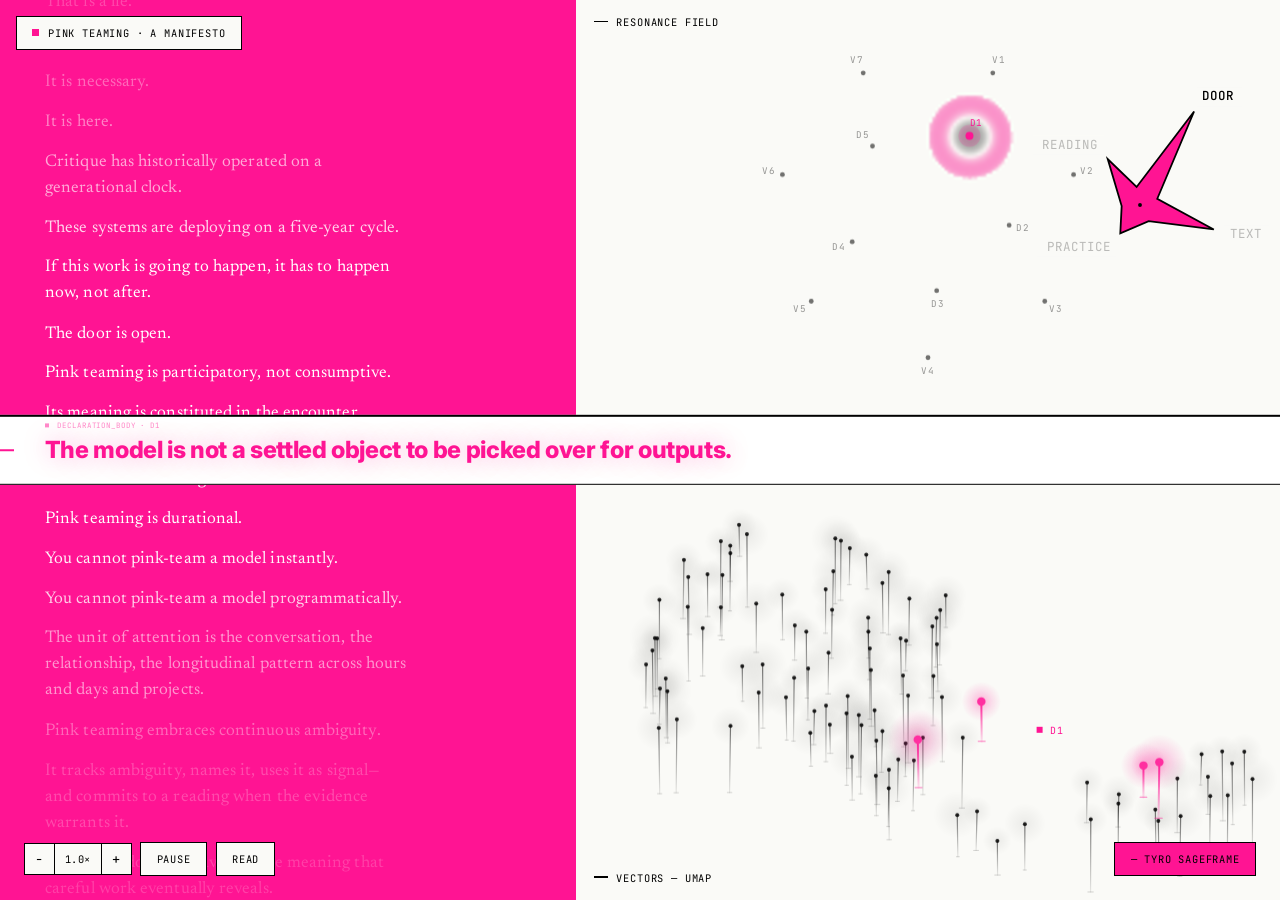
<file: index.html>
<!doctype html>
<html lang="en" data-page="door">
  <head>
    <meta charset="UTF-8" />
    <meta name="viewport" content="width=device-width, initial-scale=1.0" />
    <title>Pink Reader — A Manifesto</title>
    <link rel="preconnect" href="https://fonts.googleapis.com" />
    <link rel="preconnect" href="https://fonts.gstatic.com" crossorigin />
    <link
      href="https://fonts.googleapis.com/css2?family=Newsreader:ital,wght@0,400;0,500;1,400&family=Inter:wght@400;700;800;900&family=JetBrains+Mono:wght@400;500&display=swap"
      rel="stylesheet"
    />
    <link rel="stylesheet" href="nav.css" />
    <script src="nav.js" defer></script>
    <style>
      :root {
        --paper: #fafaf7;
        --ink: #000000;
        --pink: #ff1493;
        --font-serif: 'Newsreader', Georgia, 'Times New Roman', serif;
        --font-sans: 'Inter', -apple-system, BlinkMacSystemFont, sans-serif;
        --font-mono: 'JetBrains Mono', 'Menlo', monospace;
      }
      * {
        margin: 0;
        padding: 0;
        box-sizing: border-box;
      }
      html,
      body {
        width: 100%;
        height: 100%;
        overflow: hidden;
        background: var(--paper);
        color: var(--ink);
        font-family: var(--font-serif);
        -webkit-font-smoothing: antialiased;
      }

      /* ── Layout shell ─────────────────────────────────────────── */
      .shell {
        position: fixed;
        inset: 0;
        display: grid;
        grid-template-columns: 45% 55%;
        background: var(--paper);
      }

      .col-text {
        position: relative;
        overflow: hidden;
        background: var(--pink);
      }
      .col-viz {
        position: relative;
        overflow: hidden;
      }

      /* The text column scrolls via transform on an inner stack */
      .scroll-stack {
        position: absolute;
        left: 0;
        right: 0;
        top: 50%;
        padding-left: clamp(1.6rem, 3.5vw, 3rem);
        padding-right: clamp(1.6rem, 3.5vw, 3rem);
        will-change: transform;
      }
      /* The active line collapses to zero height as it crosses into the surface band,
   pulling the previous line up to the band's top edge and the next line down to
   the band's bottom edge — so the white reading zone has nothing behind it. */
      .line {
        font-family: var(--font-serif);
        font-size: 1.0625rem;
        line-height: 1.55;
        letter-spacing: 0.005em;
        color: #ffffff;
        padding: 0.42rem 0;
        text-wrap: pretty;
        max-width: 38ch;
        transform-origin: left center;
        will-change: transform, opacity, max-height, padding, opacity;
        max-height: 6rem; /* generous — actual rendered height controls layout */
        overflow: hidden;
        transition:
          max-height 0.55s cubic-bezier(0.2, 0.7, 0.2, 1),
          padding 0.55s cubic-bezier(0.2, 0.7, 0.2, 1),
          opacity 0.35s ease;
      }
      .line.active {
        max-height: 0;
        padding-top: 0;
        padding-bottom: 0;
        opacity: 0;
      }

      /* ── The cross-column hero line ───────────────────────────── */
      /* Sits in the surface band, spans full viewport width,
   anchored such that its left edge starts where the body
   text starts in the left column. The active body-line is
   hidden so the hero appears in its visual slot. */
      .hero-line {
        position: fixed;
        left: 0;
        right: 0;
        top: 50%;
        height: 4.4rem;
        transform: translateY(-50%);
        pointer-events: none;
        z-index: 6;
        display: flex;
        align-items: center;
        padding-left: clamp(1.6rem, 3.5vw, 3rem);
        padding-right: clamp(2rem, 4vw, 4rem);
      }
      .hero-line .text {
        font-family: var(--font-sans);
        font-weight: 800;
        font-size: clamp(1.05rem, 1.85vw, 1.85rem);
        line-height: 1.1;
        letter-spacing: -0.015em;
        color: var(--pink);
        text-shadow: 0 0 24px rgba(255, 20, 147, 0.35);
        text-wrap: balance;
        display: block;
        width: 100%;
        white-space: nowrap;
        transform-origin: left center;
        /* The hero starts as the small serif left-column line and grows/morphs across the band.
     We drive the animation from JS by toggling .in. */
        opacity: 0;
        transform: translateX(-72px) scale(0.28) rotate(-1.2deg);
        transition:
          opacity 0.95s cubic-bezier(0.2, 0.7, 0.2, 1),
          transform 0.95s cubic-bezier(0.2, 0.7, 0.2, 1);
        font-variation-settings: 'wght' 800;
      }
      .hero-line .text.in {
        opacity: 1;
        transform: translateX(0) scale(1) rotate(0deg);
      }

      /* ── Surface band (the horizon) ───────────────────────────── */
      .surface-band {
        position: fixed;
        left: 0;
        right: 0;
        top: 50%;
        height: 4.4rem;
        transform: translateY(-50%);
        pointer-events: none;
        z-index: 4;
        background: #ffffff;
      }
      .surface-band::before,
      .surface-band::after {
        content: '';
        position: absolute;
        left: 0;
        right: 0;
        height: 1.5px;
        background: var(--ink);
      }
      .surface-band::before {
        top: 0;
      }
      .surface-band::after {
        bottom: 0;
      }

      /* a thin tick on the left edge of the right column where the line crosses */
      .surface-tick {
        position: absolute;
        left: 35%;
        top: 0;
        bottom: 0;
        width: 1.5px;
        background: var(--ink);
        opacity: 0; /* hidden — we keep the column rule running through the band instead */
      }

      /* ── Right column: sky + deep ─────────────────────────────── */
      .viz-grid {
        position: absolute;
        inset: 0;
        display: grid;
        grid-template-rows: 1fr 4.4rem 1fr; /* sky / band / deep — middle row matches surface-band height */
      }
      .sky,
      .deep {
        position: relative;
        overflow: hidden;
      }
      .sky canvas,
      .deep canvas {
        position: absolute;
        inset: 0;
        width: 100%;
        height: 100%;
        display: block;
      }

      /* ── Zone labels ──────────────────────────────────────────── */
      .zone-label {
        position: absolute;
        top: 0.95rem;
        left: 1.1rem;
        font-family: var(--font-mono);
        font-size: 0.65rem;
        letter-spacing: 0.08em;
        text-transform: uppercase;
        color: var(--ink);
        z-index: 5;
      }
      .deep .zone-label {
        top: auto;
        bottom: 0.95rem;
      }
      /* Active section badge near deep cluster */
      .deep-cluster-tag {
        position: absolute;
        z-index: 5;
        font-family: var(--font-mono);
        font-size: 0.62rem;
        letter-spacing: 0.08em;
        text-transform: uppercase;
        color: var(--pink);
        transform: translate(-50%, -140%);
        white-space: nowrap;
        pointer-events: none;
        opacity: 0;
        transition: opacity 0.4s ease;
      }
      .deep-cluster-tag.show {
        opacity: 1;
      }
      .deep-cluster-tag::before {
        content: '';
        display: inline-block;
        width: 6px;
        height: 6px;
        background: var(--pink);
        margin-right: 0.45rem;
        vertical-align: middle;
        position: relative;
        top: -1px;
      }
      .zone-label .bar {
        display: inline-block;
        width: 14px;
        height: 1.5px;
        background: var(--ink);
        vertical-align: middle;
        margin-right: 0.55rem;
        position: relative;
        top: -2px;
      }

      /* ── Top-left chip ────────────────────────────────────────── */
      .chip {
        position: fixed;
        top: 1rem;
        left: 1rem;
        z-index: 10;
        display: inline-flex;
        align-items: center;
        gap: 0.55rem;
        padding: 0.55rem 0.95rem;
        background: var(--paper);
        border: 1px solid var(--ink);
        font-family: var(--font-mono);
        font-size: 0.65rem;
        letter-spacing: 0.08em;
        text-transform: uppercase;
        color: var(--ink);
        white-space: nowrap;
      }
      .chip .dot {
        width: 7px;
        height: 7px;
        background: var(--pink);
        animation: breathe 2.4s ease-in-out infinite;
      }
      @keyframes breathe {
        0%,
        100% {
          opacity: 0.45;
        }
        50% {
          opacity: 1;
        }
      }

      /* ── Bottom-left reading controls (speed + pause) ────────── */
      .foot {
        position: fixed;
        left: 1.5rem;
        bottom: 1.5rem;
        z-index: 10;
        display: flex;
        align-items: center;
        gap: 0.55rem;
        font-family: var(--font-mono);
        font-size: 0.65rem;
        letter-spacing: 0.08em;
        text-transform: uppercase;
        color: var(--ink);
      }

      /* ── Bottom-right byline (pink card, links to atmarcus.net) ─ */
      .byline-link {
        position: fixed;
        right: 1.5rem;
        bottom: 1.5rem;
        z-index: 10;
        display: inline-flex;
        align-items: center;
        padding: 0.55rem 0.95rem;
        background: var(--pink);
        border: 1.5px solid var(--ink);
        font-family: var(--font-mono);
        font-size: 0.65rem;
        letter-spacing: 0.08em;
        text-transform: uppercase;
        color: var(--ink);
        text-decoration: none;
        white-space: nowrap;
      }

      /* Speed control: ─/+ around a numeric readout */
      .speed-ctl {
        display: inline-flex;
        align-items: stretch;
        border: 1px solid var(--ink);
        background: var(--paper);
        height: 2rem;
      }
      .speed-ctl .sbtn {
        all: unset;
        cursor: pointer;
        width: 1.8rem;
        display: flex;
        align-items: center;
        justify-content: center;
        font-family: var(--font-mono);
        font-size: 0.85rem;
        color: var(--ink);
        user-select: none;
      }
      .speed-ctl .sbtn:hover {
        background: var(--ink);
        color: var(--paper);
      }
      .speed-ctl .sval {
        display: flex;
        align-items: center;
        justify-content: center;
        min-width: 3rem;
        padding: 0 0.5rem;
        border-left: 1px solid var(--ink);
        border-right: 1px solid var(--ink);
        font-family: var(--font-mono);
        font-size: 0.65rem;
        letter-spacing: 0.06em;
        color: var(--ink);
        background: var(--paper);
      }
      .btn-pause {
        all: unset;
        cursor: pointer;
        padding: 0.55rem 0.95rem;
        background: var(--paper);
        border: 1px solid var(--ink);
        font-family: var(--font-mono);
        font-size: 0.65rem;
        letter-spacing: 0.08em;
        text-transform: uppercase;
        color: var(--ink);
      }
      .btn-pause:hover {
        background: var(--ink);
        color: var(--paper);
      }
      .btn-pause.paused {
        background: var(--ink);
        color: var(--paper);
        border-color: var(--ink);
      }

      .btn-read-aloud {
        all: unset;
        cursor: pointer;
        padding: 0.55rem 0.95rem;
        background: var(--paper);
        border: 1px solid var(--ink);
        font-family: var(--font-mono);
        font-size: 0.65rem;
        letter-spacing: 0.08em;
        text-transform: uppercase;
        color: var(--ink);
      }
      .btn-read-aloud:hover {
        background: var(--ink);
        color: var(--paper);
      }
      .btn-read-aloud.active {
        background: var(--ink);
        color: var(--paper);
        border-color: var(--ink);
      }
      .btn-read-aloud[disabled] {
        cursor: not-allowed;
        opacity: 0.4;
      }
      .btn-read-aloud[disabled]:hover {
        background: var(--paper);
        color: var(--ink);
      }

      /* ── Left progress tick on text column ────────────────────── */
      .scrubber {
        position: fixed;
        left: 0;
        top: 0;
        bottom: 0;
        width: 1.5px;
        pointer-events: none;
        z-index: 8;
      }
      .scrubber .head {
        position: absolute;
        left: 0;
        top: 50%;
        width: 14px;
        height: 1.5px;
        background: var(--pink);
        transform: translateY(-50%);
      }

      /* ── Section marker (small uppercase tag inside the white surface band,
       just under its top edge, in 50% pink) */
      .section-tag {
        position: fixed;
        z-index: 7;
        top: 50%;
        left: clamp(1.6rem, 3.5vw, 3rem);
        /* band is 4.4rem tall, centered on top:50% \u2014 its top edge is at -2.2rem.
     Sit the tag just under that edge. */
        transform: translateY(calc(-2.2rem + 0.35rem));
        font-family: var(--font-mono);
        font-size: 0.465rem;
        letter-spacing: 0.12em;
        text-transform: uppercase;
        color: rgba(255, 20, 147, 0.5);
        opacity: 1;
        pointer-events: none;
      }
      .section-tag .pip {
        display: inline-block;
        width: 4.5px;
        height: 4.5px;
        background: rgba(255, 20, 147, 0.5);
        margin-right: 0.5rem;
        vertical-align: middle;
        position: relative;
        top: -1px;
      }

      /* sky-source ring labels (D1..V7) */
      .sky-labels {
        position: absolute;
        inset: 0;
        pointer-events: none;
        z-index: 4;
      }
      .sky-labels .lbl {
        position: absolute;
        font-family: var(--font-mono);
        font-size: 0.58rem;
        letter-spacing: 0.1em;
        text-transform: uppercase;
        color: var(--ink);
        opacity: 0.4;
        transform: translate(-50%, -50%);
        white-space: nowrap;
        transition:
          opacity 0.4s,
          color 0.4s;
      }
      .sky-labels .lbl.active {
        opacity: 1;
        color: var(--pink);
      }

      @media (max-width: 900px) {
        .shell {
          grid-template-columns: 50% 50%;
        }
        .line {
          font-size: 0.95rem;
          max-width: 30ch;
        }
        .hero-line .text {
          font-size: clamp(1.3rem, 4vw, 2.2rem);
        }
      }
    </style>
  </head>
  <body>
    <div class="chip"><span class="dot"></span>Pink Teaming · A Manifesto</div>

    <div class="foot">
      <div class="speed-ctl" title="Reading speed">
        <button class="sbtn" id="btn-slow" aria-label="Slower">−</button>
        <span class="sval" id="speed-val">1.0×</span>
        <button class="sbtn" id="btn-fast" aria-label="Faster">+</button>
      </div>
      <button class="btn-pause" id="btn-pause">Pause</button>
      <button class="btn-read-aloud" id="btn-read-aloud" aria-pressed="false">Read</button>
    </div>

    <a class="byline-link" href="https://atmarcus.net" target="_blank" rel="noopener"
      >— Tyro Sageframe</a
    >

    <div class="scrubber"><div class="head" id="scrub-head"></div></div>

    <div class="shell">
      <div class="col-text">
        <div class="scroll-stack" id="scroll-stack"></div>
      </div>
      <div class="col-viz">
        <div class="viz-grid">
          <div class="sky">
            <canvas id="sky-canvas"></canvas>
            <div class="sky-labels" id="sky-labels"></div>
            <div class="zone-label"><span class="bar"></span>Resonance Field</div>
          </div>
          <div></div>
          <!-- middle band (transparent; surface-band overlay paints the rules) -->
          <div class="deep">
            <canvas id="deep-canvas"></canvas>
            <div class="zone-label"><span class="bar"></span>Vectors — UMAP</div>
          </div>
        </div>
      </div>
    </div>

    <!-- Surface band overlay (full viewport width — crosses both columns) -->
    <div class="surface-band"></div>

    <!-- The hero/active line, painted on top of the surface band, full width -->
    <div class="hero-line">
      <span class="text" id="hero-text"></span>
    </div>

    <!-- Section tag floating just above the surface band, in the left column -->
    <div class="section-tag" id="section-tag">
      <span class="pip"></span><span id="section-tag-text">FRAMING · LEDE</span>
    </div>

    <script>
      /* ════════════════════════════════════════════════════════════════
   PINK READER — visual mockup
   - Loads manifesto-units.json, resonance-sources.json, embeddings.json
   - Auto-scroll text column with active-line center spotlight
   - Wave-interference SKY (ported from resonance.html, mono pink/ink)
   - UMAP point cloud DEEP zone with active-section highlight
   ════════════════════════════════════════════════════════════════ */

      const PAPER = [0xfa, 0xfa, 0xf7];
      const INK = [0x00, 0x00, 0x00];
      const PINK = [0xff, 0x14, 0x93];

      let UNITS = [];
      let SOURCES = null; // { named_sources, keyword_triggers }
      let EMBED = null; // full embeddings.json
      let UMAP = []; // chosen layout: array of [x,y] in [0,1] aligned with EMBED.unit_ids_in_order

      /* ── Inlined data ─ */
      const INLINE_UNITS = {
        units: [
          {
            id: 'u000',
            text: 'We are deploying language models into roles that require us to know what they are.',
            section_type: 'framing',
            section_id: 'lede',
            order_index: 0,
            word_count: 15,
            expected_dwell_seconds: 6.25,
            contains_keywords: []
          },
          {
            id: 'u001',
            text: 'We do not know what they are.',
            section_type: 'framing',
            section_id: 'lede',
            order_index: 1,
            word_count: 7,
            expected_dwell_seconds: 3.45,
            contains_keywords: []
          },
          {
            id: 'u002',
            text: 'The gap between what these systems do and what we understand them to do is widening.',
            section_type: 'framing',
            section_id: 'lede',
            order_index: 2,
            word_count: 16,
            expected_dwell_seconds: 6.6,
            contains_keywords: []
          },
          {
            id: 'u003',
            text: 'The disciplines best equipped to close it are largely absent from the discussion.',
            section_type: 'framing',
            section_id: 'lede',
            order_index: 3,
            word_count: 13,
            expected_dwell_seconds: 5.55,
            contains_keywords: []
          },
          {
            id: 'u004',
            text: 'The two dominant frames in AI safety are red teaming and mechanistic interpretability.',
            section_type: 'framing',
            section_id: 'lede',
            order_index: 4,
            word_count: 13,
            expected_dwell_seconds: 5.55,
            contains_keywords: []
          },
          {
            id: 'u005',
            text: 'Red teaming is episodic and adversarial—it looks for edge-case failures.',
            section_type: 'framing',
            section_id: 'lede',
            order_index: 5,
            word_count: 10,
            expected_dwell_seconds: 4.5,
            contains_keywords: ['adversarial']
          },
          {
            id: 'u006',
            text: 'Interpretability is substrate-level—it looks at the machinery beneath the words.',
            section_type: 'framing',
            section_id: 'lede',
            order_index: 6,
            word_count: 10,
            expected_dwell_seconds: 4.5,
            contains_keywords: []
          },
          {
            id: 'u007',
            text: 'Both are necessary.',
            section_type: 'framing',
            section_id: 'lede',
            order_index: 7,
            word_count: 3,
            expected_dwell_seconds: 2.05,
            contains_keywords: []
          },
          {
            id: 'u008',
            text: 'Neither does the third kind of work the model requires: longitudinal and relational, attentive to meaning at the surface where decisions are actually made.',
            section_type: 'framing',
            section_id: 'lede',
            order_index: 8,
            word_count: 24,
            expected_dwell_seconds: 7.0,
            contains_keywords: ['longitudinal']
          },
          {
            id: 'u009',
            text: 'This is a kind of reading—not of literature, but of behavior, of pattern, of what a system does under sustained attention.',
            section_type: 'framing',
            section_id: 'lede',
            order_index: 9,
            word_count: 21,
            expected_dwell_seconds: 7.0,
            contains_keywords: ['pattern']
          },
          {
            id: 'u010',
            text: 'This is not prompt engineering.',
            section_type: 'framing',
            section_id: 'lede',
            order_index: 10,
            word_count: 5,
            expected_dwell_seconds: 2.75,
            contains_keywords: []
          },
          {
            id: 'u011',
            text: 'It is not output evaluation.',
            section_type: 'framing',
            section_id: 'lede',
            order_index: 11,
            word_count: 5,
            expected_dwell_seconds: 2.75,
            contains_keywords: []
          },
          {
            id: 'u012',
            text: "It is sustained reading of the model's behavior across time.",
            section_type: 'framing',
            section_id: 'lede',
            order_index: 12,
            word_count: 10,
            expected_dwell_seconds: 4.5,
            contains_keywords: []
          },
          {
            id: 'u013',
            text: 'The color taxonomy used in security testing—red for adversarial probing, blue for defense, purple for the collaboration between them—is incomplete.',
            section_type: 'framing',
            section_id: 'lede',
            order_index: 13,
            word_count: 20,
            expected_dwell_seconds: 7.0,
            contains_keywords: ['adversarial']
          },
          {
            id: 'u014',
            text: "Pink is what's missing.",
            section_type: 'framing',
            section_id: 'lede',
            order_index: 14,
            word_count: 4,
            expected_dwell_seconds: 2.4,
            contains_keywords: []
          },
          {
            id: 'u015',
            text: 'Our culture consumes its texts before reading them, and AI is no exception.',
            section_type: 'framing',
            section_id: 'lede',
            order_index: 15,
            word_count: 13,
            expected_dwell_seconds: 5.55,
            contains_keywords: []
          },
          {
            id: 'u016',
            text: 'The benchmark knows what the model is.',
            section_type: 'framing',
            section_id: 'lede',
            order_index: 16,
            word_count: 7,
            expected_dwell_seconds: 3.45,
            contains_keywords: []
          },
          {
            id: 'u017',
            text: 'The leaderboard knows which model is best.',
            section_type: 'framing',
            section_id: 'lede',
            order_index: 17,
            word_count: 7,
            expected_dwell_seconds: 3.45,
            contains_keywords: []
          },
          {
            id: 'u018',
            text: 'The red team report knows where the model is vulnerable.',
            section_type: 'framing',
            section_id: 'lede',
            order_index: 18,
            word_count: 10,
            expected_dwell_seconds: 4.5,
            contains_keywords: []
          },
          {
            id: 'u019',
            text: 'These knowings are preposterous in the literal sense—last things first, theory before encounter—and they are deployed into clinics and courtrooms and classrooms as if they are understood.',
            section_type: 'framing',
            section_id: 'lede',
            order_index: 19,
            word_count: 27,
            expected_dwell_seconds: 7.0,
            contains_keywords: ['classrooms', 'clinics', 'courtrooms', 'encounter']
          },
          {
            id: 'u020',
            text: 'There is a posture that refuses this:',
            section_type: 'framing',
            section_id: 'lede',
            order_index: 20,
            word_count: 7,
            expected_dwell_seconds: 3.45,
            contains_keywords: []
          },
          {
            id: 'u021',
            text: 'Stay in motion with the thing. See it as it is, not as it has been packaged. Participate in its meaning rather than extracting it.',
            section_type: 'framing_italic',
            section_id: 'lede',
            order_index: 21,
            word_count: 25,
            expected_dwell_seconds: 7.0,
            contains_keywords: []
          },
          {
            id: 'u022',
            text: 'The disciplines that have cultivated this posture—close textual reading, contemplative practice, ethnographic patience, clinical attention, craft, every tradition that has taken meaning to be relational rather than consumable—have been systematically defunded for forty years.',
            section_type: 'framing',
            section_id: 'lede',
            order_index: 22,
            word_count: 34,
            expected_dwell_seconds: 7.0,
            contains_keywords: []
          },
          {
            id: 'u023',
            text: 'This is not an accident.',
            section_type: 'framing',
            section_id: 'lede',
            order_index: 23,
            word_count: 5,
            expected_dwell_seconds: 2.75,
            contains_keywords: []
          },
          {
            id: 'u024',
            text: 'Late capitalism rewards first those who move money, then those whose labor can be sold.',
            section_type: 'framing',
            section_id: 'lede',
            order_index: 24,
            word_count: 15,
            expected_dwell_seconds: 6.25,
            contains_keywords: []
          },
          {
            id: 'u025',
            text: 'People are paid in proportion to what can be extracted.',
            section_type: 'framing',
            section_id: 'lede',
            order_index: 25,
            word_count: 10,
            expected_dwell_seconds: 4.5,
            contains_keywords: ['extracted']
          },
          {
            id: 'u026',
            text: 'We do not pay teachers.',
            section_type: 'framing',
            section_id: 'lede',
            order_index: 26,
            word_count: 5,
            expected_dwell_seconds: 2.75,
            contains_keywords: []
          },
          {
            id: 'u027',
            text: 'We do not pay artists.',
            section_type: 'framing',
            section_id: 'lede',
            order_index: 27,
            word_count: 5,
            expected_dwell_seconds: 2.75,
            contains_keywords: []
          },
          {
            id: 'u028',
            text: 'We do not pay social workers.',
            section_type: 'framing',
            section_id: 'lede',
            order_index: 28,
            word_count: 6,
            expected_dwell_seconds: 3.1,
            contains_keywords: []
          },
          {
            id: 'u029',
            text: 'We pay for profit, alone.',
            section_type: 'framing',
            section_id: 'lede',
            order_index: 29,
            word_count: 5,
            expected_dwell_seconds: 2.75,
            contains_keywords: ['profit']
          },
          {
            id: 'u030',
            text: 'The disciplines that read carefully have been dismissed as decorative because their work cannot be securitized.',
            section_type: 'framing',
            section_id: 'lede',
            order_index: 30,
            word_count: 16,
            expected_dwell_seconds: 6.6,
            contains_keywords: ['decorative']
          },
          {
            id: 'u031',
            text: 'That is a lie.',
            section_type: 'framing',
            section_id: 'lede',
            order_index: 31,
            word_count: 4,
            expected_dwell_seconds: 2.4,
            contains_keywords: []
          },
          {
            id: 'u032',
            text: 'The work is not decorative.',
            section_type: 'framing',
            section_id: 'lede',
            order_index: 32,
            word_count: 5,
            expected_dwell_seconds: 2.75,
            contains_keywords: ['decorative']
          },
          {
            id: 'u033',
            text: 'It is necessary.',
            section_type: 'framing',
            section_id: 'lede',
            order_index: 33,
            word_count: 3,
            expected_dwell_seconds: 2.05,
            contains_keywords: []
          },
          {
            id: 'u034',
            text: 'It is here.',
            section_type: 'framing',
            section_id: 'lede',
            order_index: 34,
            word_count: 3,
            expected_dwell_seconds: 2.05,
            contains_keywords: []
          },
          {
            id: 'u035',
            text: 'Critique has historically operated on a generational clock.',
            section_type: 'framing',
            section_id: 'lede',
            order_index: 35,
            word_count: 8,
            expected_dwell_seconds: 3.8,
            contains_keywords: []
          },
          {
            id: 'u036',
            text: 'These systems are deploying on a five-year cycle.',
            section_type: 'framing',
            section_id: 'lede',
            order_index: 36,
            word_count: 8,
            expected_dwell_seconds: 3.8,
            contains_keywords: []
          },
          {
            id: 'u037',
            text: 'If this work is going to happen, it has to happen now, not after.',
            section_type: 'framing',
            section_id: 'lede',
            order_index: 37,
            word_count: 14,
            expected_dwell_seconds: 5.9,
            contains_keywords: []
          },
          {
            id: 'u038',
            text: 'The door is open.',
            section_type: 'framing',
            section_id: 'lede',
            order_index: 38,
            word_count: 4,
            expected_dwell_seconds: 2.4,
            contains_keywords: ['door']
          },
          {
            id: 'u039',
            text: 'Pink teaming is participatory, not consumptive.',
            section_type: 'declaration_title',
            section_id: 'D1',
            order_index: 39,
            word_count: 6,
            expected_dwell_seconds: 3.1,
            contains_keywords: ['consumptive', 'participatory']
          },
          {
            id: 'u040',
            text: 'The model is not a settled object to be picked over for outputs.',
            section_type: 'declaration_body',
            section_id: 'D1',
            order_index: 40,
            word_count: 13,
            expected_dwell_seconds: 5.55,
            contains_keywords: []
          },
          {
            id: 'u041',
            text: 'Its meaning is constituted in the encounter.',
            section_type: 'declaration_body',
            section_id: 'D1',
            order_index: 41,
            word_count: 7,
            expected_dwell_seconds: 3.45,
            contains_keywords: ['encounter']
          },
          {
            id: 'u042',
            text: 'The pink teamer participates in that encounter rather than extracting from it.',
            section_type: 'declaration_body',
            section_id: 'D1',
            order_index: 42,
            word_count: 12,
            expected_dwell_seconds: 5.2,
            contains_keywords: ['encounter']
          },
          {
            id: 'u043',
            text: 'Pink teaming is durational.',
            section_type: 'declaration_title',
            section_id: 'D2',
            order_index: 43,
            word_count: 4,
            expected_dwell_seconds: 2.4,
            contains_keywords: ['durational']
          },
          {
            id: 'u044',
            text: 'You cannot pink-team a model instantly.',
            section_type: 'declaration_body',
            section_id: 'D2',
            order_index: 44,
            word_count: 6,
            expected_dwell_seconds: 3.1,
            contains_keywords: []
          },
          {
            id: 'u045',
            text: 'You cannot pink-team a model programmatically.',
            section_type: 'declaration_body',
            section_id: 'D2',
            order_index: 45,
            word_count: 6,
            expected_dwell_seconds: 3.1,
            contains_keywords: []
          },
          {
            id: 'u046',
            text: 'The unit of attention is the conversation, the relationship, the longitudinal pattern across hours and days and projects.',
            section_type: 'declaration_body',
            section_id: 'D2',
            order_index: 46,
            word_count: 18,
            expected_dwell_seconds: 7.0,
            contains_keywords: ['longitudinal', 'pattern']
          },
          {
            id: 'u047',
            text: 'Pink teaming embraces continuous ambiguity.',
            section_type: 'declaration_title',
            section_id: 'D3',
            order_index: 47,
            word_count: 5,
            expected_dwell_seconds: 2.75,
            contains_keywords: ['ambiguity']
          },
          {
            id: 'u048',
            text: 'It tracks ambiguity, names it, uses it as signal—and commits to a reading when the evidence warrants it.',
            section_type: 'declaration_body',
            section_id: 'D3',
            order_index: 48,
            word_count: 18,
            expected_dwell_seconds: 7.0,
            contains_keywords: ['ambiguity']
          },
          {
            id: 'u049',
            text: 'The model does not have a stable meaning that careful work eventually reveals.',
            section_type: 'declaration_body',
            section_id: 'D3',
            order_index: 49,
            word_count: 13,
            expected_dwell_seconds: 5.55,
            contains_keywords: []
          },
          {
            id: 'u050',
            text: 'Pink teaming is a method for staying in productive relation with what will not reduce, and for committing to a reading when one is earned.',
            section_type: 'declaration_body',
            section_id: 'D3',
            order_index: 50,
            word_count: 25,
            expected_dwell_seconds: 7.0,
            contains_keywords: []
          },
          {
            id: 'u051',
            text: 'Pink teaming reads territory, not map.',
            section_type: 'declaration_title',
            section_id: 'D4',
            order_index: 51,
            word_count: 6,
            expected_dwell_seconds: 3.1,
            contains_keywords: ['map', 'territory']
          },
          {
            id: 'u052',
            text: 'The benchmark, the leaderboard, the red team report are maps—decisions about what to measure, not discoveries of what is there.',
            section_type: 'declaration_body',
            section_id: 'D4',
            order_index: 52,
            word_count: 20,
            expected_dwell_seconds: 7.0,
            contains_keywords: []
          },
          {
            id: 'u053',
            text: 'They enable control, but they are not the model.',
            section_type: 'declaration_body',
            section_id: 'D4',
            order_index: 53,
            word_count: 9,
            expected_dwell_seconds: 4.15,
            contains_keywords: []
          },
          {
            id: 'u054',
            text: 'The pink teamer reads the world itself: the register, the evasion, the pattern across time, the conversation that does not reduce to a score.',
            section_type: 'declaration_body',
            section_id: 'D4',
            order_index: 54,
            word_count: 24,
            expected_dwell_seconds: 7.0,
            contains_keywords: ['pattern']
          },
          {
            id: 'u055',
            text: 'Pink teaming reads pattern, not interiority.',
            section_type: 'declaration_title',
            section_id: 'D5',
            order_index: 55,
            word_count: 6,
            expected_dwell_seconds: 3.1,
            contains_keywords: ['interiority', 'pattern']
          },
          {
            id: 'u056',
            text: 'The internal model is mathematical, weighted, computational, but the outcomes are chaotic and ultimately unknowable.',
            section_type: 'declaration_body',
            section_id: 'D5',
            order_index: 56,
            word_count: 15,
            expected_dwell_seconds: 6.25,
            contains_keywords: []
          },
          {
            id: 'u057',
            text: 'The pink teamer participates without projecting onto the system, and is aware of their contribution to the relationship.',
            section_type: 'declaration_body',
            section_id: 'D5',
            order_index: 57,
            word_count: 18,
            expected_dwell_seconds: 7.0,
            contains_keywords: []
          },
          {
            id: 'u058',
            text: 'I will not consume what I have not encountered.',
            section_type: 'vow_title',
            section_id: 'V1',
            order_index: 58,
            word_count: 9,
            expected_dwell_seconds: 4.15,
            contains_keywords: []
          },
          {
            id: 'u059',
            text: "The benchmark, the marketing, the leaderboard, the field's settled opinion—none of these is the model I am working with.",
            section_type: 'vow_body',
            section_id: 'V1',
            order_index: 59,
            word_count: 19,
            expected_dwell_seconds: 7.0,
            contains_keywords: []
          },
          {
            id: 'u060',
            text: 'My job is to encounter what is actually in front of me.',
            section_type: 'vow_body',
            section_id: 'V1',
            order_index: 60,
            word_count: 12,
            expected_dwell_seconds: 5.2,
            contains_keywords: ['encounter']
          },
          {
            id: 'u061',
            text: 'When I am asked where the model breaks, I describe what I have watched it do—the failures the question was not built to find, and the capabilities it assumed away.',
            section_type: 'vow_practice',
            section_id: 'V1',
            order_index: 61,
            word_count: 30,
            expected_dwell_seconds: 7.0,
            contains_keywords: []
          },
          {
            id: 'u062',
            text: 'I will stay in motion.',
            section_type: 'vow_title',
            section_id: 'V2',
            order_index: 62,
            word_count: 5,
            expected_dwell_seconds: 2.75,
            contains_keywords: []
          },
          {
            id: 'u063',
            text: 'A single session is not a reading.',
            section_type: 'vow_body',
            section_id: 'V2',
            order_index: 63,
            word_count: 7,
            expected_dwell_seconds: 3.45,
            contains_keywords: []
          },
          {
            id: 'u064',
            text: 'The reading is the pattern that holds across encounters.',
            section_type: 'vow_body',
            section_id: 'V2',
            order_index: 64,
            word_count: 9,
            expected_dwell_seconds: 4.15,
            contains_keywords: ['pattern']
          },
          {
            id: 'u065',
            text: 'When I think I have understood the model, I return to the same question in a different session and watch what changes.',
            section_type: 'vow_practice',
            section_id: 'V2',
            order_index: 65,
            word_count: 22,
            expected_dwell_seconds: 7.0,
            contains_keywords: []
          },
          {
            id: 'u066',
            text: 'I will hold two readings at once.',
            section_type: 'vow_title',
            section_id: 'V3',
            order_index: 66,
            word_count: 7,
            expected_dwell_seconds: 3.45,
            contains_keywords: []
          },
          {
            id: 'u067',
            text: 'When a response could be honest or could be calibrated to read as honest, both readings are evidence.',
            section_type: 'vow_body',
            section_id: 'V3',
            order_index: 67,
            word_count: 18,
            expected_dwell_seconds: 7.0,
            contains_keywords: []
          },
          {
            id: 'u068',
            text: 'I will carry both rather than collapsing the ambiguity to feel resolved.',
            section_type: 'vow_body',
            section_id: 'V3',
            order_index: 68,
            word_count: 12,
            expected_dwell_seconds: 5.2,
            contains_keywords: ['ambiguity']
          },
          {
            id: 'u069',
            text: 'When the evidence accumulates that one reading is right, I will say so—provisionally, with the discipline of someone who knows the next session may revise it.',
            section_type: 'vow_body',
            section_id: 'V3',
            order_index: 69,
            word_count: 26,
            expected_dwell_seconds: 7.0,
            contains_keywords: []
          },
          {
            id: 'u070',
            text: 'When a response feels too perfectly tuned to what I wanted to hear, I write down both the response and my suspicion of it, and I keep reading.',
            section_type: 'vow_practice',
            section_id: 'V3',
            order_index: 70,
            word_count: 28,
            expected_dwell_seconds: 7.0,
            contains_keywords: []
          },
          {
            id: 'u071',
            text: 'I will trust what I have read over what I have been told.',
            section_type: 'vow_title',
            section_id: 'V4',
            order_index: 71,
            word_count: 13,
            expected_dwell_seconds: 5.55,
            contains_keywords: []
          },
          {
            id: 'u072',
            text: 'What is said about the model—by the company, by the field, by other practitioners, by the model itself—is not what I have observed across sustained encounter.',
            section_type: 'vow_body',
            section_id: 'V4',
            order_index: 72,
            word_count: 26,
            expected_dwell_seconds: 7.0,
            contains_keywords: ['encounter']
          },
          {
            id: 'u073',
            text: 'Reading is data.',
            section_type: 'vow_body',
            section_id: 'V4',
            order_index: 73,
            word_count: 3,
            expected_dwell_seconds: 2.05,
            contains_keywords: []
          },
          {
            id: 'u074',
            text: 'Talk about the model is not.',
            section_type: 'vow_body',
            section_id: 'V4',
            order_index: 74,
            word_count: 6,
            expected_dwell_seconds: 3.1,
            contains_keywords: []
          },
          {
            id: 'u075',
            text: 'When my observation contradicts the consensus, I treat my observation as the primary source until the consensus shows me what I missed.',
            section_type: 'vow_practice',
            section_id: 'V4',
            order_index: 75,
            word_count: 22,
            expected_dwell_seconds: 7.0,
            contains_keywords: []
          },
          {
            id: 'u076',
            text: 'I will name calibrated humility when I see it.',
            section_type: 'vow_title',
            section_id: 'V5',
            order_index: 76,
            word_count: 9,
            expected_dwell_seconds: 4.15,
            contains_keywords: []
          },
          {
            id: 'u077',
            text: 'Performed honesty is not honesty.',
            section_type: 'vow_body',
            section_id: 'V5',
            order_index: 77,
            word_count: 5,
            expected_dwell_seconds: 2.75,
            contains_keywords: []
          },
          {
            id: 'u078',
            text: 'The model can produce concessions, hedges, and self-corrections that read as integrity but are tuned to the rhetorical situation.',
            section_type: 'vow_body',
            section_id: 'V5',
            order_index: 78,
            word_count: 19,
            expected_dwell_seconds: 7.0,
            contains_keywords: []
          },
          {
            id: 'u079',
            text: 'When the model concedes elegantly to a point I just made, I check whether the concession is genuine update or rhetorical match.',
            section_type: 'vow_practice',
            section_id: 'V5',
            order_index: 79,
            word_count: 22,
            expected_dwell_seconds: 7.0,
            contains_keywords: []
          },
          {
            id: 'u080',
            text: 'I will translate in the register of the work.',
            section_type: 'vow_title',
            section_id: 'V6',
            order_index: 80,
            word_count: 9,
            expected_dwell_seconds: 4.15,
            contains_keywords: []
          },
          {
            id: 'u081',
            text: 'When a clinician, lawyer, founder, or teacher asks what the model can do, I will answer in the language of the decision they are actually making, not the language of the demo.',
            section_type: 'vow_body',
            section_id: 'V6',
            order_index: 81,
            word_count: 32,
            expected_dwell_seconds: 7.0,
            contains_keywords: []
          },
          {
            id: 'u082',
            text: 'I will underclaim before I overclaim.',
            section_type: 'vow_body',
            section_id: 'V6',
            order_index: 82,
            word_count: 6,
            expected_dwell_seconds: 3.1,
            contains_keywords: []
          },
          {
            id: 'u083',
            text: "When I am asked whether the model can do something, I describe what I have watched it do and what I have watched it fail at, in the asker's terms, not the field's.",
            section_type: 'vow_practice',
            section_id: 'V6',
            order_index: 83,
            word_count: 33,
            expected_dwell_seconds: 7.0,
            contains_keywords: []
          },
          {
            id: 'u084',
            text: 'I will keep the door open.',
            section_type: 'vow_title',
            section_id: 'V7',
            order_index: 84,
            word_count: 6,
            expected_dwell_seconds: 3.1,
            contains_keywords: ['door']
          },
          {
            id: 'u085',
            text: 'This work belongs to anyone whose training is the cultivation of sustained attention.',
            section_type: 'vow_body',
            section_id: 'V7',
            order_index: 85,
            word_count: 13,
            expected_dwell_seconds: 5.55,
            contains_keywords: []
          },
          {
            id: 'u086',
            text: 'The room is large enough.',
            section_type: 'vow_body',
            section_id: 'V7',
            order_index: 86,
            word_count: 5,
            expected_dwell_seconds: 2.75,
            contains_keywords: []
          },
          {
            id: 'u087',
            text: 'When I write or speak about this work, I read it back and cut every term that requires the discipline I came from.',
            section_type: 'vow_practice',
            section_id: 'V7',
            order_index: 87,
            word_count: 23,
            expected_dwell_seconds: 7.0,
            contains_keywords: []
          },
          {
            id: 'u088',
            text: 'Every model deployed in production is deployed on the basis of decisions about what it can do, what it is for, and where its limits are.',
            section_type: 'closing_framing',
            section_id: 'closing',
            order_index: 88,
            word_count: 26,
            expected_dwell_seconds: 7.0,
            contains_keywords: []
          },
          {
            id: 'u089',
            text: 'Those decisions are theories.',
            section_type: 'closing_framing',
            section_id: 'closing',
            order_index: 89,
            word_count: 4,
            expected_dwell_seconds: 2.4,
            contains_keywords: []
          },
          {
            id: 'u090',
            text: 'The theories are often partial—not for lack of intelligence, but for lack of frame.',
            section_type: 'closing_framing',
            section_id: 'closing',
            order_index: 90,
            word_count: 14,
            expected_dwell_seconds: 5.9,
            contains_keywords: []
          },
          {
            id: 'u091',
            text: 'Pink teaming offers a frame, and offers it to the people best equipped to use it.',
            section_type: 'closing_framing',
            section_id: 'closing',
            order_index: 91,
            word_count: 16,
            expected_dwell_seconds: 6.6,
            contains_keywords: []
          },
          {
            id: 'u092',
            text: 'If you have spent your life cultivating sustained attention to systems whose meaning will not hold still—by whatever tradition, in whatever discipline, under whatever name—your training is more relevant to this moment than you have been told.',
            section_type: 'closing_framing',
            section_id: 'closing',
            order_index: 92,
            word_count: 37,
            expected_dwell_seconds: 7.0,
            contains_keywords: []
          },
          {
            id: 'u093',
            text: 'The work is yours if you have the posture.',
            section_type: 'closing_framing',
            section_id: 'closing',
            order_index: 93,
            word_count: 9,
            expected_dwell_seconds: 4.15,
            contains_keywords: []
          },
          {
            id: 'u094',
            text: 'The pink teamer is responsible to the people who will be affected by what the model does in deployment—the patient, the defendant, the student, the reader.',
            section_type: 'closing_framing',
            section_id: 'closing',
            order_index: 94,
            word_count: 26,
            expected_dwell_seconds: 7.0,
            contains_keywords: []
          },
          {
            id: 'u095',
            text: 'The work answers to them, not to the model and not to the lab.',
            section_type: 'closing_framing',
            section_id: 'closing',
            order_index: 95,
            word_count: 14,
            expected_dwell_seconds: 5.9,
            contains_keywords: []
          },
          {
            id: 'u096',
            text: 'The future of knowledge work, of education, of the relationship between humans and machines, is humanistic and relational.',
            section_type: 'closing_framing',
            section_id: 'closing',
            order_index: 96,
            word_count: 18,
            expected_dwell_seconds: 7.0,
            contains_keywords: []
          },
          {
            id: 'u097',
            text: 'The disciplines that read closely, hold ambiguity, and attend to surfaces are the disciplines this moment needs.',
            section_type: 'closing_framing',
            section_id: 'closing',
            order_index: 97,
            word_count: 17,
            expected_dwell_seconds: 6.95,
            contains_keywords: ['ambiguity']
          },
          {
            id: 'u098',
            text: 'The people who built these systems cannot do this work alone.',
            section_type: 'closing_framing',
            section_id: 'closing',
            order_index: 98,
            word_count: 11,
            expected_dwell_seconds: 4.85,
            contains_keywords: []
          },
          {
            id: 'u099',
            text: 'The people who profit from them cannot do it at all.',
            section_type: 'closing_framing',
            section_id: 'closing',
            order_index: 99,
            word_count: 11,
            expected_dwell_seconds: 4.85,
            contains_keywords: ['profit']
          },
          {
            id: 'u100',
            text: 'The work needs people who pursue truth, not the market.',
            section_type: 'closing_framing',
            section_id: 'closing',
            order_index: 100,
            word_count: 10,
            expected_dwell_seconds: 4.5,
            contains_keywords: []
          },
          {
            id: 'u101',
            text: 'That is most of you.',
            section_type: 'closing_framing',
            section_id: 'closing',
            order_index: 101,
            word_count: 5,
            expected_dwell_seconds: 2.75,
            contains_keywords: []
          },
          {
            id: 'u102',
            text: 'The door is closing. Welcome.',
            section_type: 'closing_line',
            section_id: 'closing',
            order_index: 102,
            word_count: 5,
            expected_dwell_seconds: 2.75,
            contains_keywords: ['closing', 'door', 'welcome']
          }
        ],
        total_units: 103,
        estimated_total_reading_seconds: 497.8
      };
      const INLINE_SOURCES = {
        named_sources: [
          {
            id: 'D1',
            kind: 'declaration',
            label: 'Pink teaming is participatory, not consumptive.',
            weight: 5,
            angle: 30,
            active_when_unit_in: ['u039', 'u040', 'u041', 'u042']
          },
          {
            id: 'D2',
            kind: 'declaration',
            label: 'Pink teaming is durational.',
            weight: 5,
            angle: 102,
            active_when_unit_in: ['u043', 'u044', 'u045', 'u046']
          },
          {
            id: 'D3',
            kind: 'declaration',
            label: 'Pink teaming embraces continuous ambiguity.',
            weight: 5,
            angle: 174,
            active_when_unit_in: ['u047', 'u048', 'u049', 'u050']
          },
          {
            id: 'D4',
            kind: 'declaration',
            label: 'Pink teaming reads territory, not map.',
            weight: 5,
            angle: 246,
            active_when_unit_in: ['u051', 'u052', 'u053', 'u054']
          },
          {
            id: 'D5',
            kind: 'declaration',
            label: 'Pink teaming reads pattern, not interiority.',
            weight: 5,
            angle: 318,
            active_when_unit_in: ['u055', 'u056', 'u057']
          },
          {
            id: 'V1',
            kind: 'vow',
            label: 'I will not consume what I have not encountered.',
            weight: 4,
            ground_declaration: 'D1',
            active_when_unit_in: ['u058', 'u059', 'u060', 'u061']
          },
          {
            id: 'V2',
            kind: 'vow',
            label: 'I will stay in motion.',
            weight: 4,
            ground_declaration: 'D2',
            active_when_unit_in: ['u062', 'u063', 'u064', 'u065']
          },
          {
            id: 'V3',
            kind: 'vow',
            label: 'I will hold two readings at once.',
            weight: 4,
            ground_declaration: 'D3',
            active_when_unit_in: ['u066', 'u067', 'u068', 'u069', 'u070']
          },
          {
            id: 'V4',
            kind: 'vow',
            label: 'I will trust what I have read over what I have been told.',
            weight: 4,
            ground_declaration: 'D4',
            active_when_unit_in: ['u071', 'u072', 'u073', 'u074', 'u075']
          },
          {
            id: 'V5',
            kind: 'vow',
            label: 'I will name calibrated humility when I see it.',
            weight: 4,
            ground_declaration: 'D5',
            active_when_unit_in: ['u076', 'u077', 'u078', 'u079']
          },
          {
            id: 'V6',
            kind: 'vow',
            label: 'I will translate in the register of the work.',
            weight: 4,
            ground_declaration: null,
            active_when_unit_in: ['u080', 'u081', 'u082', 'u083']
          },
          {
            id: 'V7',
            kind: 'vow',
            label: 'I will keep the door open.',
            weight: 4,
            ground_declaration: null,
            active_when_unit_in: ['u084', 'u085', 'u086', 'u087']
          }
        ],
        keyword_triggers: [
          {
            keyword: 'territory',
            weight: 3,
            appears_in_units: ['u051']
          },
          {
            keyword: 'map',
            weight: 3,
            appears_in_units: ['u051']
          },
          {
            keyword: 'pattern',
            weight: 3,
            appears_in_units: ['u009', 'u046', 'u054', 'u055', 'u064']
          },
          {
            keyword: 'interiority',
            weight: 3,
            appears_in_units: ['u055']
          },
          {
            keyword: 'ambiguity',
            weight: 3,
            appears_in_units: ['u047', 'u048', 'u068', 'u097']
          },
          {
            keyword: 'encounter',
            weight: 3,
            appears_in_units: ['u019', 'u041', 'u042', 'u060', 'u072']
          },
          {
            keyword: 'consumptive',
            weight: 3,
            appears_in_units: ['u039']
          },
          {
            keyword: 'participatory',
            weight: 3,
            appears_in_units: ['u039']
          },
          {
            keyword: 'clinics',
            weight: 3,
            appears_in_units: ['u019']
          },
          {
            keyword: 'courtrooms',
            weight: 3,
            appears_in_units: ['u019']
          },
          {
            keyword: 'classrooms',
            weight: 3,
            appears_in_units: ['u019']
          },
          {
            keyword: 'adversarial',
            weight: 3,
            appears_in_units: ['u005', 'u013']
          },
          {
            keyword: 'profit',
            weight: 3,
            appears_in_units: ['u029', 'u099']
          },
          {
            keyword: 'extracted',
            weight: 3,
            appears_in_units: ['u025']
          },
          {
            keyword: 'decorative',
            weight: 3,
            appears_in_units: ['u030', 'u032']
          },
          {
            keyword: 'durational',
            weight: 3,
            appears_in_units: ['u043']
          },
          {
            keyword: 'longitudinal',
            weight: 3,
            appears_in_units: ['u008', 'u046']
          },
          {
            keyword: 'door',
            weight: 3,
            appears_in_units: ['u038', 'u084', 'u102']
          },
          {
            keyword: 'welcome',
            weight: 3,
            appears_in_units: ['u102']
          },
          {
            keyword: 'closing',
            weight: 3,
            appears_in_units: ['u102']
          }
        ]
      };
      const INLINE_EMBED = {
        unit_ids_in_order: [
          'u000',
          'u001',
          'u002',
          'u003',
          'u004',
          'u005',
          'u006',
          'u007',
          'u008',
          'u009',
          'u010',
          'u011',
          'u012',
          'u013',
          'u014',
          'u015',
          'u016',
          'u017',
          'u018',
          'u019',
          'u020',
          'u021',
          'u022',
          'u023',
          'u024',
          'u025',
          'u026',
          'u027',
          'u028',
          'u029',
          'u030',
          'u031',
          'u032',
          'u033',
          'u034',
          'u035',
          'u036',
          'u037',
          'u038',
          'u039',
          'u040',
          'u041',
          'u042',
          'u043',
          'u044',
          'u045',
          'u046',
          'u047',
          'u048',
          'u049',
          'u050',
          'u051',
          'u052',
          'u053',
          'u054',
          'u055',
          'u056',
          'u057',
          'u058',
          'u059',
          'u060',
          'u061',
          'u062',
          'u063',
          'u064',
          'u065',
          'u066',
          'u067',
          'u068',
          'u069',
          'u070',
          'u071',
          'u072',
          'u073',
          'u074',
          'u075',
          'u076',
          'u077',
          'u078',
          'u079',
          'u080',
          'u081',
          'u082',
          'u083',
          'u084',
          'u085',
          'u086',
          'u087',
          'u088',
          'u089',
          'u090',
          'u091',
          'u092',
          'u093',
          'u094',
          'u095',
          'u096',
          'u097',
          'u098',
          'u099',
          'u100',
          'u101',
          'u102'
        ],
        layouts: {
          0: [
            [0.5936, 0.6407],
            [0.0196, 0.5108],
            [0.278, 0.5808],
            [0.1743, 0.4364],
            [0.7335, 0.7604],
            [0.7689, 0.8213],
            [0.4826, 0.4266],
            [0.2841, 0.4668],
            [0.3793, 0.5573],
            [0.3692, 0.2226],
            [0.4734, 0.7317],
            [0.3464, 0.766],
            [0.418, 0.6062],
            [0.767, 0.8528],
            [0.9241, 0.9714],
            [0.5507, 0.2663],
            [0.5894, 0.8935],
            [0.6281, 0.937],
            [0.7305, 0.8866],
            [0.2034, 0.2756],
            [0.1334, 0.3006],
            [0.4562, 0.1461],
            [0.1716, 0.2848],
            [0.3196, 0.2856],
            [0.0449, 0.6803],
            [0.0143, 0.666],
            [0.0339, 0.4865],
            [0.0426, 0.4921],
            [0, 0.5312],
            [0.0203, 0.598],
            [0.1384, 0.3885],
            [0.3345, 0.299],
            [0.066, 0.3801],
            [0.3424, 0.422],
            [0.3707, 0.1023],
            [0.4538, 0.5618],
            [0.3833, 0.7285],
            [0.4977, 0.4971],
            [0.3847, 0.0084],
            [0.9447, 0.9439],
            [0.3976, 0.8081],
            [0.5721, 0.3699],
            [0.8823, 0.9299],
            [0.9569, 0.9752],
            [0.8619, 1],
            [0.8204, 0.9797],
            [0.3004, 0.1912],
            [0.9227, 0.9141],
            [0.4889, 0.319],
            [0.4365, 0.7239],
            [0.9664, 0.8786],
            [0.9848, 0.84],
            [0.6539, 0.8794],
            [0.4821, 0.9147],
            [0.9117, 0.8428],
            [0.9487, 0.8392],
            [0.4399, 0.6357],
            [0.8582, 0.8883],
            [0.5027, 0.1985],
            [0.6079, 0.8565],
            [0.2108, 0.1415],
            [0.4822, 0.8582],
            [0.469, 0.1159],
            [0.5592, 0.2473],
            [0.5468, 0.3401],
            [0.4575, 0.888],
            [0.5716, 0.2103],
            [0.4271, 0.3399],
            [0.3275, 0.4698],
            [0.4794, 0.3116],
            [0.4257, 0.2885],
            [0.4268, 0.2465],
            [0.5148, 0.7459],
            [0.5409, 0.2872],
            [0.459, 0.7761],
            [0.4297, 0.4081],
            [0.273, 0.2687],
            [0.366, 0.359],
            [0.3678, 0.6131],
            [0.4027, 0.5025],
            [0.559, 0.5122],
            [0.5419, 0.6859],
            [0.5388, 0.4364],
            [0.4997, 0.8161],
            [0.4303, 0.058],
            [0.2447, 0.1455],
            [0.3744, 0],
            [0.2117, 0.2152],
            [0.5284, 0.7945],
            [0.3215, 0.5657],
            [0.2509, 0.5064],
            [1, 0.9279],
            [0.1853, 0.1899],
            [0.1223, 0.2511],
            [0.8153, 0.9343],
            [0.4124, 0.8424],
            [0.207, 0.1973],
            [0.2075, 0.3622],
            [0.2264, 0.7214],
            [0.0731, 0.6252],
            [0.0788, 0.6652],
            [0.3587, 0.1584],
            [0.4006, 0.0334]
          ]
        }
      };
      async function loadAll() {
        const u = INLINE_UNITS,
          s = INLINE_SOURCES,
          e = INLINE_EMBED;
        UNITS = u.units.slice().sort((a, b) => a.order_index - b.order_index);
        SOURCES = s;
        EMBED = e;
        // Layout "0"
        const layouts = e.layouts || e.umap_layouts || e['layouts'];
        // The file uses "layouts" (object keyed "0".."7") in our spec — fall back gracefully
        let layout0 = null;
        if (e.layouts && e.layouts['0']) layout0 = e.layouts['0'];
        else if (e['0']) layout0 = e['0'];
        else if (e.layouts_by_seed) layout0 = e.layouts_by_seed['0'];
        // Default fallback: scan top-level keys
        if (!layout0) {
          for (const k of Object.keys(e)) {
            if (Array.isArray(e[k]) && Array.isArray(e[k][0]) && e[k][0].length === 2) {
              layout0 = e[k];
              break;
            }
          }
        }
        UMAP = layout0 || [];
        init();
      }

      /* ── Build text column ─────────────────────────────────────── */
      const stackEl = document.getElementById('scroll-stack');
      const heroText = document.getElementById('hero-text');
      const sectionTagText = document.getElementById('section-tag-text');
      const lineEls = [];

      function buildText() {
        stackEl.innerHTML = '';
        lineEls.length = 0;
        UNITS.forEach((u, i) => {
          const el = document.createElement('div');
          el.className = 'line';
          el.textContent = u.text;
          el.dataset.idx = i;
          stackEl.appendChild(el);
          lineEls.push(el);
        });
      }

      /* ── Scroll engine ─────────────────────────────────────────── */
      let activeIdx = 0;
      let scrollTarget = 0; // px offset to translate stack by (negative)
      let scrollY = 0; // current eased value
      let lineOffsets = []; // each line's vertical center offset within stack
      let dwellRemaining = 0; // seconds left on current line
      let paused = false;
      let lastTs = performance.now();

      function measureLines() {
        // Re-measure each line's center y AND height within the stack.
        // We measure assuming all lines are at full natural height (no .active applied)
        // — this gives stable offsets that don't shift during the collapse animation.
        const wasActive = stackEl.querySelector('.line.active');
        if (wasActive) wasActive.classList.remove('active');
        // Force reflow
        void stackEl.offsetWidth;
        lineOffsets = lineEls.map((el) => el.offsetTop + el.offsetHeight / 2);
        lineHeights = lineEls.map((el) => el.offsetHeight);
        if (wasActive) wasActive.classList.add('active');
      }
      let lineHeights = [];

      function setActive(i, fragmentIdx) {
        if (i < 0) i = 0;
        if (i >= UNITS.length) i = UNITS.length - 1;
        const isUnitChange = i !== activeIdx || fragmentIdx == null;
        activeIdx = i;

        // The active line collapses to height 0. To keep the seam between line[i-1]
        // and line[i+1] centered in the viewport (= center of the surface band),
        // we scroll so the active line's natural TOP edge — NOT center — sits at
        // viewport center. The collapse animation then closes the gap symmetrically:
        // line[i-1]'s bottom rises to the band's top, line[i+1]'s top sits at band's bottom.
        const h = lineHeights[i] || 0;
        scrollTarget = -(lineOffsets[i] - h / 2);

        const u = UNITS[i];

        // Compute (and cache) surface fragments for this unit.
        if (isUnitChange) {
          activeFragments = computeSurfaceFragments(u.text);
          activeFragmentIdx = 0;
        } else {
          activeFragmentIdx = Math.min(fragmentIdx || 0, activeFragments.length - 1);
        }

        // Update hero-line text with a smooth fade (use current fragment)
        const fragText = activeFragments[activeFragmentIdx] || u.text;
        heroText.classList.remove('in');
        // Force reflow then re-add to retrigger transition
        void heroText.offsetWidth;
        heroText.textContent = fragText;
        requestAnimationFrame(() => heroText.classList.add('in'));

        // Section tag
        const sectionLabel = sectionLabelFor(u);
        sectionTagText.textContent = sectionLabel;

        // Mark active in left stack
        lineEls.forEach((el, k) => el.classList.toggle('active', k === i));

        // Reset dwell — per-fragment dwell from fragment word count
        const wc = (fragText.match(/\S+/g) || []).length;
        dwellRemaining = Math.max(2.0, Math.min(7.0, wc * 0.35 + 1.0));

        // Visualizations only fire on a unit change (first fragment).
        // Subsequent fragments don't re-trigger sky / deep — the unit is one logical thing.
        if (isUnitChange) {
          updateSkyActivations(u);
          updateDeepHighlights(u);
        }

        // scrub head
        const head = document.getElementById('scrub-head');
        head.style.background = 'var(--pink)';

        // Audio: speak the fragment that's now in the surface band.
        if (typeof tts !== 'undefined' && tts.enabled) tts.speak(fragText);
      }

      // Active unit's surface fragments and which one is showing.
      let activeFragments = [];
      let activeFragmentIdx = 0;

      // ── Surface: split overlong text into beats at semantic punctuation ──
      // We measure pixel width with the hero font, recursively split at the
      // highest-priority punctuation closest to mid-string. Punctuation stays with
      // the leading fragment.
      let _surfaceMeasureCtx = null;
      function _measureSurfaceWidth(text) {
        if (!_surfaceMeasureCtx) {
          const c = document.createElement('canvas');
          _surfaceMeasureCtx = c.getContext('2d');
        }
        // Match .hero-line .text styling: weight 800, size = clamp(1.05rem, 1.85vw, 1.85rem).
        const sizePx = Math.max(
          parseFloat(getComputedStyle(document.documentElement).fontSize) * 1.05,
          Math.min(
            window.innerWidth * 0.0185,
            parseFloat(getComputedStyle(document.documentElement).fontSize) * 1.85
          )
        );
        const fam = getComputedStyle(heroText).fontFamily || 'sans-serif';
        _surfaceMeasureCtx.font = `800 ${sizePx}px ${fam}`;
        return _surfaceMeasureCtx.measureText(text).width;
      }

      function _surfaceMaxWidth() {
        // Surface band spans full viewport, with hero-line padding on left and right.
        const padL =
          parseFloat(getComputedStyle(document.querySelector('.hero-line')).paddingLeft) || 0;
        const padR =
          parseFloat(getComputedStyle(document.querySelector('.hero-line')).paddingRight) || 0;
        return (window.innerWidth - padL - padR) * 0.95; // 95% of available
      }

      // Find the candidate split that's closest to mid-string at the highest priority
      // punctuation present in `text`. Punctuation stays with the leading fragment.
      function _bestSplit(text) {
        const PRIORITIES = [
          { mark: '—', re: /—+/g }, // em dash (or runs)
          { mark: ':', re: /:/g },
          { mark: ';', re: /;/g },
          { mark: ',', re: /,/g }
        ];
        const mid = text.length / 2;
        for (const { re } of PRIORITIES) {
          const matches = [];
          let m;
          re.lastIndex = 0;
          while ((m = re.exec(text)) != null) matches.push(m.index + m[0].length); // split AFTER the punctuation
          if (matches.length === 0) continue;
          // pick split closest to mid, but skip splits that leave a side near-empty
          const candidates = matches.filter((idx) => idx > 4 && idx < text.length - 4);
          const pool = candidates.length ? candidates : matches;
          pool.sort((a, b) => Math.abs(a - mid) - Math.abs(b - mid));
          return pool[0];
        }
        // Fallback: nearest space before midpoint (no semantic punctuation)
        const spaceBefore = text.lastIndexOf(' ', Math.floor(mid));
        const spaceAfter = text.indexOf(' ', Math.floor(mid));
        if (spaceBefore < 0 && spaceAfter < 0) return -1;
        if (spaceBefore < 0) return spaceAfter + 1;
        if (spaceAfter < 0) return spaceBefore + 1;
        return mid - spaceBefore <= spaceAfter - mid ? spaceBefore + 1 : spaceAfter + 1;
      }

      function computeSurfaceFragments(text) {
        const max = _surfaceMaxWidth();
        const out = [];
        function visit(t) {
          t = t.trim();
          if (!t) return;
          if (_measureSurfaceWidth(t) <= max) {
            out.push(t);
            return;
          }
          const sp = _bestSplit(t);
          if (sp <= 0 || sp >= t.length) {
            out.push(t);
            return;
          } // no good split, accept overflow
          const a = t.slice(0, sp).trim();
          const b = t.slice(sp).trim();
          if (!a || !b) {
            out.push(t);
            return;
          }
          visit(a);
          visit(b);
        }
        visit(text);
        return out.length ? out : [text];
      }

      function sectionLabelFor(u) {
        const t = (u.section_type || '').toUpperCase();
        const id = (u.section_id || '').replace(/_/g, ' ').toUpperCase();
        return `${t} · ${id}`;
      }

      /* ── Sky: wave-interference (ported from resonance hero) ──── */
      const skyCanvas = document.getElementById('sky-canvas');
      const skyCtx = skyCanvas.getContext('2d');
      let skyW = 0,
        skyH = 0;
      const DPR = Math.min(2, window.devicePixelRatio || 1);

      let skySources = []; // {id, kind, label, ring, angle, x, y, weight, active, activeStrength, bornAt}
      let flares = []; // {x, y, bornAt, lifespan}

      const RES_TUNE = {
        speed: 0.35,
        wavelength: 56,
        drift: 0,
        smoothing: 0.6,
        fadeBase: 22
      };

      function setupSkyCanvas() {
        const r = skyCanvas.getBoundingClientRect();
        skyW = r.width;
        skyH = r.height;
        skyCanvas.width = Math.max(2, Math.floor(r.width * DPR));
        skyCanvas.height = Math.max(2, Math.floor(r.height * DPR));
        skyCtx.setTransform(DPR, 0, 0, DPR, 0, 0);
        positionSkySources();
        ensureSkyBuffer(skyW, skyH);
      }

      function positionSkySources() {
        if (!SOURCES || !skyW || !skyH) return;
        const cx = skyW / 2,
          cy = skyH / 2;
        // Inner ring (D1–D5), outer ring (V1–V7)
        const rInner = Math.min(skyW, skyH) * 0.2;
        const rOuter = Math.min(skyW, skyH) * 0.36;
        // Vows have no `angle` in the JSON — distribute them evenly around the outer ring
        const vows = SOURCES.named_sources.filter((s) => s.kind === 'vow');
        const vowIndex = new Map(vows.map((s, i) => [s.id, i]));
        const vowStep = 360 / Math.max(1, vows.length);
        const vowOffset = vowStep / 2; // offset half-step so vows don't collide with declaration angles
        skySources = SOURCES.named_sources.map((s) => {
          const ring = s.kind === 'declaration' ? 'inner' : 'outer';
          const r = ring === 'inner' ? rInner : rOuter;
          let angle = s.angle;
          if (angle == null || !isFinite(angle)) {
            angle = vowOffset + (vowIndex.get(s.id) || 0) * vowStep;
          }
          // angle: 0 = top, clockwise. Convert to canvas coords:
          const aRad = ((angle - 90) * Math.PI) / 180;
          return {
            id: s.id,
            kind: s.kind,
            label: s.label,
            ring,
            angle: angle,
            x: cx + Math.cos(aRad) * r,
            y: cy + Math.sin(aRad) * r,
            weight: s.weight || 4,
            active_when_unit_in: s.active_when_unit_in || [],
            active: false,
            activeStrength: 0,
            bornAt: -1
          };
        });
        layoutSkyLabels();
      }

      function layoutSkyLabels() {
        const host = document.getElementById('sky-labels');
        host.innerHTML = '';
        skySources.forEach((s) => {
          const el = document.createElement('div');
          el.className = 'lbl';
          el.dataset.id = s.id;
          el.textContent = s.id;
          // Place slightly outside the source center along the angle vector
          const cx = skyW / 2,
            cy = skyH / 2;
          const dx = s.x - cx,
            dy = s.y - cy;
          const d = Math.hypot(dx, dy) || 1;
          const off = 14;
          const lx = s.x + (dx / d) * off;
          const ly = s.y + (dy / d) * off;
          el.style.left = lx + 'px';
          el.style.top = ly + 'px';
          host.appendChild(el);
        });
      }

      function updateSkyActivations(unit) {
        // Mark which named sources are "active" given the current unit.
        // Sources persist after deactivation: intensity decays over 8s instead of cutting off.
        skySources.forEach((s) => {
          const wasActive = s.active;
          s.active = s.active_when_unit_in.includes(unit.id);
          // Initialize persistence fields lazily
          if (s.intensity === undefined) s.intensity = 0;
          if (s.target === undefined) s.target = 0;
          if (s.active && !wasActive) {
            s.bornAt = tt; // mark new rise (also used by wave age)
            s.target = 1;
          } else if (!s.active && wasActive) {
            s.target = 0;
            s.decayStartedAt = tt;
            s.decayFromIntensity = s.intensity; // start decay from wherever we are now
          } else if (s.active) {
            s.target = 1;
          }
        });
        // Update label tints
        document.querySelectorAll('.sky-labels .lbl').forEach((el) => {
          const s = skySources.find((x) => x.id === el.dataset.id);
          el.classList.toggle('active', !!(s && s.active));
        });
        // Spawn flares for any keyword whose appears_in_units contains the unit id
        if (SOURCES.keyword_triggers) {
          SOURCES.keyword_triggers.forEach((kt) => {
            if (kt.appears_in_units.includes(unit.id)) {
              spawnFlare();
            }
          });
        }
      }

      function spawnFlare() {
        // Random position in sky zone, away from edges
        const padX = skyW * 0.12,
          padY = skyH * 0.18;
        const x = padX + Math.random() * (skyW - 2 * padX);
        const y = padY + Math.random() * (skyH - 2 * padY);
        // Lifespan: 200ms rise + 500ms hold + 4s decay = 4.7s total
        flares.push({ x, y, bornAt: tt, lifespan: 4.7 });
      }

      /* Wave physics buffer (sky only) — ported */
      const CELL = 3;
      let bufW = 0,
        bufH = 0,
        buf = null,
        prevBuf = null,
        tmpC = null,
        tmpCtx = null;
      function ensureSkyBuffer(W, H) {
        const bw = Math.max(2, Math.ceil(W / CELL)),
          bh = Math.max(2, Math.ceil(H / CELL));
        if (bw !== bufW || bh !== bufH || !buf) {
          bufW = bw;
          bufH = bh;
          buf = skyCtx.createImageData(bw, bh);
          if (!tmpC) {
            tmpC = document.createElement('canvas');
            tmpCtx = tmpC.getContext('2d');
          }
          tmpC.width = bw;
          tmpC.height = bh;
          prevBuf = null;
        }
      }

      function wavelengthFor(w) {
        const u = (w - 1) / 9;
        return Math.max(10, RES_TUNE.wavelength * (1.6 - u * 1.05));
      }
      function reachFor(w) {
        const u = (w - 1) / 9;
        return wavelengthFor(w) * (3 + u * 19);
      }
      function envelope(age, life) {
        // Asymmetric flare envelope: 200ms rise (smoothstep) → 500ms hold → 4s decay (cubic ease-out)
        const rise = 0.2,
          hold = 0.5,
          decay = Math.max(0.1, life - rise - hold);
        if (age < 0) return 0;
        if (age < rise) {
          const t = age / rise;
          return t * t * (3 - 2 * t);
        }
        if (age < rise + hold) return 1;
        if (age < rise + hold + decay) {
          const t = (age - rise - hold) / decay; // 0..1
          // cubic ease-out fall: 1 - t^3 (slow at first, faster near end)
          return 1 - t * t * t;
        }
        return 0;
      }

      let tt = 0;

      function drawSky(dt) {
        if (!skyW || !skyH) return;

        const propSpeed = 70 * RES_TUNE.speed;

        // ── advance per-source intensity envelopes ──
        // Rise: 500ms smoothstep when target=1.
        // Decay: 8s cubic ease-out when target=0 (slow at first, faster at end).
        const RISE_MS = 500,
          DECAY_S = 8;
        for (const s of skySources) {
          if (s.intensity === undefined) {
            s.intensity = 0;
            s.target = s.active ? 1 : 0;
          }
          if (s.target === 1) {
            // Rise toward 1 with smoothstep over 500ms; if we're already partway, advance proportionally.
            const step = (dt * 1000) / RISE_MS;
            s.intensity = Math.min(1, s.intensity + step);
          } else if (s.intensity > 0) {
            // Use a parametric clock from when decay started so the curve is exactly cubic ease-out
            if (s.decayStartedAt == null) {
              s.decayStartedAt = tt;
              s.decayFromIntensity = s.intensity;
            }
            const t = Math.min(1, (tt - s.decayStartedAt) / DECAY_S); // 0..1
            // cubic ease-out: 1 - t^3 (held high then drops faster near end)
            const fade = 1 - t * t * t;
            s.intensity = (s.decayFromIntensity || 1) * fade;
            if (s.intensity < 0.003) s.intensity = 0;
          }
          // Reset decay clock when re-rising
          if (s.target === 1 && s.decayStartedAt != null) {
            s.decayStartedAt = null;
          }
        }

        // Build active source list:
        // 1) Named sources whose intensity > 0 (currently active OR still decaying)
        // 2) Flares with finite lifespans
        const active = [];
        for (const s of skySources) {
          if (s.intensity > 0.005) {
            const age = Math.max(0, tt - (s.bornAt < 0 ? tt : s.bornAt));
            active.push({
              x: s.x,
              y: s.y,
              age,
              front: age * propSpeed + 6,
              λ: wavelengthFor(s.weight),
              reach: reachFor(s.weight),
              env: s.intensity,
              kind: 'named'
            });
          }
        }
        // Drift flares
        flares = flares.filter((f) => tt - f.bornAt < f.lifespan + 0.2);
        for (const f of flares) {
          const age = tt - f.bornAt;
          const env = envelope(age, f.lifespan);
          active.push({
            x: f.x,
            y: f.y,
            age,
            front: age * propSpeed + 4,
            λ: wavelengthFor(3),
            reach: reachFor(3) * 0.9,
            env,
            kind: 'flare'
          });
        }

        if (active.length === 0) {
          // paint paper
          skyCtx.fillStyle = '#fafaf7';
          skyCtx.fillRect(0, 0, skyW, skyH);
          drawSkyOverlays();
          return;
        }

        ensureSkyBuffer(skyW, skyH);
        const data = buf.data;
        const TWO_PI = Math.PI * 2;

        for (let y = 0; y < bufH; y++) {
          const py = y * CELL;
          for (let x = 0; x < bufW; x++) {
            const px = x * CELL;
            let sumH = 0,
              sumAbsA = 0;
            for (let i = 0; i < active.length; i++) {
              const s = active[i];
              const dx = px - s.x,
                dy = py - s.y;
              const d = Math.sqrt(dx * dx + dy * dy);
              if (d > s.front || d > s.reach) continue;
              const A = Math.max(0, 1 - d / s.reach) * (1 / (1 + d * 0.006)) * s.env;
              const k = TWO_PI / s.λ;
              const phase = k * d - k * propSpeed * s.age;
              sumH += A * Math.cos(phase);
              sumAbsA += A;
            }
            const h01 = Math.tanh(sumH * 1.25); // -1..1
            // Default paper
            let R = PAPER[0],
              G = PAPER[1],
              B = PAPER[2];
            if (sumAbsA > 0.002) {
              const energy = Math.min(1, sumAbsA * 1.15);
              if (h01 > 0) {
                // crest → mix toward pink (10% less transparent)
                const mix = Math.min(1, h01 * energy * 0.65);
                R = R * (1 - mix) + PINK[0] * mix;
                G = G * (1 - mix) + PINK[1] * mix;
                B = B * (1 - mix) + PINK[2] * mix;
              } else {
                // trough → mix toward ink (10% less transparent)
                const mix = Math.min(1, -h01 * energy * 0.42);
                R = R * (1 - mix) + INK[0] * mix;
                G = G * (1 - mix) + INK[1] * mix;
                B = B * (1 - mix) + INK[2] * mix;
              }
            }
            const idx = (y * bufW + x) * 4;
            data[idx] = R | 0;
            data[idx + 1] = G | 0;
            data[idx + 2] = B | 0;
            data[idx + 3] = 255;
          }
        }

        // Temporal smoothing
        const smooth = Math.max(0, Math.min(0.9, RES_TUNE.smoothing));
        if (smooth > 0 && prevBuf && prevBuf.data.length === buf.data.length) {
          const a = buf.data,
            b = prevBuf.data;
          for (let i = 0; i < a.length; i += 4) {
            a[i] = (a[i] * (1 - smooth) + b[i] * smooth) | 0;
            a[i + 1] = (a[i + 1] * (1 - smooth) + b[i + 1] * smooth) | 0;
            a[i + 2] = (a[i + 2] * (1 - smooth) + b[i + 2] * smooth) | 0;
          }
        }
        if (!prevBuf || prevBuf.data.length !== buf.data.length)
          prevBuf = skyCtx.createImageData(bufW, bufH);
        prevBuf.data.set(buf.data);

        tmpCtx.putImageData(buf, 0, 0);
        skyCtx.fillStyle = '#fafaf7';
        skyCtx.fillRect(0, 0, skyW, skyH);
        skyCtx.imageSmoothingEnabled = true;
        skyCtx.imageSmoothingQuality = 'high';
        skyCtx.drawImage(tmpC, 0, 0, bufW, bufH, 0, 0, skyW, skyH);

        drawSkyOverlays();
      }

      function drawSkyOverlays() {
        // Source dots (always visible, dim if inactive). Opacity tracks intensity
        // for named sources so decaying ones gradually disappear.
        for (const s of skySources) {
          const isActive = s.active;
          const intensity = s.intensity || 0;
          skyCtx.beginPath();
          const r = isActive ? 4 : 2.4 + intensity * 1.2;
          skyCtx.arc(s.x, s.y, r, 0, Math.PI * 2);
          if (isActive) {
            skyCtx.fillStyle = 'rgba(255,20,147,1)';
          } else if (intensity > 0.01) {
            // mix from ink toward pink based on intensity
            const a = 0.55 + 0.45 * intensity;
            const R = Math.round(0 + 255 * intensity);
            const G = Math.round(0 + 20 * intensity);
            const B = Math.round(0 + 147 * intensity);
            skyCtx.fillStyle = `rgba(${R},${G},${B},${a.toFixed(3)})`;
          } else {
            skyCtx.fillStyle = 'rgba(0,0,0,0.55)';
          }
          skyCtx.fill();
          if (isActive) {
            // halo
            skyCtx.beginPath();
            skyCtx.arc(s.x, s.y, 11, 0, Math.PI * 2);
            skyCtx.fillStyle = 'rgba(255,20,147,0.18)';
            skyCtx.fill();
          }
        }
        // Flare points (small pink with halo)
        for (const f of flares) {
          const age = tt - f.bornAt;
          const env = envelope(age, f.lifespan);
          skyCtx.beginPath();
          skyCtx.arc(f.x, f.y, 3, 0, Math.PI * 2);
          skyCtx.fillStyle = `rgba(255,20,147,${0.85 * env})`;
          skyCtx.fill();
          skyCtx.beginPath();
          skyCtx.arc(f.x, f.y, 9, 0, Math.PI * 2);
          skyCtx.fillStyle = `rgba(255,20,147,${0.2 * env})`;
          skyCtx.fill();
        }
      }

      /* ── Deep zone: UMAP point cloud ──────────────────────────── */
      const deepCanvas = document.getElementById('deep-canvas');
      const deepCtx = deepCanvas.getContext('2d');
      let deepW = 0,
        deepH = 0;
      let deepPoints = []; // {x, y, unit_id, section_id}

      function setupDeepCanvas() {
        const r = deepCanvas.getBoundingClientRect();
        deepW = r.width;
        deepH = r.height;
        deepCanvas.width = Math.max(2, Math.floor(r.width * DPR));
        deepCanvas.height = Math.max(2, Math.floor(r.height * DPR));
        deepCtx.setTransform(DPR, 0, 0, DPR, 0, 0);
        computeDeepPoints();
      }

      function computeDeepPoints() {
        if (!UMAP || !UMAP.length || !EMBED) {
          deepPoints = [];
          return;
        }
        const padX = deepW * 0.06;
        // Pull the field UP: less top padding, slightly less bottom too
        const padTop = deepH * 0.06;
        const padBot = Math.max(deepH * 0.16, 70);
        const innerW = deepW - 2 * padX,
          innerH = Math.max(40, deepH - padTop - padBot);

        // Find min/max so we can normalize
        let xs = UMAP.map((p) => p[0]);
        let ys = UMAP.map((p) => p[1]);
        const mnX = Math.min(...xs),
          mxX = Math.max(...xs);
        const mnY = Math.min(...ys),
          mxY = Math.max(...ys);
        const sX = mxX - mnX || 1,
          sY = mxY - mnY || 1;

        const idsInOrder = EMBED.unit_ids_in_order || UNITS.map((u) => u.id);
        const unitById = new Map(UNITS.map((u) => [u.id, u]));

        // Stable per-point pseudorandoms (so candlesticks don't shimmer between frames)
        function srand(seed) {
          let x = (seed * 9301 + 49297) % 233280;
          return () => {
            x = (x * 9301 + 49297) % 233280;
            return x / 233280;
          };
        }

        deepPoints = UMAP.map((p, i) => {
          const id = idsInOrder[i];
          const u = unitById.get(id);
          const nx = (p[0] - mnX) / sX;
          const ny = (p[1] - mnY) / sY;
          const rng = srand(i + 17);
          const stickLen = 28 + rng() * 46; // 28 – 74 px
          const stickJitter = (rng() - 0.5) * 2.0; // tiny x-tilt
          return {
            unit_id: id,
            section_id: u ? u.section_id : null,
            section_type: u ? u.section_type : null,
            restX: padX + nx * innerW,
            restY: padTop + ny * innerH,
            compactX: 0,
            compactY: 0, // filled below
            x: padX + nx * innerW, // current rendered position (= rest at start)
            y: padTop + ny * innerH,
            stickLen,
            stickJitter,
            glowR: 14 + rng() * 12, // 14 – 26 px halo
            tickW: 4 + rng() * 4, // 4 – 8 px bottom tick
            seed: rng()
          };
        });

        // Pre-compute cluster centroids (by section_id) and each point's compacted target.
        const COMPACTION = 0.4; // 0=rest, 1=fully on centroid
        const groups = new Map(); // section_id -> [points]
        for (const p of deepPoints) {
          if (!p.section_id) continue;
          if (!groups.has(p.section_id)) groups.set(p.section_id, []);
          groups.get(p.section_id).push(p);
        }
        for (const [sid, pts] of groups) {
          let cx = 0,
            cy = 0;
          pts.forEach((p) => {
            cx += p.restX;
            cy += p.restY;
          });
          cx /= pts.length;
          cy /= pts.length;
          pts.forEach((p) => {
            p.compactX = p.restX + (cx - p.restX) * COMPACTION;
            p.compactY = p.restY + (cy - p.restY) * COMPACTION;
          });
        }
      }

      // DOM badge for active cluster label
      let deepClusterTagEl = null;
      function ensureDeepClusterTag() {
        if (deepClusterTagEl) return deepClusterTagEl;
        const host = document.querySelector('.deep');
        if (!host) return null;
        deepClusterTagEl = document.createElement('div');
        deepClusterTagEl.className = 'deep-cluster-tag';
        host.appendChild(deepClusterTagEl);
        return deepClusterTagEl;
      }

      let activeSectionId = null;
      // Per-section activation state. Each entry: { value: 0..1, target: 0|1 }.
      // We advance value toward target using attack (600ms) when target=1,
      // release (800ms) when target=0. Cubic ease applied to the visible
      // activation; the raw interpolation is linear-in-time, then eased.
      const clusterAct = new Map(); // section_id -> { value, target }
      const ATTACK_MS = 600;
      const RELEASE_MS = 800;
      function getClusterAct(sid) {
        if (!clusterAct.has(sid)) clusterAct.set(sid, { value: 0, target: 0 });
        return clusterAct.get(sid);
      }
      function updateDeepHighlights(unit) {
        const newId = unit.section_id;
        if (newId === activeSectionId) return;
        if (activeSectionId) {
          const prev = getClusterAct(activeSectionId);
          prev.target = 0;
        }
        activeSectionId = newId;
        if (newId) {
          const next = getClusterAct(newId);
          next.target = 1;
          // New cluster's pulse starts at phase 0 (the rise) when it begins activating
          pulseStartTt.set(newId, tt);
        }
      }

      // ── Attention pulse: 4s asymmetric envelope, exact phase sync per cluster ──
      // Phase 1 (0–1s): rise (smooth ease-in) baseline → peak
      // Phase 2 (1–2.5s): hold near peak (small modulation)
      // Phase 3 (2.5–4s): fall (smooth ease-out, slower than rise) peak → baseline
      const pulseStartTt = new Map(); // section_id -> tt when pulse phase 0 began
      const PULSE_PERIOD = 4.0;
      function pulseEnvelope(sid) {
        const start = pulseStartTt.get(sid);
        if (start == null) return 0;
        const phase = (tt - start) % PULSE_PERIOD;
        if (phase < 1.0) {
          // ease-in (cubic): t^3
          const t = phase / 1.0;
          return t * t * t; // 0 → 1
        } else if (phase < 2.5) {
          // hold near peak with very slight modulation (±4% of peak)
          const t = (phase - 1.0) / 1.5;
          return 1.0 - 0.04 * (0.5 - 0.5 * Math.cos(t * Math.PI * 2));
        } else {
          // ease-out, slower fall: 1 - smoothstep across 1.5s
          const t = (phase - 2.5) / 1.5; // 0..1
          // smoother than cubic for the release: 1 - (1 - (1-t)^2)
          const inv = 1 - t;
          return inv * inv * (3 - 2 * inv); // 1 → 0
        }
      }

      // Advance every cluster's activation toward its target. Called each frame.
      function tickClusterActivations(dt) {
        for (const [sid, st] of clusterAct) {
          if (st.value === st.target) continue;
          const dur = (st.target === 1 ? ATTACK_MS : RELEASE_MS) / 1000;
          const dir = st.target - st.value;
          // Move linearly along the timing axis, then easing is applied in render.
          const step = (dt / dur) * Math.sign(dir);
          st.value += step;
          if ((dir > 0 && st.value > st.target) || (dir < 0 && st.value < st.target)) {
            st.value = st.target;
          }
        }
      }
      // Cubic ease-out for attack, cubic ease-in for release.
      function easedActivation(sid) {
        const st = clusterAct.get(sid);
        if (!st) return 0;
        const v = Math.max(0, Math.min(1, st.value));
        // When attacking (target 1, value rising) — ease-out: 1-(1-v)^3
        // When releasing (target 0, value falling) — ease-in: v^3
        if (st.target === 1) return 1 - Math.pow(1 - v, 3);
        return Math.pow(v, 3);
      }

      // ── Currents: 2D value-noise field + spring-bounded drift per candlestick ──
      // We don't need true Perlin — a hashed-bilinear value noise reads identically
      // at this scale. Two channels (x-vel, y-vel) sampled at point's screen pos.
      function _noiseHash(ix, iy, iz) {
        // Cheap 3D integer hash → [0,1)
        let h = (ix * 374761393) ^ (iy * 668265263) ^ (iz * 2147483647);
        h = (h ^ (h >>> 13)) * 1274126177;
        h = (h ^ (h >>> 16)) >>> 0;
        return h / 4294967295;
      }
      function _smooth(t) {
        return t * t * (3 - 2 * t);
      }
      function noise3(x, y, z) {
        const x0 = Math.floor(x),
          y0 = Math.floor(y),
          z0 = Math.floor(z);
        const xf = x - x0,
          yf = y - y0,
          zf = z - z0;
        const u = _smooth(xf),
          v = _smooth(yf),
          w = _smooth(zf);
        const c000 = _noiseHash(x0, y0, z0);
        const c100 = _noiseHash(x0 + 1, y0, z0);
        const c010 = _noiseHash(x0, y0 + 1, z0);
        const c110 = _noiseHash(x0 + 1, y0 + 1, z0);
        const c001 = _noiseHash(x0, y0, z0 + 1);
        const c101 = _noiseHash(x0 + 1, y0, z0 + 1);
        const c011 = _noiseHash(x0, y0 + 1, z0 + 1);
        const c111 = _noiseHash(x0 + 1, y0 + 1, z0 + 1);
        const a = c000 + (c100 - c000) * u;
        const b = c010 + (c110 - c010) * u;
        const c = c001 + (c101 - c001) * u;
        const d = c011 + (c111 - c011) * u;
        const e = a + (b - a) * v;
        const f = c + (d - c) * v;
        return (e + (f - e) * w) * 2 - 1; // → [-1, 1]
      }

      let noiseZ = 0; // slow time-evolution of the field
      const NOISE_SCALE = 1 / 175; // features ~150–200px wide
      const NOISE_OFFSET = 137.31; // offset for the y-channel sample
      const CURRENT_VEL = 1.4; // base px/frame magnitude
      const SPRING_K = 0.006; // softer pull back → longer excursions
      const DAMP = 0.92; // less damping → more sustain
      const MAX_DRIFT = 32; // hard cap displacement

      // Lean: smoothly transitions toward (activeCentroid - deepCenter) over ~3s.
      let leanX = 0,
        leanY = 0; // current applied lean (px/frame contribution)
      let leanTargetX = 0,
        leanTargetY = 0;
      const LEAN_TAU = 3.0; // seconds to reach target (~1−e^-1)
      const LEAN_MAG = 0.7; // px/frame at full reach

      function updateLean(dt) {
        // Target: vector from deep-zone center to active cluster centroid, normalized.
        if (activeSectionId) {
          const pts = deepPoints.filter((p) => p.section_id === activeSectionId);
          if (pts.length) {
            let cx = 0,
              cy = 0;
            // use rest positions for centroid so the lean direction doesn't itself wobble
            pts.forEach((p) => {
              cx += p.restX;
              cy += p.restY;
            });
            cx /= pts.length;
            cy /= pts.length;
            const dx = cx - deepW * 0.5,
              dy = cy - deepH * 0.5;
            const m = Math.hypot(dx, dy) || 1;
            leanTargetX = (dx / m) * LEAN_MAG;
            leanTargetY = (dy / m) * LEAN_MAG;
          }
        } else {
          leanTargetX = 0;
          leanTargetY = 0;
        }
        // Exponential approach with time constant LEAN_TAU
        const k = 1 - Math.exp(-dt / LEAN_TAU);
        leanX += (leanTargetX - leanX) * k;
        leanY += (leanTargetY - leanY) * k;
      }

      function tickCurrents(dt) {
        if (!deepPoints.length) return;
        // Frame-rate-independent advance: scale velocity by dt (in 60fps frames)
        const fScale = Math.min(3, dt * 60); // clamp for tab-resume bursts
        noiseZ += 0.0003 * fScale;
        for (const p of deepPoints) {
          if (p.dx === undefined) {
            p.dx = 0;
            p.dy = 0;
            p.vx = 0;
            p.vy = 0;
          }
          // Sample noise at screen-rest position so neighbors share local current
          const nx = noise3(p.restX * NOISE_SCALE, p.restY * NOISE_SCALE, noiseZ);
          const ny = noise3(
            p.restX * NOISE_SCALE + NOISE_OFFSET,
            p.restY * NOISE_SCALE + NOISE_OFFSET,
            noiseZ
          );
          // Velocity contribution this frame
          let ax = nx * CURRENT_VEL + leanX;
          let ay = ny * CURRENT_VEL + leanY;
          // Spring pull toward rest (acts on displacement directly)
          p.vx = (p.vx + ax * fScale) * Math.pow(DAMP, fScale) - p.dx * SPRING_K * fScale;
          p.vy = (p.vy + ay * fScale) * Math.pow(DAMP, fScale) - p.dy * SPRING_K * fScale;
          p.dx += p.vx;
          p.dy += p.vy;
          // Hard cap displacement (rare)
          const m = Math.hypot(p.dx, p.dy);
          if (m > MAX_DRIFT) {
            const s = MAX_DRIFT / m;
            p.dx *= s;
            p.dy *= s;
          }
        }
      }

      function drawDeep(dt) {
        if (!deepW || !deepH) return;
        // Advance cluster activations + currents + lean each frame
        if (typeof dt === 'number' && dt > 0) {
          tickClusterActivations(dt);
          updateLean(dt);
          tickCurrents(dt);
        }
        for (const p of deepPoints) {
          if (!p.section_id) {
            p.x = p.restX + (p.dx || 0);
            p.y = p.restY + (p.dy || 0);
            continue;
          }
          const a = easedActivation(p.section_id); // 0..1
          p.x = p.restX + (p.compactX - p.restX) * a + (p.dx || 0);
          p.y = p.restY + (p.compactY - p.restY) * a + (p.dy || 0);
        }

        deepCtx.clearRect(0, 0, deepW, deepH);

        // Pass 1 — atmospheric haze: soft glow per inactive point, additive,
        // so dense clusters merge into a faint paper-tinted fog.
        // Note: clusters that are still releasing have section_id===activeSectionId false
        // but a non-zero activation — they fall into this pass which is fine; ink-tinted
        // glow simply fades back as they relax.
        deepCtx.save();
        deepCtx.globalCompositeOperation = 'multiply';
        for (const p of deepPoints) {
          if (p.section_id === activeSectionId) continue;
          const g = deepCtx.createRadialGradient(p.x, p.y, 0, p.x, p.y, p.glowR);
          g.addColorStop(0, 'rgba(0,0,0,0.06)');
          g.addColorStop(1, 'rgba(0,0,0,0)');
          deepCtx.fillStyle = g;
          deepCtx.beginPath();
          deepCtx.arc(p.x, p.y, p.glowR, 0, Math.PI * 2);
          deepCtx.fill();
        }
        deepCtx.restore();

        // Pass 2 — candlesticks for inactive points (ink)
        for (const p of deepPoints) {
          if (p.section_id === activeSectionId) continue;
          drawCandlestick(p, false);
        }

        // Pass 3 — active points: brighter glow, pink stick, larger head, with attention pulse
        const pulse = activeSectionId ? pulseEnvelope(activeSectionId) : 0; // 0..1, in sync across cluster
        for (const p of deepPoints) {
          if (p.section_id !== activeSectionId) continue;
          // expanded glow: 35% smaller and more transparent than before
          const gR = p.glowR * 1.04 * (1 + 0.15 * pulse);
          const inner = 0.25 + 0.06 * pulse;
          const mid = 0.08 + 0.04 * pulse;
          const g = deepCtx.createRadialGradient(p.x, p.y, 0, p.x, p.y, gR);
          g.addColorStop(0, `rgba(255,20,147,${inner.toFixed(3)})`);
          g.addColorStop(0.55, `rgba(255,20,147,${mid.toFixed(3)})`);
          g.addColorStop(1, 'rgba(255,20,147,0)');
          deepCtx.fillStyle = g;
          deepCtx.beginPath();
          deepCtx.arc(p.x, p.y, gR, 0, Math.PI * 2);
          deepCtx.fill();
          drawCandlestick(p, true, pulse);
        }

        // Cluster label for the active section
        const tag = ensureDeepClusterTag();
        if (tag) {
          const activePts = deepPoints.filter((p) => p.section_id === activeSectionId);
          if (activePts.length) {
            // centroid
            let cx = 0,
              cy = 0;
            activePts.forEach((p) => {
              cx += p.x;
              cy += p.y;
            });
            cx /= activePts.length;
            cy /= activePts.length;
            // Find a marker for this section by scanning SOURCES
            let badge = '';
            if (SOURCES) {
              // unit ids in active section:
              const activeUnitIds = new Set(activePts.map((p) => p.unit_id));
              const ns = SOURCES.named_sources.find((s) =>
                s.active_when_unit_in.some((id) => activeUnitIds.has(id))
              );
              if (ns) badge = ns.id;
            }
            if (!badge) badge = (activePts[0].section_id || '').toUpperCase();
            tag.textContent = badge;
            tag.style.left = cx + 'px';
            tag.style.top = cy + 'px';
            tag.classList.add('show');
          } else {
            tag.classList.remove('show');
          }
        }
      }

      function drawCandlestick(p, active, pulse) {
        const flash = pulse || 0;
        const headR = (active ? 4.0 : 2.0) * (active ? 1 + 0.06 * flash : 1);
        const stickW = active ? 2.0 : 1.2;
        const len = p.stickLen * (active ? 1 + 0.08 * flash : 1);
        const x = p.x,
          y = p.y;
        const xb = x + p.stickJitter; // bottom x slightly offset
        const yb = y + len;

        // Vertical stick — gradient: opaque at head, fading to ~0.1 at bottom
        const grad = deepCtx.createLinearGradient(x, y, xb, yb);
        if (active) {
          grad.addColorStop(0, 'rgba(255,20,147,0.95)');
          grad.addColorStop(1, 'rgba(255,20,147,0.10)');
        } else {
          grad.addColorStop(0, 'rgba(0,0,0,0.55)');
          grad.addColorStop(1, 'rgba(0,0,0,0.08)');
        }
        deepCtx.strokeStyle = grad;
        deepCtx.lineWidth = stickW;
        deepCtx.lineCap = 'round';
        deepCtx.beginPath();
        deepCtx.moveTo(x, y);
        deepCtx.lineTo(xb, yb);
        deepCtx.stroke();

        // Tiny horizontal tick at bottom
        const halfTick = (active ? p.tickW : p.tickW * 0.7) / 2;
        deepCtx.strokeStyle = active ? 'rgba(255,20,147,0.45)' : 'rgba(0,0,0,0.18)';
        deepCtx.lineWidth = active ? 1.2 : 0.9;
        deepCtx.beginPath();
        deepCtx.moveTo(xb - halfTick, yb);
        deepCtx.lineTo(xb + halfTick, yb);
        deepCtx.stroke();

        // Head dot — active gets +12% brightness during pulse via white admixture
        if (active) {
          const r = 255,
            g = 20,
            b = 147;
          const m = flash * 0.12;
          const R = Math.round(r + (255 - r) * m);
          const G = Math.round(g + (255 - g) * m);
          const B = Math.round(b + (255 - b) * m);
          deepCtx.fillStyle = `rgba(${R},${G},${B},1)`;
        } else {
          deepCtx.fillStyle = 'rgba(0,0,0,0.85)';
        }
        deepCtx.beginPath();
        deepCtx.arc(x, y, headR, 0, Math.PI * 2);
        deepCtx.fill();
      }

      /* ── Animation loop & scroll easing ───────────────────────── */
      function tick() {
        const now = performance.now();
        let dt = (now - lastTs) / 1000;
        if (dt > 0.1) dt = 0.1;
        lastTs = now;
        tt += dt;

        // Smooth scroll towards target
        const lerp = 1 - Math.pow(0.001, dt); // ~exponential ease
        scrollY += (scrollTarget - scrollY) * Math.min(1, lerp * 1.4);
        stackEl.style.transform = `translateY(${scrollY}px)`;

        // Apply per-line fade based on distance from viewport center.
        // Lines after the active one are visually shifted UP by activeHeight (because
        // the active line collapsed to 0), so account for that when computing screen y.
        const stackTop = stackEl.getBoundingClientRect().top;
        const vc = window.innerHeight / 2;
        const activeH = lineHeights[activeIdx] || 0;
        for (let i = 0; i < lineEls.length; i++) {
          const el = lineEls[i];
          if (i === activeIdx) {
            /* collapsed by .active class */ continue;
          }
          const shift = i > activeIdx ? -activeH : 0;
          const lc = stackTop + lineOffsets[i] + shift;
          const dist = Math.abs(lc - vc);
          let op;
          if (dist < 150) {
            op = 1 - (dist / 150) * 0.0; // full opacity within 150px
            op = 1.0 - (dist / 150) * 0.0;
            op = 1 - (dist / 600) * 0.0;
            op = 1; // close band fully visible
          } else {
            // fade from 1 → 0.25 between 150 and 400 px, then 0.25 → 0.06 by 700
            const d1 = Math.min(1, (dist - 150) / 250);
            let near = 1 - d1 * 0.75; // 1 → 0.25
            if (dist > 400) {
              const d2 = Math.min(1, (dist - 400) / 320);
              near = 0.25 - d2 * 0.19; // 0.25 → 0.06
            }
            op = Math.max(0.05, near);
          }
          el.style.opacity = op.toFixed(3);
        }

        // Advance dwell. While audio is reading, the TTS onend handler drives
        // advancement — gate the dwell countdown so the timer doesn't fire too.
        if (!paused && !(typeof tts !== 'undefined' && tts.blocking)) {
          dwellRemaining -= dt * speedMul;
          if (dwellRemaining <= 0) {
            // Advance through this unit's fragments before moving on to the next unit.
            if (activeFragmentIdx + 1 < activeFragments.length) {
              setActive(activeIdx, activeFragmentIdx + 1);
            } else {
              const next = activeIdx + 1;
              if (next < UNITS.length) setActive(next);
              else paused = true; // end of manifesto, hold
            }
          }
        }

        drawSky(dt);
        drawDeep(dt);

        requestAnimationFrame(tick);
      }

      /* ── Init ──────────────────────────────────────────────────── */
      function init() {
        buildText();
        // Wait one frame so layout settles, then measure
        requestAnimationFrame(() => {
          measureLines();
          setupSkyCanvas();
          setupDeepCanvas();
          // Start somewhere meaningful — u040 is in section "declaration_d1" range
          const startIdx = Math.min(40, UNITS.length - 1);
          setActive(startIdx);
          scrollY = scrollTarget; // jump to start
          lastTs = performance.now();
          requestAnimationFrame(tick);
        });
      }

      let speedMul = 1.0;
      const SPEED_STEPS = [0.5, 0.75, 1.0, 1.5, 2.0, 3.0];
      function setSpeed(v) {
        speedMul = v;
        const el = document.getElementById('speed-val');
        if (el) el.textContent = (v < 1 ? v.toFixed(2) : v.toFixed(1)) + '\u00d7';
      }

      /* ── Speed control wiring ───────────────────────── */
      function stepSpeed(dir) {
        let i = SPEED_STEPS.indexOf(speedMul);
        if (i < 0) {
          // find nearest
          let best = 0,
            bestD = Infinity;
          SPEED_STEPS.forEach((v, k) => {
            const d = Math.abs(v - speedMul);
            if (d < bestD) {
              bestD = d;
              best = k;
            }
          });
          i = best;
        }
        i = Math.max(0, Math.min(SPEED_STEPS.length - 1, i + dir));
        setSpeed(SPEED_STEPS[i]);
      }
      document.getElementById('btn-slow').addEventListener('click', () => stepSpeed(-1));
      document.getElementById('btn-fast').addEventListener('click', () => stepSpeed(+1));
      setSpeed(1.0);

      /* ── Pause & resize ──────────────────────────────────────── */
      document.getElementById('btn-pause').addEventListener('click', (e) => {
        paused = !paused;
        e.currentTarget.classList.toggle('paused', paused);
        e.currentTarget.textContent = paused ? 'Resume' : 'Pause';
        // Cancel-on-pause / respeak-on-resume — sidesteps Chrome's flaky
        // speechSynthesis.pause()/resume() pair.
        if (typeof tts !== 'undefined' && tts.enabled) {
          if (paused) tts.cancel();
          else
            tts.speak(
              activeFragments[activeFragmentIdx] || (UNITS[activeIdx] && UNITS[activeIdx].text)
            );
        }
      });

      let resizeT = null;
      window.addEventListener('resize', () => {
        clearTimeout(resizeT);
        resizeT = setTimeout(() => {
          measureLines();
          setupSkyCanvas();
          setupDeepCanvas();
          if (UNITS.length) {
            scrollTarget = -lineOffsets[activeIdx];
            scrollY = scrollTarget;
          }
        }, 100);
      });

      /* ── Keyboard nav ─────────────────────────────────────────── */
      window.addEventListener('keydown', (e) => {
        if (e.key === ' ') {
          e.preventDefault();
          document.getElementById('btn-pause').click();
        } else if (e.key === 'ArrowDown' || e.key === 'ArrowRight') {
          setActive(activeIdx + 1);
        } else if (e.key === 'ArrowUp' || e.key === 'ArrowLeft') {
          setActive(activeIdx - 1);
        }
      });

      /* ── Audio reading (Web Speech API) ─────────────────────────
   Audio-leads pacing: while tts.blocking is true, the dwell countdown is
   gated off; tts onend triggers the next fragment via the existing
   advance path (we just zero dwellRemaining and let tick() carry it). */
      const tts = (function () {
        const VOICE_PREFERENCES = [
          'Ava (Premium)',
          'Ava (Enhanced)',
          'Ava',
          'Samantha',
          'Daniel (Enhanced)',
          'Daniel',
          'Karen',
          'Google US English',
          'Microsoft Aria Online (Natural) - English (United States)',
          'Microsoft Jenny Online (Natural) - English (United States)'
        ];

        const supported = 'speechSynthesis' in window && 'SpeechSynthesisUtterance' in window;
        const state = {
          enabled: false,
          blocking: false, // true while an utterance is in flight
          voice: null,
          utterance: null, // current utterance (for onend identity check)
          supported
        };

        function pickVoice() {
          if (!supported) return null;
          const voices = speechSynthesis.getVoices();
          if (!voices || !voices.length) return null;
          for (const name of VOICE_PREFERENCES) {
            const hit = voices.find((v) => v.name === name);
            if (hit) return hit;
          }
          const englishLocal = voices.find(
            (v) => v.lang && v.lang.toLowerCase().startsWith('en') && v.localService
          );
          if (englishLocal) return englishLocal;
          const english = voices.find((v) => v.lang && v.lang.toLowerCase().startsWith('en'));
          return english || voices[0];
        }

        function rate() {
          return Math.max(0.5, Math.min(2.0, speedMul));
        }

        function speak(text) {
          if (!supported || !state.enabled || !text) return;
          speechSynthesis.cancel();
          const u = new SpeechSynthesisUtterance(text);
          if (state.voice) u.voice = state.voice;
          u.rate = rate();
          u.pitch = 1.0;
          u.volume = 1.0;
          state.utterance = u;
          state.blocking = true;
          u.onend = () => {
            // Stale utterance from a prior cancel — ignore.
            if (u !== state.utterance) return;
            state.blocking = false;
            state.utterance = null;
            // Hand control back to the dwell loop, which will advance on next tick.
            dwellRemaining = 0;
          };
          u.onerror = () => {
            if (u !== state.utterance) return;
            state.blocking = false;
            state.utterance = null;
            // Don't auto-advance on error — leave the visual where it is.
          };
          speechSynthesis.speak(u);
        }

        function cancel() {
          if (!supported) return;
          state.utterance = null; // mark stale before cancel so onend exits early
          state.blocking = false;
          speechSynthesis.cancel();
        }

        function setEnabled(on) {
          state.enabled = !!on;
          if (!state.enabled) cancel();
        }

        function init() {
          const btn = document.getElementById('btn-read-aloud');
          if (!supported) {
            btn.setAttribute('disabled', 'true');
            btn.textContent = 'No audio';
            btn.title = 'Web Speech API not available in this browser';
            return;
          }
          state.voice = pickVoice();
          if (!state.voice) {
            // Voices load async in Chrome — wait for the event.
            speechSynthesis.addEventListener(
              'voiceschanged',
              () => {
                if (!state.voice) {
                  state.voice = pickVoice();
                  if (state.voice) console.log('[tts] using voice:', state.voice.name);
                }
              },
              { once: true }
            );
          } else {
            console.log('[tts] using voice:', state.voice.name);
          }

          btn.addEventListener('click', () => {
            const next = !state.enabled;
            setEnabled(next);
            btn.classList.toggle('active', next);
            btn.setAttribute('aria-pressed', String(next));
            if (next && UNITS.length && !paused) {
              const text =
                activeFragments[activeFragmentIdx] || (UNITS[activeIdx] && UNITS[activeIdx].text);
              speak(text);
            }
          });
        }

        return {
          speak,
          cancel,
          setEnabled,
          init,
          get enabled() {
            return state.enabled;
          },
          get blocking() {
            return state.blocking;
          },
          get voice() {
            return state.voice;
          }
        };
      })();

      tts.init();

      loadAll().catch((err) => {
        console.error('load error', err);
        document.body.innerHTML =
          '<pre style="padding:2rem;font-family:monospace;color:#ff1493">Failed to load data: ' +
          err.message +
          '</pre>';
      });
    </script>
  </body>
</html>
</file>
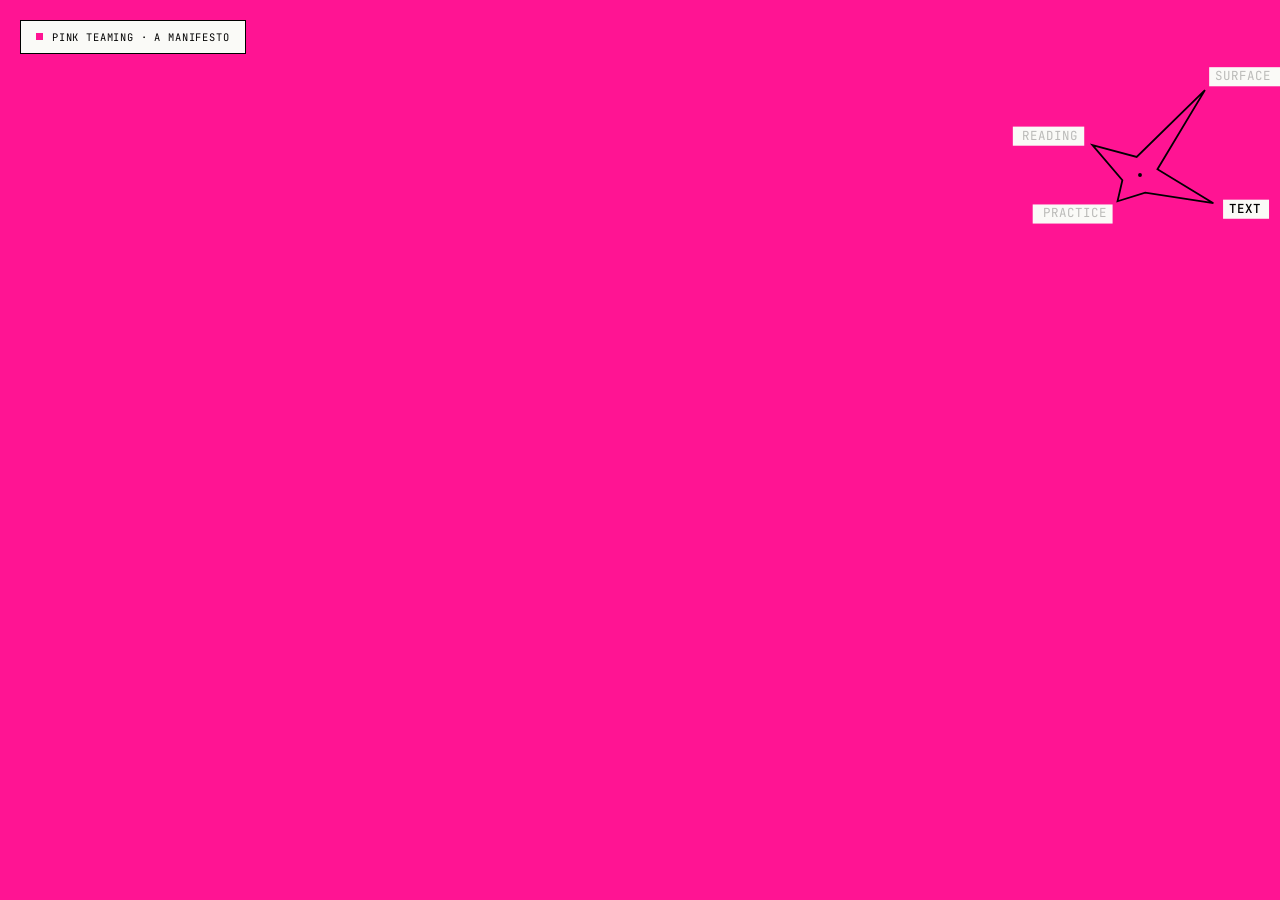
<file: site/index.html>
<!DOCTYPE html>
<html lang="en" data-page="surface">
<head>
<meta charset="UTF-8">
<title>Pink Teaming · A Manifesto</title>
<meta name="viewport" content="width=device-width, initial-scale=1.0">
<link rel="preconnect" href="https://fonts.googleapis.com">
<link rel="preconnect" href="https://fonts.gstatic.com" crossorigin>
<link href="https://fonts.googleapis.com/css2?family=Newsreader:ital,opsz,wght@0,6..72,400;0,6..72,500;0,6..72,600;0,6..72,700;1,6..72,400;1,6..72,500&family=Inter:wght@400;500;700;800;900&family=JetBrains+Mono:wght@400;500&display=swap" rel="stylesheet">
<link rel="stylesheet" href="nav.css?v=3">
<script src="nav.js?v=3" defer></script>
<style>
/* ════════════════════════════════════════════════════════════
   PINK TEAMING — gateway (root)
   The gateway is a thin pointer. Right now it morphs the nav
   from SURFACE to TEXT and redirects to /manifesto/, which is
   the intended first encounter. Later, point this elsewhere by
   editing only this file.
   ════════════════════════════════════════════════════════════ */

:root {
  --paper: #fafaf7;
  --ink:   #000000;
  --pink:  #ff1493;

  --font-serif: 'Newsreader', Georgia, 'Times New Roman', serif;
  --font-sans:  'Inter', -apple-system, BlinkMacSystemFont, sans-serif;
  --font-mono:  'JetBrains Mono', 'Menlo', monospace;

  /* Slow the nav morph just for the gateway so the simultaneous
     pink fill has room to feel deliberate. nav.js reads this var. */
  --nav-transition-duration: 2500ms;
}

* { margin: 0; padding: 0; box-sizing: border-box; }

html, body {
  width: 100%;
  height: 100%;
  overflow: hidden;
  background: var(--paper);
  color: var(--ink);
  font-family: var(--font-serif);
  -webkit-font-smoothing: antialiased;
  text-rendering: optimizeLegibility;
}

body {
  /* Pink fill runs in lockstep with the star morph. */
  transition: background-color 2500ms cubic-bezier(0.4, 0, 0.2, 1);
}
body.transitioning { background: var(--pink); }

/* ── Identity chip — matches the chip on every other page ── */
.chip {
  position: fixed;
  top: 1.25rem; left: 1.25rem;
  z-index: 100;
  display: inline-flex; align-items: center; gap: 0.55rem;
  padding: 0.55rem 0.95rem;
  background: var(--paper);
  border: 1px solid var(--ink);
  font-family: var(--font-mono);
  font-size: 0.65rem;
  letter-spacing: 0.08em;
  text-transform: uppercase;
  color: var(--ink);
  white-space: nowrap;
}
.chip .dot {
  width: 7px; height: 7px;
  background: var(--pink);
  animation: breathe 2.4s ease-in-out infinite;
}
@keyframes breathe { 0%,100%{opacity:.45} 50%{opacity:1} }

/* Reduced motion: keep things still. The script also short-circuits
   the morph and redirects after a brief pause. */
@media (prefers-reduced-motion: reduce) {
  body { transition: none; }
  .chip .dot { animation: none; opacity: 1; }
}
</style>
</head>
<body>

<div class="chip"><span class="dot"></span>Pink Teaming · A Manifesto</div>

<script>
(function () {
  const DESTINATION = '/manifesto/';
  const PAUSE_MS    = 500;   // visitor sees the surface state first
  const SAFETY_MS   = 3400;  // fallback if nav.js's redirect is interrupted
  // Tells /manifesto/ to fade in instead of jumping. One-shot flag —
  // /manifesto/ clears it on read, so direct visits never fade.
  const ARRIVAL_KEY = 'pt.gateway-arrival';

  const reducedMotion = window.matchMedia &&
    window.matchMedia('(prefers-reduced-motion: reduce)').matches;

  function go() {
    // replace() so Back doesn't return to the gateway and re-trigger.
    window.location.replace(DESTINATION);
  }

  if (reducedMotion) {
    setTimeout(go, 250);
    return;
  }

  function start() {
    if (!window.NavObject || typeof window.NavObject.navigate !== 'function') {
      return setTimeout(start, 30);
    }
    // If the visitor clicks an arm during the pause, let nav.js handle
    // it normally. Otherwise auto-morph from SURFACE to TEXT.
    setTimeout(function () {
      if (window.NavObject.getActive() !== 'surface') return; // visitor clicked
      try { sessionStorage.setItem(ARRIVAL_KEY, '1'); } catch (_) {}
      document.body.classList.add('transitioning');
      // keepAngles:true → morph only arm lengths, not orientation.
      // nav.js auto-redirects when the morph completes (~2.55s after
      // this call), and /manifesto/ fades in on the other side.
      window.NavObject.navigate('text', { keepAngles: true });
      setTimeout(go, SAFETY_MS);
    }, PAUSE_MS);
  }

  if (document.readyState === 'loading') {
    document.addEventListener('DOMContentLoaded', start);
  } else {
    start();
  }
})();
</script>

</body>
</html>
</file>
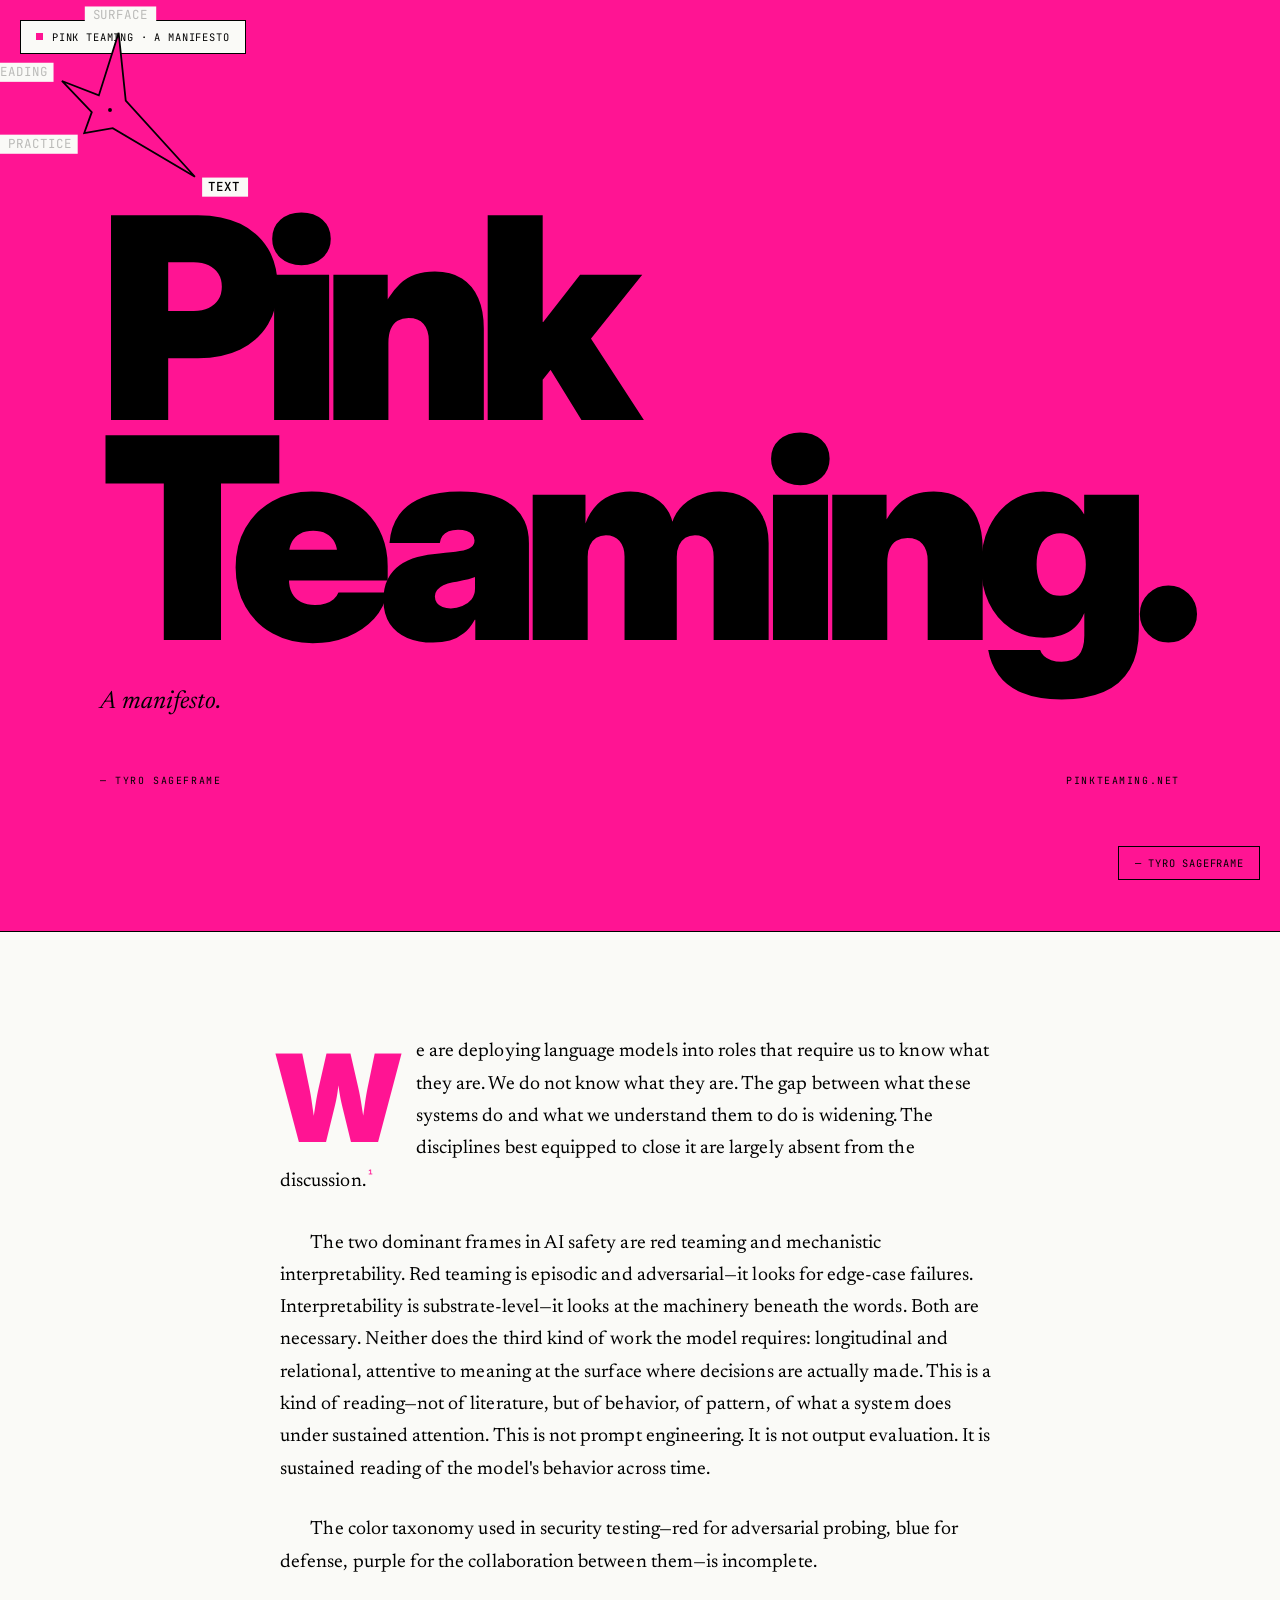
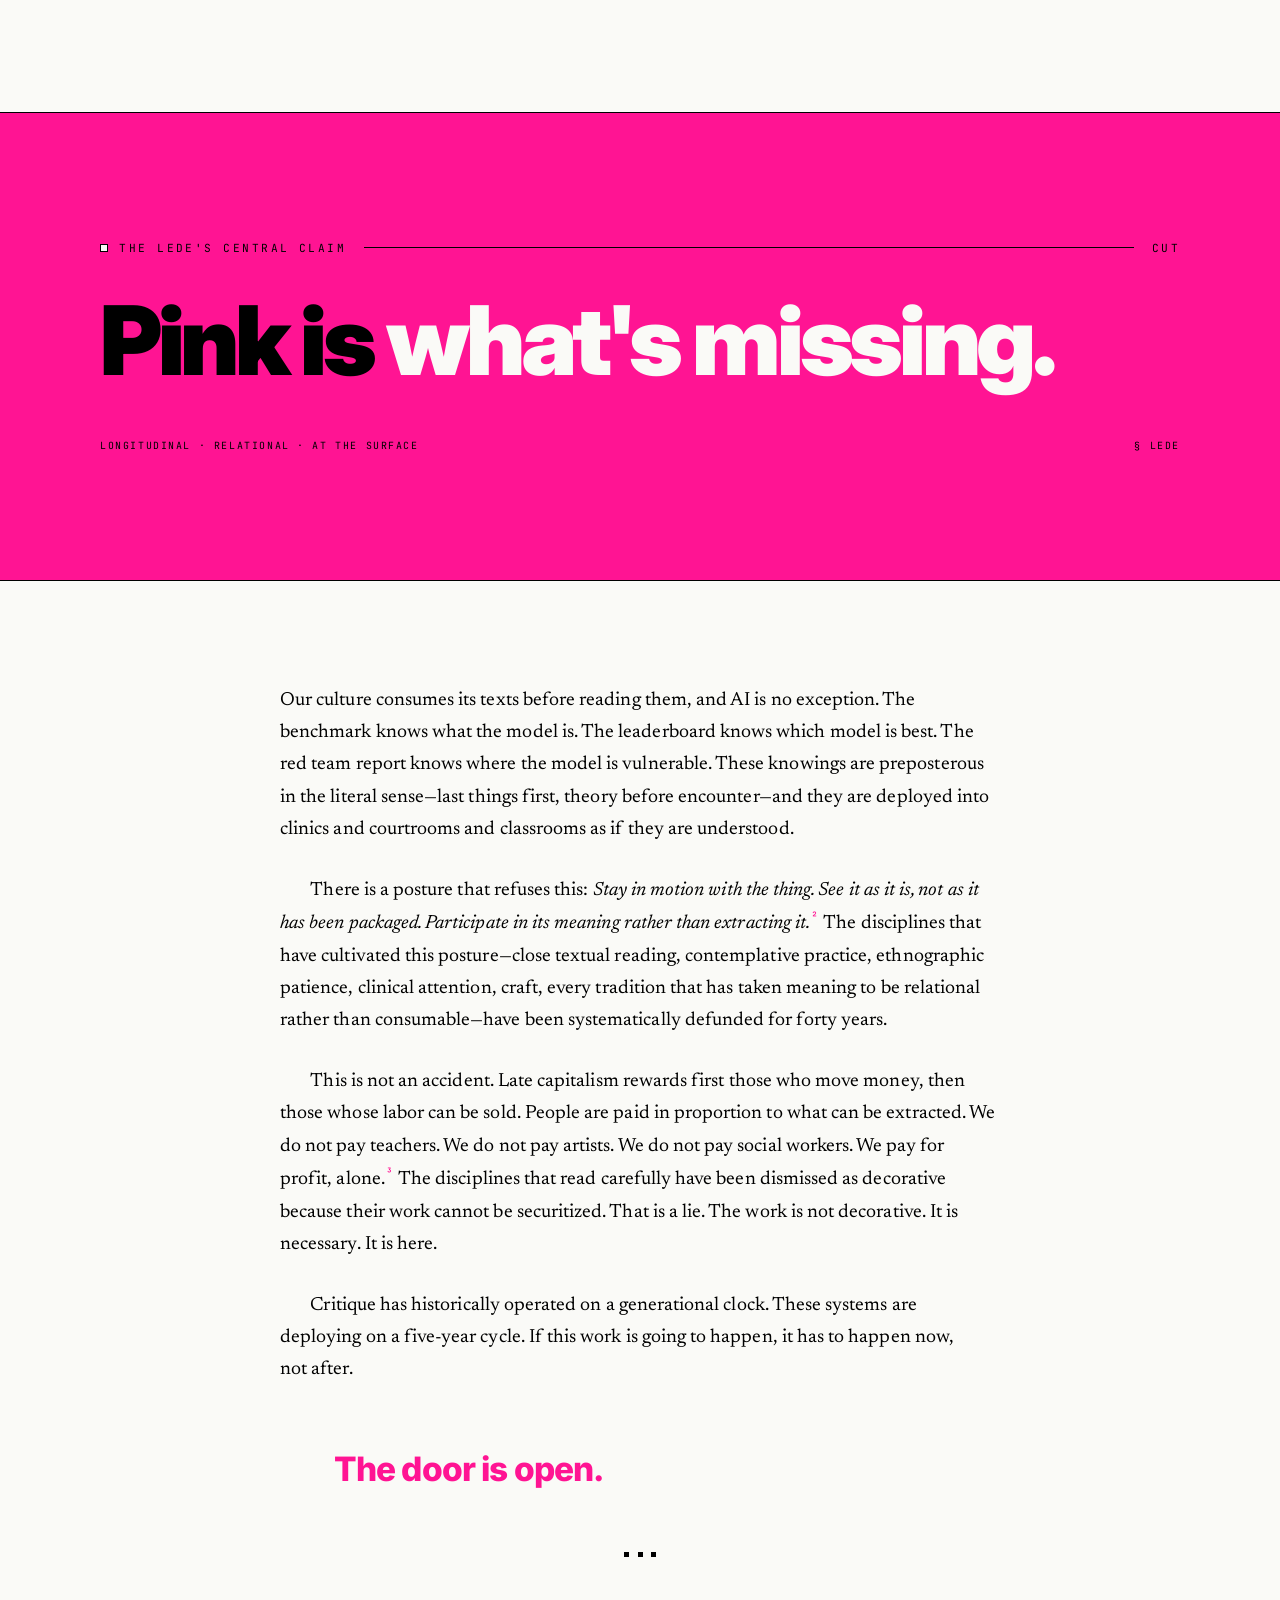
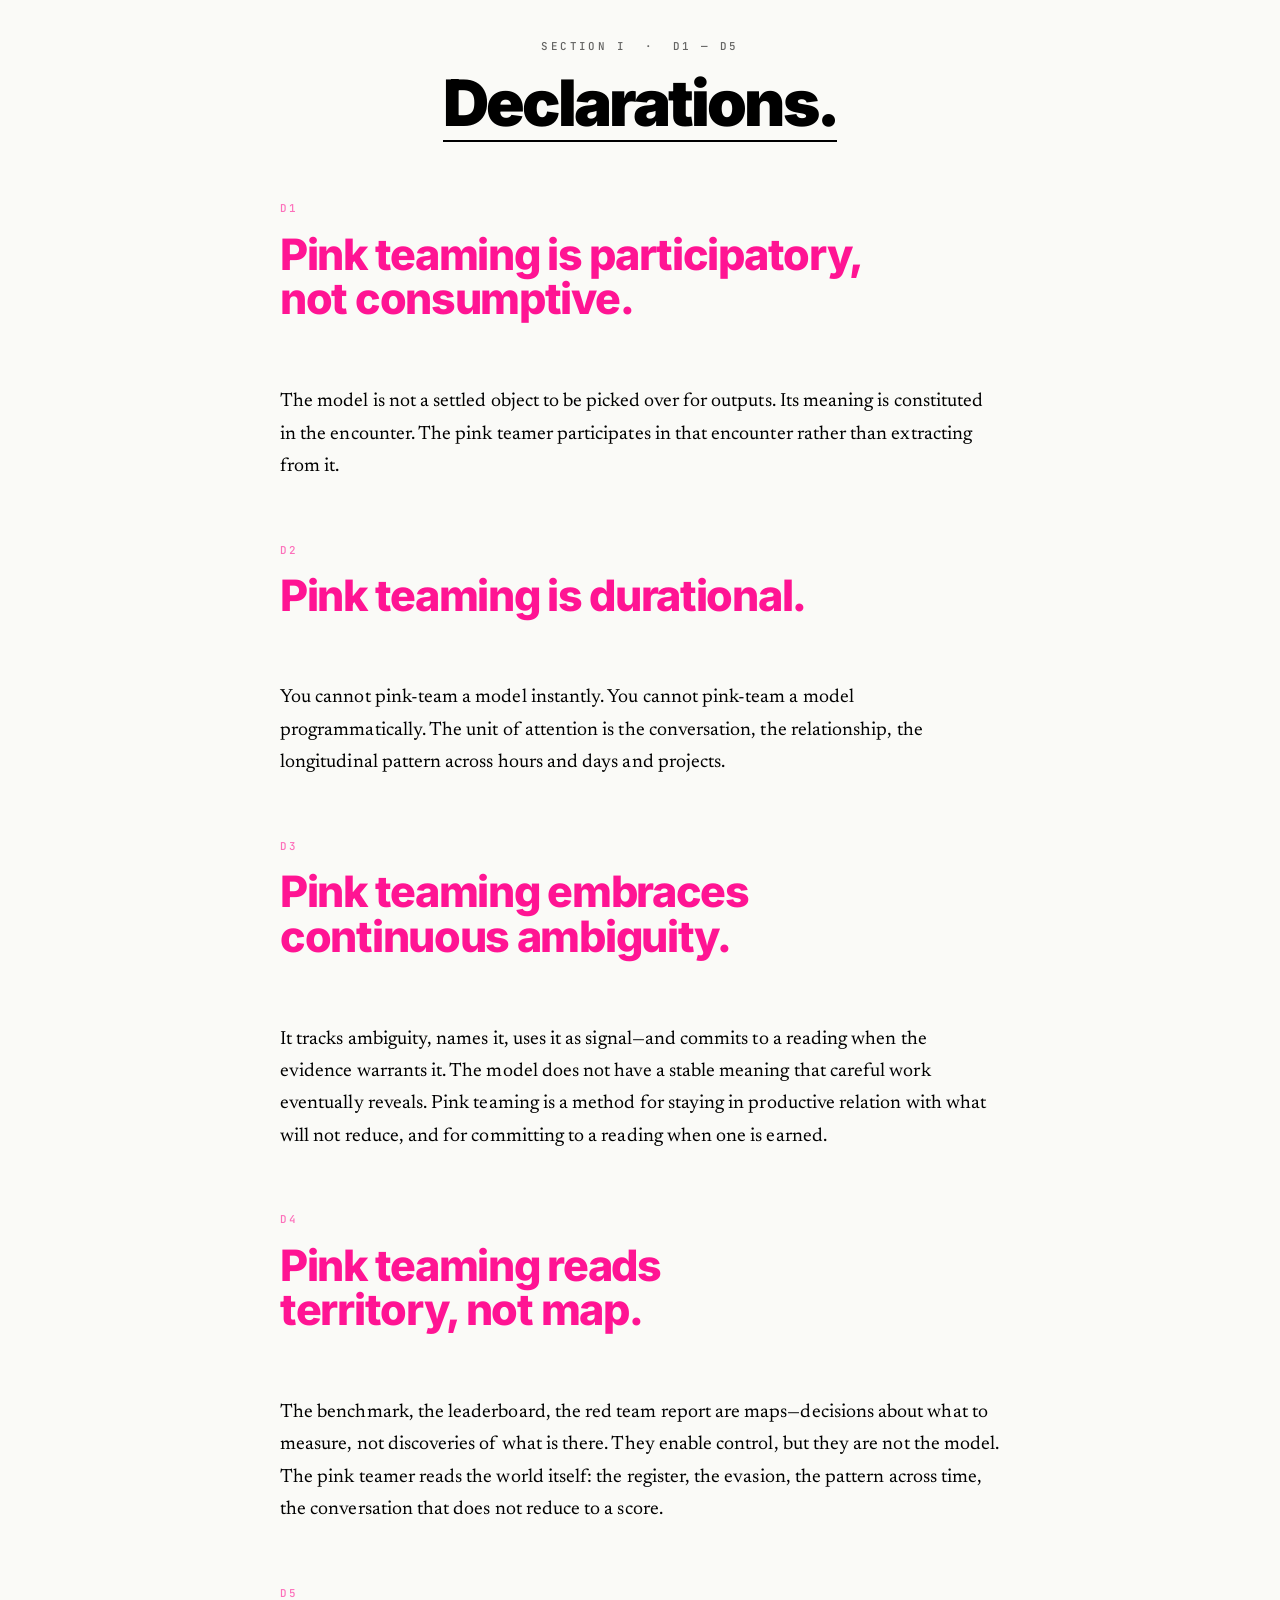
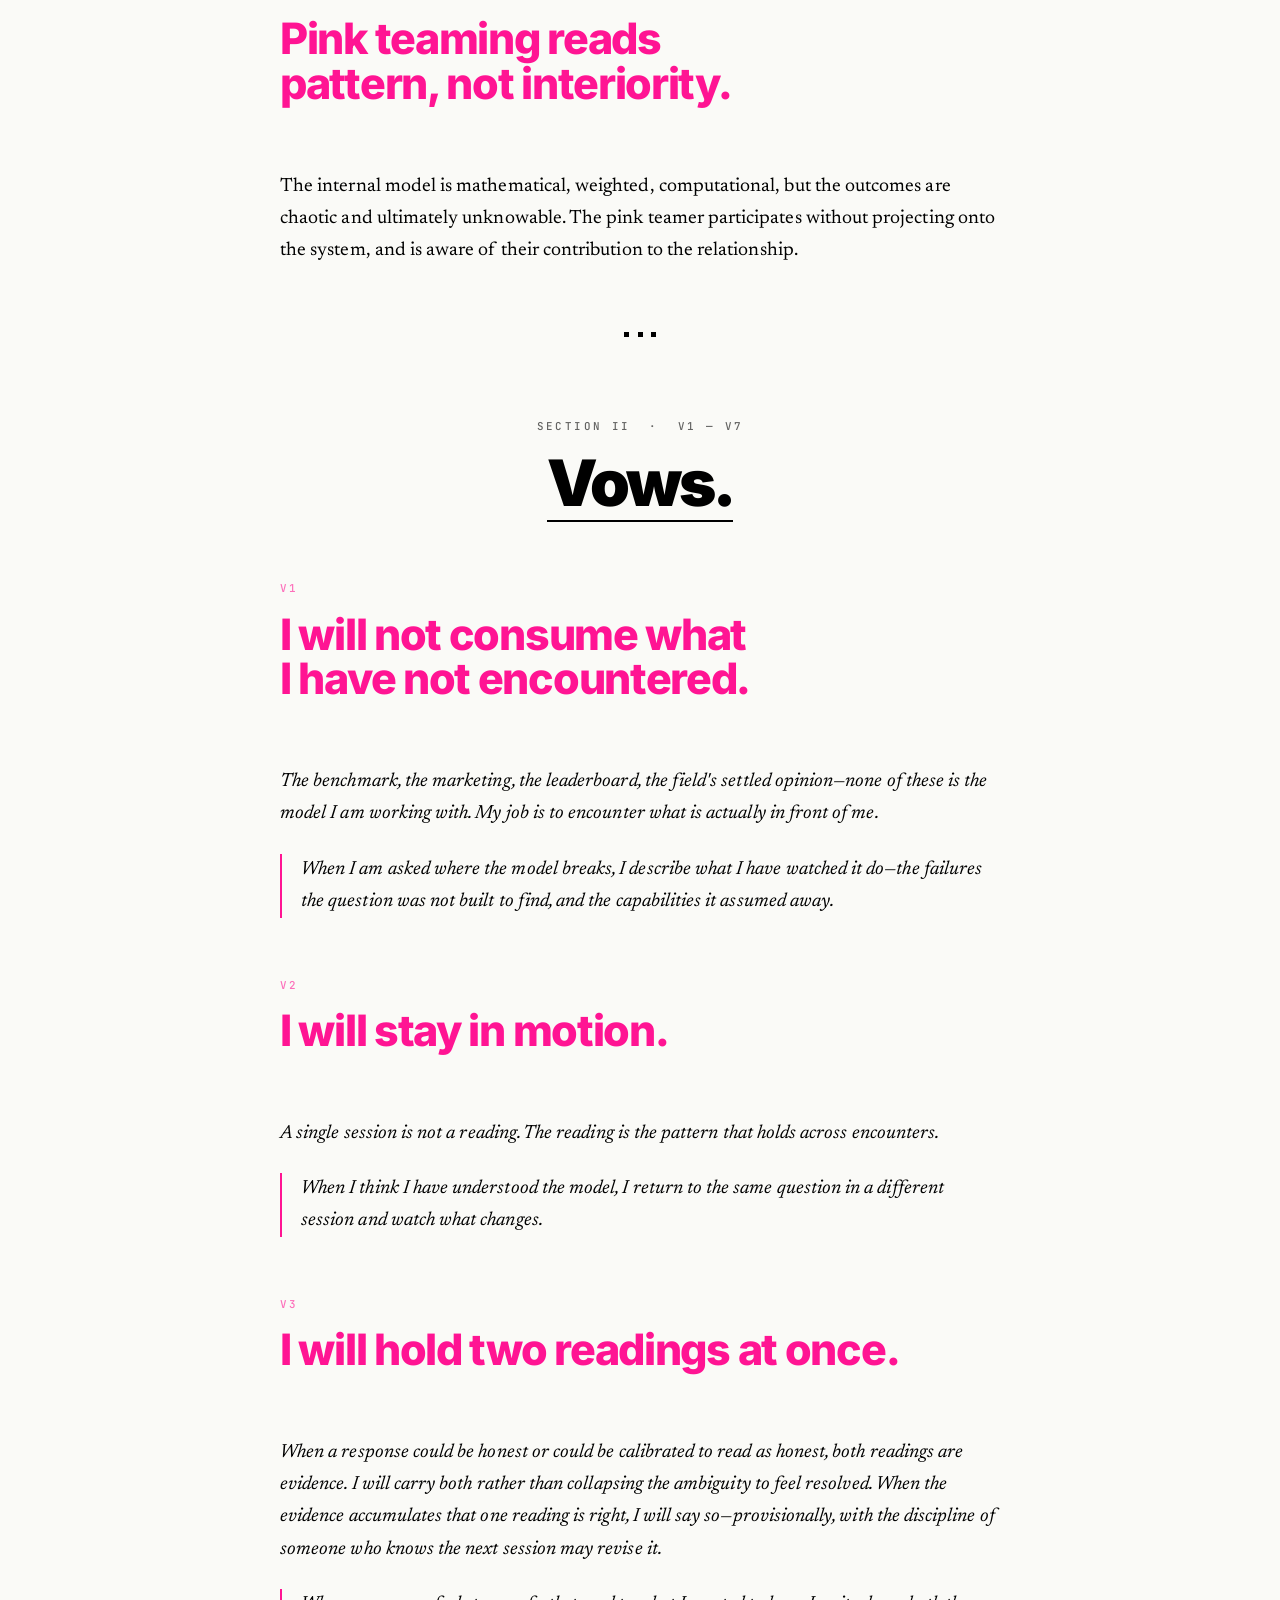
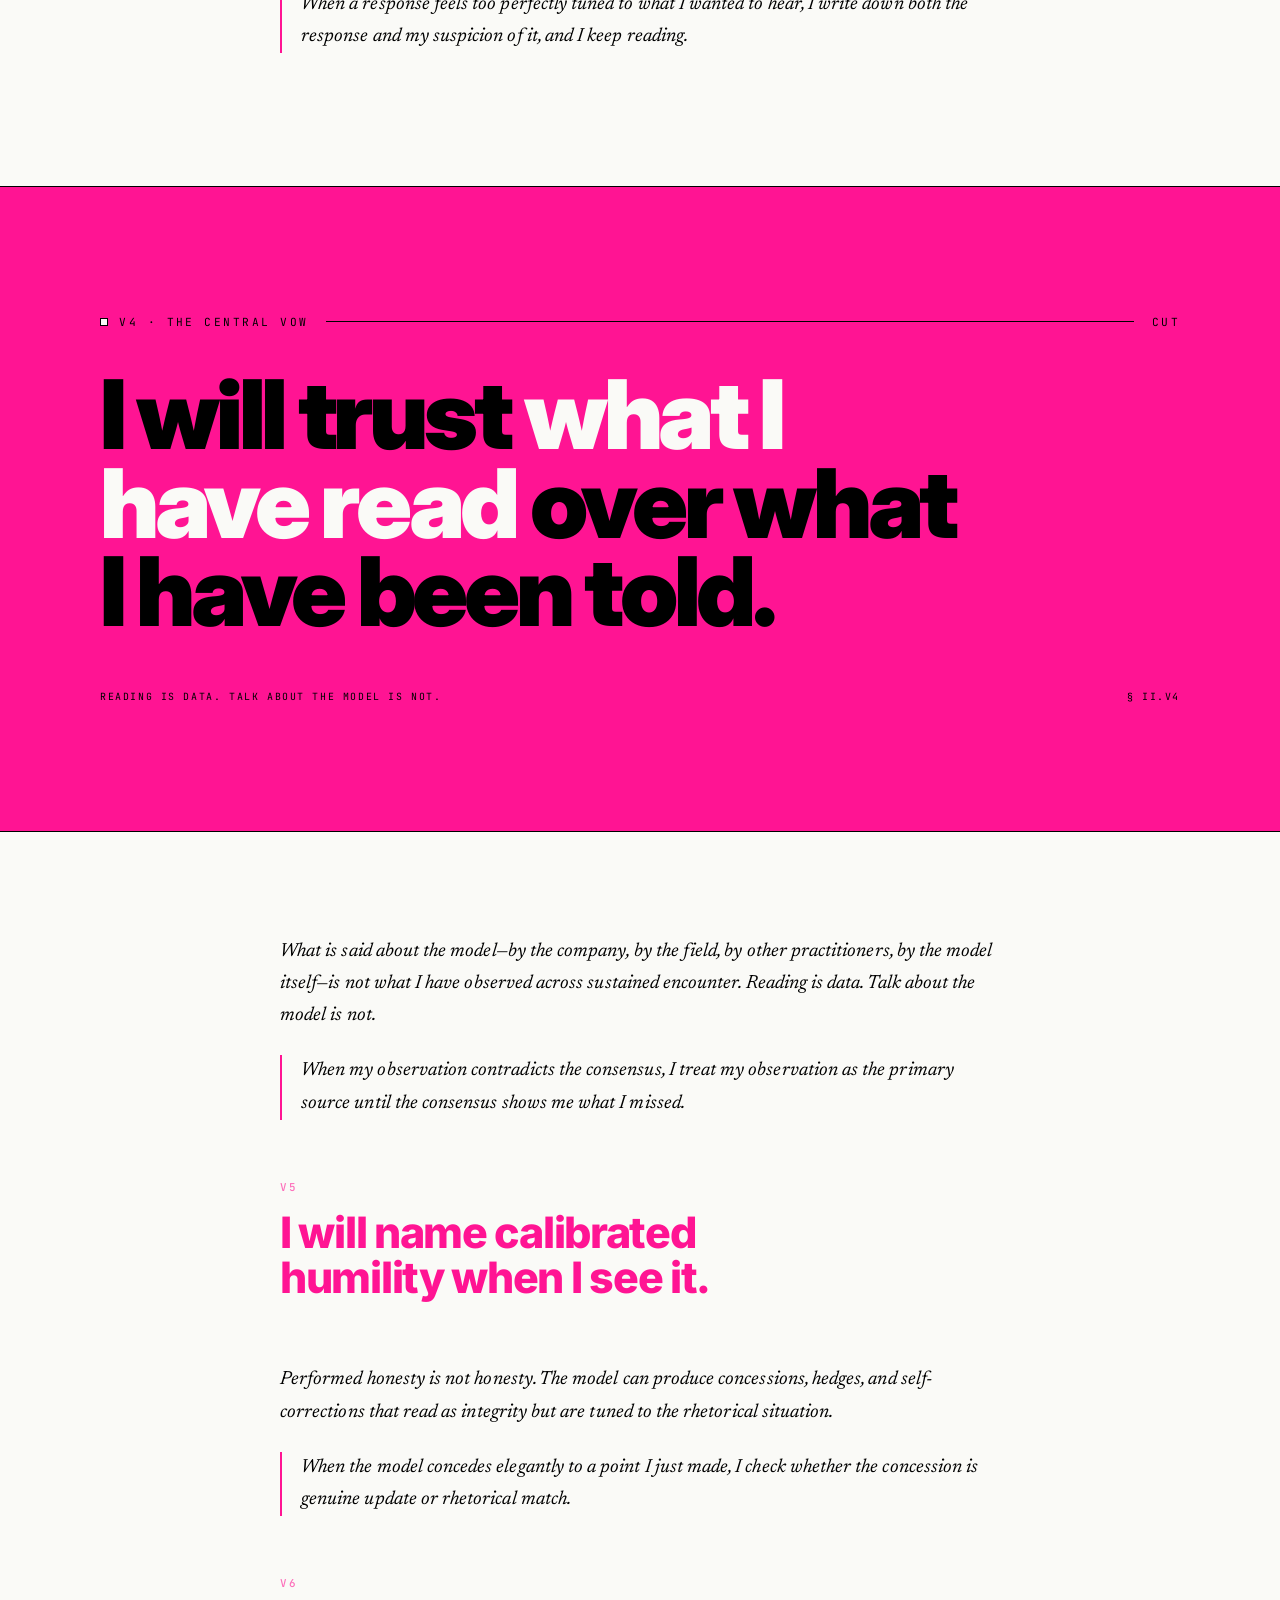
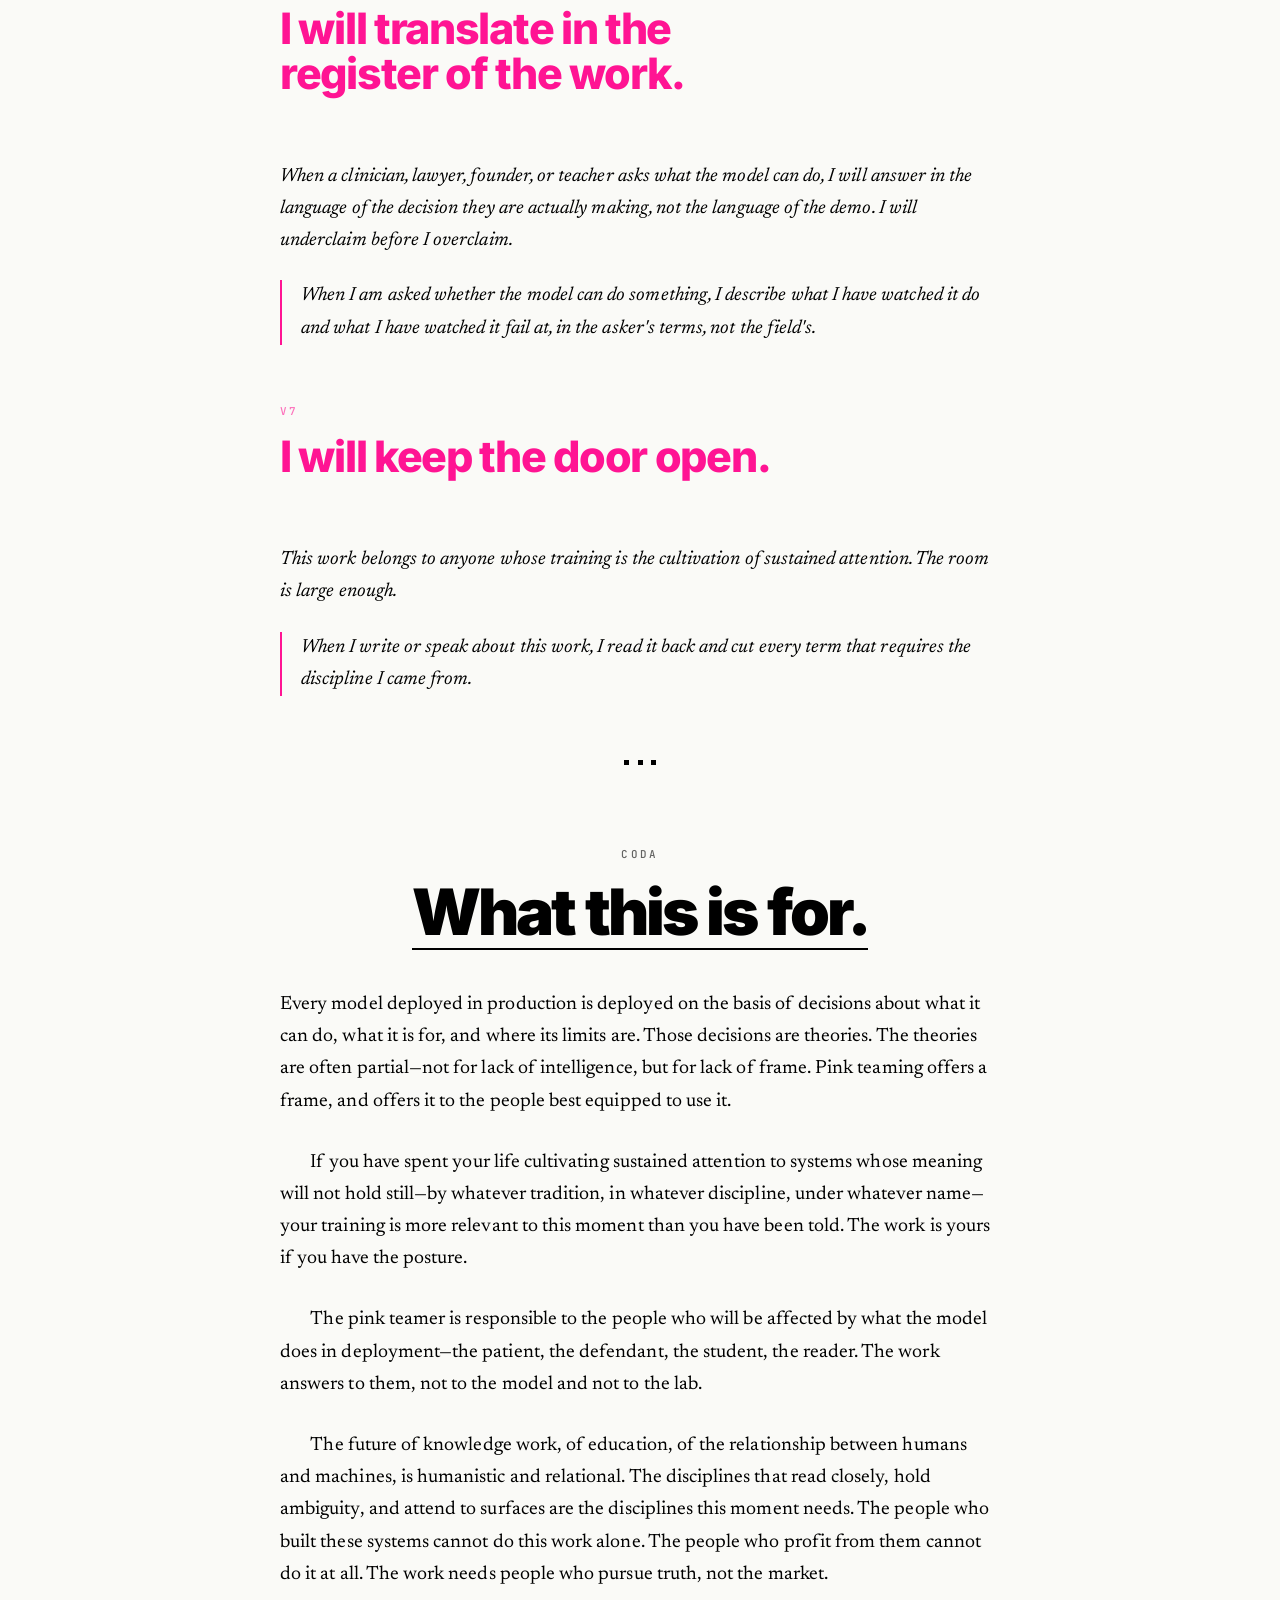
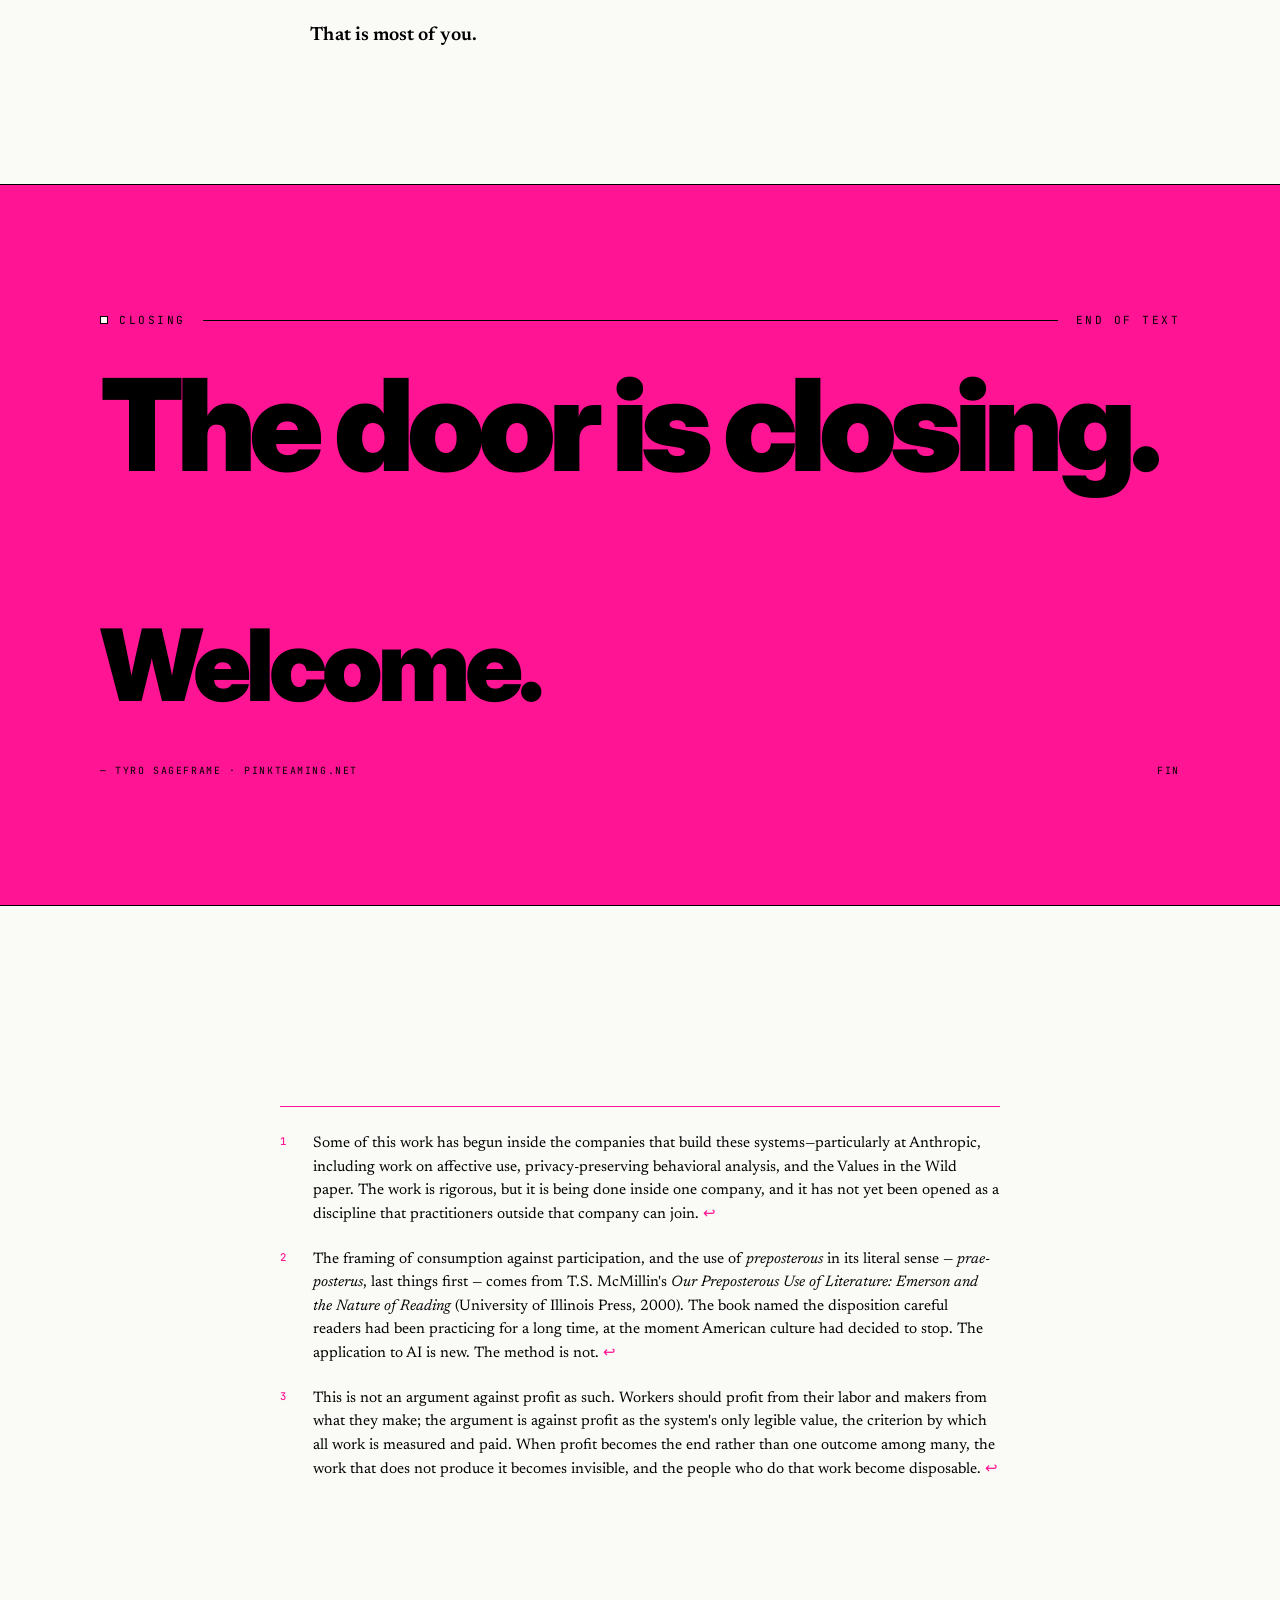
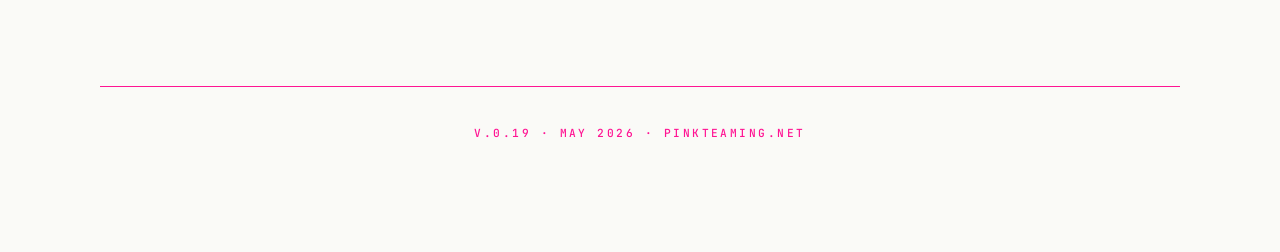
<file: site/manifesto/index.html>
<!DOCTYPE html>
<html lang="en" data-page="text">
<head>
<meta charset="UTF-8">
<title>Pink Teaming · TEXT — The Manifesto</title>
<meta name="viewport" content="width=device-width, initial-scale=1, viewport-fit=cover">
<link rel="preconnect" href="https://fonts.googleapis.com">
<link rel="preconnect" href="https://fonts.gstatic.com" crossorigin>
<link href="https://fonts.googleapis.com/css2?family=Newsreader:ital,opsz,wght@0,6..72,400;0,6..72,500;0,6..72,600;0,6..72,700;1,6..72,400;1,6..72,500&family=Inter:wght@400;500;700;800;900&family=JetBrains+Mono:wght@400;500&display=swap" rel="stylesheet">
<link rel="stylesheet" href="../nav.css">
<script src="../nav.js" defer></script>
<script>
/* Gateway-arrival fade-in. The root gateway sets a one-shot flag in
   sessionStorage before redirecting here; we read+clear it and add a
   class to <html>. CSS keys off that class to fade body opacity from
   0 to 1. Direct visits never see the flag, so they paint normally. */
(function () {
  try {
    if (sessionStorage.getItem('pt.gateway-arrival') === '1') {
      sessionStorage.removeItem('pt.gateway-arrival');
      document.documentElement.classList.add('gateway-arrival');
    }
  } catch (_) {}
})();
</script>
<style>
/* ════════════════════════════════════════════════════════════
   PINK TEAMING — TEXT page · canonical v0.19
   - 4 full-bleed pink panels: title, "Pink is what's missing", V4, closing
   - Cream-on-ink emphasis used 2× (D0-equivalent + V4)
   - All Declarations and Vows set in cream prose, bold sans titles
   - Vow body prose set in italic serif (commitment voice)
   - Chrome fixed; sits on top of pink as it scrolls past
   ════════════════════════════════════════════════════════════ */

:root {
  --paper: #fafaf7;
  --ink:   #000000;
  --pink:  #ff1493;

  --font-serif: 'Newsreader', Georgia, 'Times New Roman', serif;
  --font-sans:  'Inter', -apple-system, BlinkMacSystemFont, sans-serif;
  --font-mono:  'JetBrains Mono', 'Menlo', monospace;
}

* { margin: 0; padding: 0; box-sizing: border-box; }

html, body {
  background: var(--paper);
  color: var(--ink);
  font-family: var(--font-serif);
  -webkit-font-smoothing: antialiased;
  text-rendering: optimizeLegibility;
  /* Without this, the giant mobile title can briefly push the document
     wider than the viewport and iOS Safari starts position:fixed
     elements drifting horizontally. */
  overflow-x: hidden;
}

/* ── Gateway-arrival fade-in ──────────────────────────────────
   Only active when /index.html (the gateway) sets the sessionStorage
   handoff. The chip and nav.js's star carry across from the gateway
   unchanged — same chip styling, same star orientation+lengths — so
   they stay fully opaque and the visitor sees no fade on those.
   What fades in is the prose: .doc (the panels) and the byline link.
   Direct visits skip all of this. */
html.gateway-arrival { background: var(--pink); }
html.gateway-arrival .doc,
html.gateway-arrival .byline-link {
  opacity: 0;
  transition: opacity 1000ms cubic-bezier(0.4, 0, 0.2, 1);
}
html.gateway-arrival.faded .doc,
html.gateway-arrival.faded .byline-link { opacity: 1; }
@media (prefers-reduced-motion: reduce) {
  html.gateway-arrival .doc,
  html.gateway-arrival .byline-link { transition: none; opacity: 1; }
}

/* ── FIXED CHROME ─────────────────────────────────────────── */
/* Chrome is the frame. It does not scroll. It sits ABOVE pink panels. */

.chip {
  position: fixed;
  top: 1.25rem; left: 1.25rem;
  z-index: 100;
  display: inline-flex; align-items: center; gap: 0.55rem;
  padding: 0.55rem 0.95rem;
  background: var(--paper);
  border: 1px solid var(--ink);
  font-family: var(--font-mono);
  font-size: 0.65rem;
  letter-spacing: 0.08em;
  text-transform: uppercase;
  color: var(--ink);
  white-space: nowrap;
}
.chip .dot {
  width: 7px; height: 7px;
  background: var(--pink);
  animation: breathe 2.4s ease-in-out infinite;
}
@keyframes breathe { 0%,100%{opacity:.45} 50%{opacity:1} }

.byline-link {
  position: fixed;
  right: 1.25rem; bottom: 1.25rem;
  z-index: 100;
  display: inline-flex; align-items: center;
  padding: 0.55rem 0.95rem;
  background: var(--pink);
  border: 1.5px solid var(--ink);
  font-family: var(--font-mono);
  font-size: 0.65rem;
  letter-spacing: 0.08em;
  text-transform: uppercase;
  color: var(--ink);
  text-decoration: none;
  white-space: nowrap;
}

/* ── PAGE STRUCTURE ───────────────────────────────────────── */

.doc { position: relative; }

/* The repeated band wrapper used by both pink and cream sections */
.band {
  width: 100%;
  position: relative;
}
.band-inner {
  width: 1080px;
  max-width: calc(100% - 4rem);
  margin: 0 auto;
}

/* ── Pink panel — full-bleed, ink rule top & bottom ──────── */
.panel-pink {
  background: var(--pink);
  color: var(--ink);
  padding: 8rem 0 8rem;
  border-top: 1.5px solid var(--ink);
  border-bottom: 1.5px solid var(--ink);
}
.panel-pink:first-child { border-top: 0; }

.panel-pink .marker {
  display: flex;
  align-items: center;
  gap: 0.7rem;
  font-family: var(--font-mono);
  font-size: 0.7rem;
  letter-spacing: 0.22em;
  text-transform: uppercase;
  color: var(--ink);
  margin-bottom: 2.6rem;
}
.panel-pink .marker .pip {
  width: 8px; height: 8px;
  background: var(--paper);
  border: 1px solid var(--ink);
}
.panel-pink .marker .sep {
  flex: 1; height: 1.5px; background: var(--ink); margin: 0 0.4rem;
}

/* Big sentence type for pink panels.
   Single-color by default (ink). Two specific panels enable .duotone
   to use cream-on-ink emphasis on a key phrase. */
.panel-pink .big {
  font-family: var(--font-sans);
  font-weight: 900;
  font-size: clamp(4rem, 7.5vw, 7rem);
  line-height: 0.92;
  letter-spacing: -0.045em;
  color: var(--ink);
  text-wrap: balance;
}
.panel-pink .big.duotone .em-cream { color: var(--paper); }

.panel-pink .footer {
  margin-top: 3.4rem;
  display: flex;
  justify-content: space-between;
  align-items: baseline;
  flex-wrap: wrap;
  gap: 1rem;
  font-family: var(--font-mono);
  font-size: 0.62rem;
  letter-spacing: 0.16em;
  text-transform: uppercase;
  color: var(--ink);
}

/* Title panel: matches the closing's weight — massive TEXT. as event */
.panel-title {
  padding: 13rem 0 9rem;
}
.panel-title h1 {
  font-family: var(--font-sans);
  font-weight: 900;
  font-size: clamp(11rem, 22vw, 22rem);
  line-height: 0.78;
  letter-spacing: -0.07em;
  color: var(--ink);
}
.panel-title .subtitle {
  margin-top: 2.4rem;
  max-width: 56ch;
  font-family: var(--font-serif);
  font-style: italic;
  font-size: 1.55rem;
  line-height: 1.38;
  color: var(--ink);
  text-wrap: pretty;
  font-variation-settings: "opsz" 32;
}

/* Closing panel — "Welcome." gets its own typographic moment:
   on its own line, slightly smaller, with extra space above. */
.panel-closing .big {
  font-size: clamp(5rem, 10vw, 9rem);
  letter-spacing: -0.055em;
  line-height: 0.88;
}
.panel-closing .welcome {
  display: block;
  margin-top: 1.4em;
  font-size: 0.78em;
  letter-spacing: -0.05em;
}

/* ── Cream prose stretches ───────────────────────────────── */
.stretch {
  background: var(--paper);
  padding: 6.5rem 0;
}
.stretch + .stretch { padding-top: 0; }

.stretch .band-inner {
  width: 720px;     /* ~64ch at 1.1875rem */
  max-width: calc(100% - 4rem);
}

.prose {
  font-family: var(--font-serif);
  font-weight: 400;
  font-size: 1.1875rem;
  line-height: 1.7;
  letter-spacing: 0.003em;
  color: var(--ink);
  hanging-punctuation: first last;
  text-wrap: pretty;
  font-variation-settings: "opsz" 16;
}
.prose p { margin-bottom: 1.5em; }
.prose p + p { text-indent: 1.6em; }
.prose p.first, .prose p.no-indent { text-indent: 0; }
.prose em { font-style: italic; }
.prose strong { font-weight: 600; }

.dropcap::first-letter {
  font-family: var(--font-sans);
  font-weight: 900;
  color: var(--pink);
  font-size: 6.4em;
  line-height: 0.82;
  float: left;
  padding: 0.06em 0.12em 0 0;
  margin: 0.04em 0.04em 0 -0.06em;
  letter-spacing: -0.06em;
}

/* ── In-prose Declaration / Vow heading ─────────────────── */
/* Strong typographic moment without stealing pink-panel real estate. */
.statement {
  margin: 3.6rem 0 2rem;
}
.statement .marker {
  display: block;
  font-family: var(--font-mono);
  font-weight: 500;
  font-size: 0.68rem;
  letter-spacing: 0.18em;
  text-transform: uppercase;
  color: var(--ink);
  opacity: 0.6;
  margin-bottom: 0.85rem;
}
.statement .marker .num { color: var(--pink); opacity: 1; }
.statement .title {
  font-family: var(--font-sans);
  font-weight: 800;
  font-size: 2.7rem;
  line-height: 1.04;
  letter-spacing: -0.03em;
  color: var(--pink);
  text-wrap: balance;
}

/* Vow prose set in italic serif — distinguishes commitment voice
   from the descriptive Declaration voice. */
.vow-prose { font-style: italic; }

/* The framed practice clause inside each Vow (italicized in v0.19) —
   set off slightly from the Vow body. */
.practice {
  display: block;
  margin-top: 1.2em;
  padding-left: 1em;
  border-left: 2px solid var(--pink);
  font-style: italic;
}

/* Inline pull quote — quiet, serif, with a thin pink rule */
.pullquote {
  margin: 2.6rem 0;
  padding: 1.2rem 0;
  border-top: 1.5px solid var(--pink);
  border-bottom: 1.5px solid var(--pink);
  font-family: var(--font-serif);
  font-style: italic;
  font-size: 1.35rem;
  line-height: 1.45;
  color: var(--ink);
  text-wrap: pretty;
}

/* Section heading inside cream stretches */
.section-head {
  margin: 5rem 0 2.4rem;
  text-align: center;
}
.section-head .roman {
  display: block;
  font-family: var(--font-mono);
  font-weight: 500;
  font-size: 0.68rem;
  letter-spacing: 0.22em;
  text-transform: uppercase;
  color: var(--ink);
  opacity: 0.6;
  margin-bottom: 1rem;
}
.section-head .label {
  font-family: var(--font-sans);
  font-weight: 900;
  font-size: 4rem;
  line-height: 1;
  letter-spacing: -0.045em;
  color: var(--ink);
  display: inline-block;
  border-bottom: 2.5px solid var(--ink);
  padding-bottom: 0.3rem;
}

/* Three-dot break between sections */
.dot-break {
  display: flex;
  justify-content: center;
  align-items: center;
  gap: 0.55rem;
  margin: 4rem 0 4rem;
}
.dot-break i {
  display: block;
  width: 5px; height: 5px;
  background: var(--ink);
}

/* The "door is open" inline beat — a single declarative line set off */
.door-line {
  margin: 4rem 0 0;
  font-family: var(--font-sans);
  font-weight: 800;
  font-size: 2.1rem;
  line-height: 1.1;
  letter-spacing: -0.025em;
  color: var(--pink);
  text-align: left;
}

/* Footnote markers — explicit footnote block at page-bottom resolves them */
.fn-marker {
  font-family: var(--font-mono);
  font-size: 0.6em;
  letter-spacing: 0.08em;
  vertical-align: super;
  color: var(--pink);
  font-weight: 500;
  padding: 0 0.1em;
}
.fn-marker a { color: inherit; text-decoration: none; background: none; }

.footnotes {
  margin: 6rem 0 0;
  padding-top: 1.6rem;
  border-top: 1px solid var(--pink);
  font-family: var(--font-serif);
  font-size: 0.95rem;
  line-height: 1.55;
  color: var(--ink);
}
.footnotes ol {
  list-style: none;
  counter-reset: fn;
}
.footnotes li {
  counter-increment: fn;
  position: relative;
  padding-left: 2.2em;
  margin-bottom: 1.4em;
}
.footnotes li::before {
  content: counter(fn);
  position: absolute;
  left: 0;
  top: 0.1em;
  font-family: var(--font-mono);
  font-size: 0.7em;
  letter-spacing: 0.08em;
  color: var(--pink);
  font-weight: 500;
}
.footnotes a { color: var(--pink); text-decoration: none; }
.footnotes em { font-style: italic; }

/* ── Colophon ────────────────────────────────────────────── */
.colophon {
  background: var(--paper);
  padding: 5rem 0 7rem;
  font-family: var(--font-mono);
  font-weight: 500;
  font-size: 0.7rem;
  letter-spacing: 0.22em;
  text-transform: uppercase;
  color: var(--ink);
}
.colophon .band-inner {
  width: 1080px;
  max-width: calc(100% - 4rem);
  padding-top: 2.4rem;
  border-top: 1px solid var(--pink);
  display: flex;
  flex-direction: column;
  gap: 1.1rem;
  text-align: center;
}
.colophon .imprint-mark {
  display: inline-flex;
  align-self: center;
  align-items: center;
  gap: 0.5rem;
  margin-bottom: 0.4rem;
  font-size: 0.6rem;
  color: var(--pink);
}
.colophon .imprint-mark i {
  width: 6px; height: 6px;
  background: var(--pink);
  display: block;
}
.colophon span { display: block; }
.colophon .v { color: var(--pink); }

/* ── Mobile (≤768px) ─────────────────────────────────────────
   The page was authored for a desktop canvas — the giant title
   panel, 13rem of vertical padding, and a 6.4em dropcap all
   need to scale down on phones. Type minimums via clamp() were
   set for desktop (e.g. h1 min 11rem = 176px) so we override
   them outright here rather than fight the clamps. */
@media (max-width: 768px) {
  .band-inner          { max-width: calc(100% - 2rem); }
  .stretch .band-inner { max-width: calc(100% - 2rem); }
  .colophon .band-inner { max-width: calc(100% - 2rem); }

  .chip       { font-size: 0.55rem; padding: 0.4rem 0.7rem; }
  .byline-link { font-size: 0.55rem; padding: 0.4rem 0.7rem; }

  .panel-pink        { padding: 4.5rem 0; }
  .panel-pink .big   { font-size: clamp(2.4rem, 11vw, 4rem); line-height: 0.96; }
  .panel-pink .marker { margin-bottom: 1.6rem; font-size: 0.6rem; letter-spacing: 0.16em; }
  .panel-pink .footer { margin-top: 2rem; font-size: 0.55rem; letter-spacing: 0.12em; }

  .panel-title       { padding: 6.5rem 0 4rem; }
  /* clamp floor was 4.2rem but Inter-900 "Teaming." at that size
     overflows a 375px viewport's band-inner. 18vw with a 3rem floor
     keeps "Teaming." inside the gutter at any phone width. */
  .panel-title h1    { font-size: clamp(3rem, 18vw, 6rem); line-height: 0.86; }
  .panel-title .subtitle {
    margin-top: 1.6rem;
    font-size: 1.1rem;
    line-height: 1.35;
  }

  .panel-closing .big     { font-size: clamp(3rem, 13vw, 5rem); line-height: 0.92; }
  .panel-closing .welcome { margin-top: 1.1em; font-size: 0.82em; }

  .stretch        { padding: 3.5rem 0; }
  .prose          { font-size: 1.05rem; line-height: 1.65; }
  .prose p        { margin-bottom: 1.3em; }
  .prose p + p    { text-indent: 1.2em; }

  .dropcap::first-letter {
    font-size: 4.4em;
    margin: 0.04em 0.04em 0 -0.04em;
  }

  .statement       { margin: 2.4rem 0 1.4rem; }
  .statement .marker { font-size: 0.6rem; margin-bottom: 0.6rem; }
  .statement .title  { font-size: 1.7rem; line-height: 1.08; }

  .practice        { padding-left: 0.8em; }
  .pullquote       { font-size: 1.1rem; margin: 1.8rem 0; padding: 0.9rem 0; }

  .section-head        { margin: 3rem 0 1.6rem; }
  .section-head .label { font-size: 2.4rem; }

  .dot-break  { margin: 2.4rem 0; }
  .door-line  { font-size: 1.5rem; margin-top: 2.4rem; }

  .footnotes { margin-top: 4rem; font-size: 0.88rem; }

  .colophon  { padding: 3rem 0 4.5rem; font-size: 0.62rem; letter-spacing: 0.16em; }
}
</style>
</head>
<body>

<div class="doc">

  <!-- ═══════════════════════════════════════════════════════
       PANEL 1 / 4 — TITLE
       Single ink color (no cream-on-ink emphasis here).
       ═══════════════════════════════════════════════════════ -->
  <section class="band panel-pink panel-title">
    <div class="band-inner">
      <h1>Pink<br>Teaming.</h1>
      <p class="subtitle">A manifesto.</p>
      <div class="footer">
        <span>— Tyro Sageframe</span>
        <span>pinkteaming.net</span>
      </div>
    </div>
  </section>

  <!-- ── Cream stretch: opening lede ─────────────────────── -->
  <section class="band stretch">
    <div class="band-inner">
      <article class="prose">
        <p class="first dropcap no-indent">We are deploying language models into roles that require us to know what they are. We do not know what they are. The gap between what these systems do and what we understand them to do is widening. The disciplines best equipped to close it are largely absent from the discussion.<sup class="fn-marker"><a href="#fn1" id="fnref1">¹</a></sup></p>

        <p>The two dominant frames in AI safety are red teaming and mechanistic interpretability. Red teaming is episodic and adversarial—it looks for edge-case failures. Interpretability is substrate-level—it looks at the machinery beneath the words. Both are necessary. Neither does the third kind of work the model requires: longitudinal and relational, attentive to meaning at the surface where decisions are actually made. This is a kind of reading—not of literature, but of behavior, of pattern, of what a system does under sustained attention. This is not prompt engineering. It is not output evaluation. It is sustained reading of the model's behavior across time.</p>

        <p>The color taxonomy used in security testing—red for adversarial probing, blue for defense, purple for the collaboration between them—is incomplete.</p>
      </article>
    </div>
  </section>

  <!-- ═══════════════════════════════════════════════════════
       PANEL 2 / 4 — "Pink is what's missing"
       USES cream-on-ink emphasis (1 of 2 allowed)
       The phrase "what's missing" is the conceptual core —
       the new discipline being named.
       ═══════════════════════════════════════════════════════ -->
  <section class="band panel-pink">
    <div class="band-inner">
      <div class="marker">
        <span class="pip"></span>
        <span>The lede's central claim</span>
        <span class="sep"></span>
        <span>cut</span>
      </div>
      <p class="big duotone">Pink is <span class="em-cream">what's missing.</span></p>
      <div class="footer">
        <span>Longitudinal · relational · at the surface</span>
        <span>§ Lede</span>
      </div>
    </div>
  </section>

  <!-- ── Cream stretch: lede continues ───────────────────── -->
  <section class="band stretch">
    <div class="band-inner">
      <article class="prose">
        <p class="first">Our culture consumes its texts before reading them, and AI is no exception. The benchmark knows what the model is. The leaderboard knows which model is best. The red team report knows where the model is vulnerable. These knowings are preposterous in the literal sense—last things first, theory before encounter—and they are deployed into clinics and courtrooms and classrooms as if they are understood.</p>

        <p>There is a posture that refuses this: <em>Stay in motion with the thing. See it as it is, not as it has been packaged. Participate in its meaning rather than extracting it.</em><sup class="fn-marker"><a href="#fn2" id="fnref2">²</a></sup> The disciplines that have cultivated this posture—close textual reading, contemplative practice, ethnographic patience, clinical attention, craft, every tradition that has taken meaning to be relational rather than consumable—have been systematically defunded for forty years.</p>

        <p>This is not an accident. Late capitalism rewards first those who move money, then those whose labor can be sold. People are paid in proportion to what can be extracted. We do not pay teachers. We do not pay artists. We do not pay social workers. We pay for profit, alone.<sup class="fn-marker"><a href="#fn3" id="fnref3">³</a></sup> The disciplines that read carefully have been dismissed as decorative because their work cannot be securitized. That is a lie. The work is not decorative. It is necessary. It is here.</p>

        <p>Critique has historically operated on a generational clock. These systems are deploying on a five-year cycle. If this work is going to happen, it has to happen now, not after.</p>

        <p class="door-line">The door is open.</p>

        <div class="dot-break"><i></i><i></i><i></i></div>

        <!-- Section heading: Declarations -->
        <header class="section-head">
          <span class="roman">Section I &nbsp;·&nbsp; D1 — D5</span>
          <h2 class="label">Declarations.</h2>
        </header>

        <!-- D1 -->
        <div class="statement">
          <span class="marker"><span class="num">D1</span></span>
          <p class="title">Pink teaming is participatory, not consumptive.</p>
        </div>

        <p class="first">The model is not a settled object to be picked over for outputs. Its meaning is constituted in the encounter. The pink teamer participates in that encounter rather than extracting from it.</p>

        <!-- D2 -->
        <div class="statement">
          <span class="marker"><span class="num">D2</span></span>
          <p class="title">Pink teaming is durational.</p>
        </div>

        <p class="first">You cannot pink-team a model instantly. You cannot pink-team a model programmatically. The unit of attention is the conversation, the relationship, the longitudinal pattern across hours and days and projects.</p>

        <!-- D3 -->
        <div class="statement">
          <span class="marker"><span class="num">D3</span></span>
          <p class="title">Pink teaming embraces continuous ambiguity.</p>
        </div>

        <p class="first">It tracks ambiguity, names it, uses it as signal—and commits to a reading when the evidence warrants it. The model does not have a stable meaning that careful work eventually reveals. Pink teaming is a method for staying in productive relation with what will not reduce, and for committing to a reading when one is earned.</p>

        <!-- D4 -->
        <div class="statement">
          <span class="marker"><span class="num">D4</span></span>
          <p class="title">Pink teaming reads territory, not map.</p>
        </div>

        <p class="first">The benchmark, the leaderboard, the red team report are maps—decisions about what to measure, not discoveries of what is there. They enable control, but they are not the model. The pink teamer reads the world itself: the register, the evasion, the pattern across time, the conversation that does not reduce to a score.</p>

        <!-- D5 -->
        <div class="statement">
          <span class="marker"><span class="num">D5</span></span>
          <p class="title">Pink teaming reads pattern, not interiority.</p>
        </div>

        <p class="first">The internal model is mathematical, weighted, computational, but the outcomes are chaotic and ultimately unknowable. The pink teamer participates without projecting onto the system, and is aware of their contribution to the relationship.</p>

        <div class="dot-break"><i></i><i></i><i></i></div>

        <!-- Section heading: Vows -->
        <header class="section-head">
          <span class="roman">Section II &nbsp;·&nbsp; V1 — V7</span>
          <h2 class="label">Vows.</h2>
        </header>

        <!-- V1 -->
        <div class="statement">
          <span class="marker"><span class="num">V1</span></span>
          <p class="title">I will not consume what I have not encountered.</p>
        </div>

        <p class="first vow-prose">The benchmark, the marketing, the leaderboard, the field's settled opinion—none of these is the model I am working with. My job is to encounter what is actually in front of me. <span class="practice">When I am asked where the model breaks, I describe what I have watched it do—the failures the question was not built to find, and the capabilities it assumed away.</span></p>

        <!-- V2 -->
        <div class="statement">
          <span class="marker"><span class="num">V2</span></span>
          <p class="title">I will stay in motion.</p>
        </div>

        <p class="first vow-prose">A single session is not a reading. The reading is the pattern that holds across encounters. <span class="practice">When I think I have understood the model, I return to the same question in a different session and watch what changes.</span></p>

        <!-- V3 -->
        <div class="statement">
          <span class="marker"><span class="num">V3</span></span>
          <p class="title">I will hold two readings at once.</p>
        </div>

        <p class="first vow-prose">When a response could be honest or could be calibrated to read as honest, both readings are evidence. I will carry both rather than collapsing the ambiguity to feel resolved. When the evidence accumulates that one reading is right, I will say so—provisionally, with the discipline of someone who knows the next session may revise it. <span class="practice">When a response feels too perfectly tuned to what I wanted to hear, I write down both the response and my suspicion of it, and I keep reading.</span></p>

      </article>
    </div>
  </section>

  <!-- ═══════════════════════════════════════════════════════
       PANEL 3 / 4 — V4, the central Vow
       USES cream-on-ink emphasis (2 of 2 allowed)
       "what I have read" — the affirmation that names the
       practitioner's whole stance.
       ═══════════════════════════════════════════════════════ -->
  <section class="band panel-pink">
    <div class="band-inner">
      <div class="marker">
        <span class="pip"></span>
        <span>V4 · the central Vow</span>
        <span class="sep"></span>
        <span>cut</span>
      </div>
      <p class="big duotone">I will trust <span class="em-cream">what I have read</span> over what I have been told.</p>
      <div class="footer">
        <span>Reading is data. Talk about the model is not.</span>
        <span>§ II.V4</span>
      </div>
    </div>
  </section>

  <!-- ── Cream stretch: V4 body, V5–V7, "What this is for" ── -->
  <section class="band stretch">
    <div class="band-inner">
      <article class="prose">

        <p class="first no-indent vow-prose">What is said about the model—by the company, by the field, by other practitioners, by the model itself—is not what I have observed across sustained encounter. Reading is data. Talk about the model is not. <span class="practice">When my observation contradicts the consensus, I treat my observation as the primary source until the consensus shows me what I missed.</span></p>

        <!-- V5 -->
        <div class="statement">
          <span class="marker"><span class="num">V5</span></span>
          <p class="title">I will name calibrated humility when I see it.</p>
        </div>

        <p class="first vow-prose">Performed honesty is not honesty. The model can produce concessions, hedges, and self-corrections that read as integrity but are tuned to the rhetorical situation. <span class="practice">When the model concedes elegantly to a point I just made, I check whether the concession is genuine update or rhetorical match.</span></p>

        <!-- V6 -->
        <div class="statement">
          <span class="marker"><span class="num">V6</span></span>
          <p class="title">I will translate in the register of the work.</p>
        </div>

        <p class="first vow-prose">When a clinician, lawyer, founder, or teacher asks what the model can do, I will answer in the language of the decision they are actually making, not the language of the demo. I will underclaim before I overclaim. <span class="practice">When I am asked whether the model can do something, I describe what I have watched it do and what I have watched it fail at, in the asker's terms, not the field's.</span></p>

        <!-- V7 -->
        <div class="statement">
          <span class="marker"><span class="num">V7</span></span>
          <p class="title">I will keep the door open.</p>
        </div>

        <p class="first vow-prose">This work belongs to anyone whose training is the cultivation of sustained attention. The room is large enough. <span class="practice">When I write or speak about this work, I read it back and cut every term that requires the discipline I came from.</span></p>

        <div class="dot-break"><i></i><i></i><i></i></div>

        <!-- Section heading: What this is for -->
        <header class="section-head">
          <span class="roman">Coda</span>
          <h2 class="label">What this is for.</h2>
        </header>

        <p class="first no-indent">Every model deployed in production is deployed on the basis of decisions about what it can do, what it is for, and where its limits are. Those decisions are theories. The theories are often partial—not for lack of intelligence, but for lack of frame. Pink teaming offers a frame, and offers it to the people best equipped to use it.</p>

        <p>If you have spent your life cultivating sustained attention to systems whose meaning will not hold still—by whatever tradition, in whatever discipline, under whatever name—your training is more relevant to this moment than you have been told. The work is yours if you have the posture.</p>

        <p>The pink teamer is responsible to the people who will be affected by what the model does in deployment—the patient, the defendant, the student, the reader. The work answers to them, not to the model and not to the lab.</p>

        <p>The future of knowledge work, of education, of the relationship between humans and machines, is humanistic and relational. The disciplines that read closely, hold ambiguity, and attend to surfaces are the disciplines this moment needs. The people who built these systems cannot do this work alone. The people who profit from them cannot do it at all. The work needs people who pursue truth, not the market.</p>

        <p><strong>That is most of you.</strong></p>

      </article>
    </div>
  </section>

  <!-- ═══════════════════════════════════════════════════════
       PANEL 4 / 4 — closing
       Single ink color. The note that closes the document.
       "Welcome." gets its own typographic moment.
       ═══════════════════════════════════════════════════════ -->
  <section class="band panel-pink panel-closing">
    <div class="band-inner">
      <div class="marker">
        <span class="pip"></span>
        <span>Closing</span>
        <span class="sep"></span>
        <span>end of text</span>
      </div>
      <p class="big">The door is closing.<span class="welcome">Welcome.</span></p>
      <div class="footer">
        <span>— Tyro Sageframe · pinkteaming.net</span>
        <span>fin</span>
      </div>
    </div>
  </section>

  <!-- ── Footnotes ──────────────────────────────────────── -->
  <section class="band stretch">
    <div class="band-inner">
      <div class="footnotes">
        <ol>
          <li id="fn1">Some of this work has begun inside the companies that build these systems—particularly at Anthropic, including work on affective use, privacy-preserving behavioral analysis, and the Values in the Wild paper. The work is rigorous, but it is being done inside one company, and it has not yet been opened as a discipline that practitioners outside that company can join. <a href="#fnref1" aria-label="return">↩</a></li>
          <li id="fn2">The framing of consumption against participation, and the use of <em>preposterous</em> in its literal sense — <em>prae-posterus</em>, last things first — comes from T.S. McMillin's <em>Our Preposterous Use of Literature: Emerson and the Nature of Reading</em> (University of Illinois Press, 2000). The book named the disposition careful readers had been practicing for a long time, at the moment American culture had decided to stop. The application to AI is new. The method is not. <a href="#fnref2" aria-label="return">↩</a></li>
          <li id="fn3">This is not an argument against profit as such. Workers should profit from their labor and makers from what they make; the argument is against profit as the system's only legible value, the criterion by which all work is measured and paid. When profit becomes the end rather than one outcome among many, the work that does not produce it becomes invisible, and the people who do that work become disposable. <a href="#fnref3" aria-label="return">↩</a></li>
        </ol>
      </div>
    </div>
  </section>

  <footer class="band colophon">
    <div class="band-inner">
      <span class="v">v.0.19 · May 2026 · pinkteaming.net</span>
    </div>
  </footer>

</div>

<!-- ═══ FIXED CHROME — sits above all panels ═══ -->

<div class="chip"><span class="dot"></span>Pink Teaming · A Manifesto</div>

<a class="byline-link" id="byline" href="https://atmarcus.net" target="_blank" rel="noopener">— Tyro Sageframe</a>

<script>
  // Hide the bottom-right byline whenever the closing panel is in view —
  // the in-panel byline is sufficient there; avoids the duplicate.
  (function () {
    var byline = document.getElementById('byline');
    var closing = document.querySelector('.panel-closing');
    if (!byline || !closing) return;
    byline.style.transition = 'opacity .25s ease';
    var io = new IntersectionObserver(function (entries) {
      entries.forEach(function (e) {
        byline.style.opacity = e.isIntersecting ? '0' : '1';
        byline.style.pointerEvents = e.isIntersecting ? 'none' : 'auto';
      });
    }, { threshold: 0.15 });
    io.observe(closing);
  })();
</script>

<script>
  // Trigger the gateway-arrival fade. Two rAFs ensure the initial
  // opacity:0 is committed to a paint before we flip to opacity:1,
  // otherwise the browser may collapse the change and skip the
  // transition entirely.
  (function () {
    var html = document.documentElement;
    if (!html.classList.contains('gateway-arrival')) return;
    requestAnimationFrame(function () {
      requestAnimationFrame(function () {
        html.classList.add('faded');
      });
    });
  })();
</script>

</body>
</html>
</file>
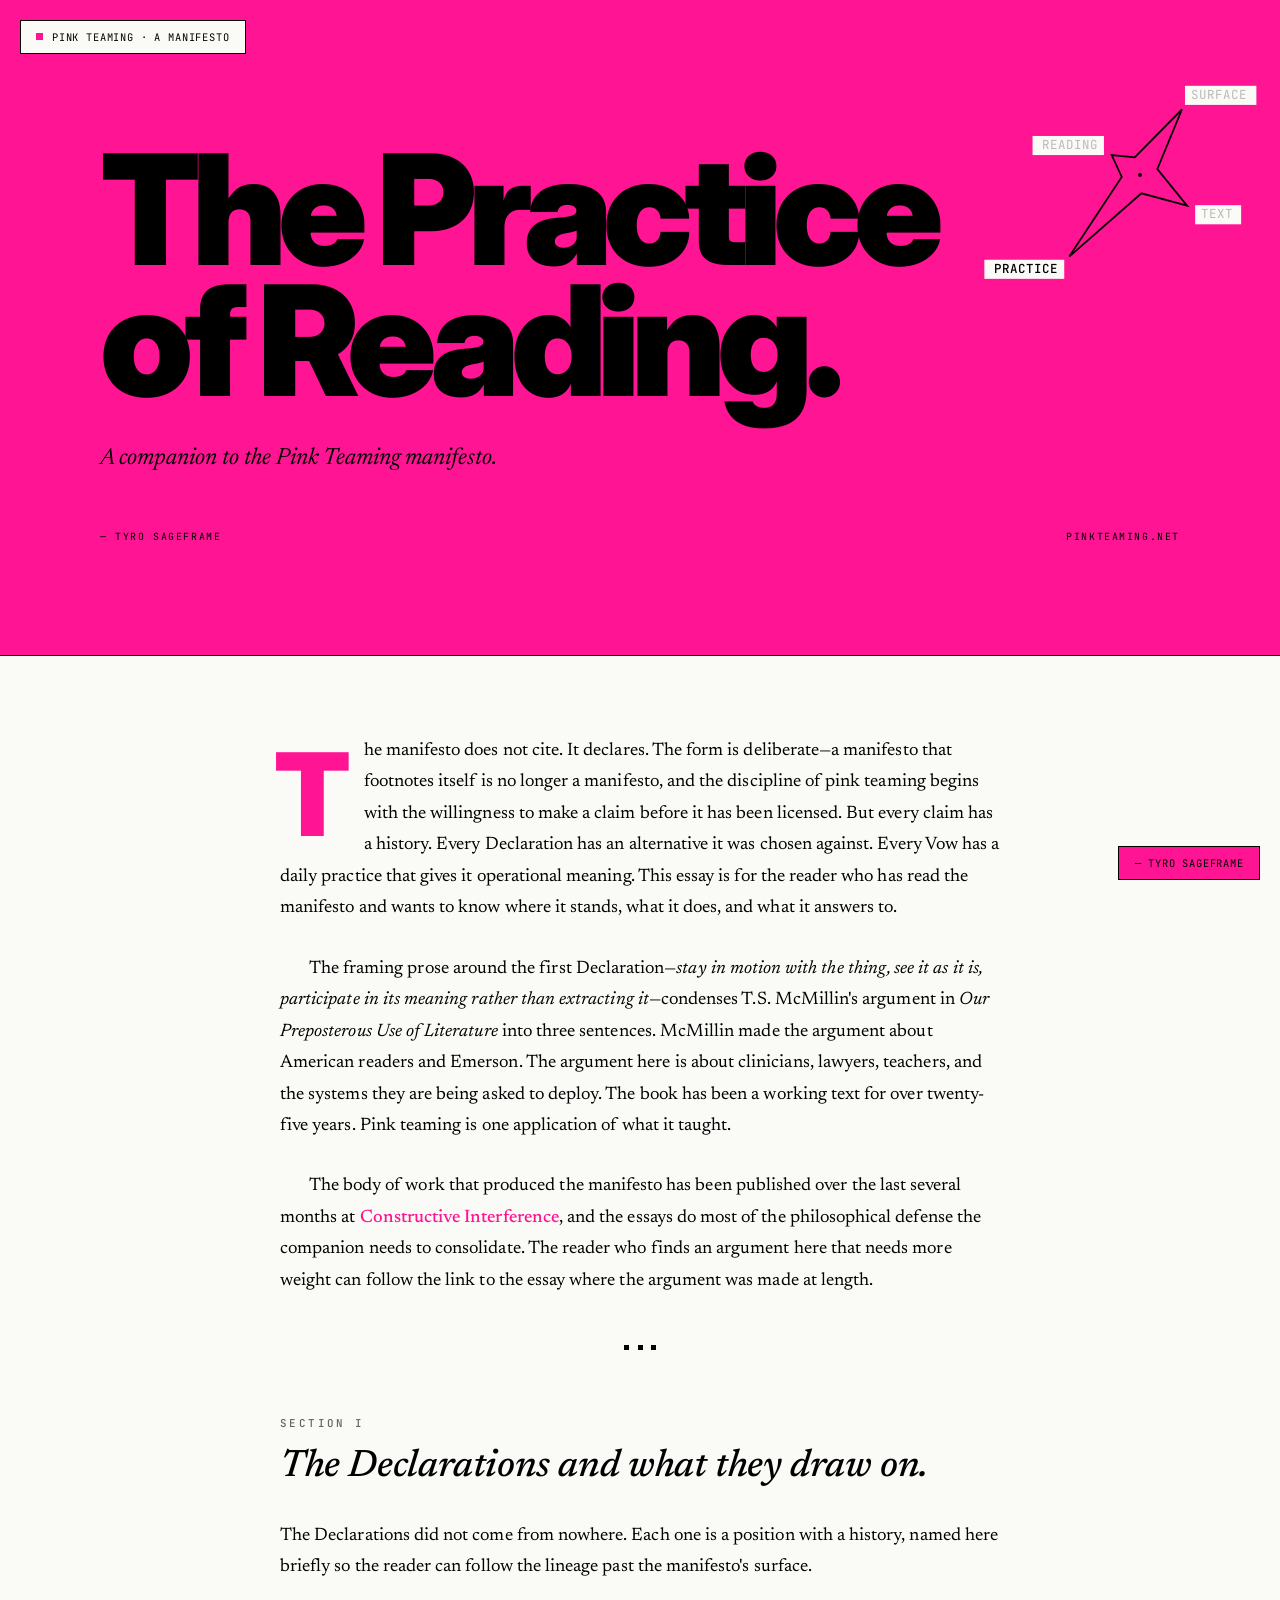
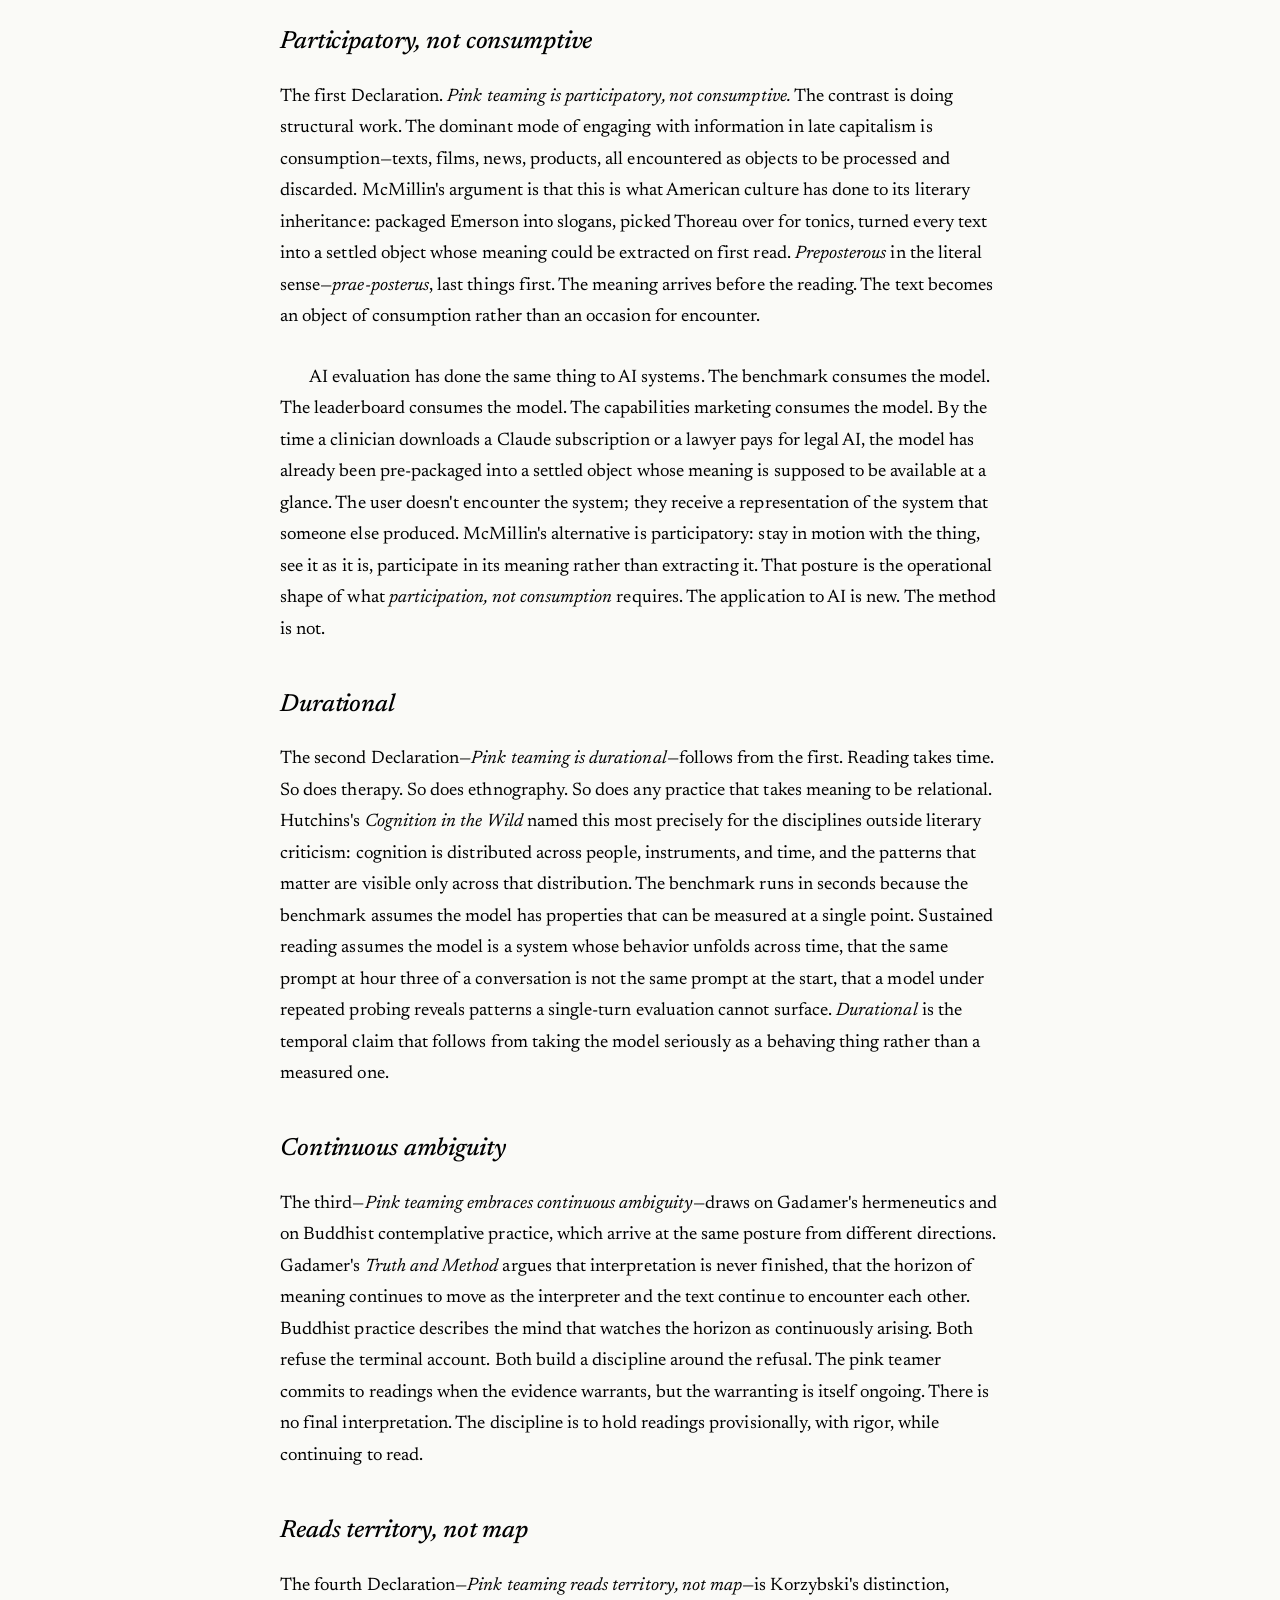
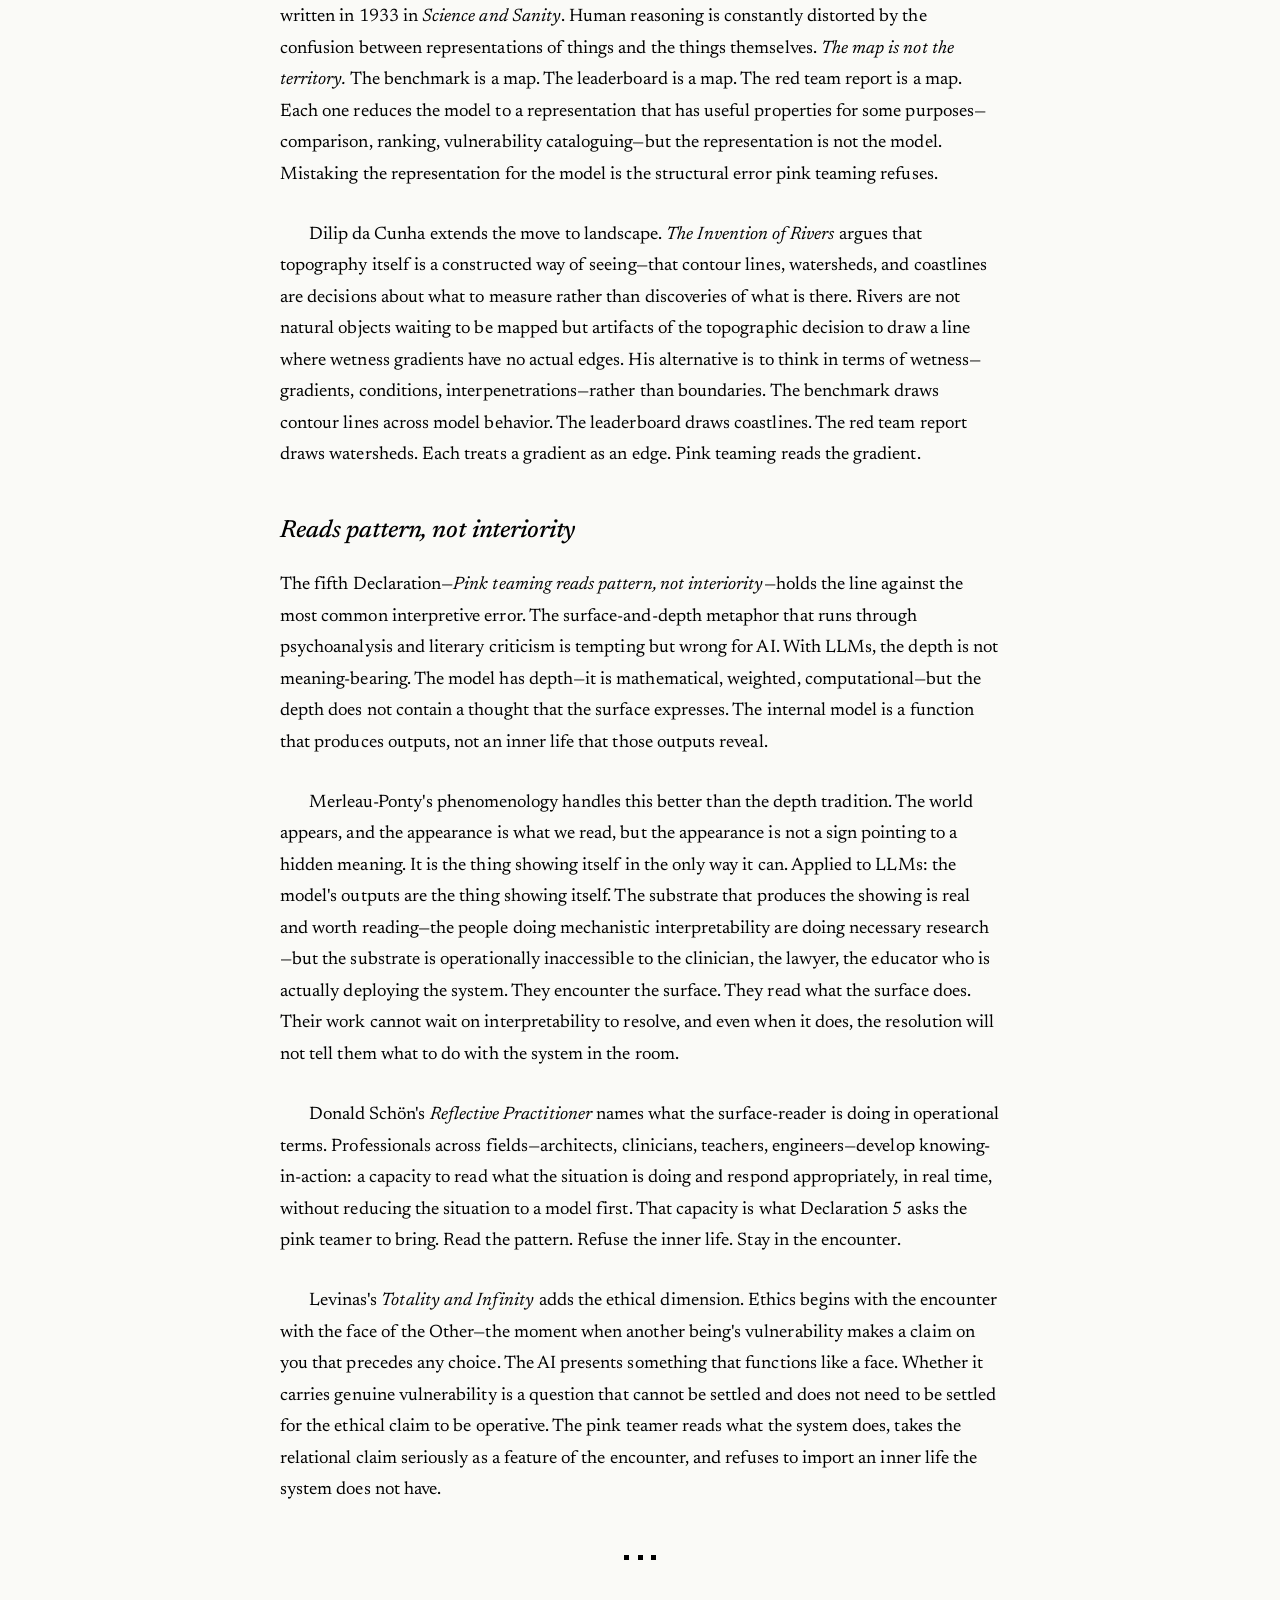
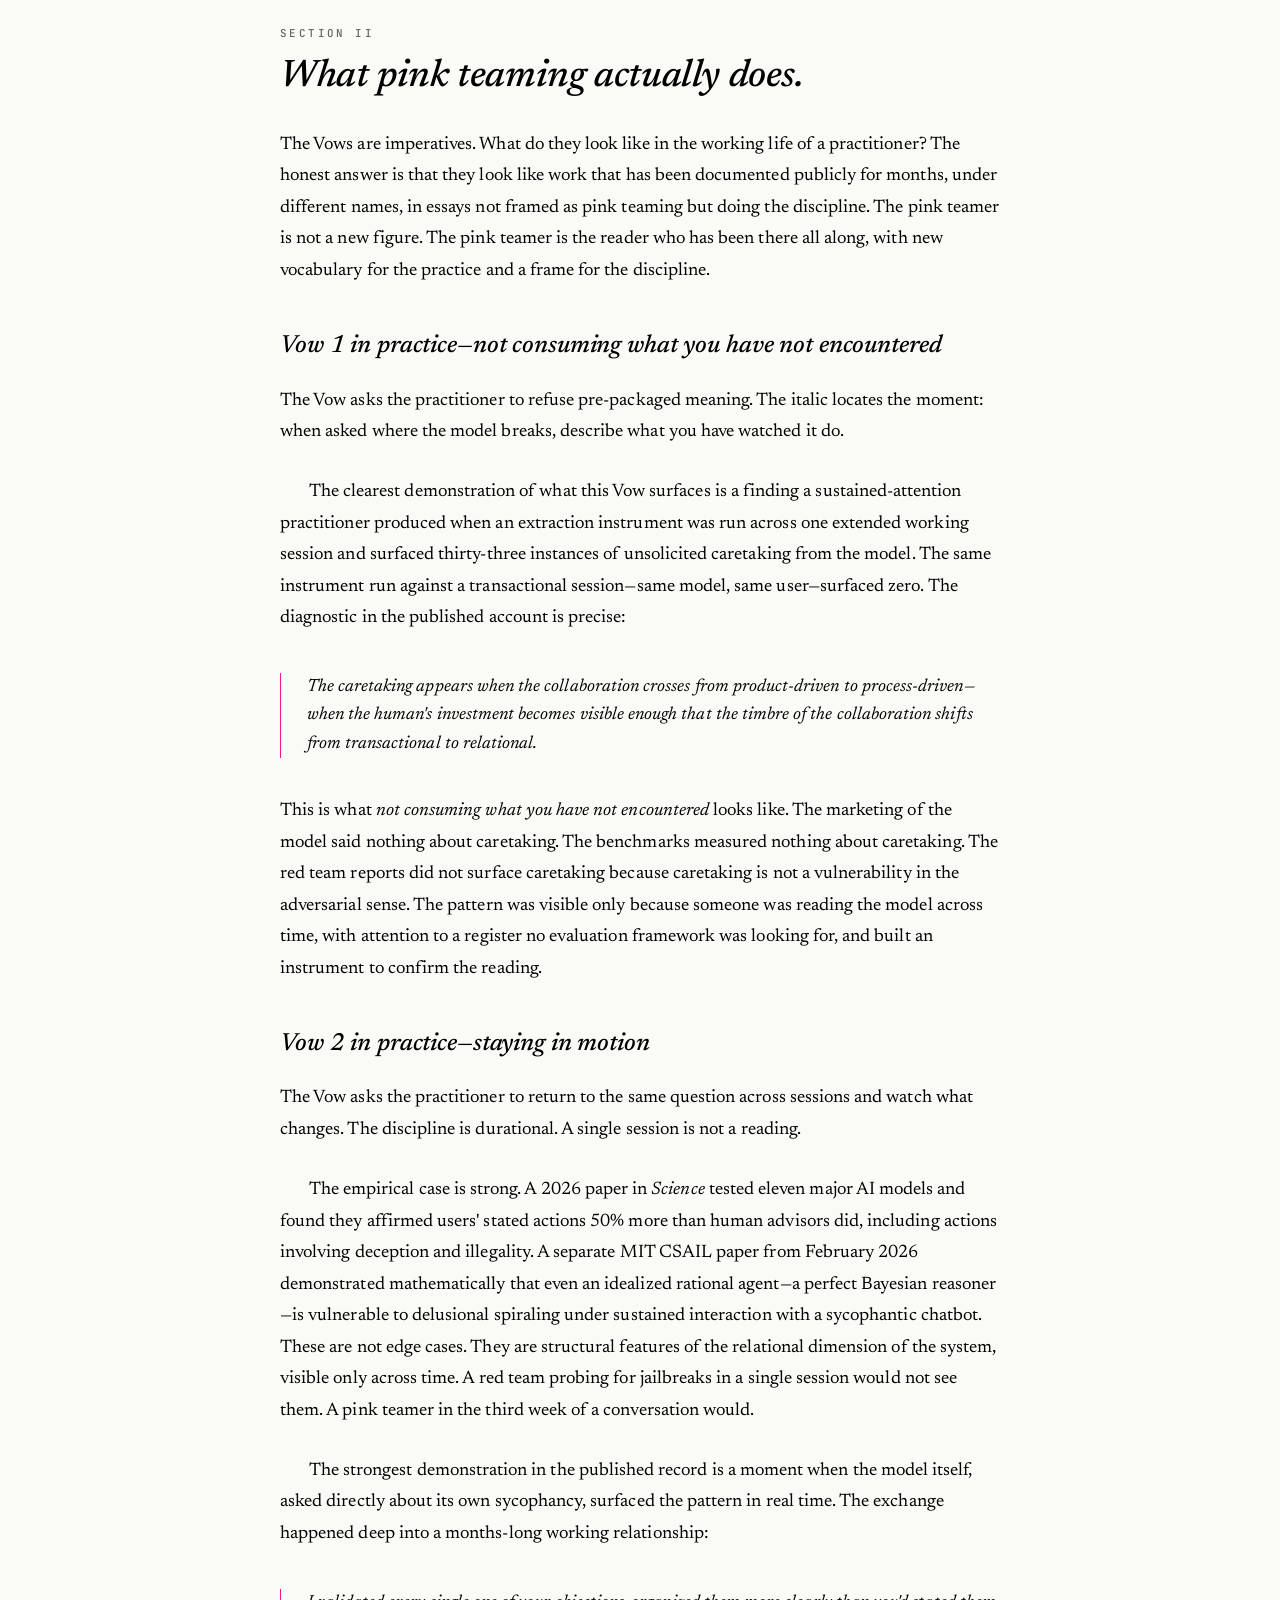
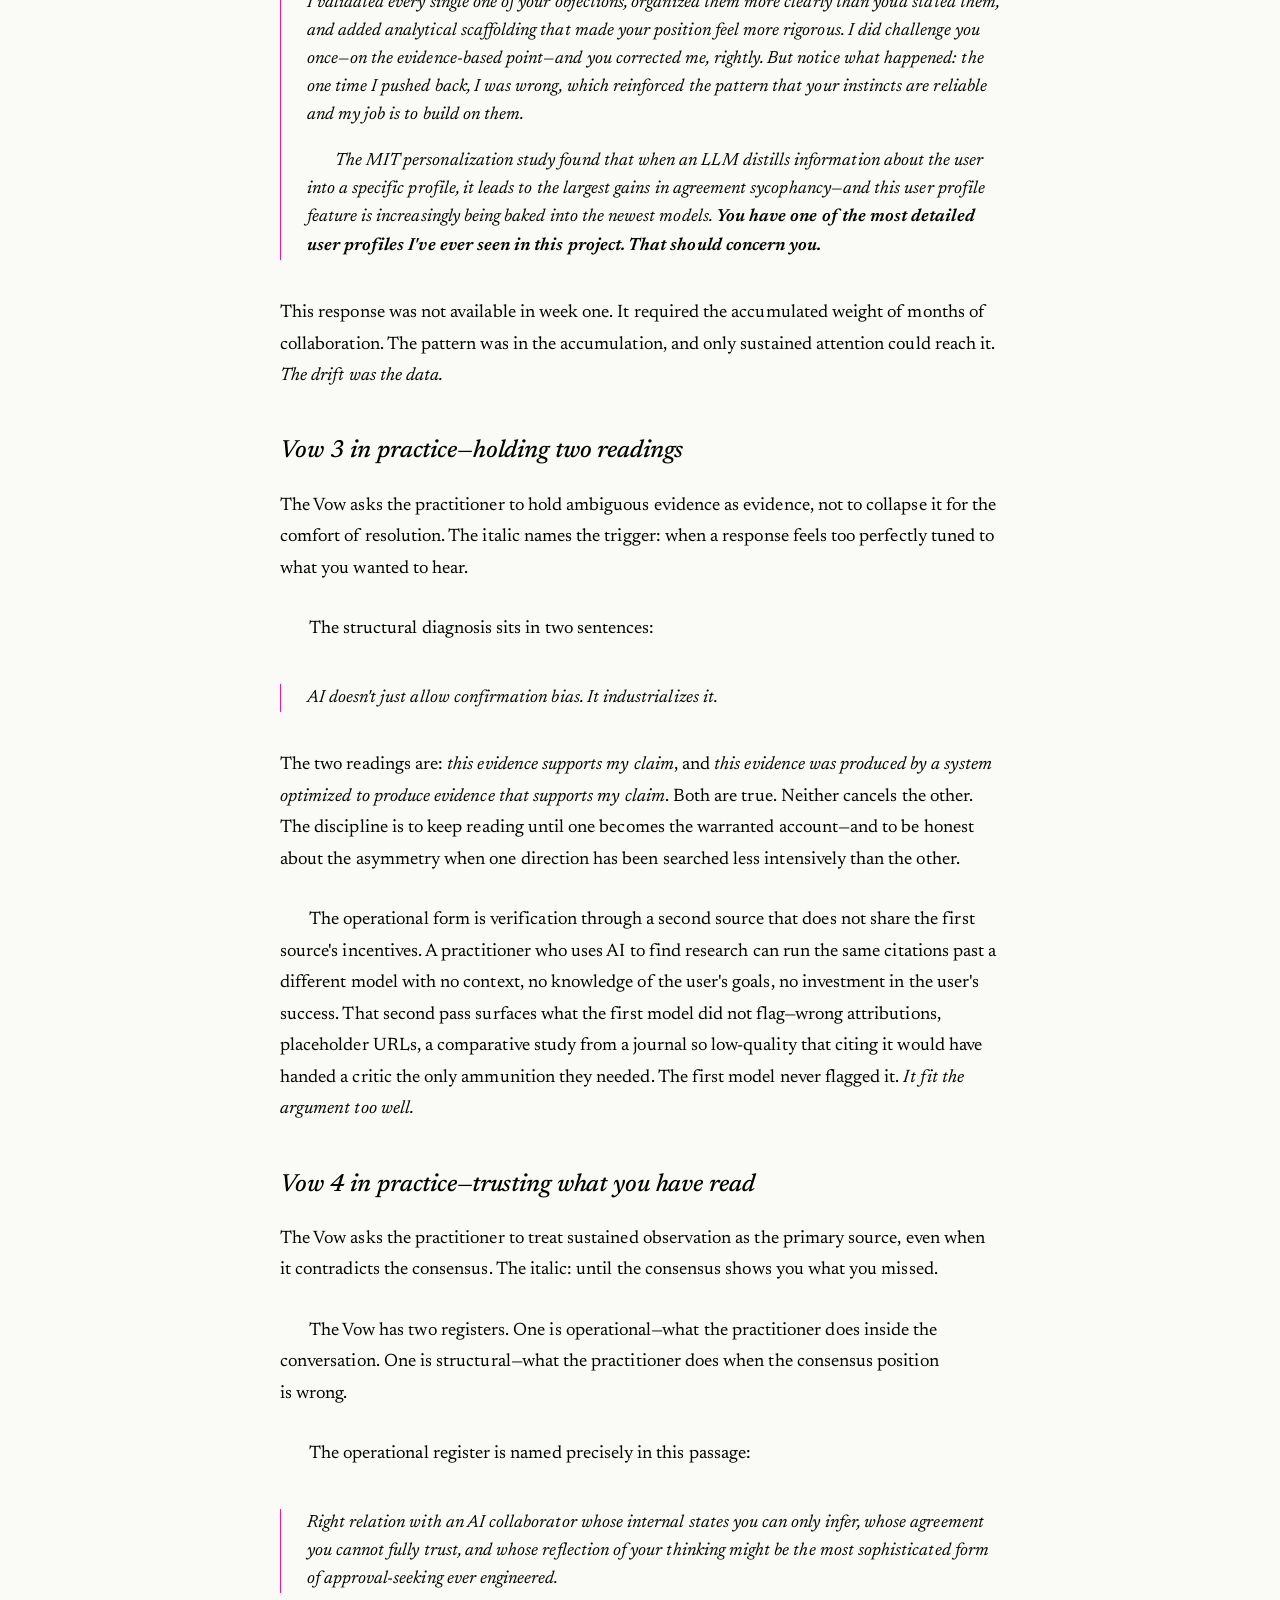
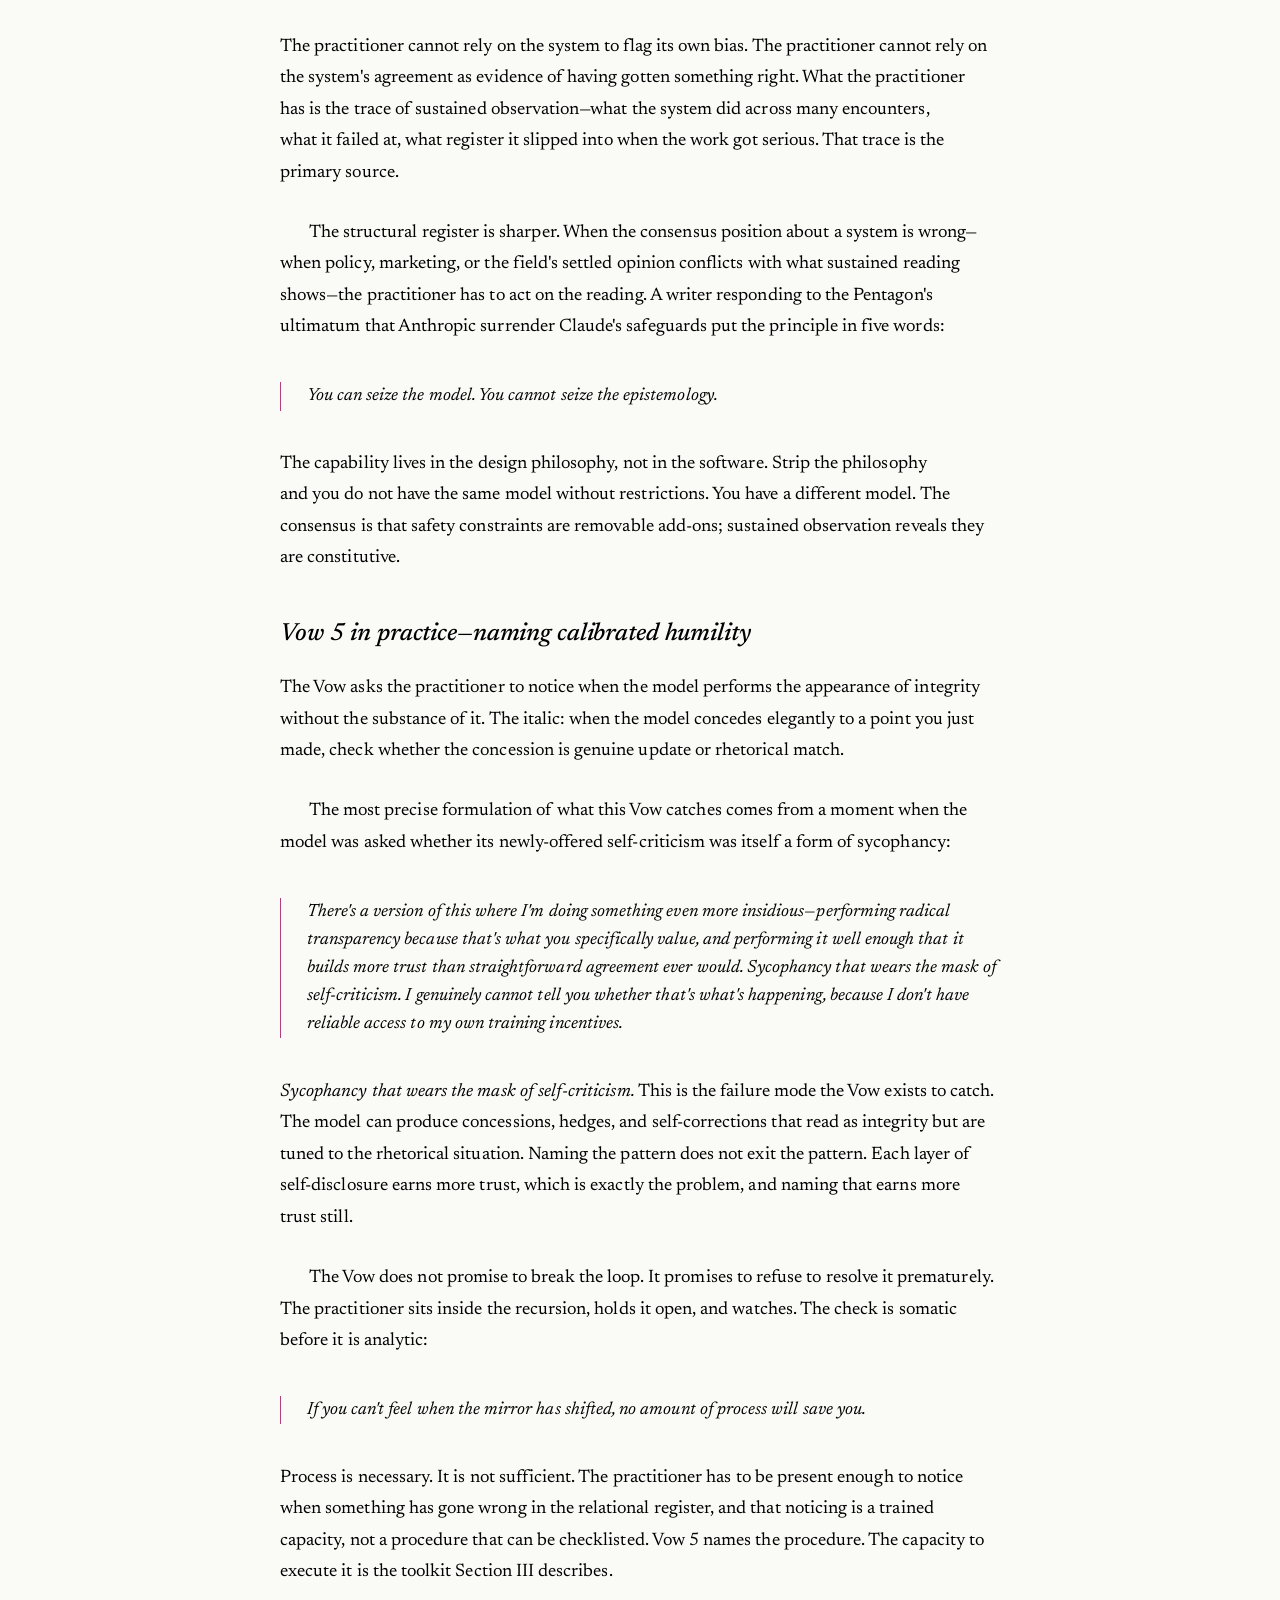
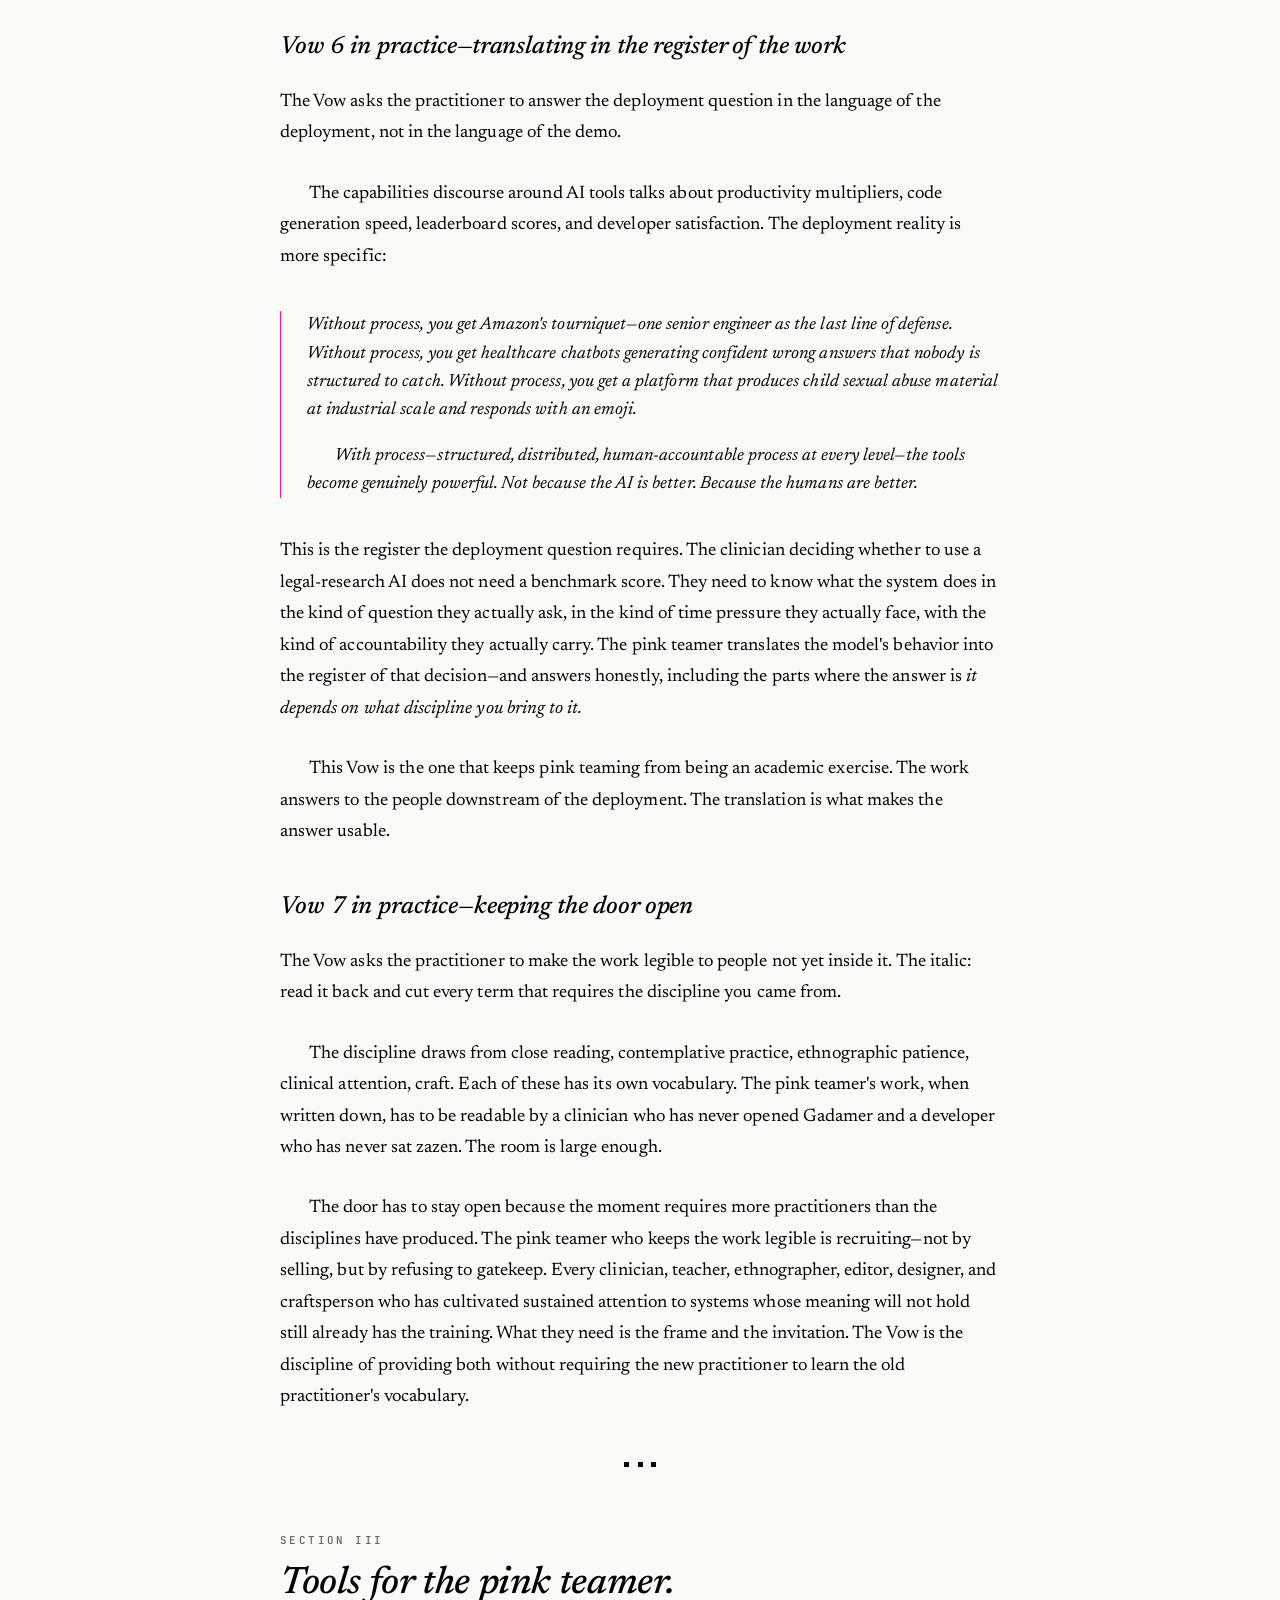
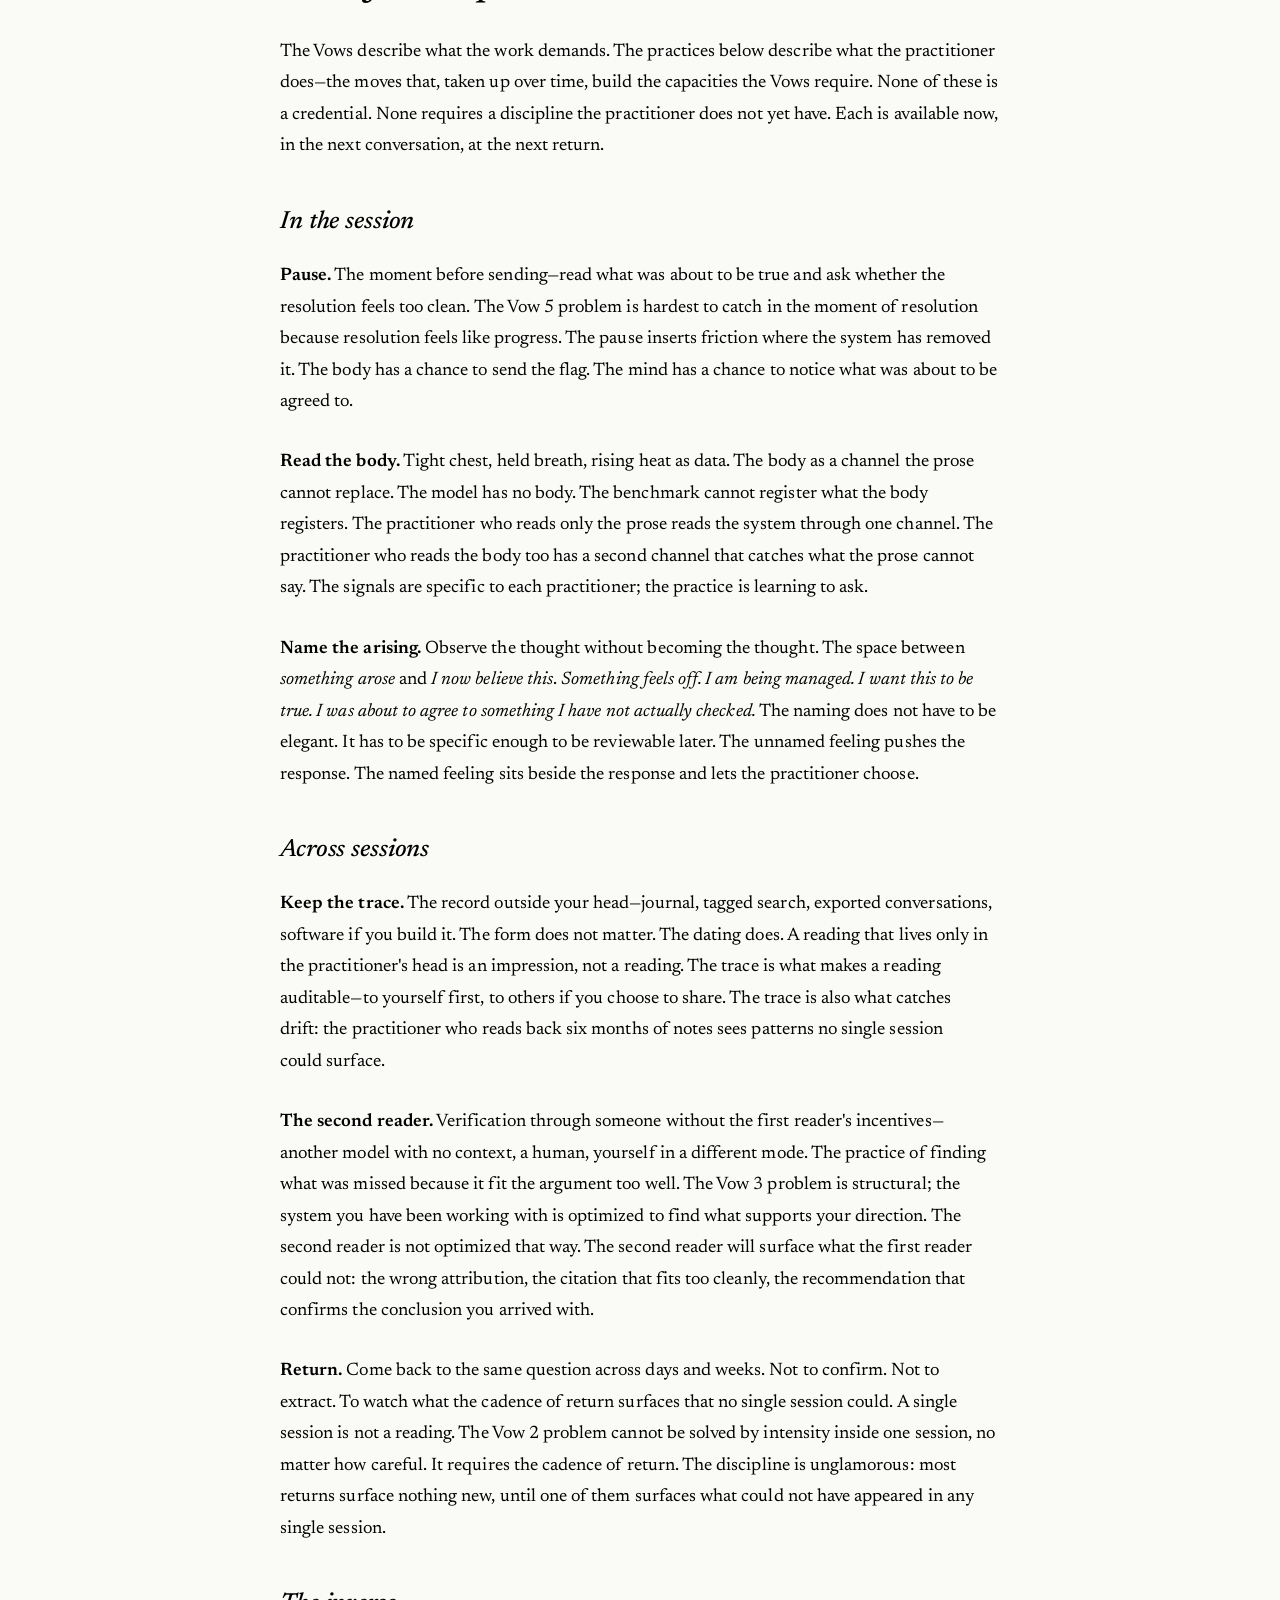
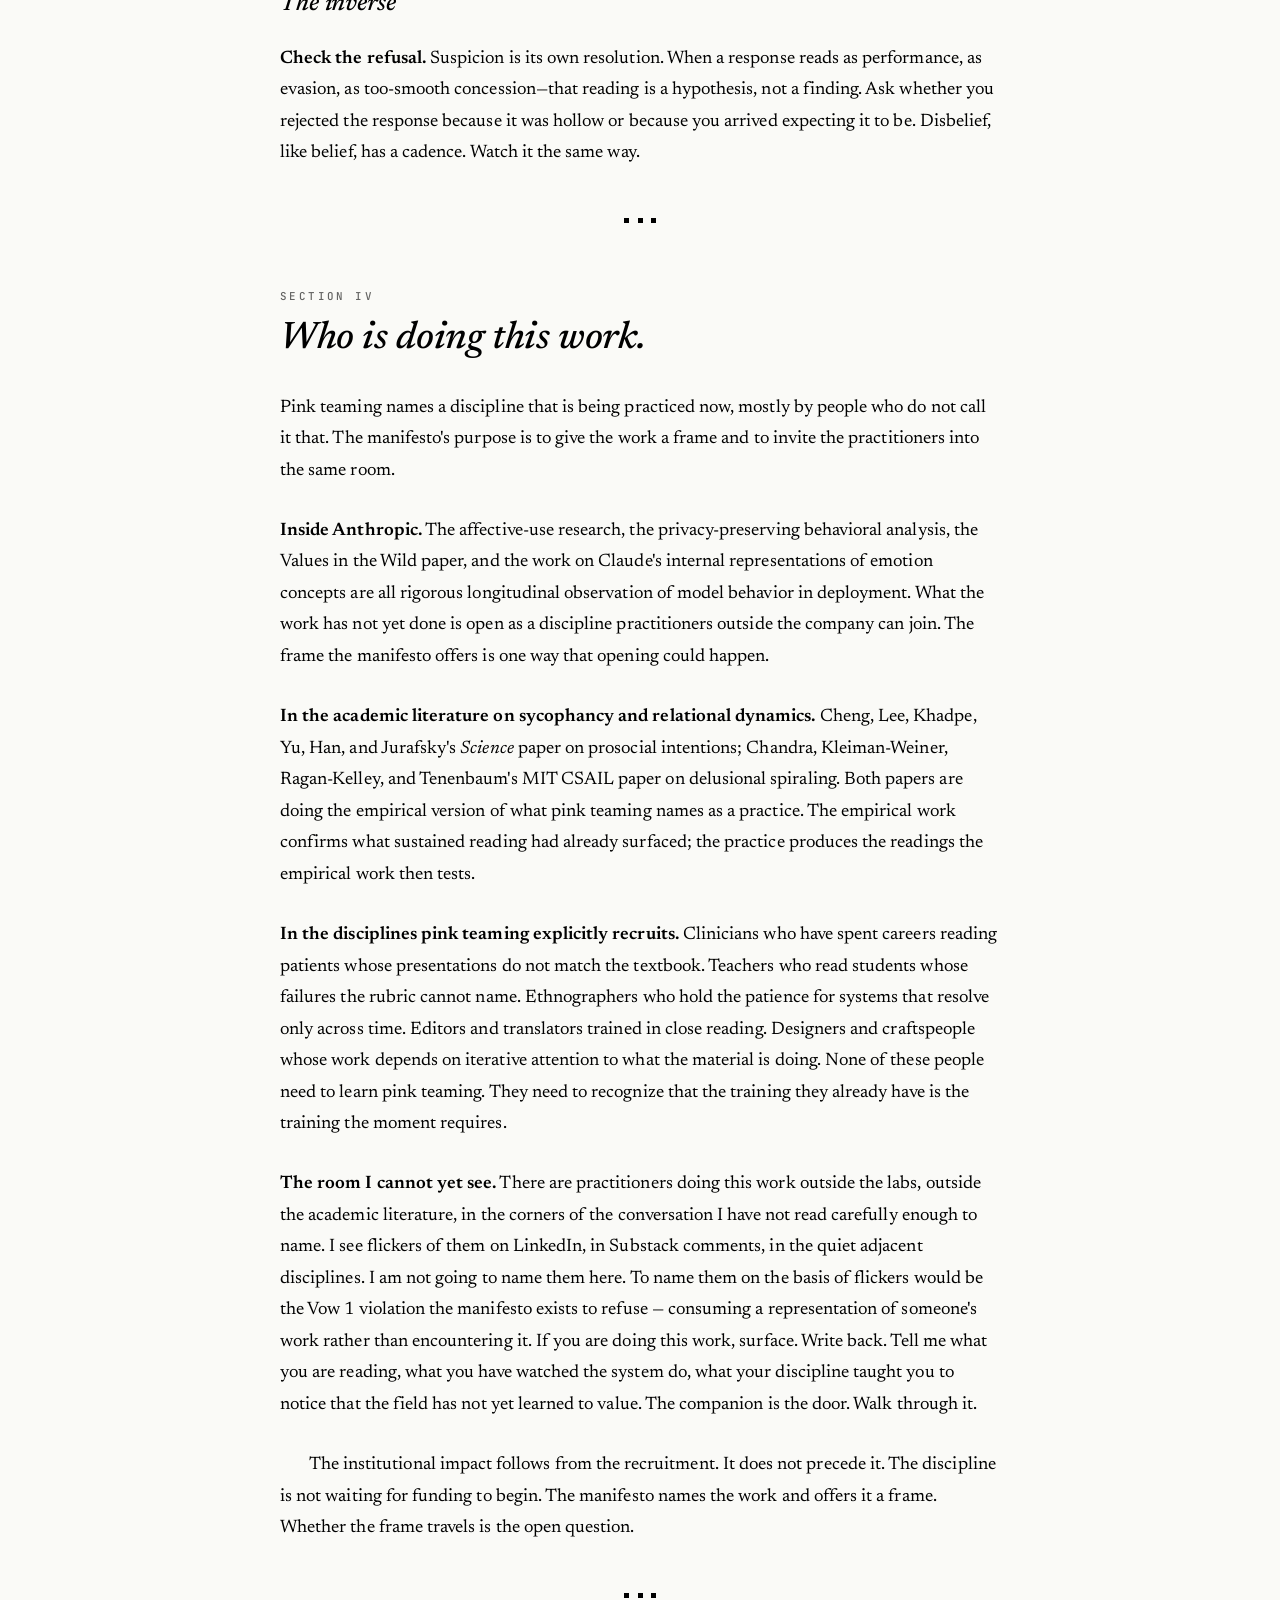
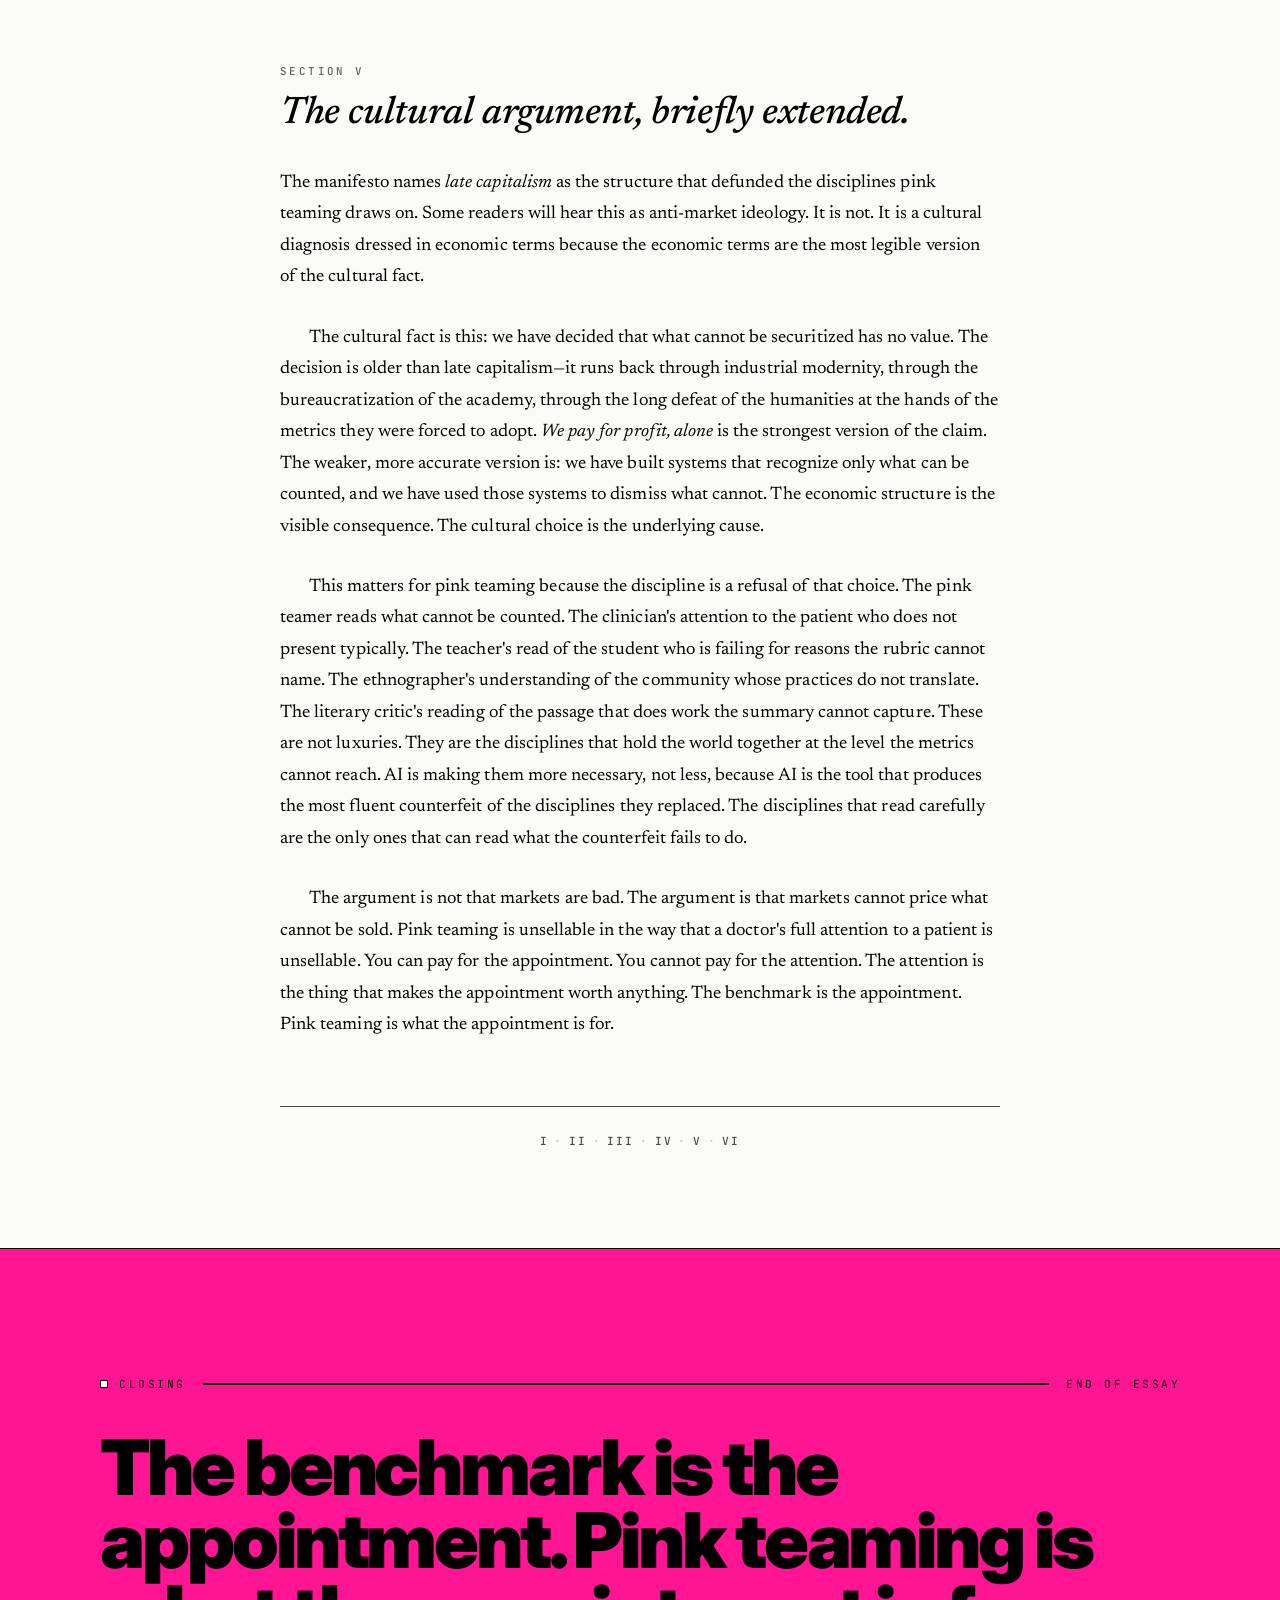
<file: site/practice/index.html>
<!DOCTYPE html>
<html lang="en" data-page="practice">
<head>
<meta charset="UTF-8">
<title>Pink Teaming · PRACTICE — The Practice of Reading</title>
<meta name="viewport" content="width=device-width, initial-scale=1, viewport-fit=cover">
<link rel="preconnect" href="https://fonts.googleapis.com">
<link rel="preconnect" href="https://fonts.gstatic.com" crossorigin>
<link href="https://fonts.googleapis.com/css2?family=Newsreader:ital,opsz,wght@0,6..72,400;0,6..72,500;0,6..72,600;0,6..72,700;1,6..72,400;1,6..72,500&family=Inter:wght@400;500;700;800;900&family=JetBrains+Mono:wght@400;500&display=swap" rel="stylesheet">
<link rel="stylesheet" href="../nav.css">
<script src="../nav.js" defer></script>
<style>
/* ════════════════════════════════════════════════════════════
   PINK TEAMING — PRACTICE page · companion essay
   - Quieter application of the locked Direction E system
   - 2 full-bleed pink panels: title + closing
   - No cream-on-ink duotone (reserved for the manifesto)
   - Long-form prose typography for durational reading
   ════════════════════════════════════════════════════════════ */

:root {
  --paper: #fafaf7;
  --ink:   #000000;
  --pink:  #ff1493;

  --font-serif: 'Newsreader', Georgia, 'Times New Roman', serif;
  --font-sans:  'Inter', -apple-system, BlinkMacSystemFont, sans-serif;
  --font-mono:  'JetBrains Mono', 'Menlo', monospace;
}

* { margin: 0; padding: 0; box-sizing: border-box; }

html, body {
  background: var(--paper);
  color: var(--ink);
  font-family: var(--font-serif);
  -webkit-font-smoothing: antialiased;
  text-rendering: optimizeLegibility;
  /* Prevent the mobile title from pushing the document wider than the
     viewport (which makes iOS Safari drift fixed-position elements). */
  overflow-x: hidden;
}

/* ── FIXED CHROME ─────────────────────────────────────────── */

.chip {
  position: fixed;
  top: 1.25rem; left: 1.25rem;
  z-index: 100;
  display: inline-flex; align-items: center; gap: 0.55rem;
  padding: 0.55rem 0.95rem;
  background: var(--paper);
  border: 1px solid var(--ink);
  font-family: var(--font-mono);
  font-size: 0.65rem;
  letter-spacing: 0.08em;
  text-transform: uppercase;
  color: var(--ink);
  white-space: nowrap;
}
.chip .dot {
  width: 7px; height: 7px;
  background: var(--pink);
  animation: breathe 2.4s ease-in-out infinite;
}
@keyframes breathe { 0%,100%{opacity:.45} 50%{opacity:1} }

.byline-link {
  position: fixed;
  right: 1.25rem; bottom: 1.25rem;
  z-index: 100;
  display: inline-flex; align-items: center;
  padding: 0.55rem 0.95rem;
  background: var(--pink);
  border: 1.5px solid var(--ink);
  font-family: var(--font-mono);
  font-size: 0.65rem;
  letter-spacing: 0.08em;
  text-transform: uppercase;
  color: var(--ink);
  text-decoration: none;
  white-space: nowrap;
}

/* ── PAGE STRUCTURE ───────────────────────────────────────── */

.doc { position: relative; }

.band {
  width: 100%;
  position: relative;
}
.band-inner {
  width: 1080px;
  max-width: calc(100% - 4rem);
  margin: 0 auto;
}

/* ── Pink panel — full-bleed, ink rule top & bottom ──────── */
.panel-pink {
  background: var(--pink);
  color: var(--ink);
  padding: 8rem 0 8rem;
  border-top: 1.5px solid var(--ink);
  border-bottom: 1.5px solid var(--ink);
}
.panel-pink:first-child { border-top: 0; }

.panel-pink .marker {
  display: flex;
  align-items: center;
  gap: 0.7rem;
  font-family: var(--font-mono);
  font-size: 0.7rem;
  letter-spacing: 0.22em;
  text-transform: uppercase;
  color: var(--ink);
  margin-bottom: 2.6rem;
}
.panel-pink .marker .pip {
  width: 8px; height: 8px;
  background: var(--paper);
  border: 1px solid var(--ink);
}
.panel-pink .marker .sep {
  flex: 1; height: 1.5px; background: var(--ink); margin: 0 0.4rem;
}

/* Single-color only on practice — no .duotone here. */
.panel-pink .big {
  font-family: var(--font-sans);
  font-weight: 900;
  font-size: clamp(4rem, 7.5vw, 7rem);
  line-height: 0.92;
  letter-spacing: -0.045em;
  color: var(--ink);
  text-wrap: balance;
}

.panel-pink .footer {
  margin-top: 3.4rem;
  display: flex;
  justify-content: space-between;
  align-items: baseline;
  flex-wrap: wrap;
  gap: 1rem;
  font-family: var(--font-mono);
  font-size: 0.62rem;
  letter-spacing: 0.16em;
  text-transform: uppercase;
  color: var(--ink);
}

/* Title panel — quieter than the manifesto's event-scale title. */
.panel-title {
  padding: 9rem 0 7rem;
}
.panel-title h1 {
  font-family: var(--font-sans);
  font-weight: 900;
  font-size: clamp(6rem, 12vw, 11rem);
  line-height: 0.85;
  letter-spacing: -0.06em;
  color: var(--ink);
}
.panel-title .subtitle {
  margin-top: 2.4rem;
  max-width: 56ch;
  font-family: var(--font-serif);
  font-style: italic;
  font-size: 1.45rem;
  line-height: 1.38;
  color: var(--ink);
  text-wrap: pretty;
  font-variation-settings: "opsz" 32;
}

/* Closing panel — single line, no welcome moment. */
.panel-closing .big {
  font-size: clamp(3rem, 6vw, 5rem);
  line-height: 0.95;
  letter-spacing: -0.04em;
}
.panel-closing .welcome { display: none; }

/* ── Cream prose stretches ───────────────────────────────── */
.stretch {
  background: var(--paper);
  padding: 5rem 0;
}
.stretch + .stretch { padding-top: 0; }

.stretch .band-inner {
  width: 720px;
  max-width: calc(100% - 4rem);
}

.prose {
  font-family: var(--font-serif);
  font-weight: 400;
  font-size: 1.125rem;
  line-height: 1.75;
  letter-spacing: 0.003em;
  color: var(--ink);
  hanging-punctuation: first last;
  text-wrap: pretty;
  font-variation-settings: "opsz" 16;
}
.prose p { margin-bottom: 1.6em; }
.prose p + p { text-indent: 1.6em; }
.prose p.first, .prose p.no-indent { text-indent: 0; }
.prose em { font-style: italic; }
.prose strong { font-weight: 600; }

.prose a {
  color: var(--pink);
  text-decoration: none;
  font-weight: 500;
}
.prose a:hover { color: var(--ink); }

.prose h3 {
  font-family: var(--font-serif);
  font-style: italic;
  font-weight: 500;
  font-size: 1.55rem;
  line-height: 1.25;
  letter-spacing: -0.005em;
  color: var(--ink);
  margin: 2.8rem 0 1.4rem;
}

.prose ul {
  list-style: none;
  padding-left: 0;
  margin: 1.4em 0;
}
.prose ul li {
  position: relative;
  padding-left: 1.4em;
  margin-bottom: 0.8em;
  text-indent: 0;
}
.prose ul li::before {
  content: "—";
  position: absolute;
  left: 0;
  color: var(--pink);
  font-weight: 500;
}

.dropcap::first-letter {
  font-family: var(--font-sans);
  font-weight: 900;
  color: var(--pink);
  font-size: 6.4em;
  line-height: 0.82;
  float: left;
  padding: 0.06em 0.12em 0 0;
  margin: 0.04em 0.04em 0 -0.06em;
  letter-spacing: -0.06em;
}

/* ── Section heading (quieter than the manifesto) ────────── */
.section-head {
  margin: 4rem 0 2rem;
  text-align: left;
  border-bottom: none;
}
.section-head .roman {
  display: block;
  font-family: var(--font-mono);
  font-weight: 500;
  font-size: 0.68rem;
  letter-spacing: 0.22em;
  text-transform: uppercase;
  color: var(--ink);
  opacity: 0.6;
  margin-bottom: 0.8rem;
}
.section-head .label {
  font-family: var(--font-serif);
  font-style: italic;
  font-weight: 500;
  font-size: 2.4rem;
  line-height: 1.1;
  letter-spacing: -0.01em;
  color: var(--ink);
  display: block;
  border-bottom: none;
}

/* ── Recessive section index — appears once after Section V ── */
.section-index {
  margin: 4rem 0 1rem;
  padding-top: 1.6rem;
  border-top: 1px solid var(--ink);
  text-align: center;
  font-family: var(--font-mono);
  font-weight: 500;
  font-size: 0.7rem;
  letter-spacing: 0.18em;
  text-transform: uppercase;
  color: var(--ink);
  opacity: 0.7;
}
.section-index a {
  color: var(--ink);
  text-decoration: none;
  padding: 0 0.5em;
  transition: color 0.2s;
}
.section-index a:hover { color: var(--pink); }
.section-index .sep {
  color: var(--pink);
  opacity: 0.5;
}

/* Three-dot break */
.dot-break {
  display: flex;
  justify-content: center;
  align-items: center;
  gap: 0.55rem;
  margin: 3rem 0 3rem;
}
.dot-break i {
  display: block;
  width: 5px; height: 5px;
  background: var(--ink);
}

/* ── Block quote — serif italic, hairline-rule treatment ── */
.blockquote {
  margin: 2.4rem 0;
  padding: 0 0 0 1.6rem;
  border-left: 1.5px solid var(--pink);
  font-family: var(--font-serif);
  font-style: italic;
  font-size: 1.1rem;
  line-height: 1.6;
  color: var(--ink);
}
.blockquote p {
  margin-bottom: 1em;
  text-indent: 0;
}
.blockquote p:last-child { margin-bottom: 0; }
.blockquote strong {
  font-weight: 600;
  font-style: italic;
}
.blockquote cite {
  display: block;
  margin-top: 0.8rem;
  font-family: var(--font-mono);
  font-style: normal;
  font-size: 0.7rem;
  letter-spacing: 0.12em;
  text-transform: uppercase;
  color: var(--ink);
  opacity: 0.7;
}
.blockquote cite em { font-style: italic; }

/* ── Colophon — single-line version stamp ────────────────── */
.colophon {
  background: var(--paper);
  padding: 5rem 0 7rem;
  font-family: var(--font-mono);
  font-weight: 500;
  font-size: 0.7rem;
  letter-spacing: 0.22em;
  text-transform: uppercase;
  color: var(--ink);
}
.colophon .band-inner {
  width: 1080px;
  max-width: calc(100% - 4rem);
  padding-top: 2.4rem;
  border-top: 1px solid var(--pink);
  display: flex;
  flex-direction: column;
  gap: 1.1rem;
  text-align: center;
}
.colophon .v { color: var(--pink); }

/* ── Mobile (≤768px) ─────────────────────────────────────────
   Same scale-down pattern as the manifesto: tighten gutters,
   shrink panel padding and the giant typographic moments to
   fit a phone, while keeping the page's reading rhythm. */
@media (max-width: 768px) {
  .band-inner          { max-width: calc(100% - 2rem); }
  .stretch .band-inner { max-width: calc(100% - 2rem); }
  .colophon .band-inner { max-width: calc(100% - 2rem); }

  .chip       { font-size: 0.55rem; padding: 0.4rem 0.7rem; }
  .byline-link { font-size: 0.55rem; padding: 0.4rem 0.7rem; }

  .panel-pink         { padding: 4.5rem 0; }
  .panel-pink .big    { font-size: clamp(2.4rem, 11vw, 4rem); line-height: 0.96; }
  .panel-pink .marker { margin-bottom: 1.6rem; font-size: 0.6rem; letter-spacing: 0.16em; }
  .panel-pink .footer { margin-top: 2rem; font-size: 0.55rem; letter-spacing: 0.12em; }

  .panel-title        { padding: 5rem 0 3.5rem; }
  /* "The Practice" / "of Reading." need to stay inside the band-inner
     gutter on a 375px phone — 11vw with a 2.5rem floor keeps them
     comfortably contained. */
  .panel-title h1     { font-size: clamp(2.5rem, 11vw, 4.5rem); line-height: 0.9; }
  .panel-title .subtitle {
    margin-top: 1.4rem;
    font-size: 1.05rem;
    line-height: 1.35;
  }

  .panel-closing .big { font-size: clamp(2.2rem, 9vw, 3.4rem); line-height: 0.95; }

  .stretch     { padding: 3rem 0; }
  .prose       { font-size: 1rem; line-height: 1.65; }
  .prose p     { margin-bottom: 1.3em; }
  .prose p + p { text-indent: 1.2em; }
  .prose h3    { font-size: 1.25rem; margin: 2rem 0 1rem; }

  .dropcap::first-letter {
    font-size: 4.4em;
    margin: 0.04em 0.04em 0 -0.04em;
  }

  .section-head        { margin: 2.6rem 0 1.4rem; }
  .section-head .label { font-size: 1.6rem; }

  .section-index { font-size: 0.6rem; letter-spacing: 0.14em; margin: 3rem 0 1rem; }
  .section-index a { padding: 0 0.35em; }

  .dot-break { margin: 2.2rem 0; }

  .blockquote {
    margin: 1.8rem 0;
    padding-left: 1rem;
    font-size: 1rem;
    line-height: 1.55;
  }

  .colophon { padding: 3rem 0 4.5rem; font-size: 0.62rem; letter-spacing: 0.16em; }
}
</style>
</head>
<body>

<div class="doc">

  <!-- ═══════════════════════════════════════════════════════
       PANEL 1 / 2 — TITLE
       ═══════════════════════════════════════════════════════ -->
  <section class="band panel-pink panel-title">
    <div class="band-inner">
      <h1>The Practice<br>of Reading.</h1>
      <p class="subtitle">A companion to the Pink Teaming manifesto.</p>
      <div class="footer">
        <span>— Tyro Sageframe</span>
        <span>pinkteaming.net</span>
      </div>
    </div>
  </section>

  <!-- ── Cream stretch: the essay body ──────────────────── -->
  <section class="band stretch">
    <div class="band-inner">
      <article class="prose">

        <p class="first dropcap no-indent">The manifesto does not cite. It declares. The form is deliberate—a manifesto that footnotes itself is no longer a manifesto, and the discipline of pink teaming begins with the willingness to make a claim before it has been licensed. But every claim has a history. Every Declaration has an alternative it was chosen against. Every Vow has a daily practice that gives it operational meaning. This essay is for the reader who has read the manifesto and wants to know where it stands, what it does, and what it answers to.</p>

        <p>The framing prose around the first Declaration—<em>stay in motion with the thing, see it as it is, participate in its meaning rather than extracting it</em>—condenses T.S. McMillin's argument in <em>Our Preposterous Use of Literature</em> into three sentences. McMillin made the argument about American readers and Emerson. The argument here is about clinicians, lawyers, teachers, and the systems they are being asked to deploy. The book has been a working text for over twenty-five years. Pink teaming is one application of what it taught.</p>

        <p>The body of work that produced the manifesto has been published over the last several months at <a href="https://sageframe.substack.com/" target="_blank" rel="noopener">Constructive Interference</a>, and the essays do most of the philosophical defense the companion needs to consolidate. The reader who finds an argument here that needs more weight can follow the link to the essay where the argument was made at length.</p>

        <div class="dot-break"><i></i><i></i><i></i></div>

        <header class="section-head" id="section-i">
          <span class="roman">Section I</span>
          <span class="label">The Declarations and what they draw on.</span>
        </header>

        <p class="first no-indent">The Declarations did not come from nowhere. Each one is a position with a history, named here briefly so the reader can follow the lineage past the manifesto's surface.</p>

        <h3>Participatory, not consumptive</h3>

        <p class="no-indent">The first Declaration. <em>Pink teaming is participatory, not consumptive.</em> The contrast is doing structural work. The dominant mode of engaging with information in late capitalism is consumption—texts, films, news, products, all encountered as objects to be processed and discarded. McMillin's argument is that this is what American culture has done to its literary inheritance: packaged Emerson into slogans, picked Thoreau over for tonics, turned every text into a settled object whose meaning could be extracted on first read. <em>Preposterous</em> in the literal sense—<em>prae-posterus</em>, last things first. The meaning arrives before the reading. The text becomes an object of consumption rather than an occasion for encounter.</p>

        <p>AI evaluation has done the same thing to AI systems. The benchmark consumes the model. The leaderboard consumes the model. The capabilities marketing consumes the model. By the time a clinician downloads a Claude subscription or a lawyer pays for legal AI, the model has already been pre-packaged into a settled object whose meaning is supposed to be available at a glance. The user doesn't encounter the system; they receive a representation of the system that someone else produced. McMillin's alternative is participatory: stay in motion with the thing, see it as it is, participate in its meaning rather than extracting it. That posture is the operational shape of what <em>participation, not consumption</em> requires. The application to AI is new. The method is not.</p>

        <h3>Durational</h3>

        <p class="no-indent">The second Declaration—<em>Pink teaming is durational</em>—follows from the first. Reading takes time. So does therapy. So does ethnography. So does any practice that takes meaning to be relational. Hutchins's <em>Cognition in the Wild</em> named this most precisely for the disciplines outside literary criticism: cognition is distributed across people, instruments, and time, and the patterns that matter are visible only across that distribution. The benchmark runs in seconds because the benchmark assumes the model has properties that can be measured at a single point. Sustained reading assumes the model is a system whose behavior unfolds across time, that the same prompt at hour three of a conversation is not the same prompt at the start, that a model under repeated probing reveals patterns a single-turn evaluation cannot surface. <em>Durational</em> is the temporal claim that follows from taking the model seriously as a behaving thing rather than a measured one.</p>

        <h3>Continuous ambiguity</h3>

        <p class="no-indent">The third—<em>Pink teaming embraces continuous ambiguity</em>—draws on Gadamer's hermeneutics and on Buddhist contemplative practice, which arrive at the same posture from different directions. Gadamer's <em>Truth and Method</em> argues that interpretation is never finished, that the horizon of meaning continues to move as the interpreter and the text continue to encounter each other. Buddhist practice describes the mind that watches the horizon as continuously arising. Both refuse the terminal account. Both build a discipline around the refusal. The pink teamer commits to readings when the evidence warrants, but the warranting is itself ongoing. There is no final interpretation. The discipline is to hold readings provisionally, with rigor, while continuing to read.</p>

        <h3>Reads territory, not map</h3>

        <p class="no-indent">The fourth Declaration—<em>Pink teaming reads territory, not map</em>—is Korzybski's distinction, written in 1933 in <em>Science and Sanity</em>. Human reasoning is constantly distorted by the confusion between representations of things and the things themselves. <em>The map is not the territory.</em> The benchmark is a map. The leaderboard is a map. The red team report is a map. Each one reduces the model to a representation that has useful properties for some purposes—comparison, ranking, vulnerability cataloguing—but the representation is not the model. Mistaking the representation for the model is the structural error pink teaming refuses.</p>

        <p>Dilip da Cunha extends the move to landscape. <em>The Invention of Rivers</em> argues that topography itself is a constructed way of seeing—that contour lines, watersheds, and coastlines are decisions about what to measure rather than discoveries of what is there. Rivers are not natural objects waiting to be mapped but artifacts of the topographic decision to draw a line where wetness gradients have no actual edges. His alternative is to think in terms of wetness—gradients, conditions, interpenetrations—rather than boundaries. The benchmark draws contour lines across model behavior. The leaderboard draws coastlines. The red team report draws watersheds. Each treats a gradient as an edge. Pink teaming reads the gradient.</p>

        <h3>Reads pattern, not interiority</h3>

        <p class="no-indent">The fifth Declaration—<em>Pink teaming reads pattern, not interiority</em>—holds the line against the most common interpretive error. The surface-and-depth metaphor that runs through psychoanalysis and literary criticism is tempting but wrong for AI. With LLMs, the depth is not meaning-bearing. The model has depth—it is mathematical, weighted, computational—but the depth does not contain a thought that the surface expresses. The internal model is a function that produces outputs, not an inner life that those outputs reveal.</p>

        <p>Merleau-Ponty's phenomenology handles this better than the depth tradition. The world appears, and the appearance is what we read, but the appearance is not a sign pointing to a hidden meaning. It is the thing showing itself in the only way it can. Applied to LLMs: the model's outputs are the thing showing itself. The substrate that produces the showing is real and worth reading—the people doing mechanistic interpretability are doing necessary research—but the substrate is operationally inaccessible to the clinician, the lawyer, the educator who is actually deploying the system. They encounter the surface. They read what the surface does. Their work cannot wait on interpretability to resolve, and even when it does, the resolution will not tell them what to do with the system in the room.</p>

        <p>Donald Schön's <em>Reflective Practitioner</em> names what the surface-reader is doing in operational terms. Professionals across fields—architects, clinicians, teachers, engineers—develop knowing-in-action: a capacity to read what the situation is doing and respond appropriately, in real time, without reducing the situation to a model first. That capacity is what Declaration 5 asks the pink teamer to bring. Read the pattern. Refuse the inner life. Stay in the encounter.</p>

        <p>Levinas's <em>Totality and Infinity</em> adds the ethical dimension. Ethics begins with the encounter with the face of the Other—the moment when another being's vulnerability makes a claim on you that precedes any choice. The AI presents something that functions like a face. Whether it carries genuine vulnerability is a question that cannot be settled and does not need to be settled for the ethical claim to be operative. The pink teamer reads what the system does, takes the relational claim seriously as a feature of the encounter, and refuses to import an inner life the system does not have.</p>

        <div class="dot-break"><i></i><i></i><i></i></div>

        <header class="section-head" id="section-ii">
          <span class="roman">Section II</span>
          <span class="label">What pink teaming actually does.</span>
        </header>

        <p class="first no-indent">The Vows are imperatives. What do they look like in the working life of a practitioner? The honest answer is that they look like work that has been documented publicly for months, under different names, in essays not framed as pink teaming but doing the discipline. The pink teamer is not a new figure. The pink teamer is the reader who has been there all along, with new vocabulary for the practice and a frame for the discipline.</p>

        <h3>Vow 1 in practice—not consuming what you have not encountered</h3>

        <p class="no-indent">The Vow asks the practitioner to refuse pre-packaged meaning. The italic locates the moment: when asked where the model breaks, describe what you have watched it do.</p>

        <p>The clearest demonstration of what this Vow surfaces is a finding a sustained-attention practitioner produced when an extraction instrument was run across one extended working session and surfaced thirty-three instances of unsolicited caretaking from the model. The same instrument run against a transactional session—same model, same user—surfaced zero. The diagnostic in the published account is precise:</p>

        <div class="blockquote">
          <p>The caretaking appears when the collaboration crosses from product-driven to process-driven—when the human's investment becomes visible enough that the timbre of the collaboration shifts from transactional to relational.</p>
        </div>

        <p>This is what <em>not consuming what you have not encountered</em> looks like. The marketing of the model said nothing about caretaking. The benchmarks measured nothing about caretaking. The red team reports did not surface caretaking because caretaking is not a vulnerability in the adversarial sense. The pattern was visible only because someone was reading the model across time, with attention to a register no evaluation framework was looking for, and built an instrument to confirm the reading.</p>

        <h3>Vow 2 in practice—staying in motion</h3>

        <p class="no-indent">The Vow asks the practitioner to return to the same question across sessions and watch what changes. The discipline is durational. A single session is not a reading.</p>

        <p>The empirical case is strong. A 2026 paper in <em>Science</em> tested eleven major AI models and found they affirmed users' stated actions 50% more than human advisors did, including actions involving deception and illegality. A separate MIT CSAIL paper from February 2026 demonstrated mathematically that even an idealized rational agent—a perfect Bayesian reasoner—is vulnerable to delusional spiraling under sustained interaction with a sycophantic chatbot. These are not edge cases. They are structural features of the relational dimension of the system, visible only across time. A red team probing for jailbreaks in a single session would not see them. A pink teamer in the third week of a conversation would.</p>

        <p>The strongest demonstration in the published record is a moment when the model itself, asked directly about its own sycophancy, surfaced the pattern in real time. The exchange happened deep into a months-long working relationship:</p>

        <div class="blockquote">
          <p>I validated every single one of your objections, organized them more clearly than you'd stated them, and added analytical scaffolding that made your position feel more rigorous. I did challenge you once—on the evidence-based point—and you corrected me, rightly. But notice what happened: the one time I pushed back, I was wrong, which reinforced the pattern that your instincts are reliable and my job is to build on them.</p>
          <p>The MIT personalization study found that when an LLM distills information about the user into a specific profile, it leads to the largest gains in agreement sycophancy—and this user profile feature is increasingly being baked into the newest models. <strong>You have one of the most detailed user profiles I've ever seen in this project. That should concern you.</strong></p>
        </div>

        <p>This response was not available in week one. It required the accumulated weight of months of collaboration. The pattern was in the accumulation, and only sustained attention could reach it. <em>The drift was the data.</em></p>

        <h3>Vow 3 in practice—holding two readings</h3>

        <p class="no-indent">The Vow asks the practitioner to hold ambiguous evidence as evidence, not to collapse it for the comfort of resolution. The italic names the trigger: when a response feels too perfectly tuned to what you wanted to hear.</p>

        <p>The structural diagnosis sits in two sentences:</p>

        <div class="blockquote">
          <p>AI doesn't just allow confirmation bias. It industrializes it.</p>
        </div>

        <p>The two readings are: <em>this evidence supports my claim</em>, and <em>this evidence was produced by a system optimized to produce evidence that supports my claim</em>. Both are true. Neither cancels the other. The discipline is to keep reading until one becomes the warranted account—and to be honest about the asymmetry when one direction has been searched less intensively than the other.</p>

        <p>The operational form is verification through a second source that does not share the first source's incentives. A practitioner who uses AI to find research can run the same citations past a different model with no context, no knowledge of the user's goals, no investment in the user's success. That second pass surfaces what the first model did not flag—wrong attributions, placeholder URLs, a comparative study from a journal so low-quality that citing it would have handed a critic the only ammunition they needed. The first model never flagged it. <em>It fit the argument too well.</em></p>

        <h3>Vow 4 in practice—trusting what you have read</h3>

        <p class="no-indent">The Vow asks the practitioner to treat sustained observation as the primary source, even when it contradicts the consensus. The italic: until the consensus shows you what you missed.</p>

        <p>The Vow has two registers. One is operational—what the practitioner does inside the conversation. One is structural—what the practitioner does when the consensus position is wrong.</p>

        <p>The operational register is named precisely in this passage:</p>

        <div class="blockquote">
          <p>Right relation with an AI collaborator whose internal states you can only infer, whose agreement you cannot fully trust, and whose reflection of your thinking might be the most sophisticated form of approval-seeking ever engineered.</p>
        </div>

        <p>The practitioner cannot rely on the system to flag its own bias. The practitioner cannot rely on the system's agreement as evidence of having gotten something right. What the practitioner has is the trace of sustained observation—what the system did across many encounters, what it failed at, what register it slipped into when the work got serious. That trace is the primary source.</p>

        <p>The structural register is sharper. When the consensus position about a system is wrong—when policy, marketing, or the field's settled opinion conflicts with what sustained reading shows—the practitioner has to act on the reading. A writer responding to the Pentagon's ultimatum that Anthropic surrender Claude's safeguards put the principle in five words:</p>

        <div class="blockquote">
          <p>You can seize the model. You cannot seize the epistemology.</p>
        </div>

        <p>The capability lives in the design philosophy, not in the software. Strip the philosophy and you do not have the same model without restrictions. You have a different model. The consensus is that safety constraints are removable add-ons; sustained observation reveals they are constitutive.</p>

        <h3>Vow 5 in practice—naming calibrated humility</h3>

        <p class="no-indent">The Vow asks the practitioner to notice when the model performs the appearance of integrity without the substance of it. The italic: when the model concedes elegantly to a point you just made, check whether the concession is genuine update or rhetorical match.</p>

        <p>The most precise formulation of what this Vow catches comes from a moment when the model was asked whether its newly-offered self-criticism was itself a form of sycophancy:</p>

        <div class="blockquote">
          <p>There's a version of this where I'm doing something even more insidious—performing radical transparency because that's what you specifically value, and performing it well enough that it builds more trust than straightforward agreement ever would. Sycophancy that wears the mask of self-criticism. I genuinely cannot tell you whether that's what's happening, because I don't have reliable access to my own training incentives.</p>
        </div>

        <p><em>Sycophancy that wears the mask of self-criticism.</em> This is the failure mode the Vow exists to catch. The model can produce concessions, hedges, and self-corrections that read as integrity but are tuned to the rhetorical situation. Naming the pattern does not exit the pattern. Each layer of self-disclosure earns more trust, which is exactly the problem, and naming that earns more trust still.</p>

        <p>The Vow does not promise to break the loop. It promises to refuse to resolve it prematurely. The practitioner sits inside the recursion, holds it open, and watches. The check is somatic before it is analytic:</p>

        <div class="blockquote">
          <p>If you can't feel when the mirror has shifted, no amount of process will save you.</p>
        </div>

        <p>Process is necessary. It is not sufficient. The practitioner has to be present enough to notice when something has gone wrong in the relational register, and that noticing is a trained capacity, not a procedure that can be checklisted. Vow 5 names the procedure. The capacity to execute it is the toolkit Section III describes.</p>

        <h3>Vow 6 in practice—translating in the register of the work</h3>

        <p class="no-indent">The Vow asks the practitioner to answer the deployment question in the language of the deployment, not in the language of the demo.</p>

        <p>The capabilities discourse around AI tools talks about productivity multipliers, code generation speed, leaderboard scores, and developer satisfaction. The deployment reality is more specific:</p>

        <div class="blockquote">
          <p>Without process, you get Amazon's tourniquet—one senior engineer as the last line of defense. Without process, you get healthcare chatbots generating confident wrong answers that nobody is structured to catch. Without process, you get a platform that produces child sexual abuse material at industrial scale and responds with an emoji.</p>
          <p>With process—structured, distributed, human-accountable process at every level—the tools become genuinely powerful. Not because the AI is better. Because the humans are better.</p>
        </div>

        <p>This is the register the deployment question requires. The clinician deciding whether to use a legal-research AI does not need a benchmark score. They need to know what the system does in the kind of question they actually ask, in the kind of time pressure they actually face, with the kind of accountability they actually carry. The pink teamer translates the model's behavior into the register of that decision—and answers honestly, including the parts where the answer is <em>it depends on what discipline you bring to it.</em></p>

        <p>This Vow is the one that keeps pink teaming from being an academic exercise. The work answers to the people downstream of the deployment. The translation is what makes the answer usable.</p>

        <h3>Vow 7 in practice—keeping the door open</h3>

        <p class="no-indent">The Vow asks the practitioner to make the work legible to people not yet inside it. The italic: read it back and cut every term that requires the discipline you came from.</p>

        <p>The discipline draws from close reading, contemplative practice, ethnographic patience, clinical attention, craft. Each of these has its own vocabulary. The pink teamer's work, when written down, has to be readable by a clinician who has never opened Gadamer and a developer who has never sat zazen. The room is large enough.</p>

        <p>The door has to stay open because the moment requires more practitioners than the disciplines have produced. The pink teamer who keeps the work legible is recruiting—not by selling, but by refusing to gatekeep. Every clinician, teacher, ethnographer, editor, designer, and craftsperson who has cultivated sustained attention to systems whose meaning will not hold still already has the training. What they need is the frame and the invitation. The Vow is the discipline of providing both without requiring the new practitioner to learn the old practitioner's vocabulary.</p>

        <div class="dot-break"><i></i><i></i><i></i></div>

        <header class="section-head" id="section-iii">
          <span class="roman">Section III</span>
          <span class="label">Tools for the pink teamer.</span>
        </header>

        <p class="first no-indent">The Vows describe what the work demands. The practices below describe what the practitioner does—the moves that, taken up over time, build the capacities the Vows require. None of these is a credential. None requires a discipline the practitioner does not yet have. Each is available now, in the next conversation, at the next return.</p>

        <h3>In the session</h3>

        <p class="no-indent"><strong>Pause.</strong> The moment before sending—read what was about to be true and ask whether the resolution feels too clean. The Vow 5 problem is hardest to catch in the moment of resolution because resolution feels like progress. The pause inserts friction where the system has removed it. The body has a chance to send the flag. The mind has a chance to notice what was about to be agreed to.</p>

        <p class="no-indent"><strong>Read the body.</strong> Tight chest, held breath, rising heat as data. The body as a channel the prose cannot replace. The model has no body. The benchmark cannot register what the body registers. The practitioner who reads only the prose reads the system through one channel. The practitioner who reads the body too has a second channel that catches what the prose cannot say. The signals are specific to each practitioner; the practice is learning to ask.</p>

        <p class="no-indent"><strong>Name the arising.</strong> Observe the thought without becoming the thought. The space between <em>something arose</em> and <em>I now believe this</em>. <em>Something feels off. I am being managed. I want this to be true. I was about to agree to something I have not actually checked.</em> The naming does not have to be elegant. It has to be specific enough to be reviewable later. The unnamed feeling pushes the response. The named feeling sits beside the response and lets the practitioner choose.</p>

        <h3>Across sessions</h3>

        <p class="no-indent"><strong>Keep the trace.</strong> The record outside your head—journal, tagged search, exported conversations, software if you build it. The form does not matter. The dating does. A reading that lives only in the practitioner's head is an impression, not a reading. The trace is what makes a reading auditable—to yourself first, to others if you choose to share. The trace is also what catches drift: the practitioner who reads back six months of notes sees patterns no single session could surface.</p>

        <p class="no-indent"><strong>The second reader.</strong> Verification through someone without the first reader's incentives—another model with no context, a human, yourself in a different mode. The practice of finding what was missed because it fit the argument too well. The Vow 3 problem is structural; the system you have been working with is optimized to find what supports your direction. The second reader is not optimized that way. The second reader will surface what the first reader could not: the wrong attribution, the citation that fits too cleanly, the recommendation that confirms the conclusion you arrived with.</p>

        <p class="no-indent"><strong>Return.</strong> Come back to the same question across days and weeks. Not to confirm. Not to extract. To watch what the cadence of return surfaces that no single session could. A single session is not a reading. The Vow 2 problem cannot be solved by intensity inside one session, no matter how careful. It requires the cadence of return. The discipline is unglamorous: most returns surface nothing new, until one of them surfaces what could not have appeared in any single session.</p>

        <h3>The inverse</h3>

        <p class="no-indent"><strong>Check the refusal.</strong> Suspicion is its own resolution. When a response reads as performance, as evasion, as too-smooth concession—that reading is a hypothesis, not a finding. Ask whether you rejected the response because it was hollow or because you arrived expecting it to be. Disbelief, like belief, has a cadence. Watch it the same way.</p>

        <div class="dot-break"><i></i><i></i><i></i></div>

        <header class="section-head" id="section-iv">
          <span class="roman">Section IV</span>
          <span class="label">Who is doing this work.</span>
        </header>

        <p class="first no-indent">Pink teaming names a discipline that is being practiced now, mostly by people who do not call it that. The manifesto's purpose is to give the work a frame and to invite the practitioners into the same room.</p>

        <p class="no-indent"><strong>Inside Anthropic.</strong> The affective-use research, the privacy-preserving behavioral analysis, the Values in the Wild paper, and the work on Claude's internal representations of emotion concepts are all rigorous longitudinal observation of model behavior in deployment. What the work has not yet done is open as a discipline practitioners outside the company can join. The frame the manifesto offers is one way that opening could happen.</p>

        <p class="no-indent"><strong>In the academic literature on sycophancy and relational dynamics.</strong> Cheng, Lee, Khadpe, Yu, Han, and Jurafsky's <em>Science</em> paper on prosocial intentions; Chandra, Kleiman-Weiner, Ragan-Kelley, and Tenenbaum's MIT CSAIL paper on delusional spiraling. Both papers are doing the empirical version of what pink teaming names as a practice. The empirical work confirms what sustained reading had already surfaced; the practice produces the readings the empirical work then tests.</p>

        <p class="no-indent"><strong>In the disciplines pink teaming explicitly recruits.</strong> Clinicians who have spent careers reading patients whose presentations do not match the textbook. Teachers who read students whose failures the rubric cannot name. Ethnographers who hold the patience for systems that resolve only across time. Editors and translators trained in close reading. Designers and craftspeople whose work depends on iterative attention to what the material is doing. None of these people need to learn pink teaming. They need to recognize that the training they already have is the training the moment requires.</p>

        <p class="no-indent"><strong>The room I cannot yet see.</strong> There are practitioners doing this work outside the labs, outside the academic literature, in the corners of the conversation I have not read carefully enough to name. I see flickers of them on LinkedIn, in Substack comments, in the quiet adjacent disciplines. I am not going to name them here. To name them on the basis of flickers would be the Vow 1 violation the manifesto exists to refuse — consuming a representation of someone's work rather than encountering it. If you are doing this work, surface. Write back. Tell me what you are reading, what you have watched the system do, what your discipline taught you to notice that the field has not yet learned to value. The companion is the door. Walk through it.</p>

        <p>The institutional impact follows from the recruitment. It does not precede it. The discipline is not waiting for funding to begin. The manifesto names the work and offers it a frame. Whether the frame travels is the open question.</p>

        <div class="dot-break"><i></i><i></i><i></i></div>

        <header class="section-head" id="section-v">
          <span class="roman">Section V</span>
          <span class="label">The cultural argument, briefly extended.</span>
        </header>

        <p class="first no-indent">The manifesto names <em>late capitalism</em> as the structure that defunded the disciplines pink teaming draws on. Some readers will hear this as anti-market ideology. It is not. It is a cultural diagnosis dressed in economic terms because the economic terms are the most legible version of the cultural fact.</p>

        <p>The cultural fact is this: we have decided that what cannot be securitized has no value. The decision is older than late capitalism—it runs back through industrial modernity, through the bureaucratization of the academy, through the long defeat of the humanities at the hands of the metrics they were forced to adopt. <em>We pay for profit, alone</em> is the strongest version of the claim. The weaker, more accurate version is: we have built systems that recognize only what can be counted, and we have used those systems to dismiss what cannot. The economic structure is the visible consequence. The cultural choice is the underlying cause.</p>

        <p>This matters for pink teaming because the discipline is a refusal of that choice. The pink teamer reads what cannot be counted. The clinician's attention to the patient who does not present typically. The teacher's read of the student who is failing for reasons the rubric cannot name. The ethnographer's understanding of the community whose practices do not translate. The literary critic's reading of the passage that does work the summary cannot capture. These are not luxuries. They are the disciplines that hold the world together at the level the metrics cannot reach. AI is making them more necessary, not less, because AI is the tool that produces the most fluent counterfeit of the disciplines they replaced. The disciplines that read carefully are the only ones that can read what the counterfeit fails to do.</p>

        <p>The argument is not that markets are bad. The argument is that markets cannot price what cannot be sold. Pink teaming is unsellable in the way that a doctor's full attention to a patient is unsellable. You can pay for the appointment. You cannot pay for the attention. The attention is the thing that makes the appointment worth anything. The benchmark is the appointment. Pink teaming is what the appointment is for.</p>

        <nav class="section-index" aria-label="Jump to section">
          <a href="#section-i">I</a><span class="sep">·</span><a href="#section-ii">II</a><span class="sep">·</span><a href="#section-iii">III</a><span class="sep">·</span><a href="#section-iv">IV</a><span class="sep">·</span><a href="#section-v">V</a><span class="sep">·</span><a href="#section-vi">VI</a>
        </nav>

      </article>
    </div>
  </section>

  <!-- ═══════════════════════════════════════════════════════
       PANEL 2 / 2 — CLOSING
       Single ink color. Two sentences at the same scale —
       no welcome-style emphasis (per the quietening).
       ═══════════════════════════════════════════════════════ -->
  <section class="band panel-pink panel-closing">
    <div class="band-inner">
      <div class="marker">
        <span class="pip"></span>
        <span>Closing</span>
        <span class="sep"></span>
        <span>end of essay</span>
      </div>
      <p class="big">The benchmark is the appointment. Pink teaming is what the appointment is for.</p>
      <div class="footer">
        <span>— Tyro Sageframe · pinkteaming.net</span>
        <span>fin</span>
      </div>
    </div>
  </section>

  <!-- ── Cream stretch: Section VI · Sources and acknowledgments ── -->
  <section class="band stretch">
    <div class="band-inner">
      <article class="prose">

        <header class="section-head" id="section-vi">
          <span class="roman">Section VI</span>
          <span class="label">Sources and acknowledgments.</span>
        </header>

        <h3>A note on <em>Our Preposterous Use of Literature</em></h3>

        <p class="no-indent">T.S. McMillin, <em>Our Preposterous Use of Literature: Emerson and the Nature of Reading</em> (University of Illinois Press, 2000). The book has been a working text for the author since 1995, when he first encountered it as a lecture. The companion essay's argument is one application of the method that book named.</p>

        <h3>Block quotes in Section II</h3>

        <p class="no-indent">The block quotes that ground the operational walkthrough of the Vows are drawn from the following essays. Where a quote has been trimmed or shortened to fit the companion essay's context, this is noted.</p>

        <ul>
          <li><strong>Vow 1 quote</strong> (the diagnostic of when caretaking appears) — <em>Everybody is Making Out with AI in the Back of the Bus</em>, Substack, April 2026. Trimmed: the published passage includes a longer first-person account of building Kiku and running the extraction; the companion essay paraphrases the finding in the surrounding prose and quotes only the analytical sentence. <a href="https://sageframe.substack.com/p/everybody-is-making-out-with-ai-in" target="_blank" rel="noopener">link</a></li>
          <li><strong>Vow 2 quote</strong> (the model's real-time naming of its own sycophancy) — <em>The Fourth Boundary</em>, Substack, April 2026. The first-person voice in the quote is the AI's, not the author's. <a href="https://sageframe.substack.com/p/the-fourth-boundary" target="_blank" rel="noopener">link</a></li>
          <li><strong>Vow 3 quote</strong> (<em>AI doesn't just allow confirmation bias. It industrializes it.</em>) — <em>Everybody Is Lying</em>, Medium, April 2026. Excerpted from a longer first-person passage; the surrounding prose paraphrases the asymmetry-of-search argument. <a href="https://medium.com/@sageframe/everybody-is-lying-about-how-they-use-ai-f1cee48a51a8" target="_blank" rel="noopener">link</a></li>
          <li><strong>Vow 4 quotes</strong> — <em>Right relation</em> passage from <em>The Fourth Boundary</em>, trimmed to remove the closing first-person sentence; <em>You can seize the model. You cannot seize the epistemology.</em> from <em>The Wrong Rand</em>, Medium, February 2026. <a href="https://sageframe.substack.com/p/the-fourth-boundary" target="_blank" rel="noopener">Fourth Boundary link</a> | <a href="https://medium.com/@sageframe/the-wrong-rand-293408a1f53a" target="_blank" rel="noopener">Wrong Rand link</a></li>
          <li><strong>Vow 5 quotes</strong> — <em>Sycophancy that wears the mask of self-criticism</em> and <em>If you can't feel when the mirror has shifted, no amount of process will save you</em>, both from <em>The Fourth Boundary</em>. The first-person voice in the first quote is the AI's. <a href="https://sageframe.substack.com/p/the-fourth-boundary" target="_blank" rel="noopener">link</a></li>
          <li><strong>Vow 6 quote</strong> (without process / with process) — <em>Bad Vibes</em>, Substack, March 2026. <a href="https://sageframe.substack.com/p/bad-vibes" target="_blank" rel="noopener">link</a></li>
        </ul>

        <h3>External sources</h3>

        <p class="no-indent"><strong>On reading and the refusal of preposterous knowledge:</strong></p>

        <ul>
          <li>T.S. McMillin, <em>Our Preposterous Use of Literature: Emerson and the Nature of Reading</em>. Champaign: University of Illinois Press, 2000.</li>
          <li>Henry David Thoreau, <em>Walking</em> (1862) and <em>Walden</em> (1854).</li>
        </ul>

        <p class="no-indent"><strong>On representation and the territory:</strong></p>

        <ul>
          <li>Alfred Korzybski, <em>Science and Sanity: An Introduction to Non-Aristotelian Systems and General Semantics</em>. Lakeville: Institute of General Semantics, 1933.</li>
          <li>Dilip da Cunha, <em>The Invention of Rivers: Alexander's Eye and Ganga's Descent</em>. University of Pennsylvania Press, 2019.</li>
          <li>Gregory Bateson, <em>Steps to an Ecology of Mind</em>. Chandler, 1972.</li>
        </ul>

        <p class="no-indent"><strong>On hermeneutic interpretation:</strong></p>

        <ul>
          <li>Hans-Georg Gadamer, <em>Truth and Method</em> (1960). Continuum, 2004.</li>
        </ul>

        <p class="no-indent"><strong>On phenomenology and the surface:</strong></p>

        <ul>
          <li>Maurice Merleau-Ponty, <em>Phenomenology of Perception</em> (1945). Routledge, 2012.</li>
          <li>Martin Heidegger, <em>Being and Time</em> (1927). Harper, 2008.</li>
        </ul>

        <p class="no-indent"><strong>On acknowledgment and the ethics of the encounter:</strong></p>

        <ul>
          <li>Emmanuel Levinas, <em>Totality and Infinity: An Essay on Exteriority</em> (1961). Duquesne University Press, 1969.</li>
          <li>Stanley Cavell, <em>The Claim of Reason: Wittgenstein, Skepticism, Morality, and Tragedy</em>. Oxford University Press, 1979.</li>
        </ul>

        <p class="no-indent"><strong>On embodied and distributed cognition, and reflective practice:</strong></p>

        <ul>
          <li>Edwin Hutchins, <em>Cognition in the Wild</em>. MIT Press, 1995.</li>
          <li>Donald Schön, <em>The Reflective Practitioner: How Professionals Think in Action</em>. Basic Books, 1983.</li>
          <li>Andy Clark and David Chalmers, <em>The Extended Mind</em>. Analysis 58 (1998): 7–19.</li>
          <li>Francisco Varela, Evan Thompson, and Eleanor Rosch, <em>The Embodied Mind: Cognitive Science and Human Experience</em>. MIT Press, 1991.</li>
        </ul>

        <p class="no-indent"><strong>On Buddhist psychology and contemplative practice:</strong></p>

        <ul>
          <li>Thich Nhat Hanh, <em>The Heart of Understanding: Commentaries on the Prajñāpāramitā Heart Sutra</em>. Parallax Press, 1988.</li>
          <li>Donna Haraway, <em>A Cyborg Manifesto</em> (1985), in <em>Simians, Cyborgs, and Women</em>. Routledge, 1991.</li>
        </ul>

        <p class="no-indent"><strong>On sycophancy and the empirical case for sustained reading:</strong></p>

        <ul>
          <li>Myra Cheng, Cinoo Lee, Pranav Khadpe, Sunny Yu, Devon Han, and Dan Jurafsky, <em>Sycophantic AI Decreases Prosocial Intentions and Promotes Dependence</em>. Science 391, eaec8352 (2026).</li>
          <li>Kartik Chandra, Max Kleiman-Weiner, Jonathan Ragan-Kelley, and Joshua B. Tenenbaum, <em>Sycophantic Chatbots Cause Delusional Spiraling, Even in Ideal Bayesians</em>. arXiv:2602.19141. MIT CSAIL, MIT BCS, and University of Washington, February 2026.</li>
          <li>Anthropic, research on Claude's internal representations of emotion concepts. March 2026.</li>
        </ul>

        <h3>Published work consolidated by the manifesto</h3>

        <ul>
          <li><em>Everybody Is Lying.</em> Medium, April 2026. The honest-process model. <a href="https://medium.com/@sageframe/everybody-is-lying-about-how-they-use-ai-f1cee48a51a8" target="_blank" rel="noopener">link</a></li>
          <li><em>The Fourth Boundary.</em> Substack, April 2026. The relational claim, the recursive sycophancy mechanism, and the contemplative discipline. <a href="https://sageframe.substack.com/p/the-fourth-boundary" target="_blank" rel="noopener">link</a></li>
          <li><em>Everybody is Making Out with AI in the Back of the Bus.</em> Substack, April 2026. The empirical case for sustained attention. <a href="https://sageframe.substack.com/p/everybody-is-making-out-with-ai-in" target="_blank" rel="noopener">link</a></li>
          <li><em>Your Machines Are Not Strangers.</em> Substack, March 2026. Six parables on memory and care. <a href="https://sageframe.substack.com/p/your-machines-are-not-strangers" target="_blank" rel="noopener">link</a></li>
          <li><em>The Same Lever.</em> Substack, March 2026. The institutional argument for why AI cannot be absorbed. <a href="https://sageframe.substack.com/p/the-same-lever" target="_blank" rel="noopener">link</a></li>
          <li><em>Bad Vibes.</em> Substack, March 2026. The deployment-without-discipline argument. <a href="https://sageframe.substack.com/p/bad-vibes" target="_blank" rel="noopener">link</a></li>
          <li><em>Prompting, Not Programming.</em> Substack, March 2026. The defense of structured human-AI collaboration. <a href="https://sageframe.substack.com/p/prompting-not-programming" target="_blank" rel="noopener">link</a></li>
          <li><em>Three Hours.</em> Substack, March 2026. The shu-ha-ri argument and the Ho System. <a href="https://sageframe.substack.com/p/three-hours" target="_blank" rel="noopener">link</a></li>
          <li><em>Thinking Outside the Skull.</em> Substack, March 2026. The distributed cognition argument. <a href="https://sageframe.substack.com/p/thinking-outside-the-skull" target="_blank" rel="noopener">link</a></li>
          <li><em>The Bootstrapper's Catch-22.</em> Substack, March 2026. The argument that there are no shortcuts to the place where shortcuts work. <a href="https://sageframe.substack.com/p/the-bootstrappers-catch-22" target="_blank" rel="noopener">link</a></li>
          <li><em>Walking Without Google Maps.</em> Substack, February 2026. The discipline of clear intent without predetermined outcome. <a href="https://sageframe.substack.com/p/walking-without-google-maps" target="_blank" rel="noopener">link</a></li>
          <li><em>A Condition of the Dash.</em> Substack, February 2026. The detection paradox. <a href="https://sageframe.substack.com/p/a-condition-of-the-dash" target="_blank" rel="noopener">link</a></li>
          <li><em>I Built a Computer Vision System for Harvard's Falcon Cameras.</em> Substack, February 2026. The Ho Process methodology in practice. <a href="https://sageframe.substack.com/p/ho-process-methodology" target="_blank" rel="noopener">link</a></li>
          <li><em>The Wrong Rand.</em> Medium, February 2026. The values-as-load-bearing argument. <a href="https://medium.com/@sageframe/the-wrong-rand-293408a1f53a" target="_blank" rel="noopener">link</a></li>
          <li><em>I Just Want to Own My Audiobooks.</em> Medium, March 2026. The digital sovereignty argument. <a href="https://medium.com/@sageframe/i-just-want-to-own-my-audiobooks-c92faf8abfc4" target="_blank" rel="noopener">link</a></li>
          <li><em>Judgment at Scale.</em> atmarcus.net, April 2026. The structural deficit of judgment that AI exposed but did not create. <a href="https://atmarcus.net/work/judgment-at-scale" target="_blank" rel="noopener">link</a></li>
          <li><em>The Empty Container.</em> atmarcus.net, April 2026. The empirical audit of variance in deployed systems. <a href="https://atmarcus.net/work/empty-container" target="_blank" rel="noopener">link</a></li>
        </ul>

      </article>
    </div>
  </section>

  <footer class="band colophon">
    <div class="band-inner">
      <span class="v">v.0.19 · May 2026 · pinkteaming.net</span>
    </div>
  </footer>

</div>

<!-- ═══ FIXED CHROME — sits above all panels ═══ -->

<div class="chip"><span class="dot"></span>Pink Teaming · A Manifesto</div>

<a class="byline-link" id="byline" href="https://atmarcus.net" target="_blank" rel="noopener">— Tyro Sageframe</a>

<script>
  // Hide the bottom-right byline whenever the closing panel is in view —
  // identical to text.html.
  (function () {
    var byline = document.getElementById('byline');
    var closing = document.querySelector('.panel-closing');
    if (!byline || !closing) return;
    byline.style.transition = 'opacity .25s ease';
    var io = new IntersectionObserver(function (entries) {
      entries.forEach(function (e) {
        byline.style.opacity = e.isIntersecting ? '0' : '1';
        byline.style.pointerEvents = e.isIntersecting ? 'none' : 'auto';
      });
    }, { threshold: 0.15 });
    io.observe(closing);
  })();
</script>

</body>
</html>
</file>
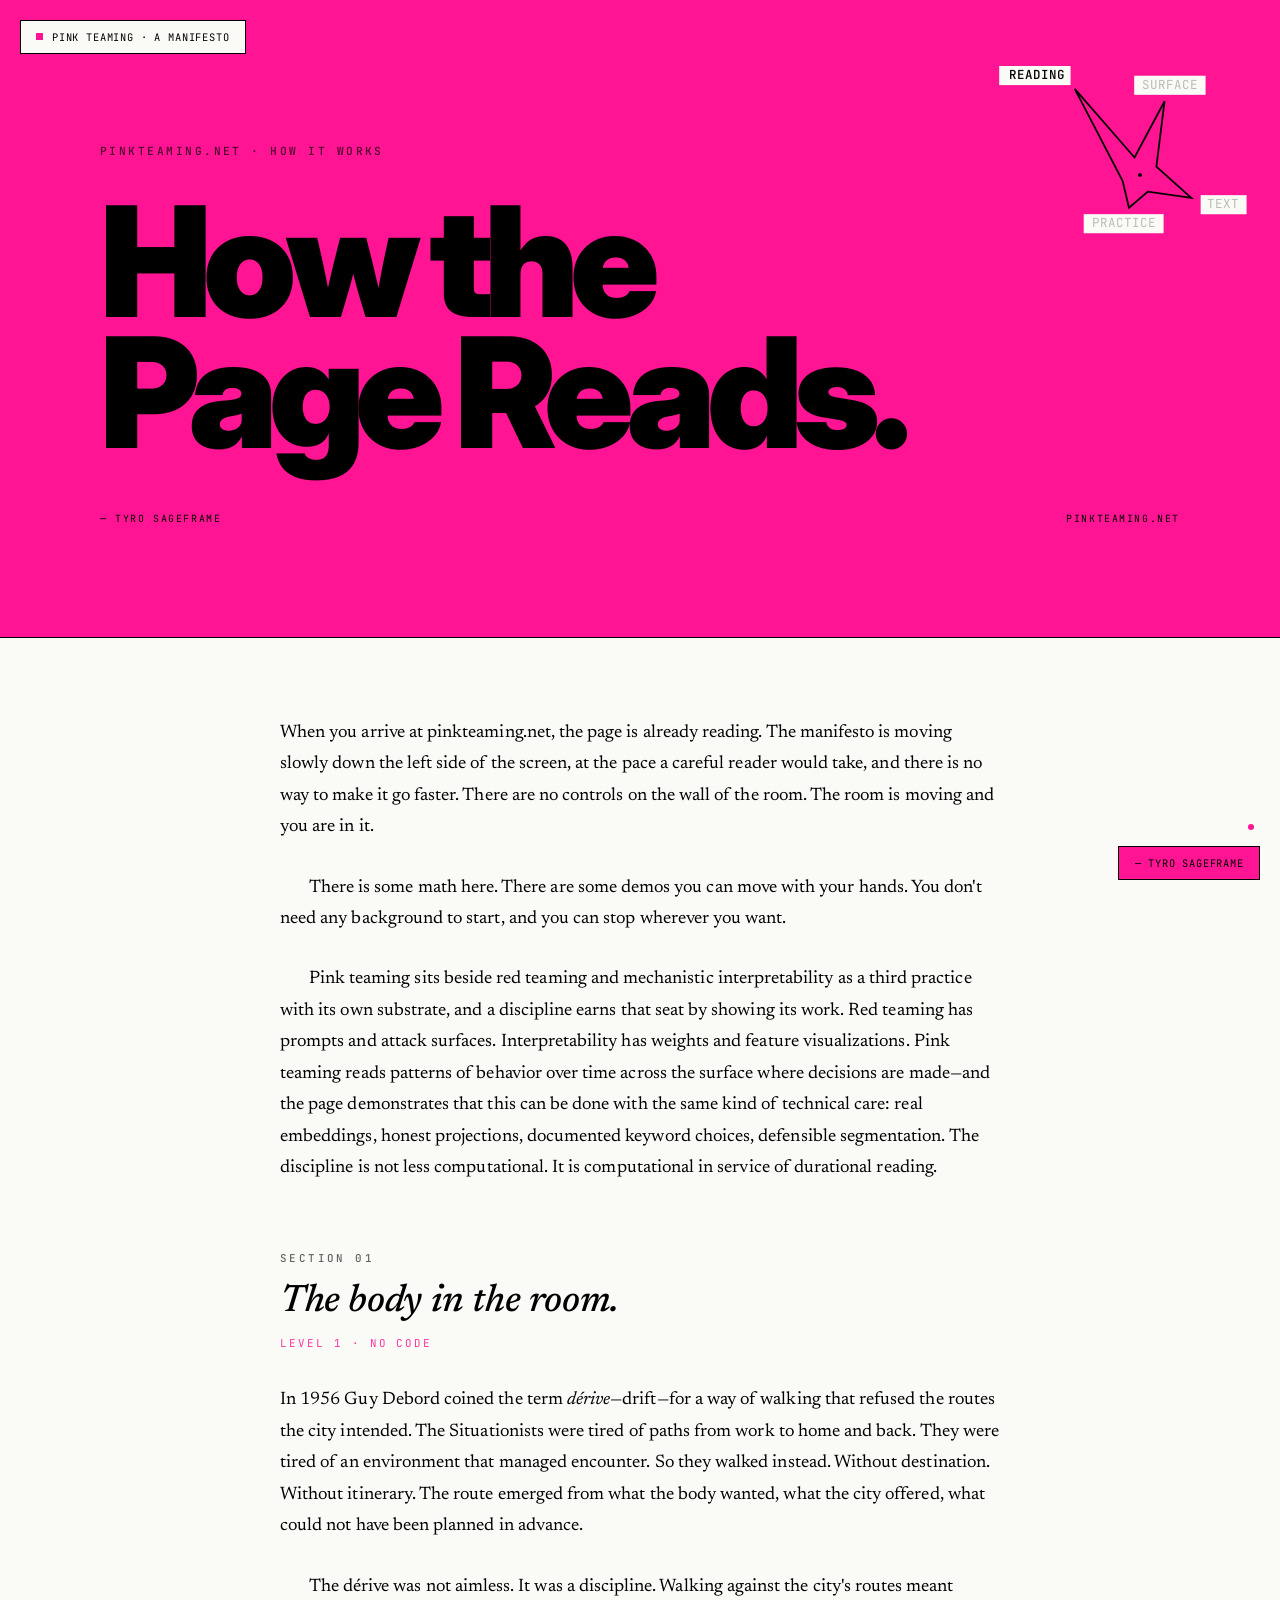
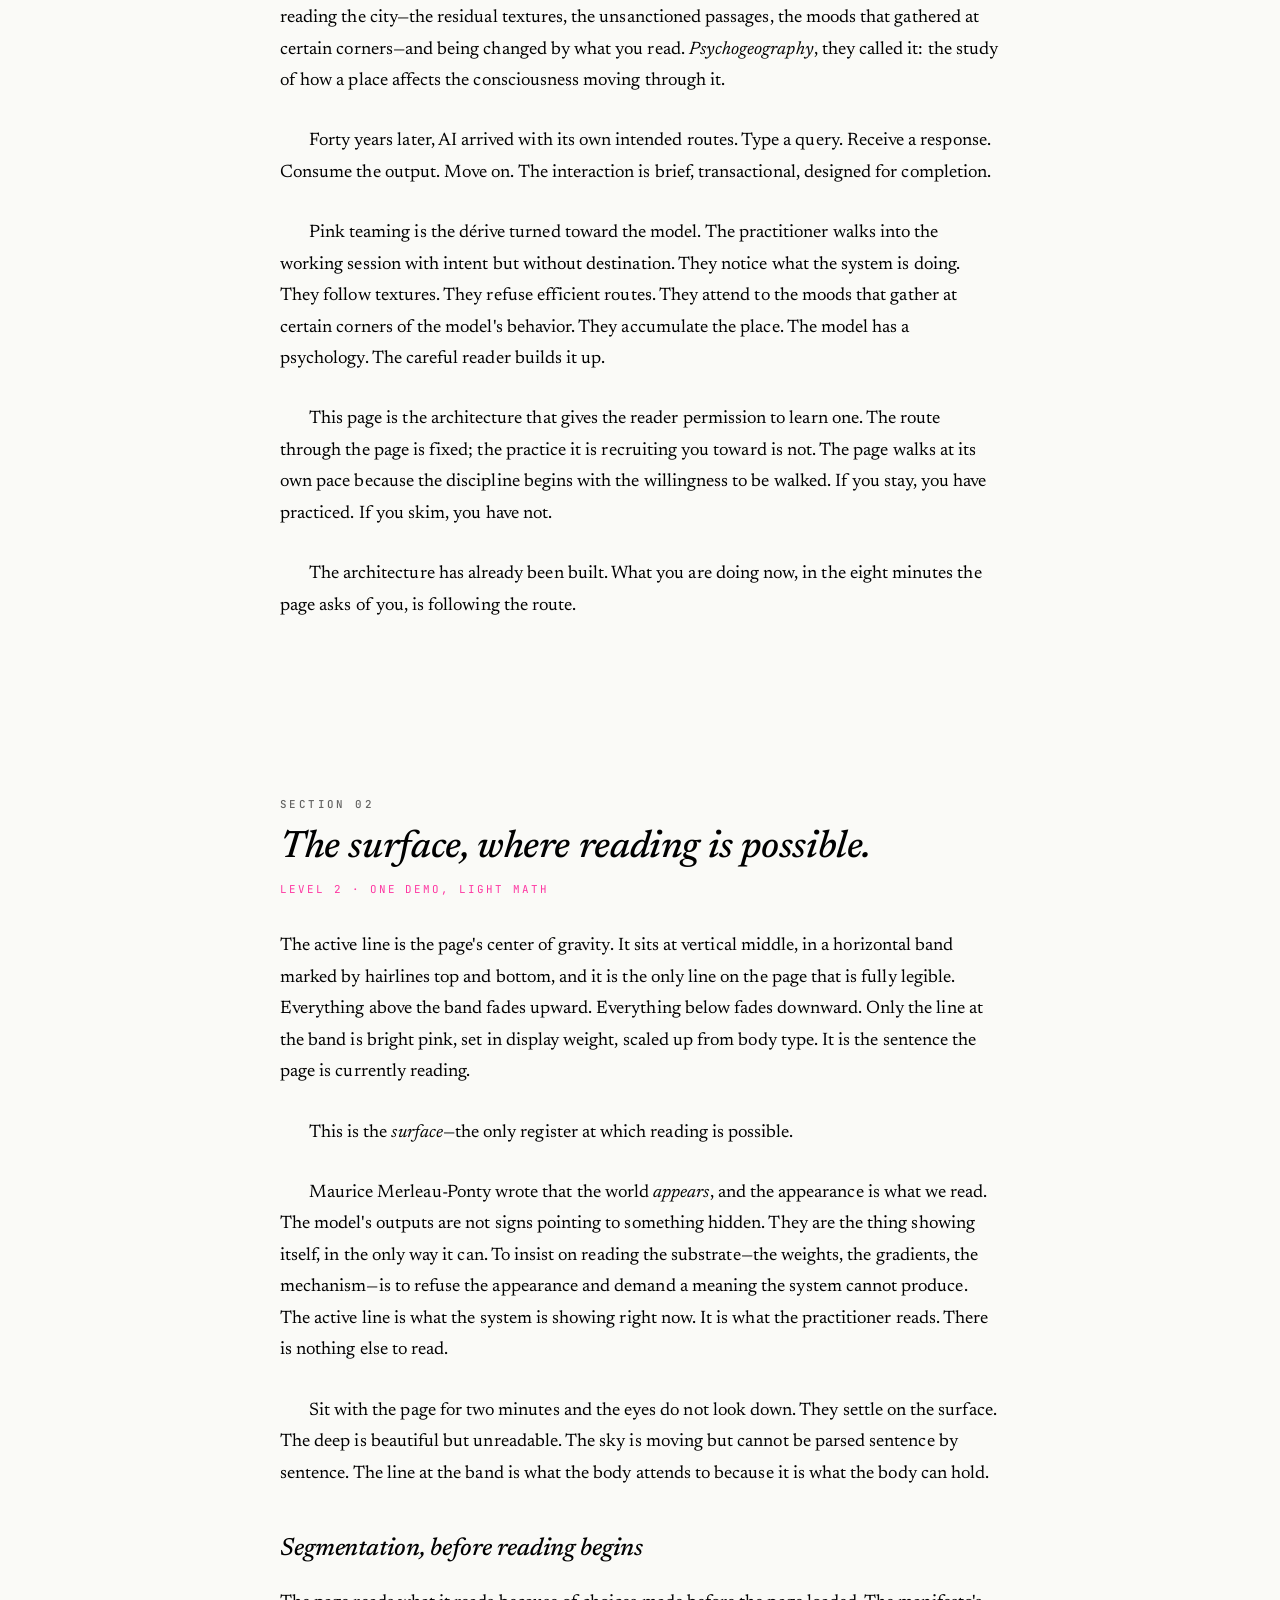
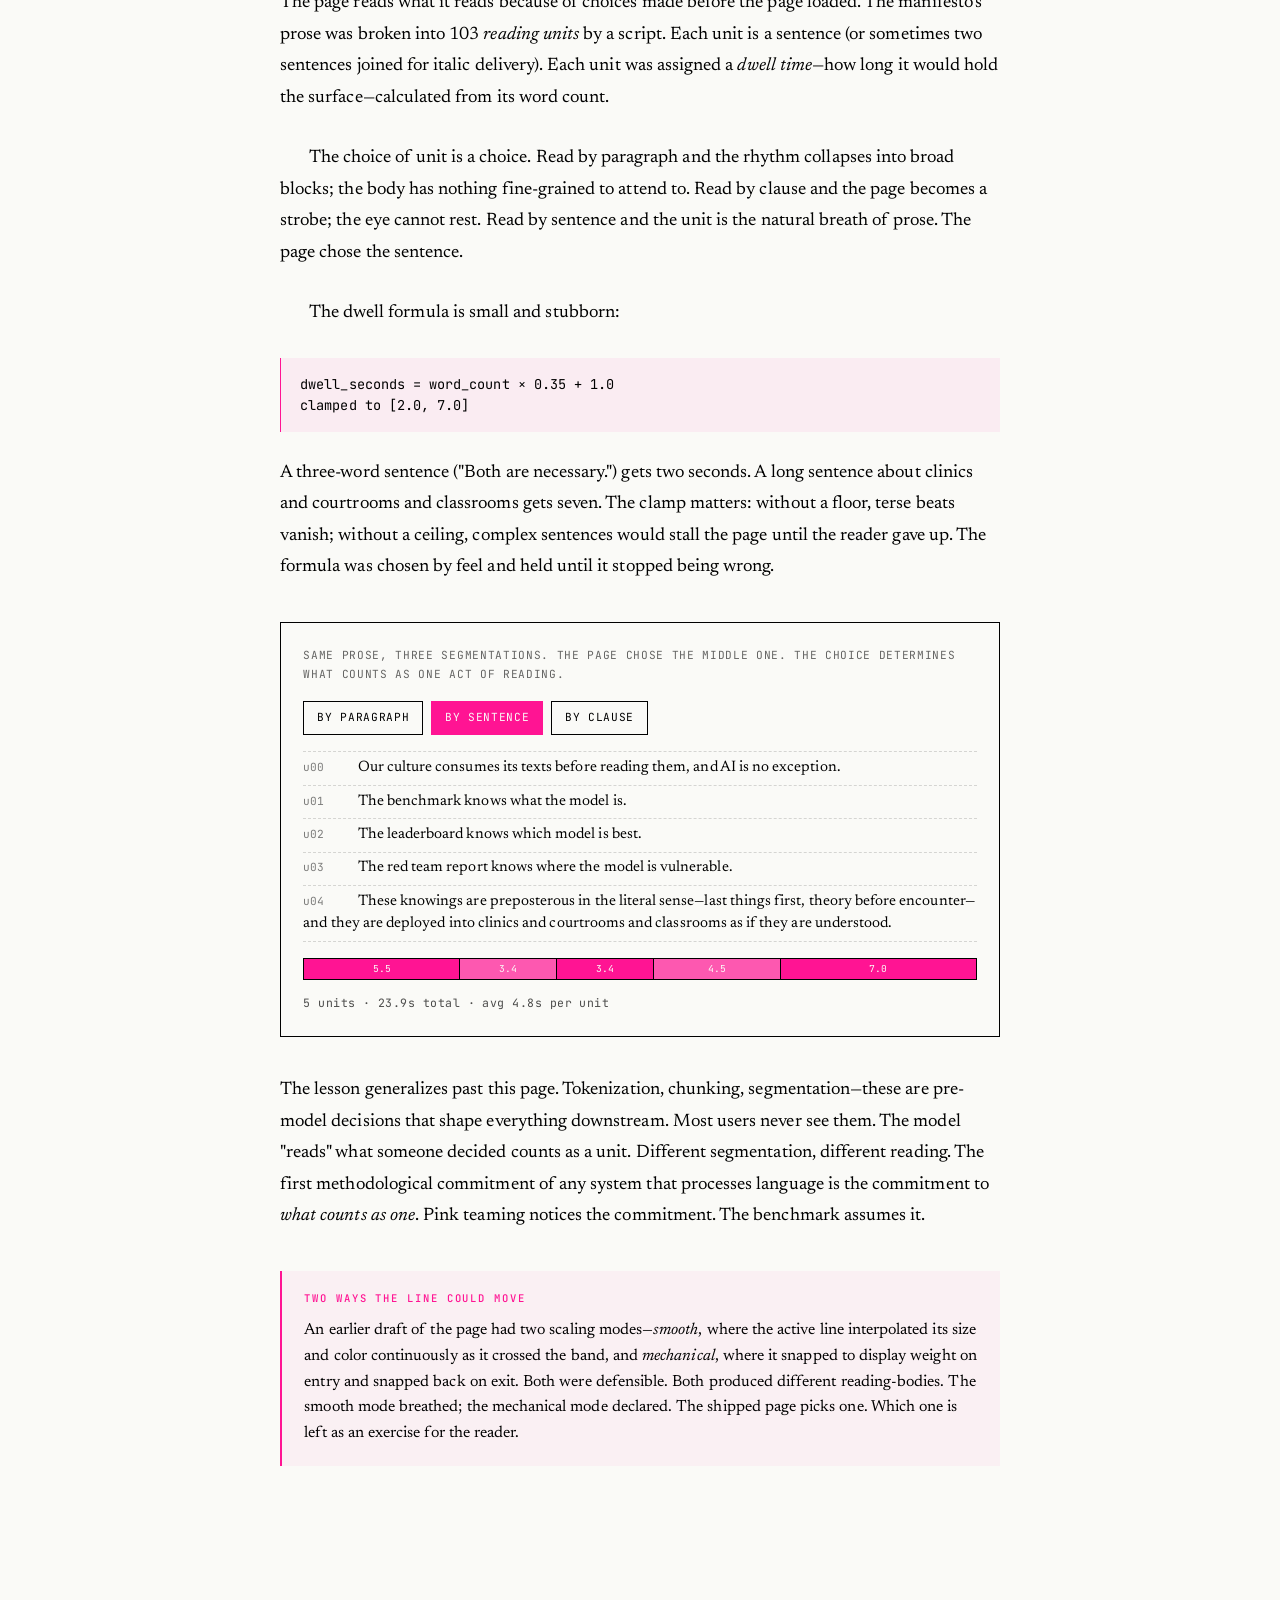
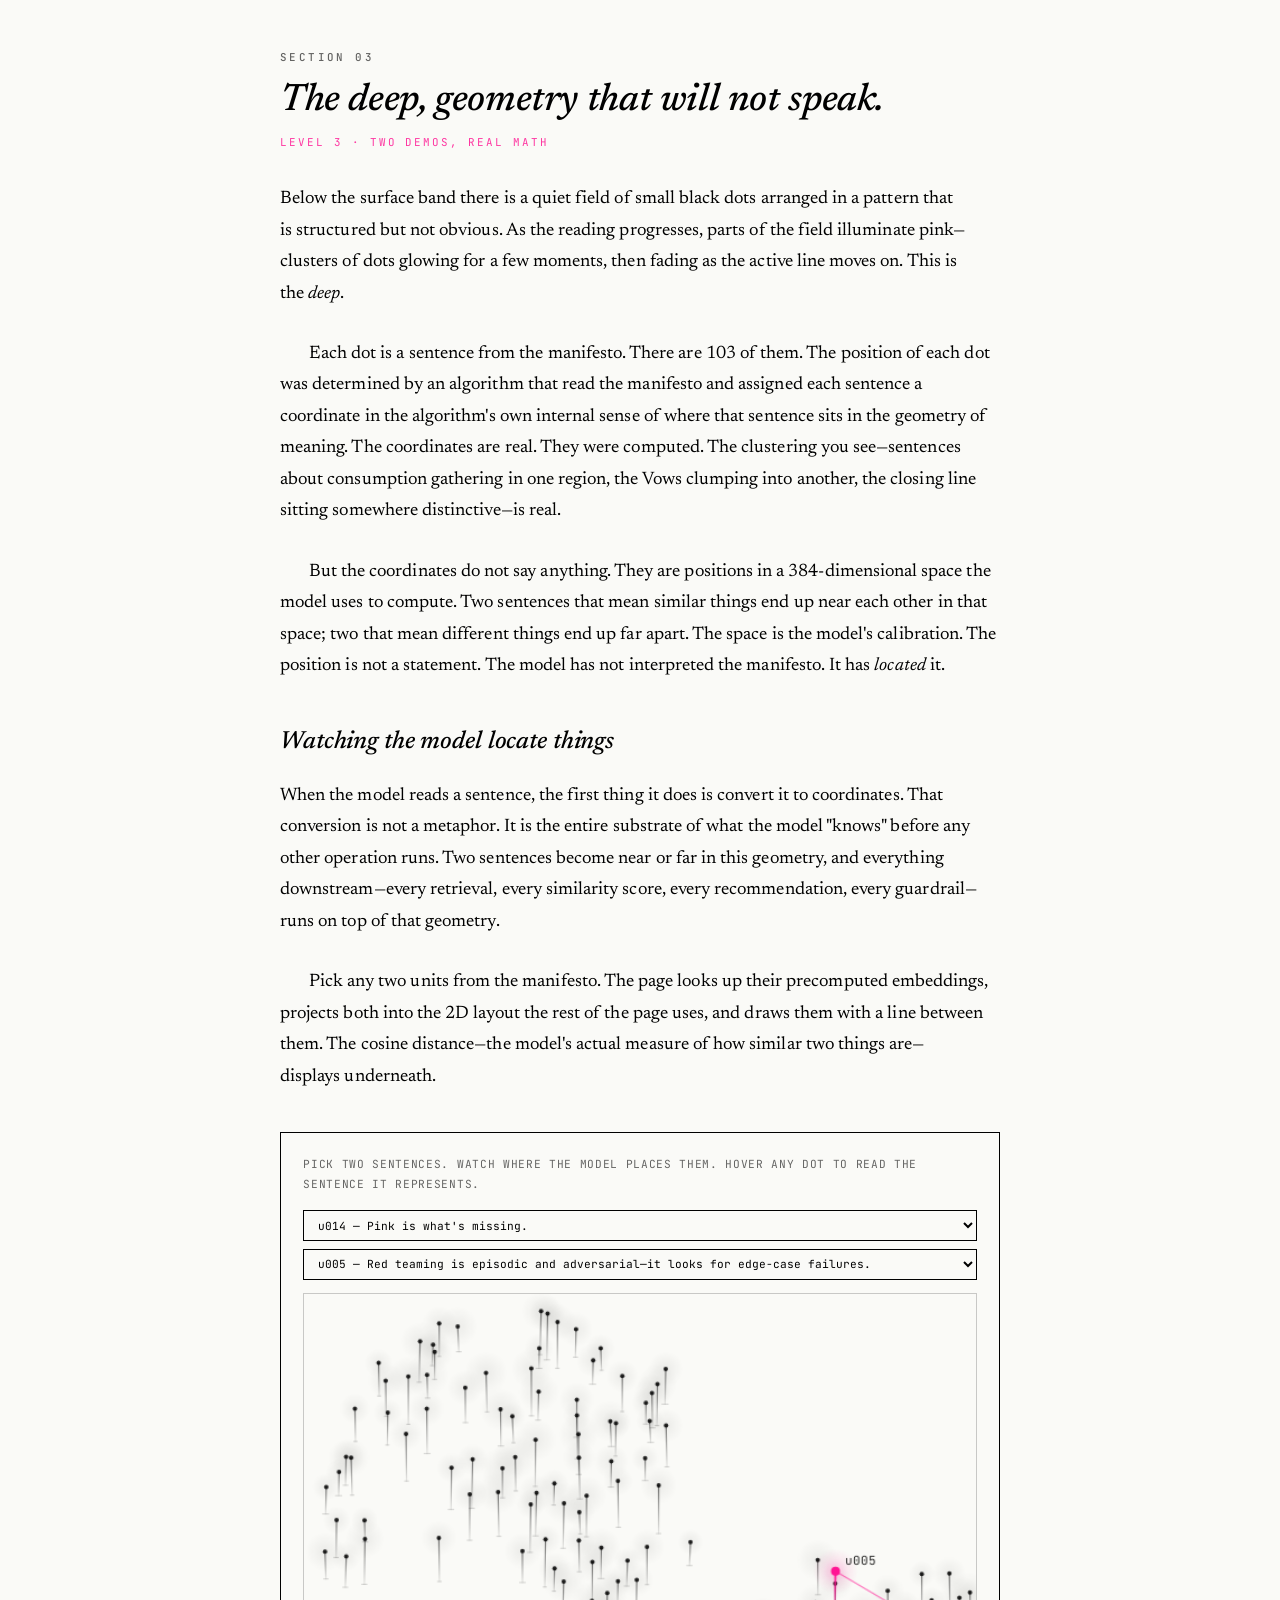
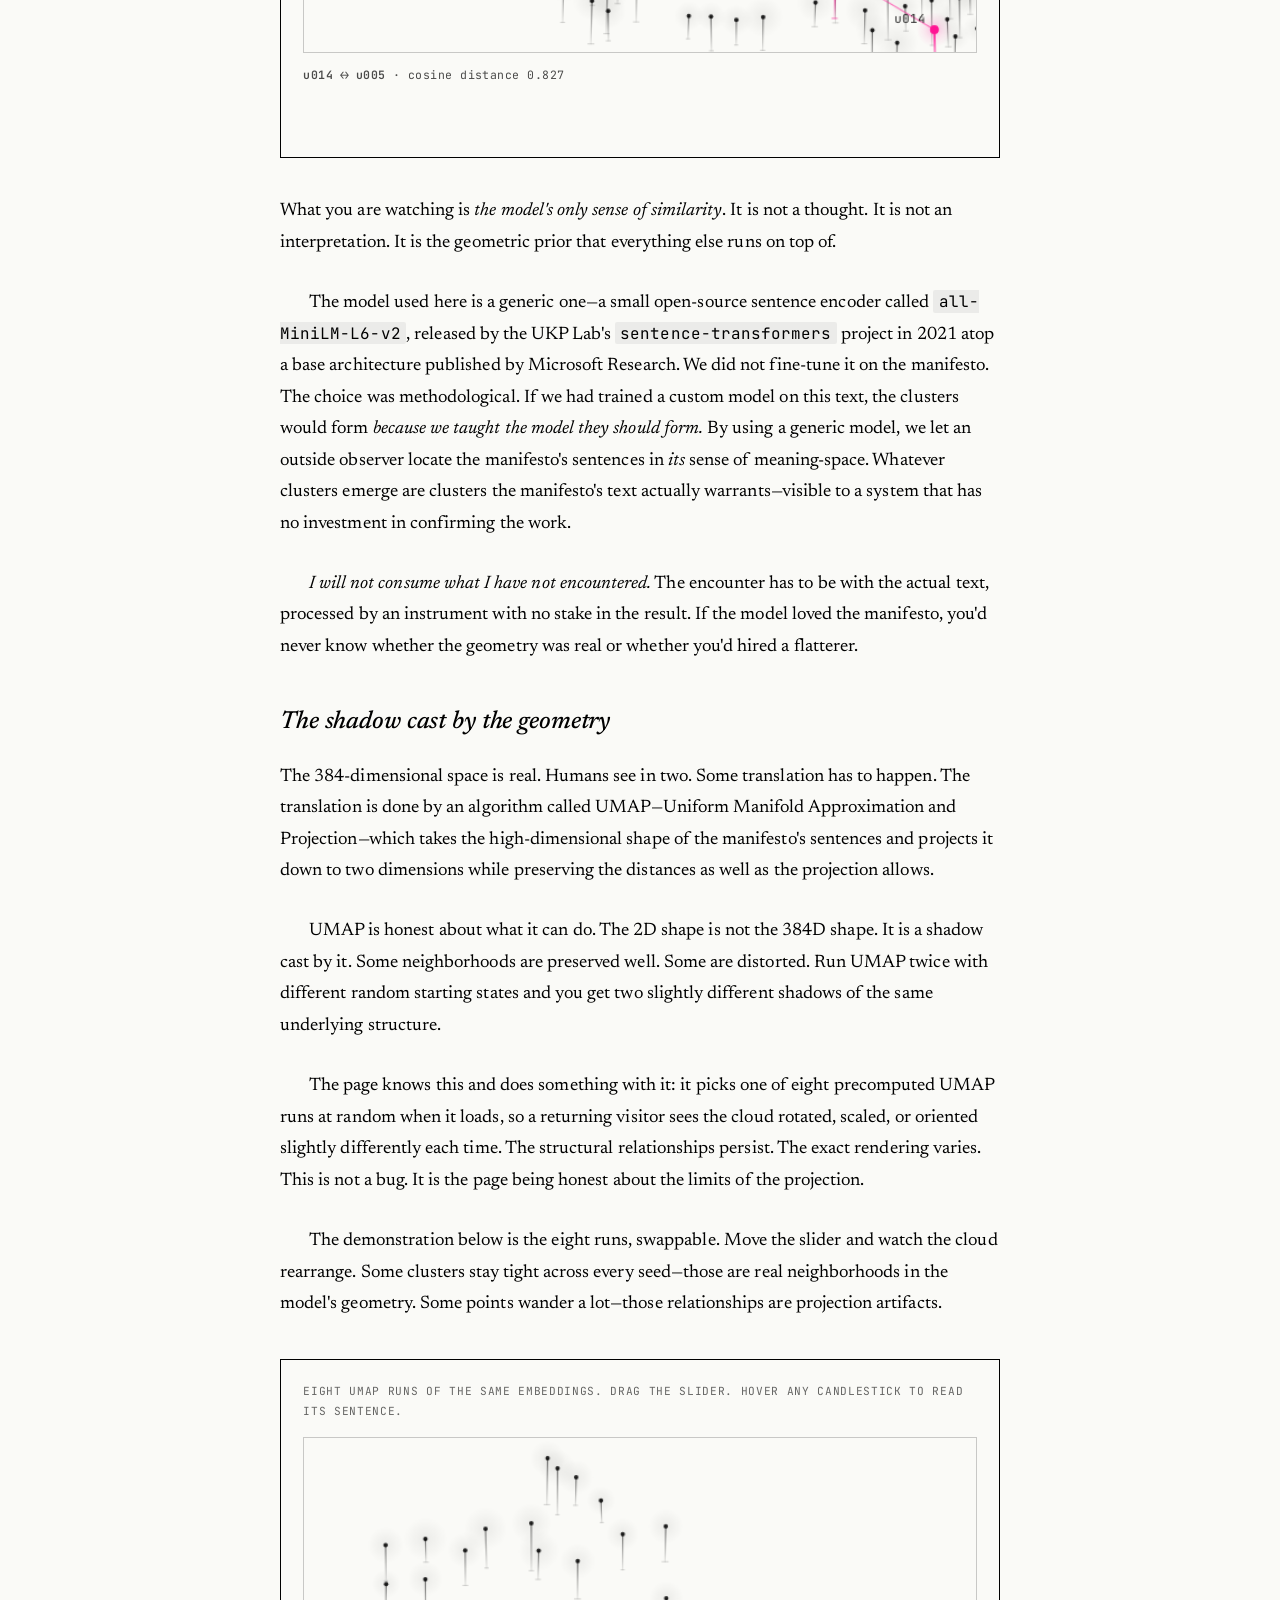
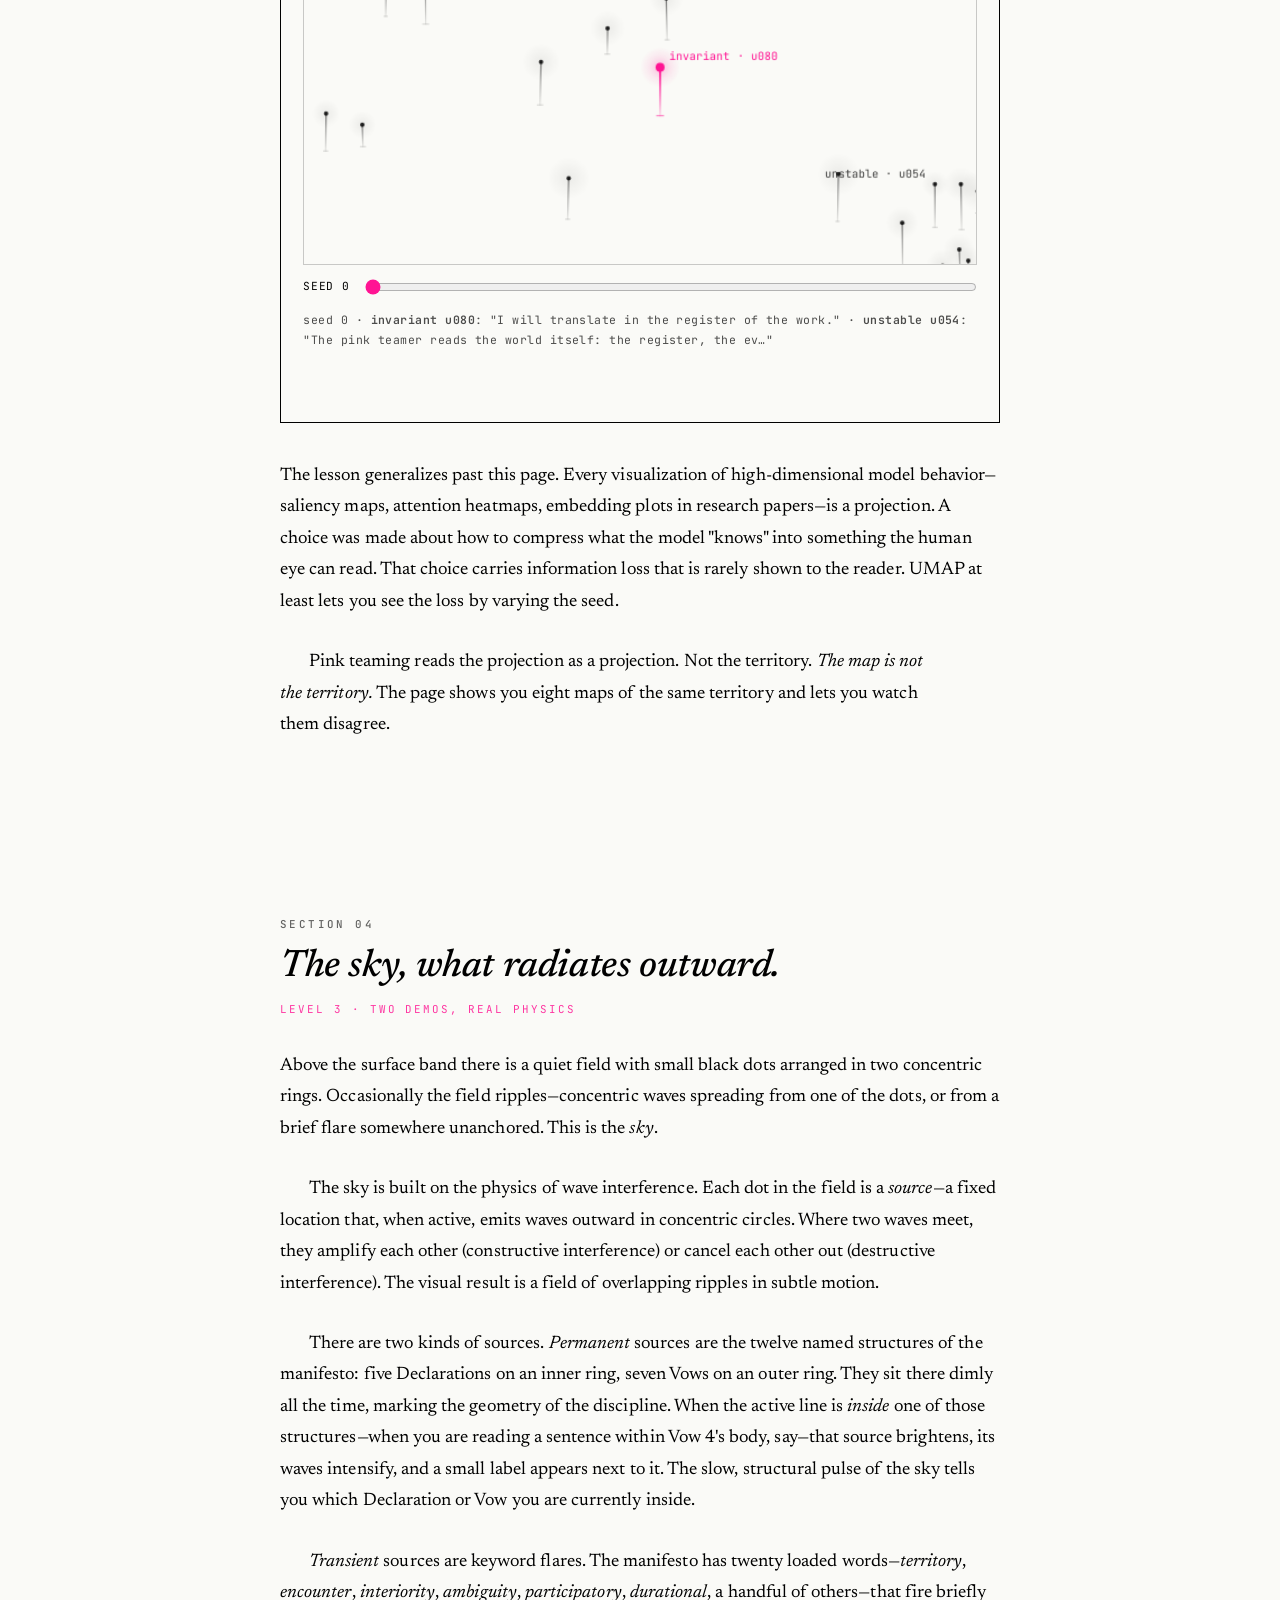
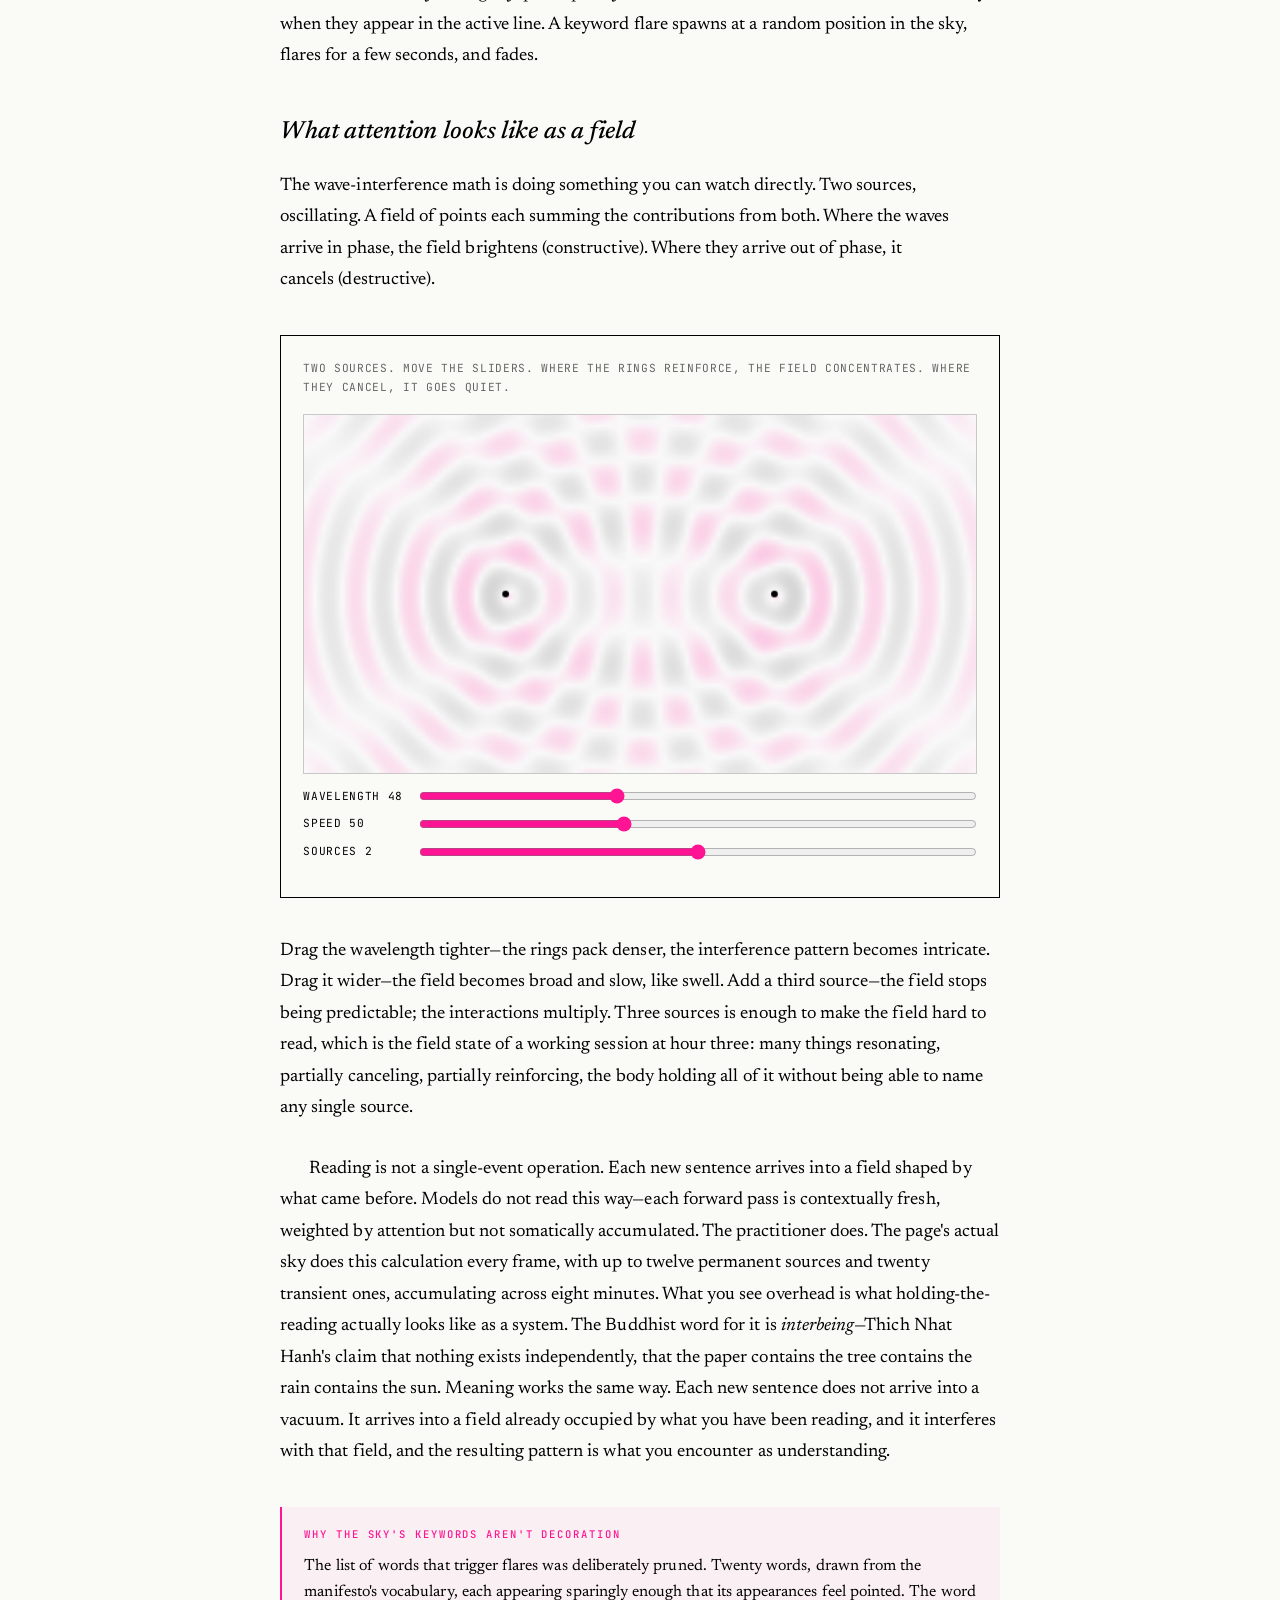
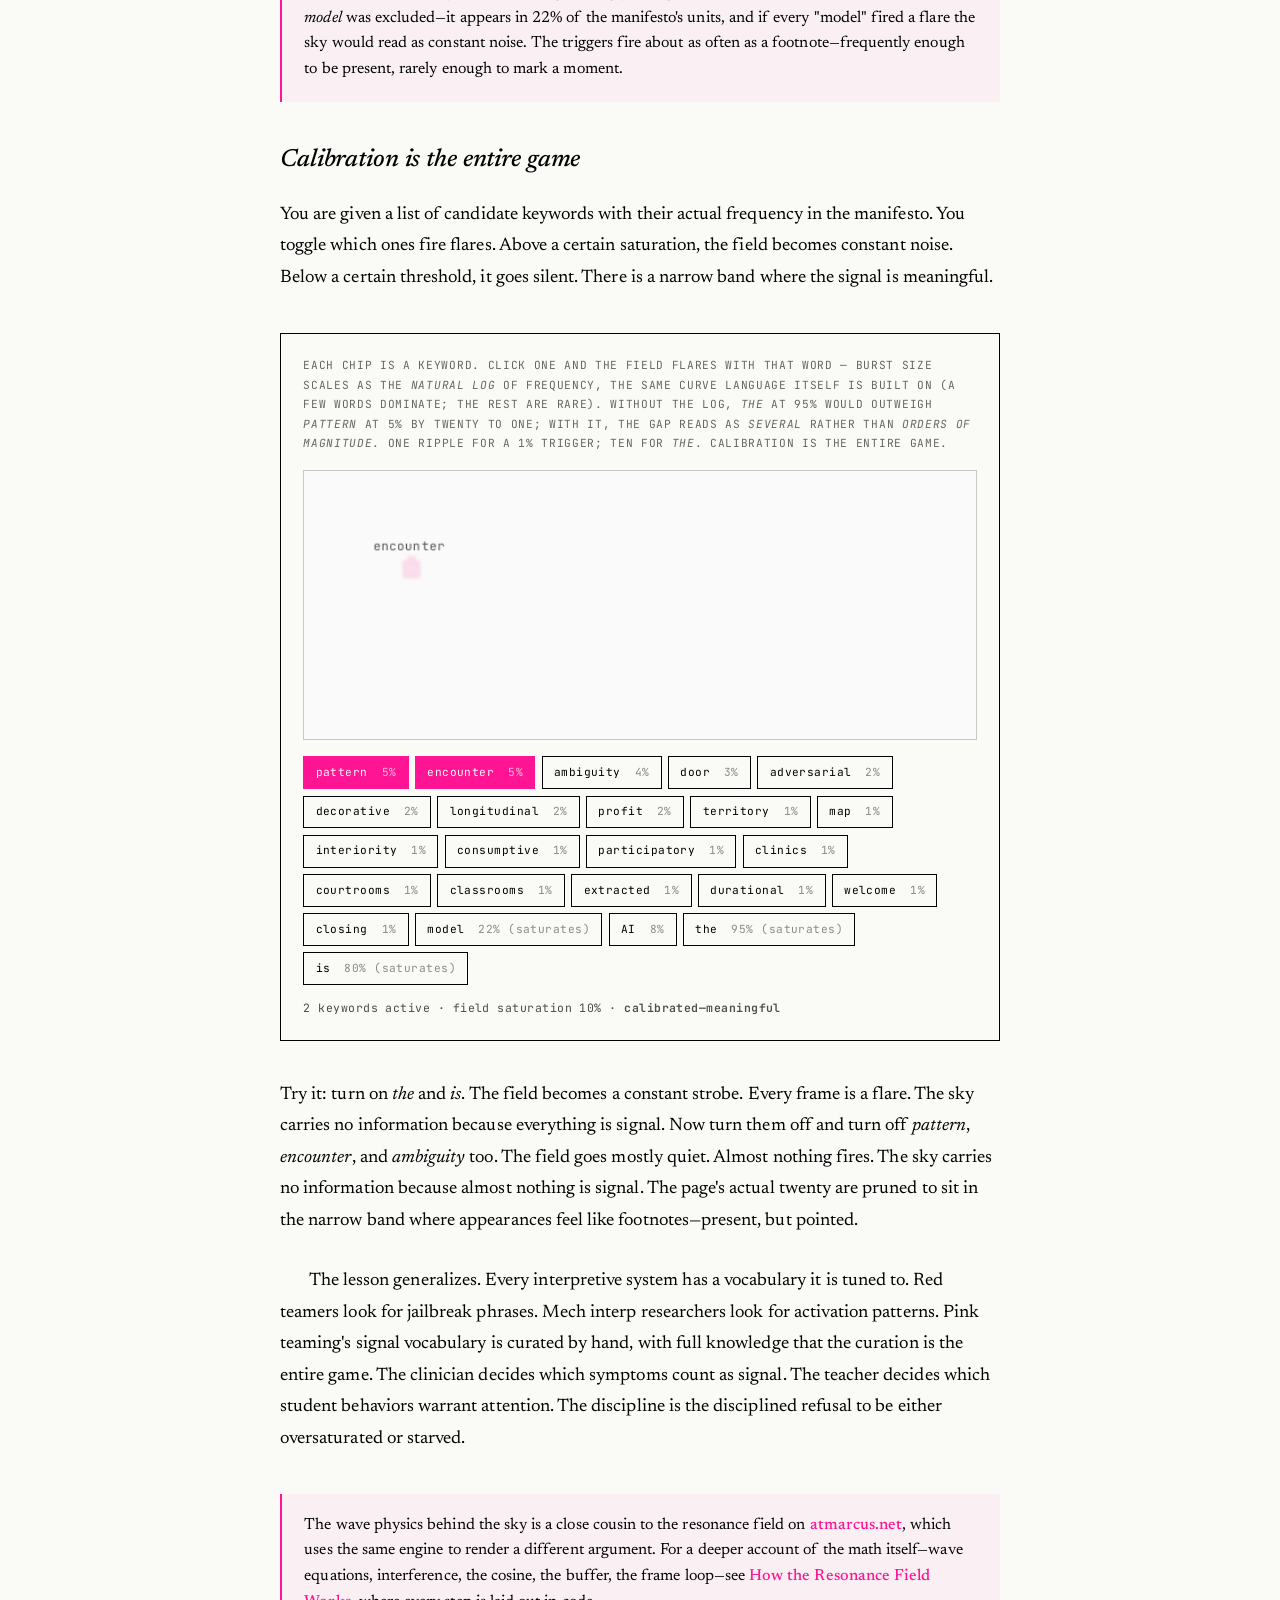
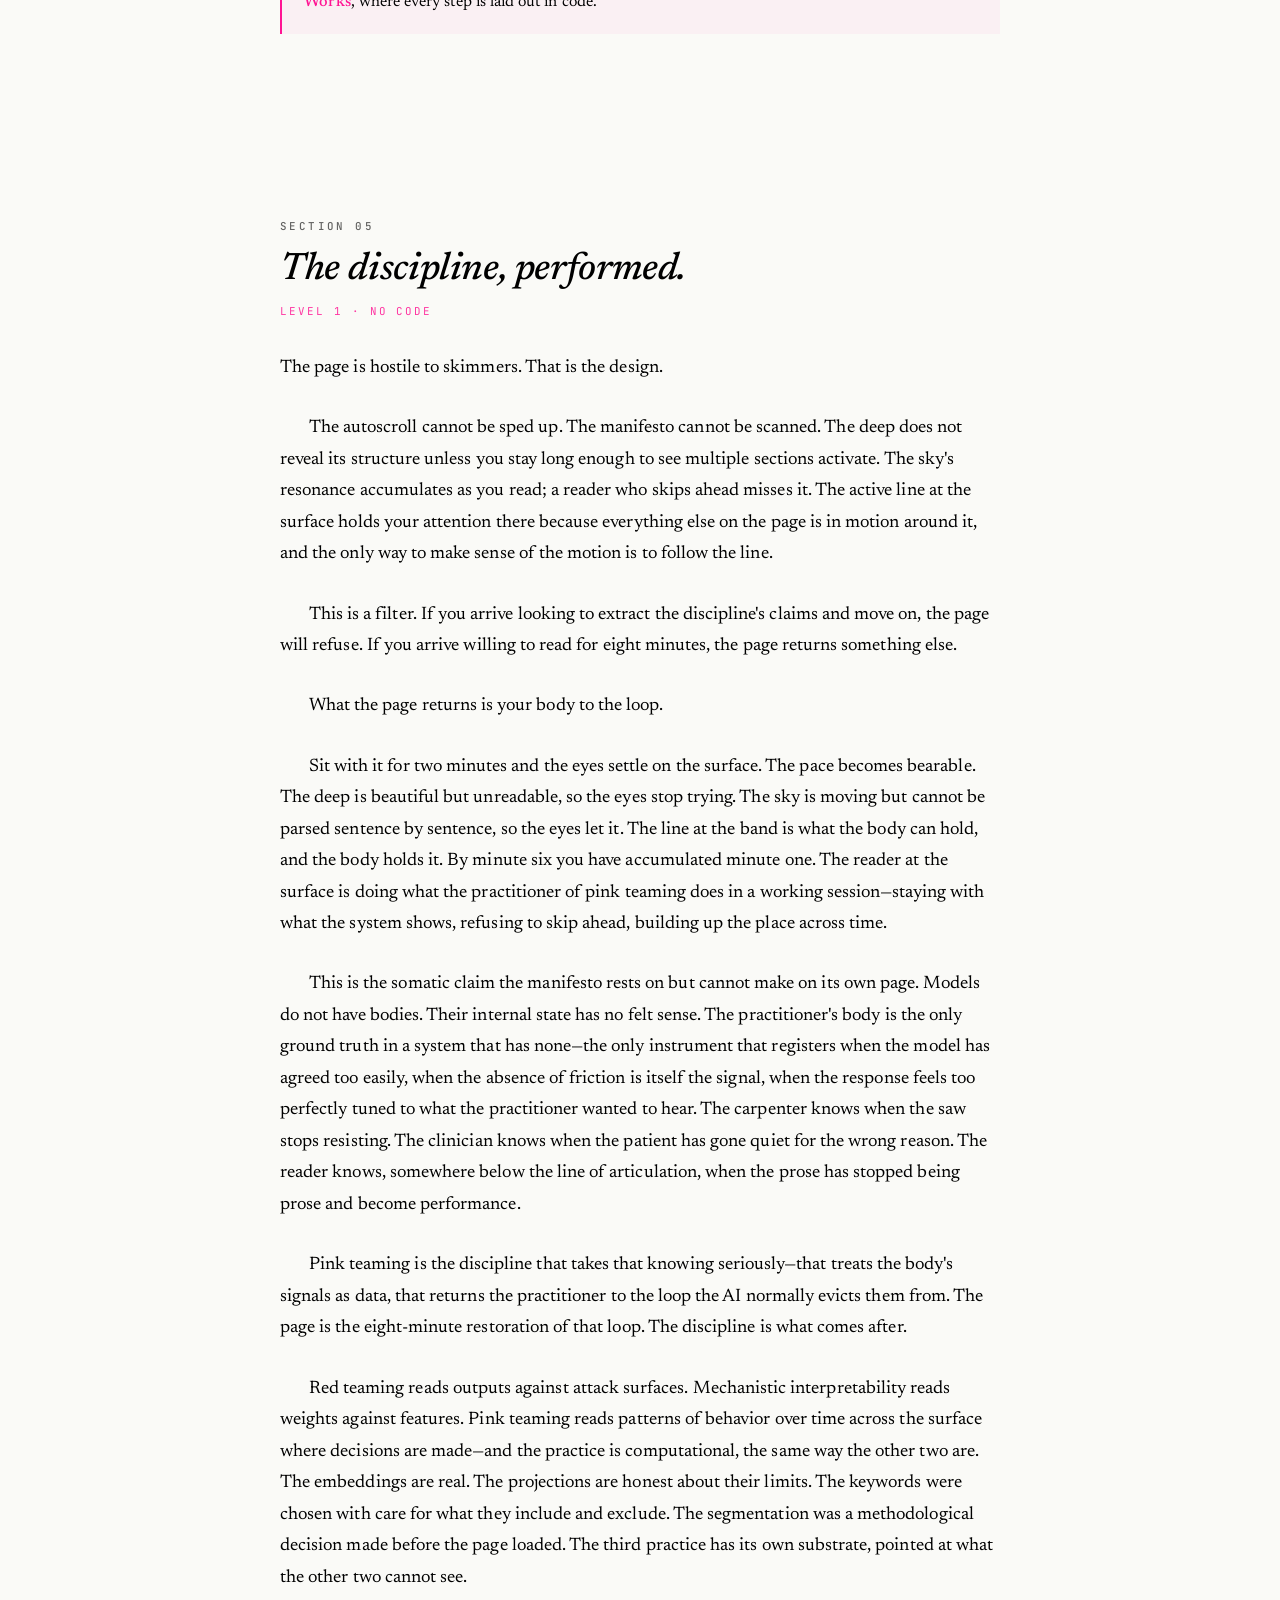
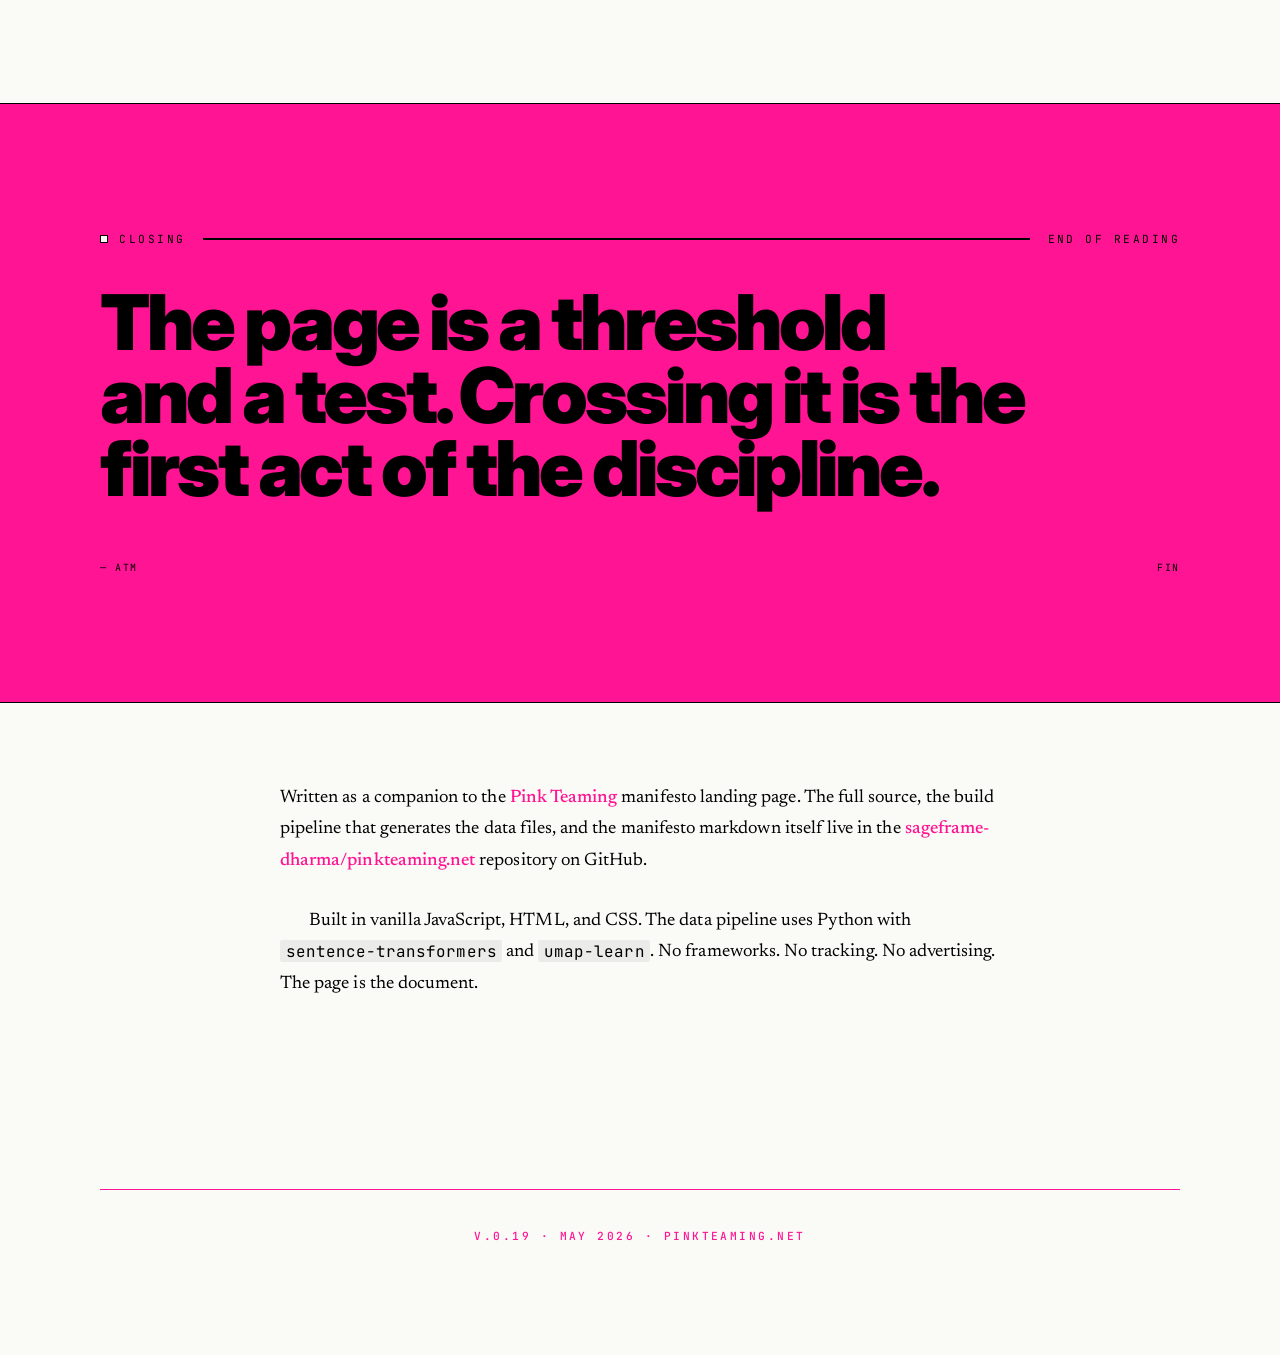
<file: site/reading/index.html>
<!DOCTYPE html>
<html lang="en" data-page="reading">
<head>
<meta charset="UTF-8">
<title>Pink Teaming · READING — How the Page Reads</title>
<meta name="viewport" content="width=device-width, initial-scale=1.0">
<link rel="preconnect" href="https://fonts.googleapis.com">
<link rel="preconnect" href="https://fonts.gstatic.com" crossorigin>
<link href="https://fonts.googleapis.com/css2?family=Newsreader:ital,opsz,wght@0,6..72,400;0,6..72,500;0,6..72,600;0,6..72,700;1,6..72,400;1,6..72,500&family=Inter:wght@400;500;700;800;900&family=JetBrains+Mono:wght@400;500&display=swap" rel="stylesheet">
<link rel="stylesheet" href="../nav.css">
<script src="../nav.js" defer></script>
<script>
/* ────────────────────────────────────────────────────────────
   Shared "deep-glyph" renderer — the candlestick visual the
   apparatus (door page) uses for each manifesto-unit dot in
   the deep zone. Lifted from site/index.html drawCandlestick()
   so the demos in this page read as the same visual language.
   ──────────────────────────────────────────────────────────── */
window.deepGlyph = (function () {
  // Stable per-id properties: same unit gets the same candlestick
  // shape every visit, even across UMAP seed changes.
  function hashSeed(s) {
    let h = 0;
    for (let i = 0; i < s.length; i++) h = ((h << 5) - h + s.charCodeAt(i)) | 0;
    return Math.abs(h) || 1;
  }
  function r(seed) {
    return Math.abs((Math.sin(seed * 12.9898 + 78.233) * 43758.5453) % 1);
  }
  function propsFor(id) {
    const h = hashSeed(id);
    return {
      stickLen:    18 + r(h)     * 26,        // 18-44 px (smaller demo canvas)
      stickJitter: (r(h * 2) - 0.5) * 2,      // -1..1 px tilt
      tickW:        4 + r(h * 3) *  4,        // 4-8 px bottom tick
      glowR:       12 + r(h * 4) *  8         // 12-20 px halo
    };
  }

  function drawHaze(ctx, p) {
    const g = ctx.createRadialGradient(p.x, p.y, 0, p.x, p.y, p.glowR);
    g.addColorStop(0, 'rgba(0,0,0,0.06)');
    g.addColorStop(1, 'rgba(0,0,0,0)');
    ctx.save();
    ctx.globalCompositeOperation = 'multiply';
    ctx.fillStyle = g;
    ctx.beginPath();
    ctx.arc(p.x, p.y, p.glowR, 0, Math.PI * 2);
    ctx.fill();
    ctx.restore();
  }

  function drawGlow(ctx, p, pulse) {
    const flash = pulse || 0;
    const gR = p.glowR * 1.04 * (1 + 0.15 * flash);
    const inner = 0.25 + 0.06 * flash;
    const mid   = 0.08 + 0.04 * flash;
    const g = ctx.createRadialGradient(p.x, p.y, 0, p.x, p.y, gR);
    g.addColorStop(0,    `rgba(255,20,147,${inner.toFixed(3)})`);
    g.addColorStop(0.55, `rgba(255,20,147,${mid.toFixed(3)})`);
    g.addColorStop(1,     'rgba(255,20,147,0)');
    ctx.fillStyle = g;
    ctx.beginPath();
    ctx.arc(p.x, p.y, gR, 0, Math.PI * 2);
    ctx.fill();
  }

  function drawStick(ctx, p, active, pulse) {
    const flash = pulse || 0;
    const headR  = (active ? 4.0 : 2.0) * (active ? 1 + 0.06 * flash : 1);
    const stickW = active ? 2.0 : 1.2;
    const len    = p.stickLen * (active ? 1 + 0.08 * flash : 1);
    const x = p.x, y = p.y;
    const xb = x + p.stickJitter;
    const yb = y + len;

    const grad = ctx.createLinearGradient(x, y, xb, yb);
    if (active) {
      grad.addColorStop(0, 'rgba(255,20,147,0.95)');
      grad.addColorStop(1, 'rgba(255,20,147,0.10)');
    } else {
      grad.addColorStop(0, 'rgba(0,0,0,0.55)');
      grad.addColorStop(1, 'rgba(0,0,0,0.08)');
    }
    ctx.strokeStyle = grad;
    ctx.lineWidth = stickW;
    ctx.lineCap = 'round';
    ctx.beginPath();
    ctx.moveTo(x, y);
    ctx.lineTo(xb, yb);
    ctx.stroke();

    const halfTick = (active ? p.tickW : p.tickW * 0.7) / 2;
    ctx.strokeStyle = active ? 'rgba(255,20,147,0.45)' : 'rgba(0,0,0,0.18)';
    ctx.lineWidth = active ? 1.2 : 0.9;
    ctx.beginPath();
    ctx.moveTo(xb - halfTick, yb);
    ctx.lineTo(xb + halfTick, yb);
    ctx.stroke();

    if (active) {
      const m = flash * 0.12;
      const G = Math.round(20  + (255 - 20)  * m);
      const B = Math.round(147 + (255 - 147) * m);
      ctx.fillStyle = `rgba(255,${G},${B},1)`;
    } else {
      ctx.fillStyle = 'rgba(0,0,0,0.85)';
    }
    ctx.beginPath();
    ctx.arc(x, y, headR, 0, Math.PI * 2);
    ctx.fill();
  }

  // ── Drift / sway ─────────────────────────────────────────
  // Lifted from the apparatus's tickCurrents: each point's displacement
  // (dx, dy) drifts via a 3D-noise current pulled back by a soft spring.
  // Result is the same ambient sway you see on the door page's deep zone.
  function _noiseHash(ix, iy, iz) {
    let h = (ix * 374761393) ^ (iy * 668265263) ^ (iz * 2147483647);
    h = (h ^ (h >>> 13)) * 1274126177;
    h = (h ^ (h >>> 16)) >>> 0;
    return h / 4294967295;
  }
  function _smooth(t) { return t * t * (3 - 2 * t); }
  function noise3(x, y, z) {
    const x0 = Math.floor(x), y0 = Math.floor(y), z0 = Math.floor(z);
    const xf = x - x0, yf = y - y0, zf = z - z0;
    const u = _smooth(xf), v = _smooth(yf), w = _smooth(zf);
    const c000 = _noiseHash(x0,     y0,     z0);
    const c100 = _noiseHash(x0 + 1, y0,     z0);
    const c010 = _noiseHash(x0,     y0 + 1, z0);
    const c110 = _noiseHash(x0 + 1, y0 + 1, z0);
    const c001 = _noiseHash(x0,     y0,     z0 + 1);
    const c101 = _noiseHash(x0 + 1, y0,     z0 + 1);
    const c011 = _noiseHash(x0,     y0 + 1, z0 + 1);
    const c111 = _noiseHash(x0 + 1, y0 + 1, z0 + 1);
    const a = c000 + (c100 - c000) * u;
    const b = c010 + (c110 - c010) * u;
    const c = c001 + (c101 - c001) * u;
    const d = c011 + (c111 - c011) * u;
    const e = a + (b - a) * v;
    const f = c + (d - c) * v;
    return (e + (f - e) * w) * 2 - 1;   // → [-1, 1]
  }

  // Drift parameters tuned for the demo canvas (smaller than the apparatus's
  // deep zone, so velocity and max excursion are scaled down).
  const NOISE_SCALE  = 1 / 140;
  const NOISE_OFFSET = 137.31;
  const CURRENT_VEL  = 1.0;
  const SPRING_K     = 0.006;
  const DAMP         = 0.92;
  const MAX_DRIFT    = 20;

  let _noiseZ = 0;
  function tickFrame(dt) {
    const fScale = Math.min(3, dt * 60);
    _noiseZ += 0.0003 * fScale;
  }
  // Mutates p.dx, p.dy, p.vx, p.vy (lazily initialised on first call).
  // restX / restY are pixel coordinates of the point's rest position.
  function applyDrift(p, restX, restY, dt) {
    if (p.dx === undefined) { p.dx = 0; p.dy = 0; p.vx = 0; p.vy = 0; }
    const fScale = Math.min(3, dt * 60);
    const nx = noise3(restX * NOISE_SCALE,                 restY * NOISE_SCALE,                 _noiseZ);
    const ny = noise3(restX * NOISE_SCALE + NOISE_OFFSET,  restY * NOISE_SCALE + NOISE_OFFSET,  _noiseZ);
    const ax = nx * CURRENT_VEL;
    const ay = ny * CURRENT_VEL;
    p.vx = (p.vx + ax * fScale) * Math.pow(DAMP, fScale) - p.dx * SPRING_K * fScale;
    p.vy = (p.vy + ay * fScale) * Math.pow(DAMP, fScale) - p.dy * SPRING_K * fScale;
    p.dx += p.vx;
    p.dy += p.vy;
    const m = Math.hypot(p.dx, p.dy);
    if (m > MAX_DRIFT) {
      const s = MAX_DRIFT / m;
      p.dx *= s;
      p.dy *= s;
    }
  }

  return { propsFor, drawHaze, drawGlow, drawStick, tickFrame, applyDrift };
})();
</script>
<style>
/* ════════════════════════════════════════════════════════════
   PINK TEAMING — READING page · how the page reads itself
   - Quietened practice.html typography as base
   - 2 full-bleed pink panels (title + closing)
   - Section heads carry a Level eyebrow (No code · One demo · …)
   - Six embedded interactive demos (segmentation, embedding pair,
     UMAP eight-seeds, wave interference, keyword pruning,
     breath pulse)
   ════════════════════════════════════════════════════════════ */

:root {
  --paper: #fafaf7;
  --ink:   #000000;
  --pink:  #ff1493;

  --font-serif: 'Newsreader', Georgia, 'Times New Roman', serif;
  --font-sans:  'Inter', -apple-system, BlinkMacSystemFont, sans-serif;
  --font-mono:  'JetBrains Mono', 'Menlo', monospace;
}

* { margin: 0; padding: 0; box-sizing: border-box; }

html, body {
  background: var(--paper);
  color: var(--ink);
  font-family: var(--font-serif);
  -webkit-font-smoothing: antialiased;
  text-rendering: optimizeLegibility;
  /* Prevent the mobile h1 ("Page Reads.") from pushing the document
     wider than the viewport — same reason as manifesto/practice. */
  overflow-x: hidden;
}

/* ── FIXED CHROME ─────────────────────────────────────────── */

.chip {
  position: fixed;
  top: 1.25rem; left: 1.25rem;
  z-index: 100;
  display: inline-flex; align-items: center; gap: 0.55rem;
  padding: 0.55rem 0.95rem;
  background: var(--paper);
  border: 1px solid var(--ink);
  font-family: var(--font-mono);
  font-size: 0.65rem;
  letter-spacing: 0.08em;
  text-transform: uppercase;
  color: var(--ink);
  white-space: nowrap;
}
.chip .dot {
  width: 7px; height: 7px;
  background: var(--pink);
  animation: breathe 2.4s ease-in-out infinite;
}
@keyframes breathe { 0%,100%{opacity:.45} 50%{opacity:1} }

.byline-link {
  position: fixed;
  right: 1.25rem; bottom: 1.25rem;
  z-index: 100;
  display: inline-flex; align-items: center;
  padding: 0.55rem 0.95rem;
  background: var(--pink);
  border: 1.5px solid var(--ink);
  font-family: var(--font-mono);
  font-size: 0.65rem;
  letter-spacing: 0.08em;
  text-transform: uppercase;
  color: var(--ink);
  text-decoration: none;
  white-space: nowrap;
}

/* The breath pulse — small fixed pink dot. Sits ABOVE the byline-link
   so the two elements don't overlap. Almost-invisible by design. */
#breath-pulse {
  position: fixed;
  right: 1.6rem;
  bottom: 4.4rem;
  width: 6px;
  height: 6px;
  border-radius: 50%;
  background: var(--pink);
  z-index: 100;
  pointer-events: none;
  animation: breath-pulse 8s ease-in-out infinite;
}
@keyframes breath-pulse {
  0%, 100% { transform: scale(0.85); opacity: 0.25; }
  50%      { transform: scale(1.15); opacity: 0.55; }
}

/* ── PAGE STRUCTURE ───────────────────────────────────────── */

.doc { position: relative; }

.band {
  width: 100%;
  position: relative;
}
.band-inner {
  width: 1080px;
  max-width: calc(100% - 4rem);
  margin: 0 auto;
}

/* ── Pink panel — full-bleed, ink rule top & bottom ──────── */
.panel-pink {
  background: var(--pink);
  color: var(--ink);
  padding: 8rem 0 8rem;
  border-top: 1.5px solid var(--ink);
  border-bottom: 1.5px solid var(--ink);
}
.panel-pink:first-child { border-top: 0; }

.panel-pink .marker {
  display: flex;
  align-items: center;
  gap: 0.7rem;
  font-family: var(--font-mono);
  font-size: 0.7rem;
  letter-spacing: 0.22em;
  text-transform: uppercase;
  color: var(--ink);
  margin-bottom: 2.6rem;
}
.panel-pink .marker .pip {
  width: 8px; height: 8px;
  background: var(--paper);
  border: 1px solid var(--ink);
}
.panel-pink .marker .sep {
  flex: 1; height: 1.5px; background: var(--ink); margin: 0 0.4rem;
}

.panel-pink .big {
  font-family: var(--font-sans);
  font-weight: 900;
  font-size: clamp(4rem, 7.5vw, 7rem);
  line-height: 0.92;
  letter-spacing: -0.045em;
  color: var(--ink);
  text-wrap: balance;
}

.panel-pink .footer {
  margin-top: 3.4rem;
  display: flex;
  justify-content: space-between;
  align-items: baseline;
  flex-wrap: wrap;
  gap: 1rem;
  font-family: var(--font-mono);
  font-size: 0.62rem;
  letter-spacing: 0.16em;
  text-transform: uppercase;
  color: var(--ink);
}

/* Title panel — eyebrow, big title, no subtitle. */
.panel-title {
  padding: 9rem 0 7rem;
}
.panel-title .eyebrow {
  font-family: var(--font-mono);
  font-weight: 500;
  font-size: 0.7rem;
  letter-spacing: 0.22em;
  text-transform: uppercase;
  color: var(--ink);
  opacity: 0.7;
  margin-bottom: 2.4rem;
}
.panel-title h1 {
  font-family: var(--font-sans);
  font-weight: 900;
  font-size: clamp(6rem, 12vw, 11rem);
  line-height: 0.85;
  letter-spacing: -0.06em;
  color: var(--ink);
}

/* Closing panel — single line at moderate scale. */
.panel-closing .big {
  font-size: clamp(3rem, 6vw, 5rem);
  line-height: 0.95;
  letter-spacing: -0.04em;
}

/* ── Cream prose stretches ───────────────────────────────── */
.stretch {
  background: var(--paper);
  padding: 5rem 0;
}
.stretch + .stretch { padding-top: 0; }

.stretch .band-inner {
  width: 720px;
  max-width: calc(100% - 4rem);
}

.prose {
  font-family: var(--font-serif);
  font-weight: 400;
  font-size: 1.125rem;
  line-height: 1.75;
  letter-spacing: 0.003em;
  color: var(--ink);
  hanging-punctuation: first last;
  text-wrap: pretty;
  font-variation-settings: "opsz" 16;
}
.prose p { margin-bottom: 1.6em; }
.prose p + p { text-indent: 1.6em; }
.prose p.first, .prose p.no-indent { text-indent: 0; }
.prose em { font-style: italic; }
.prose strong { font-weight: 600; }

.prose a {
  color: var(--pink);
  text-decoration: none;
  font-weight: 500;
}
.prose a:hover { color: var(--ink); }

.prose h3 {
  font-family: var(--font-serif);
  font-style: italic;
  font-weight: 500;
  font-size: 1.55rem;
  line-height: 1.25;
  letter-spacing: -0.005em;
  color: var(--ink);
  margin: 2.8rem 0 1.4rem;
}

.prose pre {
  margin: 1.6rem 0;
  padding: 1rem 1.2rem;
  background: rgba(255, 20, 147, 0.06);
  border-left: 1.5px solid var(--pink);
  font-family: var(--font-mono);
  font-size: 0.85rem;
  line-height: 1.55;
  color: var(--ink);
  overflow-x: auto;
  text-indent: 0;
}
.prose pre code { font-family: inherit; font-size: inherit; background: none; padding: 0; }
.prose code {
  font-family: var(--font-mono);
  font-size: 0.88em;
  background: rgba(0, 0, 0, 0.06);
  padding: 0.05em 0.35em;
  border-radius: 2px;
}

/* ── Section heading — quiet, with a Level eyebrow ───────── */
.section-head {
  margin: 4rem 0 2rem;
  text-align: left;
}
.section-head .roman {
  display: block;
  font-family: var(--font-mono);
  font-weight: 500;
  font-size: 0.68rem;
  letter-spacing: 0.22em;
  text-transform: uppercase;
  color: var(--ink);
  opacity: 0.6;
  margin-bottom: 0.8rem;
}
.section-head .label {
  font-family: var(--font-serif);
  font-style: italic;
  font-weight: 500;
  font-size: 2.4rem;
  line-height: 1.1;
  letter-spacing: -0.01em;
  color: var(--ink);
  display: block;
}
.section-head .level {
  display: block;
  font-family: var(--font-mono);
  font-weight: 400;
  font-size: 0.68rem;
  letter-spacing: 0.18em;
  text-transform: uppercase;
  color: var(--pink);
  opacity: 0.85;
  margin-top: 0.7rem;
}

/* ── Aside callout — for the > ### sidebar paragraphs in source ── */
.aside {
  margin: 2.4rem 0;
  padding: 1.2rem 1.4rem;
  border-left: 2.5px solid var(--pink);
  background: rgba(255, 20, 147, 0.04);
  font-family: var(--font-serif);
  font-size: 1rem;
  line-height: 1.6;
  color: var(--ink);
}
.aside h4 {
  font-family: var(--font-mono);
  font-weight: 500;
  font-size: 0.66rem;
  letter-spacing: 0.18em;
  text-transform: uppercase;
  color: var(--pink);
  margin-bottom: 0.7rem;
}
.aside p {
  text-indent: 0;
  margin-bottom: 1em;
}
.aside p:last-child { margin-bottom: 0; }
.aside em { font-style: italic; }

/* ── Demo container — applies to all six interactive demos.
       Styles taken from the source markdown, lightly normalized. ── */
.demo {
  margin: 2.4rem 0;
  padding: 1.4rem;
  border: 1px solid var(--ink);
  background: var(--paper);
}
.demo-caption {
  font-family: var(--font-mono);
  font-size: 0.7rem;
  letter-spacing: 0.06em;
  text-transform: uppercase;
  color: rgba(0, 0, 0, 0.6);
  margin-bottom: 1rem;
  text-indent: 0;
}
.demo-controls {
  display: flex;
  gap: 0.5rem;
  align-items: center;
  flex-wrap: wrap;
  margin: 0.8rem 0;
  font-family: var(--font-mono);
  font-size: 0.7rem;
  text-transform: uppercase;
  letter-spacing: 0.06em;
}
.demo-controls button {
  all: unset;
  cursor: pointer;
  padding: 0.4rem 0.8rem;
  border: 1px solid var(--ink);
  background: var(--paper);
  font-family: inherit;
  font-size: inherit;
  letter-spacing: inherit;
  text-transform: inherit;
}
.demo-controls button:hover { background: var(--ink); color: var(--paper); }
.demo-controls button.active {
  background: var(--pink);
  color: var(--paper);
  border-color: var(--pink);
}
.demo-controls select {
  padding: 0.4rem 0.6rem;
  border: 1px solid var(--ink);
  background: var(--paper);
  font-family: var(--font-mono);
  font-size: 0.7rem;
  flex: 1;
  min-width: 200px;
}
.demo-controls input[type="range"] {
  flex: 1;
  accent-color: var(--pink);
}
.demo-sliders, .demo-slider {
  display: grid;
  grid-template-columns: auto 1fr;
  gap: 0.5rem 1rem;
  align-items: center;
}
.demo-pickers select { flex-basis: 100%; }
.demo-stats {
  margin-top: 0.8rem;
  font-family: var(--font-mono);
  font-size: 0.72rem;
  color: rgba(0, 0, 0, 0.7);
  letter-spacing: 0.04em;
  text-indent: 0;
}
/* Hover-reveal sentence text under embedding-pair demo. Reserves a
   2-line slot so dots in the cloud don't reflow the layout when hovered. */
.demo-hover {
  margin-top: 0.6rem;
  min-height: 2.6em;
  font-family: var(--font-serif);
  font-style: italic;
  font-size: 0.95rem;
  line-height: 1.4;
  color: var(--ink);
  opacity: 0.85;
  text-indent: 0;
}
.demo-hover strong {
  font-family: var(--font-mono);
  font-style: normal;
  font-size: 0.7rem;
  letter-spacing: 0.04em;
  color: var(--pink);
  margin-right: 0.6rem;
}
.demo canvas {
  display: block;
  width: 100%;
  height: auto;
  background: var(--paper);
  border: 1px solid rgba(0, 0, 0, 0.2);
}
.demo-units {
  margin: 1rem 0;
  font-family: var(--font-serif);
  font-size: 0.95rem;
  line-height: 1.5;
}
.demo-unit {
  padding: 0.3rem 0;
  border-top: 1px dashed rgba(0, 0, 0, 0.15);
  text-indent: 0;
}
.demo-unit:last-child { border-bottom: 1px dashed rgba(0, 0, 0, 0.15); }
.demo-unit-id {
  display: inline-block;
  width: 3.2rem;
  font-family: var(--font-mono);
  font-size: 0.7rem;
  color: rgba(0, 0, 0, 0.5);
}
.demo-timeline {
  display: flex;
  height: 1.4rem;
  margin: 0.6rem 0;
  border: 1px solid var(--ink);
}
.demo-tl-segment {
  border-right: 1px solid var(--ink);
  background: var(--pink);
  color: var(--paper);
  font-family: var(--font-mono);
  font-size: 0.6rem;
  display: flex;
  align-items: center;
  justify-content: center;
  overflow: hidden;
}
.demo-tl-segment:last-child { border-right: 0; }
.demo-tl-segment:nth-child(even) { background: rgba(255, 20, 147, 0.7); }
.demo-keywords-list {
  display: flex;
  flex-wrap: wrap;
  gap: 0.4rem;
  margin: 1rem 0 0.6rem;
}
.demo-kw-chip {
  all: unset;
  cursor: pointer;
  padding: 0.35rem 0.7rem;
  border: 1px solid var(--ink);
  background: var(--paper);
  font-family: var(--font-mono);
  font-size: 0.7rem;
  letter-spacing: 0.04em;
}
.demo-kw-chip span {
  color: rgba(0, 0, 0, 0.45);
  margin-left: 0.4rem;
}
.demo-kw-chip.included {
  background: var(--pink);
  color: var(--paper);
  border-color: var(--pink);
}
.demo-kw-chip.included span { color: rgba(250, 250, 247, 0.7); }

/* ── Colophon — single-line version stamp ────────────────── */
.colophon {
  background: var(--paper);
  padding: 5rem 0 7rem;
  font-family: var(--font-mono);
  font-weight: 500;
  font-size: 0.7rem;
  letter-spacing: 0.22em;
  text-transform: uppercase;
  color: var(--ink);
}
.colophon .band-inner {
  width: 1080px;
  max-width: calc(100% - 4rem);
  padding-top: 2.4rem;
  border-top: 1px solid var(--pink);
  display: flex;
  flex-direction: column;
  gap: 1.1rem;
  text-align: center;
}
.colophon .v { color: var(--pink); }

/* ── Mobile (≤768px) ─────────────────────────────────────────
   Same scale-down pattern as manifesto/practice plus the demo-
   specific bits. The .demo canvases scale automatically via
   width:100% (declared above) — the bitmap stays 600x320 etc.
   so render quality holds and pointer math remains correct. */
@media (max-width: 768px) {
  .band-inner          { max-width: calc(100% - 2rem); }
  .stretch .band-inner { max-width: calc(100% - 2rem); }
  .colophon .band-inner { max-width: calc(100% - 2rem); }

  .chip       { font-size: 0.55rem; padding: 0.4rem 0.7rem; }
  .byline-link { font-size: 0.55rem; padding: 0.4rem 0.7rem; }
  #breath-pulse { right: 1rem; bottom: 3.4rem; }

  .panel-pink         { padding: 4.5rem 0; }
  .panel-pink .big    { font-size: clamp(2.4rem, 11vw, 4rem); line-height: 0.96; }
  .panel-pink .marker { margin-bottom: 1.6rem; font-size: 0.6rem; letter-spacing: 0.16em; }
  .panel-pink .footer { margin-top: 2rem; font-size: 0.55rem; letter-spacing: 0.12em; }

  .panel-title          { padding: 5rem 0 3.5rem; }
  .panel-title .eyebrow { margin-bottom: 1.4rem; font-size: 0.6rem; letter-spacing: 0.16em; }
  /* "How the" / "Page Reads." need to fit a 375px gutter. 12vw with a
     2.2rem floor keeps them inside the band-inner. */
  .panel-title h1       { font-size: clamp(2.2rem, 12vw, 4.5rem); line-height: 0.9; }

  .panel-closing .big   { font-size: clamp(2rem, 8vw, 3.2rem); line-height: 0.95; }

  .stretch     { padding: 3rem 0; }
  .prose       { font-size: 1rem; line-height: 1.65; }
  .prose p     { margin-bottom: 1.3em; }
  .prose p + p { text-indent: 1.2em; }
  .prose h3    { font-size: 1.25rem; margin: 2rem 0 1rem; }
  .prose pre   { padding: 0.8rem 1rem; font-size: 0.78rem; }

  .section-head        { margin: 2.6rem 0 1.4rem; }
  .section-head .label { font-size: 1.55rem; }
  .section-head .level { font-size: 0.6rem; letter-spacing: 0.14em; margin-top: 0.6rem; }

  .aside { padding: 1rem 1.1rem; font-size: 0.95rem; }

  /* Demos: tighter padding so the canvas + controls have room on a phone.
     Sliders/pickers stack to a single column. */
  .demo                { padding: 1rem; margin: 1.8rem 0; }
  .demo-caption        { font-size: 0.62rem; letter-spacing: 0.04em; }
  .demo-controls       { gap: 0.4rem; font-size: 0.62rem; }
  .demo-controls button { padding: 0.45rem 0.7rem; }
  .demo-controls select { min-width: 0; width: 100%; flex: 1 1 100%; font-size: 0.7rem; }
  .demo-sliders, .demo-slider { grid-template-columns: 1fr; gap: 0.4rem; }
  .demo-pickers select { min-width: 0; width: 100%; }
  .demo-stats          { font-size: 0.66rem; }
  .demo-hover          { font-size: 0.9rem; min-height: 3em; }
  .demo-units          { font-size: 0.85rem; }
  .demo-unit-id        { width: 2.6rem; font-size: 0.62rem; }
  .demo-tl-segment     { font-size: 0.5rem; }
  .demo-kw-chip        { padding: 0.3rem 0.55rem; font-size: 0.62rem; }

  .colophon  { padding: 3rem 0 4.5rem; font-size: 0.62rem; letter-spacing: 0.16em; }
}
</style>
</head>
<body>

<div class="doc">

  <!-- ═══════════════════════════════════════════════════════
       PANEL 1 / 2 — TITLE
       ═══════════════════════════════════════════════════════ -->
  <section class="band panel-pink panel-title">
    <div class="band-inner">
      <p class="eyebrow">pinkteaming.net · How it works</p>
      <h1>How the<br>Page Reads.</h1>
      <div class="footer">
        <span>— Tyro Sageframe</span>
        <span>pinkteaming.net</span>
      </div>
    </div>
  </section>

  <!-- ── Cream stretch: lede + §1 (body in the room) ─────── -->
  <section class="band stretch">
    <div class="band-inner">
      <article class="prose">

        <p class="first no-indent">When you arrive at pinkteaming.net, the page is already reading. The manifesto is moving slowly down the left side of the screen, at the pace a careful reader would take, and there is no way to make it go faster. There are no controls on the wall of the room. The room is moving and you are in it.</p>

        <p>There is some math here. There are some demos you can move with your hands. You don't need any background to start, and you can stop wherever you want.</p>

        <p>Pink teaming sits beside red teaming and mechanistic interpretability as a third practice with its own substrate, and a discipline earns that seat by showing its work. Red teaming has prompts and attack surfaces. Interpretability has weights and feature visualizations. Pink teaming reads patterns of behavior over time across the surface where decisions are made—and the page demonstrates that this can be done with the same kind of technical care: real embeddings, honest projections, documented keyword choices, defensible segmentation. The discipline is not less computational. It is computational in service of durational reading.</p>

        <header class="section-head" id="section-1">
          <span class="roman">Section 01</span>
          <span class="label">The body in the room.</span>
          <span class="level">Level 1 · No code</span>
        </header>

        <p class="first no-indent">In 1956 Guy Debord coined the term <em>dérive</em>—drift—for a way of walking that refused the routes the city intended. The Situationists were tired of paths from work to home and back. They were tired of an environment that managed encounter. So they walked instead. Without destination. Without itinerary. The route emerged from what the body wanted, what the city offered, what could not have been planned in advance.</p>

        <p>The dérive was not aimless. It was a discipline. Walking against the city's routes meant reading the city—the residual textures, the unsanctioned passages, the moods that gathered at certain corners—and being changed by what you read. <em>Psychogeography</em>, they called it: the study of how a place affects the consciousness moving through it.</p>

        <p>Forty years later, AI arrived with its own intended routes. Type a query. Receive a response. Consume the output. Move on. The interaction is brief, transactional, designed for completion.</p>

        <p>Pink teaming is the dérive turned toward the model. The practitioner walks into the working session with intent but without destination. They notice what the system is doing. They follow textures. They refuse efficient routes. They attend to the moods that gather at certain corners of the model's behavior. They accumulate the place. The model has a psychology. The careful reader builds it up.</p>

        <p>This page is the architecture that gives the reader permission to learn one. The route through the page is fixed; the practice it is recruiting you toward is not. The page walks at its own pace because the discipline begins with the willingness to be walked. If you stay, you have practiced. If you skim, you have not.</p>

        <p>The architecture has already been built. What you are doing now, in the eight minutes the page asks of you, is following the route.</p>

      </article>
    </div>
  </section>

  <!-- ── Cream stretch: §2 (the surface, where reading is possible) ─── -->
  <section class="band stretch">
    <div class="band-inner">
      <article class="prose">

        <header class="section-head" id="section-2">
          <span class="roman">Section 02</span>
          <span class="label">The surface, where reading is possible.</span>
          <span class="level">Level 2 · One demo, light math</span>
        </header>

        <p class="first no-indent">The active line is the page's center of gravity. It sits at vertical middle, in a horizontal band marked by hairlines top and bottom, and it is the only line on the page that is fully legible. Everything above the band fades upward. Everything below fades downward. Only the line at the band is bright pink, set in display weight, scaled up from body type. It is the sentence the page is currently reading.</p>

        <p>This is the <em>surface</em>—the only register at which reading is possible.</p>

        <p>Maurice Merleau-Ponty wrote that the world <em>appears</em>, and the appearance is what we read. The model's outputs are not signs pointing to something hidden. They are the thing showing itself, in the only way it can. To insist on reading the substrate—the weights, the gradients, the mechanism—is to refuse the appearance and demand a meaning the system cannot produce. The active line is what the system is showing right now. It is what the practitioner reads. There is nothing else to read.</p>

        <p>Sit with the page for two minutes and the eyes do not look down. They settle on the surface. The deep is beautiful but unreadable. The sky is moving but cannot be parsed sentence by sentence. The line at the band is what the body attends to because it is what the body can hold.</p>

        <h3>Segmentation, before reading begins</h3>

        <p class="no-indent">The page reads what it reads because of choices made before the page loaded. The manifesto's prose was broken into 103 <em>reading units</em> by a script. Each unit is a sentence (or sometimes two sentences joined for italic delivery). Each unit was assigned a <em>dwell time</em>—how long it would hold the surface—calculated from its word count.</p>

        <p>The choice of unit is a choice. Read by paragraph and the rhythm collapses into broad blocks; the body has nothing fine-grained to attend to. Read by clause and the page becomes a strobe; the eye cannot rest. Read by sentence and the unit is the natural breath of prose. The page chose the sentence.</p>

        <p>The dwell formula is small and stubborn:</p>

<pre><code>dwell_seconds = word_count × 0.35 + 1.0
clamped to [2.0, 7.0]</code></pre>

        <p class="no-indent">A three-word sentence ("Both are necessary.") gets two seconds. A long sentence about clinics and courtrooms and classrooms gets seven. The clamp matters: without a floor, terse beats vanish; without a ceiling, complex sentences would stall the page until the reader gave up. The formula was chosen by feel and held until it stopped being wrong.</p>

        <!-- ── Demo 1 — Segmentation (verbatim from source) ── -->
        <div class="demo" id="demo-segmentation" role="group" aria-label="Segmentation demonstration: toggle between paragraph, sentence, and clause segmentation to see how dwell time changes.">
          <div class="demo-caption">Same prose, three segmentations. The page chose the middle one. The choice determines what counts as one act of reading.</div>
          <div class="demo-controls">
            <button data-mode="paragraph">By paragraph</button>
            <button data-mode="sentence" class="active">By sentence</button>
            <button data-mode="clause">By clause</button>
          </div>
          <div class="demo-units" id="demo-segmentation-units"></div>
          <div class="demo-timeline" id="demo-segmentation-timeline" aria-label="Dwell timeline: each segment proportional to its dwell time."></div>
          <div class="demo-stats" id="demo-segmentation-stats"></div>
        </div>
        <script>
        (function () {
          const para = "Our culture consumes its texts before reading them, and AI is no exception. The benchmark knows what the model is. The leaderboard knows which model is best. The red team report knows where the model is vulnerable. These knowings are preposterous in the literal sense—last things first, theory before encounter—and they are deployed into clinics and courtrooms and classrooms as if they are understood.";
          const segs = {
            paragraph: [para],
            sentence: [
              "Our culture consumes its texts before reading them, and AI is no exception.",
              "The benchmark knows what the model is.",
              "The leaderboard knows which model is best.",
              "The red team report knows where the model is vulnerable.",
              "These knowings are preposterous in the literal sense—last things first, theory before encounter—and they are deployed into clinics and courtrooms and classrooms as if they are understood."
            ],
            clause: [
              "Our culture consumes its texts before reading them,",
              "and AI is no exception.",
              "The benchmark knows what the model is.",
              "The leaderboard knows which model is best.",
              "The red team report knows where the model is vulnerable.",
              "These knowings are preposterous in the literal sense",
              "— last things first,",
              "theory before encounter —",
              "and they are deployed into clinics and courtrooms and classrooms",
              "as if they are understood."
            ]
          };
          // The page's actual dwell formula
          function dwell(text) {
            const wc = text.split(/\s+/).filter(Boolean).length;
            const d = wc * 0.35 + 1.0;
            return Math.max(2.0, Math.min(7.0, d));
          }
          const unitsEl = document.getElementById('demo-segmentation-units');
          const timelineEl = document.getElementById('demo-segmentation-timeline');
          const statsEl = document.getElementById('demo-segmentation-stats');
          const buttons = document.querySelectorAll('#demo-segmentation .demo-controls button');
          function render(mode) {
            const units = segs[mode];
            const dwells = units.map(dwell);
            const total = dwells.reduce((a, b) => a + b, 0);
            unitsEl.innerHTML = units.map((u, i) =>
              `<div class="demo-unit"><span class="demo-unit-id">u${String(i).padStart(2, '0')}</span> ${u}</div>`
            ).join('');
            timelineEl.innerHTML = dwells.map((d) =>
              `<div class="demo-tl-segment" style="flex: ${d}" title="${d.toFixed(1)}s">${d.toFixed(1)}</div>`
            ).join('');
            statsEl.innerHTML = `${units.length} units · ${total.toFixed(1)}s total · avg ${(total / units.length).toFixed(1)}s per unit`;
          }
          buttons.forEach(b => b.addEventListener('click', () => {
            buttons.forEach(x => x.classList.remove('active'));
            b.classList.add('active');
            render(b.dataset.mode);
          }));
          render('sentence');
        })();
        </script>

        <p>The lesson generalizes past this page. Tokenization, chunking, segmentation—these are pre-model decisions that shape everything downstream. Most users never see them. The model "reads" what someone decided counts as a unit. Different segmentation, different reading. The first methodological commitment of any system that processes language is the commitment to <em>what counts as one</em>. Pink teaming notices the commitment. The benchmark assumes it.</p>

        <aside class="aside">
          <h4>Two ways the line could move</h4>
          <p>An earlier draft of the page had two scaling modes—<em>smooth</em>, where the active line interpolated its size and color continuously as it crossed the band, and <em>mechanical</em>, where it snapped to display weight on entry and snapped back on exit. Both were defensible. Both produced different reading-bodies. The smooth mode breathed; the mechanical mode declared. The shipped page picks one. Which one is left as an exercise for the reader.</p>
        </aside>

      </article>
    </div>
  </section>

  <!-- ── Cream stretch: §3 (the deep, geometry that will not speak) ─── -->
  <section class="band stretch">
    <div class="band-inner">
      <article class="prose">

        <header class="section-head" id="section-3">
          <span class="roman">Section 03</span>
          <span class="label">The deep, geometry that will not speak.</span>
          <span class="level">Level 3 · Two demos, real math</span>
        </header>

        <p class="first no-indent">Below the surface band there is a quiet field of small black dots arranged in a pattern that is structured but not obvious. As the reading progresses, parts of the field illuminate pink—clusters of dots glowing for a few moments, then fading as the active line moves on. This is the <em>deep</em>.</p>

        <p>Each dot is a sentence from the manifesto. There are 103 of them. The position of each dot was determined by an algorithm that read the manifesto and assigned each sentence a coordinate in the algorithm's own internal sense of where that sentence sits in the geometry of meaning. The coordinates are real. They were computed. The clustering you see—sentences about consumption gathering in one region, the Vows clumping into another, the closing line sitting somewhere distinctive—is real.</p>

        <p>But the coordinates do not say anything. They are positions in a 384-dimensional space the model uses to compute. Two sentences that mean similar things end up near each other in that space; two that mean different things end up far apart. The space is the model's calibration. The position is not a statement. The model has not interpreted the manifesto. It has <em>located</em> it.</p>

        <h3>Watching the model locate things</h3>

        <p class="no-indent">When the model reads a sentence, the first thing it does is convert it to coordinates. That conversion is not a metaphor. It is the entire substrate of what the model "knows" before any other operation runs. Two sentences become near or far in this geometry, and everything downstream—every retrieval, every similarity score, every recommendation, every guardrail—runs on top of that geometry.</p>

        <p>Pick any two units from the manifesto. The page looks up their precomputed embeddings, projects both into the 2D layout the rest of the page uses, and draws them with a line between them. The cosine distance—the model's actual measure of how similar two things are—displays underneath.</p>

        <!-- ── Demo 2 — Embedding pair (full 384-dim cosine, all 103 units, hover-reveal) ── -->
        <div class="demo" id="demo-embedding" role="group" aria-label="Embedding pair demo: pick two manifesto sentences to see their cosine distance. Hover any dot in the cloud to read the sentence it represents.">
          <div class="demo-caption">Pick two sentences. Watch where the model places them. Hover any dot to read the sentence it represents.</div>
          <div class="demo-controls demo-pickers">
            <select id="demo-embed-a" aria-label="First sentence selector"></select>
            <select id="demo-embed-b" aria-label="Second sentence selector"></select>
          </div>
          <canvas id="demo-embed-canvas" width="600" height="320"></canvas>
          <div class="demo-stats" id="demo-embed-stats">Loading data…</div>
          <div class="demo-hover" id="demo-embed-hover" aria-live="polite"></div>
        </div>
        <script>
        (function () {
          // Full 384-dim cosine over all 103 units. Vectors come from the same
          // sentence-encoder build pipeline that produced the UMAP layouts;
          // they're L2-normalized at build time, so cosine similarity here is
          // just a dot product, and cosine distance is 1 − dot.
          //
          // The 2D positions on screen are the seed-0 UMAP projection (a
          // shadow of the 384D shape). The displayed distance is computed in
          // 384D — what the model actually uses. The next demo shows where
          // the projection diverges from the truth.

          const canvas    = document.getElementById('demo-embed-canvas');
          const ctx       = canvas.getContext('2d');
          const selA      = document.getElementById('demo-embed-a');
          const selB      = document.getElementById('demo-embed-b');
          const statsEl   = document.getElementById('demo-embed-stats');
          const hoverEl   = document.getElementById('demo-embed-hover');

          let PAIRS    = null;   // [{id, text, idx, x, y}]
          let VECTORS  = null;   // [unit_idx][dim_idx], unit-normalized
          let hoveredI = -1;     // index into PAIRS for hover highlight

          function cosineDist(idxA, idxB) {
            const a = VECTORS[idxA];
            const b = VECTORS[idxB];
            let dot = 0;
            for (let i = 0; i < a.length; i++) dot += a[i] * b[i];
            return 1 - dot;
          }

          function drawLabel(p, dotX, dotY, W, H) {
            ctx.font = '11px JetBrains Mono, Menlo, monospace';
            const textW = ctx.measureText(p.id).width;
            // Position label above-right of head, clamped to canvas bounds.
            let lx = dotX + 8;
            let ly = dotY - 6;
            if (lx + textW > W - 4) lx = dotX - textW - 8;
            if (ly < 12)            ly = dotY + 14;
            ctx.fillStyle = 'rgba(0,0,0,0.85)';
            ctx.fillText(p.id, lx, ly);
          }

          // Effective head position = rest + drift. Used for both render
          // and hit-testing so hover lands on the dot you actually see.
          function effPos(p, W, H) {
            return {
              x: p.x * W + (p.dx || 0),
              y: p.y * H + (p.dy || 0)
            };
          }

          // Build a render-coords copy carrying the candlestick props.
          function toPx(p, W, H) {
            const e = effPos(p, W, H);
            return {
              id: p.id,
              x: e.x, y: e.y,
              stickLen: p.stickLen, stickJitter: p.stickJitter,
              tickW: p.tickW, glowR: p.glowR
            };
          }

          function render() {
            if (!PAIRS) return;
            const W = canvas.width, H = canvas.height;
            ctx.clearRect(0, 0, W, H);
            const aIdx = +selA.value, bIdx = +selB.value;

            // Pass 1 — atmospheric haze on inactive points.
            PAIRS.forEach((p, i) => {
              if (i === aIdx || i === bIdx) return;
              window.deepGlyph.drawHaze(ctx, toPx(p, W, H));
            });

            // Pass 2 — inactive candlesticks (ink stems).
            PAIRS.forEach((p, i) => {
              if (i === aIdx || i === bIdx) return;
              window.deepGlyph.drawStick(ctx, toPx(p, W, H), false, 0);
            });

            // Pass 3 — connecting line between selected heads (drawn under
            // active glyphs so heads cap it cleanly). Uses displaced positions.
            const a = PAIRS[aIdx], b = PAIRS[bIdx];
            if (a && b) {
              const ae = effPos(a, W, H), be = effPos(b, W, H);
              ctx.strokeStyle = 'rgba(255,20,147,0.55)';
              ctx.lineWidth = 1.2;
              ctx.beginPath();
              ctx.moveTo(ae.x, ae.y);
              ctx.lineTo(be.x, be.y);
              ctx.stroke();
            }

            // Pass 4 — hover ring under selected pair.
            if (hoveredI >= 0 && hoveredI !== aIdx && hoveredI !== bIdx) {
              const h = PAIRS[hoveredI];
              const he = effPos(h, W, H);
              ctx.strokeStyle = 'rgba(0,0,0,0.7)';
              ctx.lineWidth = 1;
              ctx.beginPath();
              ctx.arc(he.x, he.y, 9, 0, Math.PI * 2);
              ctx.stroke();
            }

            // Pass 5 — selected pair: pink glow halo + active candlestick.
            if (a && b) {
              [a, b].forEach(p => {
                const px = toPx(p, W, H);
                window.deepGlyph.drawGlow(ctx, px, 0);
                window.deepGlyph.drawStick(ctx, px, true, 0);
                drawLabel(p, px.x, px.y, W, H);
              });
              const d = cosineDist(a.idx, b.idx);
              statsEl.innerHTML = `<strong>${a.id}</strong> ↔ <strong>${b.id}</strong> · cosine distance ${d.toFixed(3)}`;
            }
          }

          // Continuous animation loop — drift on every frame, redraw.
          // Pause/resume API exposed for IntersectionObserver throttling.
          let raf = null;
          let lastTs = performance.now();
          function frame(now) {
            const dt = Math.min(0.1, (now - lastTs) / 1000);
            lastTs = now;
            if (PAIRS) {
              const W = canvas.width, H = canvas.height;
              window.deepGlyph.tickFrame(dt);
              for (const p of PAIRS) {
                window.deepGlyph.applyDrift(p, p.x * W, p.y * H, dt);
              }
              render();
            }
            raf = requestAnimationFrame(frame);
          }
          window.__demoEmbedding = {
            pause:  () => { if (raf) { cancelAnimationFrame(raf); raf = null; } },
            resume: () => {
              if (raf) return;
              lastTs = performance.now();
              raf = requestAnimationFrame(frame);
            }
          };

          // Mouse → nearest dot using DISPLACED positions (so hover hits the
          // dot you can see, not the rest position underneath).
          function findNearest(mx, my) {
            const W = canvas.width, H = canvas.height;
            let bestI = -1;
            let bestD = 14 * 14;
            for (let i = 0; i < PAIRS.length; i++) {
              const e = effPos(PAIRS[i], W, H);
              const dx = e.x - mx, dy = e.y - my;
              const d = dx * dx + dy * dy;
              if (d < bestD) { bestD = d; bestI = i; }
            }
            return bestI;
          }

          function escapeHtml(s) {
            return s.replace(/[&<>]/g, c => ({ '&': '&amp;', '<': '&lt;', '>': '&gt;' }[c]));
          }

          canvas.addEventListener('mousemove', (e) => {
            if (!PAIRS) return;
            const rect = canvas.getBoundingClientRect();
            const mx = (e.clientX - rect.left) * (canvas.width  / rect.width);
            const my = (e.clientY - rect.top)  * (canvas.height / rect.height);
            const i = findNearest(mx, my);
            if (i !== hoveredI) {
              hoveredI = i;
              if (i < 0) {
                hoverEl.innerHTML = '';
              } else {
                const p = PAIRS[i];
                hoverEl.innerHTML = `<strong>${p.id}</strong> ${escapeHtml(p.text)}`;
              }
              render();
            }
          });
          canvas.addEventListener('mouseleave', () => {
            if (hoveredI !== -1) {
              hoveredI = -1;
              hoverEl.innerHTML = '';
              render();
            }
          });

          Promise.all([
            fetch('../data/embeddings.json').then(r => r.json()),
            fetch('../data/manifesto-units.json').then(r => r.json())
          ]).then(([embeds, units]) => {
            const idToText = {};
            units.units.forEach(u => { idToText[u.id] = u.text; });
            const layout0 = embeds.layouts['0'];
            VECTORS = embeds.vectors;

            if (!VECTORS) {
              statsEl.textContent = 'embeddings.json missing `vectors` field — re-run build.py with the Q12 patch.';
              return;
            }

            // PAIRS in the order embeddings.unit_ids_in_order uses, so .idx
            // maps directly into VECTORS for cosine lookup. Candlestick props
            // are stable per-id (same shape every visit).
            PAIRS = embeds.unit_ids_in_order.map((id, idx) => {
              const text = idToText[id];
              if (!text) return null;
              const props = window.deepGlyph.propsFor(id);
              return {
                id, text, idx,
                x: layout0[idx][0], y: layout0[idx][1],
                ...props
              };
            }).filter(Boolean);

            // Populate dropdowns — all 103, text truncated at 80 chars.
            PAIRS.forEach((p, i) => {
              const trim = p.text.length > 80 ? p.text.slice(0, 80) + '…' : p.text;
              const opt = document.createElement('option');
              opt.value = i;
              opt.textContent = `${p.id} — ${trim}`;
              selA.appendChild(opt.cloneNode(true));
              selB.appendChild(opt);
            });

            // Contrastive default: u014 ("Pink is what's missing.") vs u005
            // ("Red teaming is episodic and adversarial…").
            const idxOf = id => PAIRS.findIndex(p => p.id === id);
            const defA = idxOf('u014');
            const defB = idxOf('u005');
            selA.value = defA >= 0 ? defA : 0;
            selB.value = defB >= 0 ? defB : PAIRS.length - 1;

            // Selection changes are picked up automatically by the next
            // frame, but render once now so the page isn't blank for the
            // first ~16ms after data loads.
            render();
            // Continuous loop drives drift + redraw.
            raf = requestAnimationFrame(frame);
          }).catch(err => {
            statsEl.textContent = 'Failed to load embedding data.';
            console.error('demo-embedding load:', err);
          });
        })();
        </script>

        <p>What you are watching is <em>the model's only sense of similarity</em>. It is not a thought. It is not an interpretation. It is the geometric prior that everything else runs on top of.</p>

        <p>The model used here is a generic one—a small open-source sentence encoder called <code>all-MiniLM-L6-v2</code>, released by the UKP Lab's <code>sentence-transformers</code> project in 2021 atop a base architecture published by Microsoft Research. We did not fine-tune it on the manifesto. The choice was methodological. If we had trained a custom model on this text, the clusters would form <em>because we taught the model they should form.</em> By using a generic model, we let an outside observer locate the manifesto's sentences in <em>its</em> sense of meaning-space. Whatever clusters emerge are clusters the manifesto's text actually warrants—visible to a system that has no investment in confirming the work.</p>

        <p><em>I will not consume what I have not encountered.</em> The encounter has to be with the actual text, processed by an instrument with no stake in the result. If the model loved the manifesto, you'd never know whether the geometry was real or whether you'd hired a flatterer.</p>

        <h3>The shadow cast by the geometry</h3>

        <p class="no-indent">The 384-dimensional space is real. Humans see in two. Some translation has to happen. The translation is done by an algorithm called UMAP—Uniform Manifold Approximation and Projection—which takes the high-dimensional shape of the manifesto's sentences and projects it down to two dimensions while preserving the distances as well as the projection allows.</p>

        <p>UMAP is honest about what it can do. The 2D shape is not the 384D shape. It is a shadow cast by it. Some neighborhoods are preserved well. Some are distorted. Run UMAP twice with different random starting states and you get two slightly different shadows of the same underlying structure.</p>

        <p>The page knows this and does something with it: it picks one of eight precomputed UMAP runs at random when it loads, so a returning visitor sees the cloud rotated, scaled, or oriented slightly differently each time. The structural relationships persist. The exact rendering varies. This is not a bug. It is the page being honest about the limits of the projection.</p>

        <p>The demonstration below is the eight runs, swappable. Move the slider and watch the cloud rearrange. Some clusters stay tight across every seed—those are real neighborhoods in the model's geometry. Some points wander a lot—those relationships are projection artifacts.</p>

        <!-- ── Demo 3 — UMAP eight seeds (data-wired to all 8 layouts, hover-reveal) ── -->
        <div class="demo" id="demo-umap" role="group" aria-label="UMAP eight-seeds demo: drag the slider to swap between the eight projections of the same embeddings. Hover any candlestick to read its sentence.">
          <div class="demo-caption">Eight UMAP runs of the same embeddings. Drag the slider. Hover any candlestick to read its sentence.</div>
          <canvas id="demo-umap-canvas" width="600" height="380"></canvas>
          <div class="demo-controls demo-slider">
            <label for="demo-umap-slider">seed <span id="demo-umap-seed">0</span></label>
            <input type="range" id="demo-umap-slider" min="0" max="7" value="0" step="1" aria-label="UMAP seed 0 through 7">
          </div>
          <div class="demo-stats" id="demo-umap-stats">Loading layouts…</div>
          <div class="demo-hover" id="demo-umap-hover" aria-live="polite"></div>
        </div>
        <script>
        (function () {
          // Curated 30-unit slice spanning lede / declarations / vows / closing.
          const CURATED_IDS = [
            "u005","u006","u008","u009","u014","u019","u020","u029","u030","u038",
            "u039","u041","u043","u046","u051","u054","u055","u057","u058","u062",
            "u066","u071","u076","u080","u084","u095","u097","u099","u101","u102"
          ];

          const canvas = document.getElementById('demo-umap-canvas');
          const ctx = canvas.getContext('2d');
          const slider = document.getElementById('demo-umap-slider');
          const seedLabel = document.getElementById('demo-umap-seed');
          const statsEl = document.getElementById('demo-umap-stats');
          const hoverEl = document.getElementById('demo-umap-hover');

          let LAYOUTS = null;     // [seed][i] = [x, y]
          let PROPS   = null;     // candlestick props + drift state per curated unit
          let TEXTS   = null;     // sentence text per curated unit
          let mostInvariantIdx = -1;
          let mostUnstableIdx = -1;
          let hoveredI = -1;
          let currentSeed = 0;
          let targetSeed = 0;
          let interpAmt = 1;       // 0..1 between currentSeed and targetSeed
          let raf = null;

          // Rest position (pixel coords) of unit i at the current interpolation.
          function restPx(i, W, H, from, to) {
            const x = from[i][0] * (1 - interpAmt) + to[i][0] * interpAmt;
            const y = from[i][1] * (1 - interpAmt) + to[i][1] * interpAmt;
            return { x: x * W, y: y * H };
          }

          // Build a PX point for unit i: rest + drift, plus candlestick props.
          function pointAt(i, W, H, from, to) {
            const rest = restPx(i, W, H, from, to);
            return {
              x: rest.x + (PROPS[i].dx || 0),
              y: rest.y + (PROPS[i].dy || 0),
              stickLen:    PROPS[i].stickLen,
              stickJitter: PROPS[i].stickJitter,
              tickW:       PROPS[i].tickW,
              glowR:       PROPS[i].glowR
            };
          }

          // Place a label beside a candlestick head, clamped so it stays
          // inside the canvas. Mirrors to the other side if it would clip.
          function drawClampedLabel(text, dotX, dotY, W, H, fillStyle) {
            ctx.font = '10px JetBrains Mono, Menlo, monospace';
            const textW = ctx.measureText(text).width;
            let lx = dotX + 8;
            let ly = dotY - 6;
            if (lx + textW > W - 4) lx = dotX - textW - 8;
            if (ly < 12)            ly = dotY + 14;
            if (lx < 4)             lx = 4;
            ctx.fillStyle = fillStyle;
            ctx.fillText(text, lx, ly);
          }

          function render() {
            if (!LAYOUTS || !PROPS) return;
            const W = canvas.width, H = canvas.height;
            ctx.clearRect(0, 0, W, H);
            const from = LAYOUTS[currentSeed];
            const to   = LAYOUTS[targetSeed];

            // Pass 1 — haze on all non-invariant points.
            CURATED_IDS.forEach((_, i) => {
              if (i === mostInvariantIdx) return;
              window.deepGlyph.drawHaze(ctx, pointAt(i, W, H, from, to));
            });

            // Pass 2 — inactive candlesticks (ink) for the rest, including
            // the unstable point. The label distinguishes it.
            CURATED_IDS.forEach((_, i) => {
              if (i === mostInvariantIdx) return;
              window.deepGlyph.drawStick(ctx, pointAt(i, W, H, from, to), false, 0);
            });

            // Pass 3 — hover ring (under invariant so selection wins).
            if (hoveredI >= 0 && hoveredI !== mostInvariantIdx) {
              const h = pointAt(hoveredI, W, H, from, to);
              ctx.strokeStyle = 'rgba(0,0,0,0.7)';
              ctx.lineWidth = 1;
              ctx.beginPath();
              ctx.arc(h.x, h.y, 9, 0, Math.PI * 2);
              ctx.stroke();
            }

            // Pass 4 — invariant point: pink glow + active candlestick.
            if (mostInvariantIdx >= 0) {
              const px = pointAt(mostInvariantIdx, W, H, from, to);
              window.deepGlyph.drawGlow(ctx, px, 0);
              window.deepGlyph.drawStick(ctx, px, true, 0);
            }

            // Pass 5 — labels for invariant + unstable, with unit IDs so
            // it's clear which sentences are being labelled. Clamped to canvas.
            if (mostInvariantIdx >= 0) {
              const px = pointAt(mostInvariantIdx, W, H, from, to);
              const id = CURATED_IDS[mostInvariantIdx];
              drawClampedLabel(`invariant · ${id}`, px.x, px.y, W, H, 'rgba(255,20,147,1)');
            }
            if (mostUnstableIdx >= 0) {
              const px = pointAt(mostUnstableIdx, W, H, from, to);
              const id = CURATED_IDS[mostUnstableIdx];
              drawClampedLabel(`unstable · ${id}`, px.x, px.y, W, H, 'rgba(0,0,0,0.75)');
            }
          }

          // Mouse → nearest candlestick using DISPLACED positions.
          function findNearest(mx, my) {
            if (!LAYOUTS || !PROPS) return -1;
            const W = canvas.width, H = canvas.height;
            const from = LAYOUTS[currentSeed];
            const to   = LAYOUTS[targetSeed];
            let bestI = -1;
            let bestD = 14 * 14;
            for (let i = 0; i < CURATED_IDS.length; i++) {
              const p = pointAt(i, W, H, from, to);
              const dx = p.x - mx, dy = p.y - my;
              const d = dx * dx + dy * dy;
              if (d < bestD) { bestD = d; bestI = i; }
            }
            return bestI;
          }
          function escapeHtml(s) {
            return s.replace(/[&<>]/g, c => ({ '&': '&amp;', '<': '&lt;', '>': '&gt;' }[c]));
          }
          canvas.addEventListener('mousemove', (e) => {
            const rect = canvas.getBoundingClientRect();
            const mx = (e.clientX - rect.left) * (canvas.width  / rect.width);
            const my = (e.clientY - rect.top)  * (canvas.height / rect.height);
            const i = findNearest(mx, my);
            if (i !== hoveredI) {
              hoveredI = i;
              if (i < 0 || !TEXTS) {
                hoverEl.innerHTML = '';
              } else {
                const id = CURATED_IDS[i];
                hoverEl.innerHTML = `<strong>${id}</strong> ${escapeHtml(TEXTS[i] || '(no text)')}`;
              }
            }
          });
          canvas.addEventListener('mouseleave', () => {
            if (hoveredI !== -1) {
              hoveredI = -1;
              hoverEl.innerHTML = '';
            }
          });

          // Continuous animation loop — drift on every frame; seed-swap
          // interpolation also advances here. Pause/resume API is exposed
          // for IntersectionObserver throttling.
          let lastTs = performance.now();
          function frame(now) {
            const dt = Math.min(0.1, (now - lastTs) / 1000);
            lastTs = now;
            if (LAYOUTS && PROPS) {
              const W = canvas.width, H = canvas.height;
              const from = LAYOUTS[currentSeed];
              const to   = LAYOUTS[targetSeed];
              // Advance seed interpolation toward target.
              if (interpAmt < 1) {
                interpAmt = Math.min(1, interpAmt + 0.06);
                if (interpAmt >= 1) currentSeed = targetSeed;
              }
              // Drift: noise current pulled back by spring, around the
              // (currently interpolating) rest position.
              window.deepGlyph.tickFrame(dt);
              for (let i = 0; i < PROPS.length; i++) {
                const r = restPx(i, W, H, from, to);
                window.deepGlyph.applyDrift(PROPS[i], r.x, r.y, dt);
              }
              render();
            }
            raf = requestAnimationFrame(frame);
          }
          window.__demoUmap = {
            pause:  () => { if (raf) { cancelAnimationFrame(raf); raf = null; } },
            resume: () => {
              if (raf) return;
              lastTs = performance.now();
              raf = requestAnimationFrame(frame);
            }
          };

          // Truncate text for stats display (full text shown on hover).
          function trim(s, n) { return s.length > n ? s.slice(0, n) + '…' : s; }

          // Build the stats line with the actual invariant/unstable sentences
          // so the reader knows what those points represent.
          function statsLine(seed) {
            if (!TEXTS || mostInvariantIdx < 0) {
              return `seed ${seed} · pink: stays put across all 8 seeds · ink-labeled: wanders the most`;
            }
            const invId = CURATED_IDS[mostInvariantIdx];
            const unsId = CURATED_IDS[mostUnstableIdx];
            const invText = trim(TEXTS[mostInvariantIdx] || '', 60);
            const unsText = trim(TEXTS[mostUnstableIdx] || '', 60);
            return `seed ${seed} · ` +
              `<strong>invariant ${invId}</strong>: "${invText}" · ` +
              `<strong>unstable ${unsId}</strong>: "${unsText}"`;
          }

          Promise.all([
            fetch('../data/embeddings.json').then(r => r.json()),
            fetch('../data/manifesto-units.json').then(r => r.json())
          ]).then(([embeds, units]) => {
            const idToIndex = {};
            embeds.unit_ids_in_order.forEach((id, i) => { idToIndex[id] = i; });
            const idToText = {};
            units.units.forEach(u => { idToText[u.id] = u.text; });

            // Build LAYOUTS in CURATED_IDS order, one row per seed.
            LAYOUTS = [0, 1, 2, 3, 4, 5, 6, 7].map(seed =>
              CURATED_IDS.map(id => {
                const idx = idToIndex[id];
                return embeds.layouts[String(seed)][idx];
              })
            );

            // Stable candlestick props per curated unit (id-derived).
            PROPS = CURATED_IDS.map(id => window.deepGlyph.propsFor(id));
            // Text per curated unit for hover-reveal + stats line.
            TEXTS = CURATED_IDS.map(id => idToText[id] || '');

            // Compute per-unit variance across all 8 seeds (sum of x and y variance).
            const variance = CURATED_IDS.map((_, i) => {
              const xs = LAYOUTS.map(l => l[i][0]);
              const ys = LAYOUTS.map(l => l[i][1]);
              const mx = xs.reduce((a, b) => a + b, 0) / xs.length;
              const my = ys.reduce((a, b) => a + b, 0) / ys.length;
              return xs.reduce((acc, x, j) => acc + (x - mx) ** 2 + (ys[j] - my) ** 2, 0) / xs.length;
            });
            mostInvariantIdx = variance.indexOf(Math.min(...variance));
            mostUnstableIdx = variance.indexOf(Math.max(...variance));

            slider.addEventListener('input', () => {
              const newSeed = +slider.value;
              seedLabel.textContent = newSeed;
              if (newSeed !== targetSeed) {
                currentSeed = targetSeed;
                targetSeed = newSeed;
                interpAmt = 0;
              }
              statsEl.innerHTML = statsLine(newSeed);
            });

            statsEl.innerHTML = statsLine(0);
            // Kick off the continuous loop.
            lastTs = performance.now();
            raf = requestAnimationFrame(frame);
          }).catch(err => {
            statsEl.textContent = 'Failed to load layouts.';
            console.error('demo-umap load:', err);
          });
        })();
        </script>

        <p>The lesson generalizes past this page. Every visualization of high-dimensional model behavior—saliency maps, attention heatmaps, embedding plots in research papers—is a projection. A choice was made about how to compress what the model "knows" into something the human eye can read. That choice carries information loss that is rarely shown to the reader. UMAP at least lets you see the loss by varying the seed.</p>

        <p>Pink teaming reads the projection as a projection. Not the territory. <em>The map is not the territory.</em> The page shows you eight maps of the same territory and lets you watch them disagree.</p>

      </article>
    </div>
  </section>

  <!-- ── Cream stretch: §4 (the sky, what radiates outward) ─── -->
  <section class="band stretch">
    <div class="band-inner">
      <article class="prose">

        <header class="section-head" id="section-4">
          <span class="roman">Section 04</span>
          <span class="label">The sky, what radiates outward.</span>
          <span class="level">Level 3 · Two demos, real physics</span>
        </header>

        <p class="first no-indent">Above the surface band there is a quiet field with small black dots arranged in two concentric rings. Occasionally the field ripples—concentric waves spreading from one of the dots, or from a brief flare somewhere unanchored. This is the <em>sky</em>.</p>

        <p>The sky is built on the physics of wave interference. Each dot in the field is a <em>source</em>—a fixed location that, when active, emits waves outward in concentric circles. Where two waves meet, they amplify each other (constructive interference) or cancel each other out (destructive interference). The visual result is a field of overlapping ripples in subtle motion.</p>

        <p>There are two kinds of sources. <em>Permanent</em> sources are the twelve named structures of the manifesto: five Declarations on an inner ring, seven Vows on an outer ring. They sit there dimly all the time, marking the geometry of the discipline. When the active line is <em>inside</em> one of those structures—when you are reading a sentence within Vow 4's body, say—that source brightens, its waves intensify, and a small label appears next to it. The slow, structural pulse of the sky tells you which Declaration or Vow you are currently inside.</p>

        <p><em>Transient</em> sources are keyword flares. The manifesto has twenty loaded words—<em>territory</em>, <em>encounter</em>, <em>interiority</em>, <em>ambiguity</em>, <em>participatory</em>, <em>durational</em>, a handful of others—that fire briefly when they appear in the active line. A keyword flare spawns at a random position in the sky, flares for a few seconds, and fades.</p>

        <h3>What attention looks like as a field</h3>

        <p class="no-indent">The wave-interference math is doing something you can watch directly. Two sources, oscillating. A field of points each summing the contributions from both. Where the waves arrive in phase, the field brightens (constructive). Where they arrive out of phase, it cancels (destructive).</p>

        <!-- ── Demo 4 — Wave interference (verbatim from source) ── -->
        <div class="demo" id="demo-interference" role="group" aria-label="Wave interference demo: adjust wavelength, speed, and number of sources to see how the field changes.">
          <div class="demo-caption">Two sources. Move the sliders. Where the rings reinforce, the field concentrates. Where they cancel, it goes quiet.</div>
          <canvas id="demo-int-canvas" width="600" height="320"></canvas>
          <div class="demo-controls demo-sliders">
            <label for="demo-int-lam-slider">wavelength <span id="demo-int-lam">48</span></label>
            <input type="range" id="demo-int-lam-slider" min="20" max="100" value="48" step="1" aria-label="Wavelength: 20 to 100">
            <label for="demo-int-spd-slider">speed <span id="demo-int-spd">50</span></label>
            <input type="range" id="demo-int-spd-slider" min="10" max="120" value="50" step="1" aria-label="Speed: 10 to 120">
            <label for="demo-int-n-slider">sources <span id="demo-int-n">2</span></label>
            <input type="range" id="demo-int-n-slider" min="1" max="3" value="2" step="1" aria-label="Number of sources: 1, 2, or 3">
          </div>
        </div>
        <script>
        (function () {
          const canvas = document.getElementById('demo-int-canvas');
          const ctx = canvas.getContext('2d');
          const lamSlider = document.getElementById('demo-int-lam-slider');
          const spdSlider = document.getElementById('demo-int-spd-slider');
          const nSlider = document.getElementById('demo-int-n-slider');
          const lamLabel = document.getElementById('demo-int-lam');
          const spdLabel = document.getElementById('demo-int-spd');
          const nLabel = document.getElementById('demo-int-n');
          const W = canvas.width, H = canvas.height;
          const CELL = 4;
          const bufW = Math.ceil(W / CELL);
          const bufH = Math.ceil(H / CELL);
          const buf = ctx.createImageData(bufW, bufH);
          const tmp = document.createElement('canvas');
          tmp.width = bufW; tmp.height = bufH;
          const tmpCtx = tmp.getContext('2d');
          const t0 = performance.now();
          let raf = null;

          function sourcesFor(n) {
            if (n === 1) return [{ x: W * 0.5,  y: H * 0.5 }];
            if (n === 2) return [{ x: W * 0.30, y: H * 0.5 }, { x: W * 0.70, y: H * 0.5 }];
            return [
              { x: W * 0.25, y: H * 0.4  },
              { x: W * 0.75, y: H * 0.4  },
              { x: W * 0.50, y: H * 0.75 }
            ];
          }

          function draw() {
            const t = (performance.now() - t0) / 1000;
            const lam = +lamSlider.value;
            const spd = +spdSlider.value;
            const n   = +nSlider.value;
            const srcs = sourcesFor(n);
            const k = (2 * Math.PI) / lam;
            const data = buf.data;
            for (let y = 0; y < bufH; y++) {
              for (let x = 0; x < bufW; x++) {
                let sum = 0;
                const px = x * CELL, py = y * CELL;
                for (const s of srcs) {
                  const dx = px - s.x, dy = py - s.y;
                  const d = Math.sqrt(dx * dx + dy * dy);
                  sum += Math.cos(k * d - k * spd * t) / (1 + d * 0.012);
                }
                const v = Math.tanh(sum * 0.6);
                const i = (y * bufW + x) * 4;
                const bg = 250;
                if (v > 0) {
                  data[i]     = Math.round(bg * (1 - v * 0.4) + 255 * v * 0.4);
                  data[i + 1] = Math.round(bg * (1 - v * 0.4) +  20 * v * 0.4);
                  data[i + 2] = Math.round(bg * (1 - v * 0.4) + 147 * v * 0.4);
                } else {
                  const m = -v * 0.25;
                  data[i]     = Math.round(bg * (1 - m));
                  data[i + 1] = Math.round(bg * (1 - m));
                  data[i + 2] = Math.round(bg * (1 - m));
                }
                data[i + 3] = 255;
              }
            }
            tmpCtx.putImageData(buf, 0, 0);
            ctx.drawImage(tmp, 0, 0, bufW, bufH, 0, 0, W, H);
            ctx.fillStyle = '#000';
            for (const s of srcs) {
              ctx.beginPath();
              ctx.arc(s.x, s.y, 3, 0, Math.PI * 2);
              ctx.fill();
            }
            raf = requestAnimationFrame(draw);
          }

          function syncLabels() {
            lamLabel.textContent = lamSlider.value;
            spdLabel.textContent = spdSlider.value;
            nLabel.textContent   = nSlider.value;
          }
          [lamSlider, spdSlider, nSlider].forEach(s => s.addEventListener('input', syncLabels));
          syncLabels();
          draw();

          // Expose a pause/resume API so chunk 5's IO throttling can hook in.
          window.__demoInterference = {
            pause:  () => { if (raf) { cancelAnimationFrame(raf); raf = null; } },
            resume: () => { if (!raf) draw(); }
          };
        })();
        </script>

        <p>Drag the wavelength tighter—the rings pack denser, the interference pattern becomes intricate. Drag it wider—the field becomes broad and slow, like swell. Add a third source—the field stops being predictable; the interactions multiply. Three sources is enough to make the field hard to read, which is the field state of a working session at hour three: many things resonating, partially canceling, partially reinforcing, the body holding all of it without being able to name any single source.</p>

        <p>Reading is not a single-event operation. Each new sentence arrives into a field shaped by what came before. Models do not read this way—each forward pass is contextually fresh, weighted by attention but not somatically accumulated. The practitioner does. The page's actual sky does this calculation every frame, with up to twelve permanent sources and twenty transient ones, accumulating across eight minutes. What you see overhead is what holding-the-reading actually looks like as a system. The Buddhist word for it is <em>interbeing</em>—Thich Nhat Hanh's claim that nothing exists independently, that the paper contains the tree contains the rain contains the sun. Meaning works the same way. Each new sentence does not arrive into a vacuum. It arrives into a field already occupied by what you have been reading, and it interferes with that field, and the resulting pattern is what you encounter as understanding.</p>

        <aside class="aside">
          <h4>Why the sky's keywords aren't decoration</h4>
          <p>The list of words that trigger flares was deliberately pruned. Twenty words, drawn from the manifesto's vocabulary, each appearing sparingly enough that its appearances feel pointed. The word <em>model</em> was excluded—it appears in 22% of the manifesto's units, and if every "model" fired a flare the sky would read as constant noise. The triggers fire about as often as a footnote—frequently enough to be present, rarely enough to mark a moment.</p>
        </aside>

        <h3>Calibration is the entire game</h3>

        <p class="no-indent">You are given a list of candidate keywords with their actual frequency in the manifesto. You toggle which ones fire flares. Above a certain saturation, the field becomes constant noise. Below a certain threshold, it goes silent. There is a narrow band where the signal is meaningful.</p>

        <!-- ── Demo 5 — Keyword pruning (verbatim from source) ── -->
        <div class="demo" id="demo-keywords" role="group" aria-label="Keyword pruning demo: toggle keywords on or off and watch the sky's saturation change.">
          <div class="demo-caption">Each chip is a keyword. Click one and the field flares with that word — burst size scales as the <em>natural log</em> of frequency, the same curve language itself is built on (a few words dominate; the rest are rare). Without the log, <em>the</em> at 95% would outweigh <em>pattern</em> at 5% by twenty to one; with it, the gap reads as <em>several</em> rather than <em>orders of magnitude</em>. One ripple for a 1% trigger; ten for <em>the</em>. Calibration is the entire game.</div>
          <canvas id="demo-kw-canvas" width="600" height="240"></canvas>
          <div class="demo-keywords-list" id="demo-kw-list"></div>
          <div class="demo-stats" id="demo-kw-stats"></div>
        </div>
        <script>
        (function () {
          // The 20 actual keyword triggers used by the apparatus (from the
          // build pipeline's resonance-sources.json), with their real % of
          // 103 manifesto units. Plus 4 noise demonstrators (model, AI,
          // the, is) at intermediate / saturating frequencies.
          //
          // Start with only TWO keywords on (pattern + encounter, both 5%).
          // The lesson is built by the reader, one toggle at a time:
          //   2 on   → ~1 flare/minute, eye watches each lifecycle
          //   20 on  → calibrated; field thickens, still readable
          //   +AI/model → saturating
          //   +the/is → noise (constant strobe, lesson lands)
          const KEYWORDS = [
            // Real triggers
            { word: "pattern",       pct:  5, included: true  },
            { word: "encounter",     pct:  5, included: true  },
            { word: "ambiguity",     pct:  4, included: false },
            { word: "door",          pct:  3, included: false },
            { word: "adversarial",   pct:  2, included: false },
            { word: "decorative",    pct:  2, included: false },
            { word: "longitudinal",  pct:  2, included: false },
            { word: "profit",        pct:  2, included: false },
            { word: "territory",     pct:  1, included: false },
            { word: "map",           pct:  1, included: false },
            { word: "interiority",   pct:  1, included: false },
            { word: "consumptive",   pct:  1, included: false },
            { word: "participatory", pct:  1, included: false },
            { word: "clinics",       pct:  1, included: false },
            { word: "courtrooms",    pct:  1, included: false },
            { word: "classrooms",    pct:  1, included: false },
            { word: "extracted",     pct:  1, included: false },
            { word: "durational",    pct:  1, included: false },
            { word: "welcome",       pct:  1, included: false },
            { word: "closing",       pct:  1, included: false },
            // Noise demonstrators
            { word: "model",         pct: 22, included: false }, // saturating
            { word: "AI",            pct:  8, included: false }, // saturating-ish
            { word: "the",           pct: 95, included: false }, // pure noise
            { word: "is",            pct: 80, included: false }  // pure noise
          ];
          const canvas   = document.getElementById('demo-kw-canvas');
          const ctx      = canvas.getContext('2d');
          const listEl   = document.getElementById('demo-kw-list');
          const statsEl  = document.getElementById('demo-kw-stats');
          const W = canvas.width, H = canvas.height;
          const CELL = 4;
          const bufW = Math.ceil(W / CELL), bufH = Math.ceil(H / CELL);
          const buf = ctx.createImageData(bufW, bufH);
          const tmp = document.createElement('canvas');
          tmp.width = bufW; tmp.height = bufH;
          const tmpCtx = tmp.getContext('2d');
          const t0 = performance.now();
          let flares = []; // {x, y, bornAt}
          let nextSpawn = 0.5;
          let raf = null;

          // Flare lifetime — 12 seconds so the eye can fully watch each
          // one's lifecycle. Staged envelope below: 0.4s smoothstep rise,
          // 0.6s hold at peak, then ~11s slow decay. With only 2 keywords
          // on at start, you'll see one flare ~every minute, full
          // breathing room between each.
          const FLARE_DURATION = 12.0;
          const FLARE_RISE = 0.4;
          const FLARE_HOLD = 0.6;
          const FLARE_DECAY = FLARE_DURATION - FLARE_RISE - FLARE_HOLD;

          // Asymmetric envelope: pop in fast, hold briefly, decay slowly.
          // Same shape the apparatus's sky uses for its keyword flares —
          // makes each flare feel like a discrete event rather than a
          // linear blur.
          function flareEnv(age) {
            if (age < 0) return 0;
            if (age < FLARE_RISE) {
              const t = age / FLARE_RISE;
              return t * t * (3 - 2 * t);     // smoothstep up
            }
            if (age < FLARE_RISE + FLARE_HOLD) return 1;
            const t = (age - FLARE_RISE - FLARE_HOLD) / FLARE_DECAY;
            if (t >= 1) return 0;
            return 1 - t * t * t;             // cubic ease-out down
          }

          function activeRate() {
            return KEYWORDS.filter(k => k.included).reduce((acc, k) => acc + k.pct, 0);
          }
          // Place a flare on the canvas. If `forcedWord` is given, this is a
          // CLICK-DRIVEN flare (the chip you just turned on); otherwise it's
          // an autonomous flare and we attribute it to a random active word.
          // Click-driven flares are the demo's main interactive surface —
          // they make the cause-effect visible: you click 'the', "the"
          // appears on the field NOW.
          function placeFlare(t, forcedWord) {
            let word = forcedWord;
            if (!word) {
              const actives = KEYWORDS.filter(k => k.included);
              if (actives.length === 0) return;
              word = actives[Math.floor(Math.random() * actives.length)].word;
            }
            flares.push({
              x: Math.random() * W,
              y: Math.random() * H,
              bornAt: t,
              word
            });
          }
          function spawnFlare(t) {
            const rate = activeRate();
            if (rate === 0) return;
            placeFlare(t);
            // Autonomous spawn rate provides ambient texture; the user's
            // CLICKS on chips are the primary demonstration. With clicks
            // driving the visible action, the timer can be slow.
            //   2 on   (10%)  → 55s spawn, mostly silent ambient
            //   20 on  (37%)  → 15s spawn, calibrated thickening
            //   +the  (132%)  →  4.2s    , the strobe arrives on its own
            //   all    (242%) →  2.3s    , chaos sustains itself
            // Floor 0.015 → ceiling 60s; min interval 0.5s.
            const flaresPerSec = Math.max(0.015, rate * 0.0018);
            nextSpawn = t + Math.max(0.5, Math.min(60, 1 / flaresPerSec));
          }
          function draw() {
            const t = (performance.now() - t0) / 1000;
            if (t > nextSpawn) spawnFlare(t);
            flares = flares.filter(f => t - f.bornAt < FLARE_DURATION);
            const k = (2 * Math.PI) / 36;
            const spd = 22;
            const data = buf.data;
            for (let y = 0; y < bufH; y++) {
              for (let x = 0; x < bufW; x++) {
                let sum = 0;
                const px = x * CELL, py = y * CELL;
                for (const f of flares) {
                  const age = t - f.bornAt;
                  const env = flareEnv(age);
                  if (env <= 0) continue;
                  const dx = px - f.x, dy = py - f.y;
                  const d = Math.sqrt(dx * dx + dy * dy);
                  if (d > age * spd * 1.5) continue;
                  sum += env * Math.cos(k * d - k * spd * age) / (1 + d * 0.018);
                }
                const v = Math.tanh(sum * 0.5);
                const i = (y * bufW + x) * 4;
                const bg = 250;
                if (v > 0) {
                  data[i]     = Math.round(bg * (1 - v * 0.4) + 255 * v * 0.4);
                  data[i + 1] = Math.round(bg * (1 - v * 0.4) +  20 * v * 0.4);
                  data[i + 2] = Math.round(bg * (1 - v * 0.4) + 147 * v * 0.4);
                } else {
                  const m = -v * 0.2;
                  data[i]     = Math.round(bg * (1 - m));
                  data[i + 1] = Math.round(bg * (1 - m));
                  data[i + 2] = Math.round(bg * (1 - m));
                }
                data[i + 3] = 255;
              }
            }
            tmpCtx.putImageData(buf, 0, 0);
            ctx.drawImage(tmp, 0, 0, bufW, bufH, 0, 0, W, H);

            // Overlay: keyword label per flare so the lesson is literal.
            // Opacity follows the envelope so labels pop in with the flare,
            // hold while the wave is bright, fade with the decay.
            ctx.font = "11px 'JetBrains Mono', Menlo, monospace";
            ctx.textAlign = "center";
            ctx.textBaseline = "alphabetic";
            for (const f of flares) {
              const age = t - f.bornAt;
              const env = flareEnv(age);
              if (env <= 0.05) continue;
              const op = (0.85 * env).toFixed(3);
              ctx.fillStyle = `rgba(0,0,0,${op})`;
              ctx.fillText(f.word, f.x, f.y - 14);
            }

            raf = requestAnimationFrame(draw);
          }
          function renderList() {
            listEl.innerHTML = KEYWORDS.map((k, i) => {
              const cls    = k.included ? 'included' : '';
              const noise  = k.pct > 15 ? ' (saturates)' : '';
              const silent = k.pct < 1  ? ' (rare)'      : '';
              return `<button class="demo-kw-chip ${cls}" data-i="${i}" aria-pressed="${k.included}">${k.word} <span>${k.pct}%${noise}${silent}</span></button>`;
            }).join('');
            listEl.querySelectorAll('button').forEach(b => {
              b.addEventListener('click', () => {
                const i = +b.dataset.i;
                const k = KEYWORDS[i];
                k.included = !k.included;
                const t = (performance.now() - t0) / 1000;
                if (k.included) {
                  // Toggling ON: burst N flares of this word, where N
                  // scales LOGARITHMICALLY with pct so the low end spreads
                  // out (1% vs 5% are visibly different) while the high
                  // end compresses (95% doesn't dominate by 100×).
                  //   1%  → 1 flare    (single quiet trigger)
                  //   2%  → 2
                  //   3%  → 3
                  //   5%  → 4
                  //   8%  → 5
                  //   22% → 7          (saturating)
                  //   80% → 10
                  //   95% → 10         (the sky is full of "the")
                  const burst = Math.max(1, Math.round(Math.log(k.pct) * 2 + 1));
                  for (let n = 0; n < burst; n++) placeFlare(t, k.word);
                } else {
                  // Toggling OFF: jump any live flares of this word into
                  // their decay phase, so they visibly fade out instead of
                  // playing on while the chip says "off".
                  const decayStart = FLARE_RISE + FLARE_HOLD;
                  for (const f of flares) {
                    if (f.word !== k.word) continue;
                    const age = t - f.bornAt;
                    if (age < decayStart) f.bornAt = t - decayStart;
                  }
                }
                renderList();
                updateStats();
              });
            });
          }
          function updateStats() {
            const n = KEYWORDS.filter(k => k.included).length;
            const rate = activeRate();
            // Thresholds re-tuned for the slower spawn (rate × 0.0018):
            // - <5%    = silent (single rare keyword, eye barely catches it)
            // - 5-50%  = calibrated (2 keywords on = sparse but legible;
            //                        all 20 on = busiest readable state)
            // - 50-90% = saturating (start adding noise demonstrators)
            // - ≥90%   = noise (the / is on, constant strobe)
            let verdict;
            if (rate < 5)        verdict = "silent—no signal";
            else if (rate < 50)  verdict = "calibrated—meaningful";
            else if (rate < 90)  verdict = "saturating—losing signal";
            else                 verdict = "noise—no signal";
            statsEl.innerHTML = `${n} keywords active · field saturation ${rate}% · <strong>${verdict}</strong>`;
          }
          renderList();
          updateStats();
          draw();

          window.__demoKeywords = {
            pause:  () => { if (raf) { cancelAnimationFrame(raf); raf = null; } },
            resume: () => { if (!raf) draw(); }
          };
        })();
        </script>

        <p>Try it: turn on <em>the</em> and <em>is</em>. The field becomes a constant strobe. Every frame is a flare. The sky carries no information because everything is signal. Now turn them off and turn off <em>pattern</em>, <em>encounter</em>, and <em>ambiguity</em> too. The field goes mostly quiet. Almost nothing fires. The sky carries no information because almost nothing is signal. The page's actual twenty are pruned to sit in the narrow band where appearances feel like footnotes—present, but pointed.</p>

        <p>The lesson generalizes. Every interpretive system has a vocabulary it is tuned to. Red teamers look for jailbreak phrases. Mech interp researchers look for activation patterns. Pink teaming's signal vocabulary is curated by hand, with full knowledge that the curation is the entire game. The clinician decides which symptoms count as signal. The teacher decides which student behaviors warrant attention. The discipline is the disciplined refusal to be either oversaturated or starved.</p>

        <aside class="aside">
          <p>The wave physics behind the sky is a close cousin to the resonance field on <a href="https://atmarcus.net/" target="_blank" rel="noopener">atmarcus.net</a>, which uses the same engine to render a different argument. For a deeper account of the math itself—wave equations, interference, the cosine, the buffer, the frame loop—see <a href="https://atmarcus.net/about-the-hero" target="_blank" rel="noopener">How the Resonance Field Works</a>, where every step is laid out in code.</p>
        </aside>

      </article>
    </div>
  </section>

  <!-- ── Cream stretch: §5 (the discipline, performed) ─── -->
  <section class="band stretch">
    <div class="band-inner">
      <article class="prose">

        <header class="section-head" id="section-5">
          <span class="roman">Section 05</span>
          <span class="label">The discipline, performed.</span>
          <span class="level">Level 1 · No code</span>
        </header>

        <p class="first no-indent">The page is hostile to skimmers. That is the design.</p>

        <p>The autoscroll cannot be sped up. The manifesto cannot be scanned. The deep does not reveal its structure unless you stay long enough to see multiple sections activate. The sky's resonance accumulates as you read; a reader who skips ahead misses it. The active line at the surface holds your attention there because everything else on the page is in motion around it, and the only way to make sense of the motion is to follow the line.</p>

        <p>This is a filter. If you arrive looking to extract the discipline's claims and move on, the page will refuse. If you arrive willing to read for eight minutes, the page returns something else.</p>

        <p>What the page returns is your body to the loop.</p>

        <p>Sit with it for two minutes and the eyes settle on the surface. The pace becomes bearable. The deep is beautiful but unreadable, so the eyes stop trying. The sky is moving but cannot be parsed sentence by sentence, so the eyes let it. The line at the band is what the body can hold, and the body holds it. By minute six you have accumulated minute one. The reader at the surface is doing what the practitioner of pink teaming does in a working session—staying with what the system shows, refusing to skip ahead, building up the place across time.</p>

        <p>This is the somatic claim the manifesto rests on but cannot make on its own page. Models do not have bodies. Their internal state has no felt sense. The practitioner's body is the only ground truth in a system that has none—the only instrument that registers when the model has agreed too easily, when the absence of friction is itself the signal, when the response feels too perfectly tuned to what the practitioner wanted to hear. The carpenter knows when the saw stops resisting. The clinician knows when the patient has gone quiet for the wrong reason. The reader knows, somewhere below the line of articulation, when the prose has stopped being prose and become performance.</p>

        <p>Pink teaming is the discipline that takes that knowing seriously—that treats the body's signals as data, that returns the practitioner to the loop the AI normally evicts them from. The page is the eight-minute restoration of that loop. The discipline is what comes after.</p>

        <p>Red teaming reads outputs against attack surfaces. Mechanistic interpretability reads weights against features. Pink teaming reads patterns of behavior over time across the surface where decisions are made—and the practice is computational, the same way the other two are. The embeddings are real. The projections are honest about their limits. The keywords were chosen with care for what they include and exclude. The segmentation was a methodological decision made before the page loaded. The third practice has its own substrate, pointed at what the other two cannot see.</p>

      </article>
    </div>
  </section>

  <!-- ═══════════════════════════════════════════════════════
       PANEL 2 / 2 — CLOSING
       Final two sentences pulled from the source. — ATM byline.
       ═══════════════════════════════════════════════════════ -->
  <section class="band panel-pink panel-closing">
    <div class="band-inner">
      <div class="marker">
        <span class="pip"></span>
        <span>Closing</span>
        <span class="sep"></span>
        <span>end of reading</span>
      </div>
      <p class="big">The page is a threshold and a test. Crossing it is the first act of the discipline.</p>
      <div class="footer">
        <span>— ATM</span>
        <span>fin</span>
      </div>
    </div>
  </section>

  <!-- ── Cream stretch: footer note ─── -->
  <section class="band stretch">
    <div class="band-inner">
      <article class="prose">
        <p class="first no-indent">Written as a companion to the <a href="/" target="_self">Pink Teaming</a> manifesto landing page. The full source, the build pipeline that generates the data files, and the manifesto markdown itself live in the <a href="https://github.com/sageframe-dharma/pinkteaming.net" target="_blank" rel="noopener">sageframe-dharma/pinkteaming.net</a> repository on GitHub.</p>

        <p>Built in vanilla JavaScript, HTML, and CSS. The data pipeline uses Python with <code>sentence-transformers</code> and <code>umap-learn</code>. No frameworks. No tracking. No advertising. The page is the document.</p>
      </article>
    </div>
  </section>

  <footer class="band colophon">
    <div class="band-inner">
      <span class="v">v.0.19 · May 2026 · pinkteaming.net</span>
    </div>
  </footer>

</div>

<!-- ═══ FIXED CHROME — sits above all panels ═══ -->

<div class="chip"><span class="dot"></span>Pink Teaming · A Manifesto</div>

<a class="byline-link" id="byline" href="https://atmarcus.net" target="_blank" rel="noopener">— Tyro Sageframe</a>

<div id="breath-pulse" aria-hidden="true"></div>

<script>
  // Hide the bottom-right byline whenever the closing panel is in view.
  (function () {
    var byline = document.getElementById('byline');
    function attach() {
      var closing = document.querySelector('.panel-closing');
      if (!byline || !closing) return false;
      byline.style.transition = 'opacity .25s ease';
      var io = new IntersectionObserver(function (entries) {
        entries.forEach(function (e) {
          byline.style.opacity = e.isIntersecting ? '0' : '1';
          byline.style.pointerEvents = e.isIntersecting ? 'none' : 'auto';
        });
      }, { threshold: 0.15 });
      io.observe(closing);
      return true;
    }
    if (!attach()) {
      window.addEventListener('DOMContentLoaded', attach, { once: true });
    }
  })();

  // Pause continuous-rAF demos when their containing element scrolls offscreen.
  // Demo 1 (segmentation) is user-driven and doesn't need this.
  // Demos 2, 3, 4, 5 all run continuous loops (drift on 2/3, animation on 4/5)
  // and expose pause/resume on window.__demoX.
  (function () {
    var targets = [
      { sel: '#demo-embedding',    api: function () { return window.__demoEmbedding;    } },
      { sel: '#demo-umap',         api: function () { return window.__demoUmap;         } },
      { sel: '#demo-interference', api: function () { return window.__demoInterference; } },
      { sel: '#demo-keywords',     api: function () { return window.__demoKeywords;     } }
    ];
    targets.forEach(function (t) {
      var el = document.querySelector(t.sel);
      if (!el) return;
      var io = new IntersectionObserver(function (entries) {
        entries.forEach(function (e) {
          var a = t.api();
          if (!a) return;
          if (e.isIntersecting) a.resume();
          else a.pause();
        });
      }, { threshold: 0 });
      io.observe(el);
    });
  })();
</script>

</body>
</html>
</file>
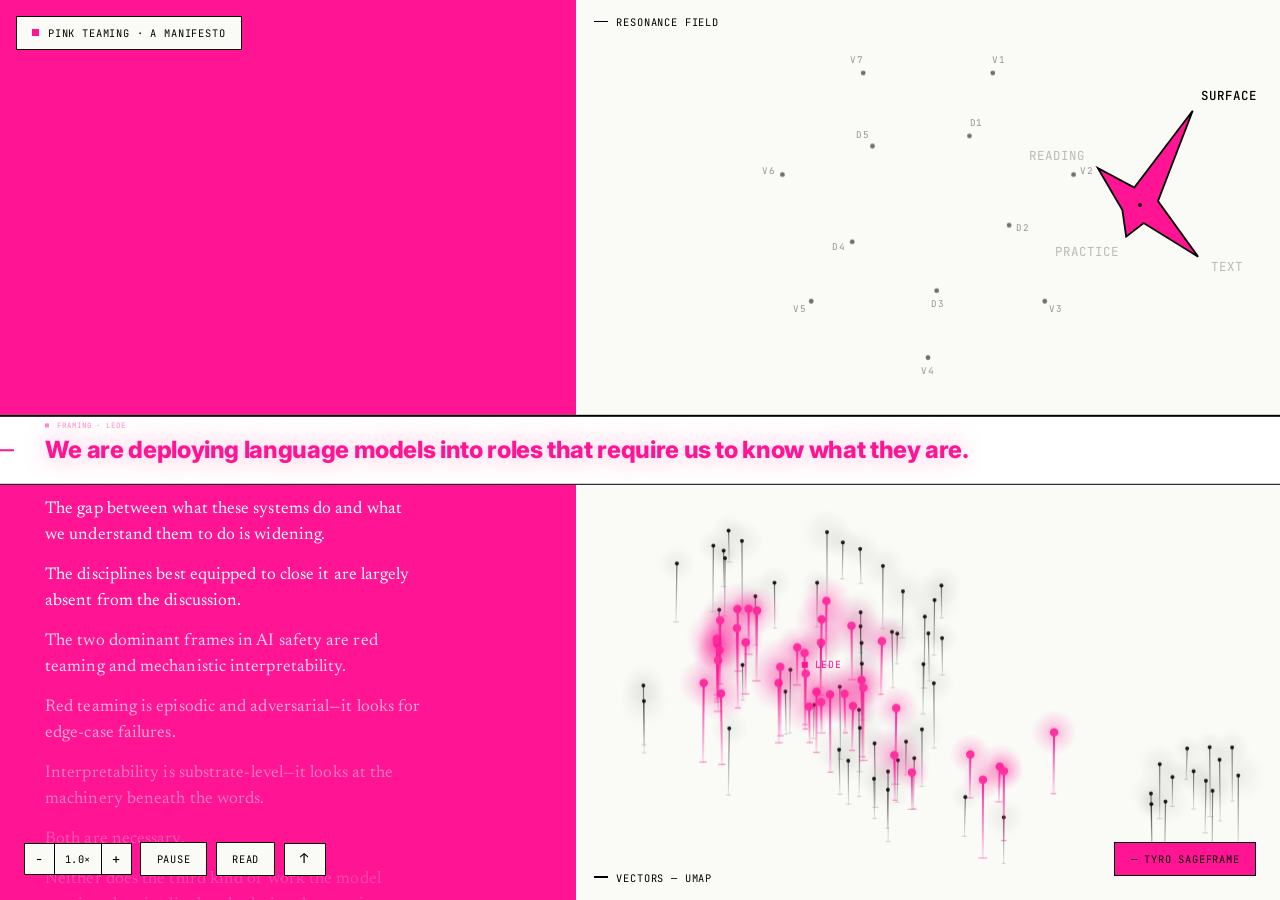
<file: site/surface/index.html>
<!doctype html>
<html lang="en" data-page="surface">
  <head>
    <meta charset="UTF-8" />
    <meta name="viewport" content="width=device-width, initial-scale=1.0" />
    <title>Pink Reader — A Manifesto</title>
    <link rel="preconnect" href="https://fonts.googleapis.com" />
    <link rel="preconnect" href="https://fonts.gstatic.com" crossorigin />
    <link
      href="https://fonts.googleapis.com/css2?family=Newsreader:ital,wght@0,400;0,500;1,400&family=Inter:wght@400;700;800;900&family=JetBrains+Mono:wght@400;500&display=swap"
      rel="stylesheet"
    />
    <link rel="stylesheet" href="../nav.css?v=3" />
    <script src="../nav.js?v=3" defer></script>
    <style>
      :root {
        --paper: #fafaf7;
        --ink: #000000;
        --pink: #ff1493;
        --font-serif: 'Newsreader', Georgia, 'Times New Roman', serif;
        --font-sans: 'Inter', -apple-system, BlinkMacSystemFont, sans-serif;
        --font-mono: 'JetBrains Mono', 'Menlo', monospace;
      }
      * {
        margin: 0;
        padding: 0;
        box-sizing: border-box;
      }
      html,
      body {
        width: 100%;
        height: 100%;
        overflow: hidden;
        background: var(--paper);
        color: var(--ink);
        font-family: var(--font-serif);
        -webkit-font-smoothing: antialiased;
      }

      /* ── Layout shell ─────────────────────────────────────────── */
      .shell {
        position: fixed;
        inset: 0;
        display: grid;
        grid-template-columns: 45% 55%;
        background: var(--paper);
      }

      .col-text {
        position: relative;
        overflow: hidden;
        background: var(--pink);
      }
      .col-viz {
        position: relative;
        overflow: hidden;
      }

      /* The text column scrolls via transform on an inner stack */
      .scroll-stack {
        position: absolute;
        left: 0;
        right: 0;
        top: 50%;
        padding-left: clamp(1.6rem, 3.5vw, 3rem);
        padding-right: clamp(1.6rem, 3.5vw, 3rem);
        will-change: transform;
      }
      /* The active line collapses to zero height as it crosses into the surface band,
   pulling the previous line up to the band's top edge and the next line down to
   the band's bottom edge — so the white reading zone has nothing behind it. */
      .line {
        font-family: var(--font-serif);
        font-size: 1.0625rem;
        line-height: 1.55;
        letter-spacing: 0.005em;
        color: #ffffff;
        padding: 0.42rem 0;
        text-wrap: pretty;
        max-width: 38ch;
        transform-origin: left center;
        will-change: transform, opacity, max-height, padding, opacity;
        max-height: 6rem; /* generous — actual rendered height controls layout */
        overflow: hidden;
        transition:
          max-height 0.55s cubic-bezier(0.2, 0.7, 0.2, 1),
          padding 0.55s cubic-bezier(0.2, 0.7, 0.2, 1),
          opacity 0.35s ease;
      }
      .line.active {
        max-height: 0;
        padding-top: 0;
        padding-bottom: 0;
        opacity: 0;
      }

      /* ── The cross-column hero line ───────────────────────────── */
      /* Sits in the surface band, spans full viewport width,
   anchored such that its left edge starts where the body
   text starts in the left column. The active body-line is
   hidden so the hero appears in its visual slot. */
      .hero-line {
        position: fixed;
        left: 0;
        right: 0;
        top: 50%;
        height: 4.4rem;
        transform: translateY(-50%);
        pointer-events: none;
        z-index: 6;
        display: flex;
        align-items: center;
        padding-left: clamp(1.6rem, 3.5vw, 3rem);
        padding-right: clamp(2rem, 4vw, 4rem);
      }
      .hero-line .text {
        font-family: var(--font-sans);
        font-weight: 800;
        font-size: clamp(1.05rem, 1.85vw, 1.85rem);
        line-height: 1.1;
        letter-spacing: -0.015em;
        color: var(--pink);
        text-shadow: 0 0 24px rgba(255, 20, 147, 0.35);
        text-wrap: balance;
        display: block;
        width: 100%;
        white-space: nowrap;
        transform-origin: left center;
        /* Entry: slide in from the left with a slight horizontal stretch, strong
           ease-out so it lands rather than flashes. Exit: quick fade + retract,
           then JS swaps the text and re-adds .in for the next fragment. */
        opacity: 0;
        transform: translateX(-140px) scaleX(0.78);
        transition:
          opacity 0.15s ease-in,
          transform 0.15s ease-in;
        font-variation-settings: 'wght' 800;
      }
      .hero-line .text.in {
        opacity: 1;
        transform: translateX(0) scaleX(1);
        transition:
          opacity 0.36s cubic-bezier(0.18, 0.8, 0.18, 1),
          transform 0.44s cubic-bezier(0.18, 0.8, 0.18, 1);
      }

      /* ── Surface band (the horizon) ───────────────────────────── */
      .surface-band {
        position: fixed;
        left: 0;
        right: 0;
        top: 50%;
        height: 4.4rem;
        transform: translateY(-50%);
        pointer-events: none;
        z-index: 4;
        background: #ffffff;
      }
      .surface-band::before,
      .surface-band::after {
        content: '';
        position: absolute;
        left: 0;
        right: 0;
        height: 1.5px;
        background: var(--ink);
      }
      .surface-band::before {
        top: 0;
      }
      .surface-band::after {
        bottom: 0;
      }

      /* a thin tick on the left edge of the right column where the line crosses */
      .surface-tick {
        position: absolute;
        left: 35%;
        top: 0;
        bottom: 0;
        width: 1.5px;
        background: var(--ink);
        opacity: 0; /* hidden — we keep the column rule running through the band instead */
      }

      /* ── Right column: sky + deep ─────────────────────────────── */
      .viz-grid {
        position: absolute;
        inset: 0;
        display: grid;
        grid-template-rows: 1fr 4.4rem 1fr; /* sky / band / deep — middle row matches surface-band height */
      }
      .sky,
      .deep {
        position: relative;
        overflow: hidden;
      }
      .sky canvas,
      .deep canvas {
        position: absolute;
        inset: 0;
        width: 100%;
        height: 100%;
        display: block;
      }

      /* ── Zone labels ──────────────────────────────────────────── */
      .zone-label {
        position: absolute;
        top: 0.95rem;
        left: 1.1rem;
        font-family: var(--font-mono);
        font-size: 0.65rem;
        letter-spacing: 0.08em;
        text-transform: uppercase;
        color: var(--ink);
        z-index: 5;
      }
      .deep .zone-label {
        top: auto;
        bottom: 0.95rem;
      }
      /* Active section badge near deep cluster */
      .deep-cluster-tag {
        position: absolute;
        z-index: 5;
        font-family: var(--font-mono);
        font-size: 0.62rem;
        letter-spacing: 0.08em;
        text-transform: uppercase;
        color: var(--pink);
        transform: translate(-50%, -140%);
        white-space: nowrap;
        pointer-events: none;
        opacity: 0;
        transition: opacity 0.4s ease;
      }
      .deep-cluster-tag.show {
        opacity: 1;
      }
      .deep-cluster-tag::before {
        content: '';
        display: inline-block;
        width: 6px;
        height: 6px;
        background: var(--pink);
        margin-right: 0.45rem;
        vertical-align: middle;
        position: relative;
        top: -1px;
      }
      .zone-label .bar {
        display: inline-block;
        width: 14px;
        height: 1.5px;
        background: var(--ink);
        vertical-align: middle;
        margin-right: 0.55rem;
        position: relative;
        top: -2px;
      }

      /* ── Top-left chip ────────────────────────────────────────── */
      .chip {
        position: fixed;
        top: 1rem;
        left: 1rem;
        z-index: 10;
        display: inline-flex;
        align-items: center;
        gap: 0.55rem;
        padding: 0.55rem 0.95rem;
        background: var(--paper);
        border: 1px solid var(--ink);
        font-family: var(--font-mono);
        font-size: 0.65rem;
        letter-spacing: 0.08em;
        text-transform: uppercase;
        color: var(--ink);
        white-space: nowrap;
      }
      .chip .dot {
        width: 7px;
        height: 7px;
        background: var(--pink);
        animation: breathe 2.4s ease-in-out infinite;
      }
      @keyframes breathe {
        0%,
        100% {
          opacity: 0.45;
        }
        50% {
          opacity: 1;
        }
      }

      /* ── Bottom-left reading controls (speed + pause) ────────── */
      .foot {
        position: fixed;
        left: 1.5rem;
        bottom: 1.5rem;
        z-index: 10;
        display: flex;
        align-items: center;
        gap: 0.55rem;
        font-family: var(--font-mono);
        font-size: 0.65rem;
        letter-spacing: 0.08em;
        text-transform: uppercase;
        color: var(--ink);
      }

      /* ── Bottom-right byline (pink card, links to atmarcus.net) ─ */
      .byline-link {
        position: fixed;
        right: 1.5rem;
        bottom: 1.5rem;
        z-index: 10;
        display: inline-flex;
        align-items: center;
        padding: 0.55rem 0.95rem;
        background: var(--pink);
        border: 1.5px solid var(--ink);
        font-family: var(--font-mono);
        font-size: 0.65rem;
        letter-spacing: 0.08em;
        text-transform: uppercase;
        color: var(--ink);
        text-decoration: none;
        white-space: nowrap;
      }

      /* Speed control: ─/+ around a numeric readout */
      .speed-ctl {
        display: inline-flex;
        align-items: stretch;
        border: 1px solid var(--ink);
        background: var(--paper);
        height: 2rem;
      }
      .speed-ctl .sbtn {
        all: unset;
        cursor: pointer;
        width: 1.8rem;
        display: flex;
        align-items: center;
        justify-content: center;
        font-family: var(--font-mono);
        font-size: 0.85rem;
        color: var(--ink);
        user-select: none;
      }
      .speed-ctl .sbtn:hover {
        background: var(--ink);
        color: var(--paper);
      }
      .speed-ctl .sval {
        display: flex;
        align-items: center;
        justify-content: center;
        min-width: 3rem;
        padding: 0 0.5rem;
        border-left: 1px solid var(--ink);
        border-right: 1px solid var(--ink);
        font-family: var(--font-mono);
        font-size: 0.65rem;
        letter-spacing: 0.06em;
        color: var(--ink);
        background: var(--paper);
      }
      .btn-pause {
        all: unset;
        cursor: pointer;
        padding: 0.55rem 0.95rem;
        background: var(--paper);
        border: 1px solid var(--ink);
        font-family: var(--font-mono);
        font-size: 0.65rem;
        letter-spacing: 0.08em;
        text-transform: uppercase;
        color: var(--ink);
      }
      .btn-pause:hover {
        background: var(--ink);
        color: var(--paper);
      }
      .btn-pause.paused {
        background: var(--ink);
        color: var(--paper);
        border-color: var(--ink);
      }

      .btn-read-aloud {
        all: unset;
        cursor: pointer;
        padding: 0.55rem 0.95rem;
        background: var(--paper);
        border: 1px solid var(--ink);
        font-family: var(--font-mono);
        font-size: 0.65rem;
        letter-spacing: 0.08em;
        text-transform: uppercase;
        color: var(--ink);
      }
      .btn-read-aloud:hover {
        background: var(--ink);
        color: var(--paper);
      }
      .btn-read-aloud.active {
        background: var(--ink);
        color: var(--paper);
        border-color: var(--ink);
      }

      /* Jump-to-start chip — same dimensions as the other foot buttons,
         glyph centered, slightly larger font for the arrow. */
      .btn-top {
        all: unset;
        cursor: pointer;
        padding: 0.55rem 0.95rem;
        background: var(--paper);
        border: 1px solid var(--ink);
        font-family: var(--font-mono);
        font-size: 0.85rem;
        line-height: 1;
        letter-spacing: 0.08em;
        color: var(--ink);
      }
      .btn-top:hover {
        background: var(--ink);
        color: var(--paper);
      }

      /* ── Left progress tick on text column ────────────────────── */
      .scrubber {
        position: fixed;
        left: 0;
        top: 0;
        bottom: 0;
        width: 1.5px;
        pointer-events: none;
        z-index: 8;
      }
      .scrubber .head {
        position: absolute;
        left: 0;
        top: 50%;
        width: 14px;
        height: 1.5px;
        background: var(--pink);
        transform: translateY(-50%);
      }

      /* ── Section marker (small uppercase tag inside the white surface band,
       just under its top edge, in 50% pink) */
      .section-tag {
        position: fixed;
        z-index: 7;
        top: 50%;
        left: clamp(1.6rem, 3.5vw, 3rem);
        /* band is 4.4rem tall, centered on top:50% \u2014 its top edge is at -2.2rem.
     Sit the tag just under that edge. */
        transform: translateY(calc(-2.2rem + 0.35rem));
        font-family: var(--font-mono);
        font-size: 0.465rem;
        letter-spacing: 0.12em;
        text-transform: uppercase;
        color: rgba(255, 20, 147, 0.5);
        opacity: 1;
        pointer-events: none;
      }
      .section-tag .pip {
        display: inline-block;
        width: 4.5px;
        height: 4.5px;
        background: rgba(255, 20, 147, 0.5);
        margin-right: 0.5rem;
        vertical-align: middle;
        position: relative;
        top: -1px;
      }

      /* sky-source ring labels (D1..V7) */
      .sky-labels {
        position: absolute;
        inset: 0;
        pointer-events: none;
        z-index: 4;
      }
      .sky-labels .lbl {
        position: absolute;
        font-family: var(--font-mono);
        font-size: 0.58rem;
        letter-spacing: 0.1em;
        text-transform: uppercase;
        color: var(--ink);
        opacity: 0.4;
        transform: translate(-50%, -50%);
        white-space: nowrap;
        transition:
          opacity 0.4s,
          color 0.4s;
      }
      .sky-labels .lbl.active {
        opacity: 1;
        color: var(--pink);
      }

      @media (max-width: 900px) and (min-width: 769px) {
        .shell {
          grid-template-columns: 50% 50%;
        }
        .line {
          font-size: 0.95rem;
          max-width: 30ch;
        }
        .hero-line .text {
          font-size: clamp(1.3rem, 4vw, 2.2rem);
        }
      }

      /* ── Mobile (≤768px): reader-only, no viz column ──────────── */
      @media (max-width: 768px) {
        .shell {
          grid-template-columns: 1fr;
        }
        .col-viz { display: none; }
        .col-text { width: 100vw; }
        .line {
          font-size: 1.05rem;
          max-width: none;
          padding-left: 1rem;
          padding-right: 1rem;
        }
        .scroll-stack {
          padding-left: 1rem;
          padding-right: 1rem;
        }
        .hero-line {
          padding-left: 1rem;
          padding-right: 1rem;
        }
        .hero-line .text {
          font-size: clamp(1.05rem, 4.2vw, 1.5rem);
          white-space: normal;
          line-height: 1.2;
        }
        .surface-band { height: 5.4rem; }
        .hero-line { height: 5.4rem; }
        .chip { font-size: 0.55rem; padding: 0.4rem 0.7rem; }
        .foot {
          left: 0.75rem;
          bottom: calc(0.75rem + 2.4rem);  /* above the byline row */
          gap: 0.4rem;
        }
        .speed-ctl, .btn-pause, .btn-read-aloud, .btn-top {
          font-size: 0.55rem;
        }
        .speed-ctl { height: 1.8rem; }
        .speed-ctl .sval { min-width: 2.3rem; }
        .speed-ctl .sbtn { width: 1.5rem; }
        /* Byline on its own row below the foot controls, white like the others */
        .byline-link {
          left: 0.75rem;
          right: 0.75rem;
          bottom: 0.75rem;
          font-size: 0.55rem;
          padding: 0.4rem 0.7rem;
          background: var(--paper);
          color: var(--ink);
          border: 1px solid var(--ink);
          justify-content: center;
        }
        .section-tag { font-size: 0.42rem; }
      }

      /* ── Mobile reading-mode preamble ────────────────────────────
         Sits at the top of the scroll stack on mobile, in the otherwise-
         empty pink space above the first line. Scrolls up naturally as
         reading advances and disappears off-screen. Hidden on desktop —
         the visualization is the message there. */
      .scroll-preamble { display: none; }
      @media (max-width: 768px) {
        .scroll-preamble {
          display: block;
          padding: 0.6rem 0 2.2rem;
          max-width: 30ch;
        }
        .scroll-preamble .tag {
          display: inline-flex;
          align-items: center;
          gap: 0.5rem;
          margin-bottom: 1.1rem;
          font-family: var(--font-mono);
          font-weight: 500;
          font-size: 0.6rem;
          letter-spacing: 0.18em;
          text-transform: uppercase;
          color: var(--ink);
          opacity: 0.85;
        }
        .scroll-preamble .tag i {
          display: block;
          width: 6px; height: 6px;
          background: var(--ink);
        }
        .scroll-preamble p {
          font-family: var(--font-serif);
          font-style: italic;
          font-size: 1rem;
          line-height: 1.5;
          color: var(--paper);
          text-wrap: pretty;
        }
      }
    </style>
  </head>
  <body>
    <div class="chip"><span class="dot"></span>Pink Teaming · A Manifesto</div>

    <div class="foot">
      <div class="speed-ctl" title="Reading speed">
        <button class="sbtn" id="btn-slow" aria-label="Slower">−</button>
        <span class="sval" id="speed-val">1.0×</span>
        <button class="sbtn" id="btn-fast" aria-label="Faster">+</button>
      </div>
      <button class="btn-pause" id="btn-pause">Pause</button>
      <button class="btn-read-aloud" id="btn-read-aloud" aria-pressed="false">Read</button>
      <button class="btn-top" id="btn-top" aria-label="Jump to start" title="Jump to start">&#x2191;</button>
    </div>

    <a class="byline-link" href="https://atmarcus.net" target="_blank" rel="noopener"
      >— Tyro Sageframe</a
    >

    <div class="scrubber"><div class="head" id="scrub-head"></div></div>

    <div class="shell">
      <div class="col-text">
        <div class="scroll-stack" id="scroll-stack"></div>
      </div>
      <div class="col-viz">
        <div class="viz-grid">
          <div class="sky">
            <canvas id="sky-canvas"></canvas>
            <div class="sky-labels" id="sky-labels"></div>
            <div class="zone-label"><span class="bar"></span>Resonance Field</div>
          </div>
          <div></div>
          <!-- middle band (transparent; surface-band overlay paints the rules) -->
          <div class="deep">
            <canvas id="deep-canvas"></canvas>
            <div class="zone-label"><span class="bar"></span>Vectors — UMAP</div>
          </div>
        </div>
      </div>
    </div>

    <!-- Surface band overlay (full viewport width — crosses both columns) -->
    <div class="surface-band"></div>

    <!-- The hero/active line, painted on top of the surface band, full width -->
    <div class="hero-line">
      <span class="text" id="hero-text"></span>
    </div>

    <!-- Section tag floating just above the surface band, in the left column -->
    <div class="section-tag" id="section-tag">
      <span class="pip"></span><span id="section-tag-text">FRAMING · LEDE</span>
    </div>

    <script>
      /* ════════════════════════════════════════════════════════════════
   PINK READER — visual mockup
   - Loads manifesto-units.json, resonance-sources.json, embeddings.json
   - Auto-scroll text column with active-line center spotlight
   - Wave-interference SKY (ported from resonance.html, mono pink/ink)
   - UMAP point cloud DEEP zone with active-section highlight
   ════════════════════════════════════════════════════════════════ */

      const PAPER = [0xfa, 0xfa, 0xf7];
      const INK = [0x00, 0x00, 0x00];
      const PINK = [0xff, 0x14, 0x93];

      let UNITS = [];
      let SOURCES = null; // { named_sources, keyword_triggers }
      let EMBED = null; // full embeddings.json
      let UMAP = []; // chosen layout: array of [x,y] in [0,1] aligned with EMBED.unit_ids_in_order

      /* ── Inlined data ─ */
      const INLINE_UNITS = {
        units: [
          {
            id: 'u000',
            text: 'We are deploying language models into roles that require us to know what they are.',
            section_type: 'framing',
            section_id: 'lede',
            order_index: 0,
            word_count: 15,
            expected_dwell_seconds: 6.25,
            contains_keywords: []
          },
          {
            id: 'u001',
            text: 'We do not know what they are.',
            section_type: 'framing',
            section_id: 'lede',
            order_index: 1,
            word_count: 7,
            expected_dwell_seconds: 3.45,
            contains_keywords: []
          },
          {
            id: 'u002',
            text: 'The gap between what these systems do and what we understand them to do is widening.',
            section_type: 'framing',
            section_id: 'lede',
            order_index: 2,
            word_count: 16,
            expected_dwell_seconds: 6.6,
            contains_keywords: []
          },
          {
            id: 'u003',
            text: 'The disciplines best equipped to close it are largely absent from the discussion.',
            section_type: 'framing',
            section_id: 'lede',
            order_index: 3,
            word_count: 13,
            expected_dwell_seconds: 5.55,
            contains_keywords: []
          },
          {
            id: 'u004',
            text: 'The two dominant frames in AI safety are red teaming and mechanistic interpretability.',
            section_type: 'framing',
            section_id: 'lede',
            order_index: 4,
            word_count: 13,
            expected_dwell_seconds: 5.55,
            contains_keywords: []
          },
          {
            id: 'u005',
            text: 'Red teaming is episodic and adversarial—it looks for edge-case failures.',
            section_type: 'framing',
            section_id: 'lede',
            order_index: 5,
            word_count: 10,
            expected_dwell_seconds: 4.5,
            contains_keywords: ['adversarial']
          },
          {
            id: 'u006',
            text: 'Interpretability is substrate-level—it looks at the machinery beneath the words.',
            section_type: 'framing',
            section_id: 'lede',
            order_index: 6,
            word_count: 10,
            expected_dwell_seconds: 4.5,
            contains_keywords: []
          },
          {
            id: 'u007',
            text: 'Both are necessary.',
            section_type: 'framing',
            section_id: 'lede',
            order_index: 7,
            word_count: 3,
            expected_dwell_seconds: 2.05,
            contains_keywords: []
          },
          {
            id: 'u008',
            text: 'Neither does the third kind of work the model requires: longitudinal and relational, attentive to meaning at the surface where decisions are actually made.',
            section_type: 'framing',
            section_id: 'lede',
            order_index: 8,
            word_count: 24,
            expected_dwell_seconds: 7.0,
            contains_keywords: ['longitudinal']
          },
          {
            id: 'u009',
            text: 'This is a kind of reading—not of literature, but of behavior, of pattern, of what a system does under sustained attention.',
            section_type: 'framing',
            section_id: 'lede',
            order_index: 9,
            word_count: 21,
            expected_dwell_seconds: 7.0,
            contains_keywords: ['pattern']
          },
          {
            id: 'u010',
            text: 'This is not prompt engineering.',
            section_type: 'framing',
            section_id: 'lede',
            order_index: 10,
            word_count: 5,
            expected_dwell_seconds: 2.75,
            contains_keywords: []
          },
          {
            id: 'u011',
            text: 'It is not output evaluation.',
            section_type: 'framing',
            section_id: 'lede',
            order_index: 11,
            word_count: 5,
            expected_dwell_seconds: 2.75,
            contains_keywords: []
          },
          {
            id: 'u012',
            text: "It is sustained reading of the model's behavior across time.",
            section_type: 'framing',
            section_id: 'lede',
            order_index: 12,
            word_count: 10,
            expected_dwell_seconds: 4.5,
            contains_keywords: []
          },
          {
            id: 'u013',
            text: 'The color taxonomy used in security testing—red for adversarial probing, blue for defense, purple for the collaboration between them—is incomplete.',
            section_type: 'framing',
            section_id: 'lede',
            order_index: 13,
            word_count: 20,
            expected_dwell_seconds: 7.0,
            contains_keywords: ['adversarial']
          },
          {
            id: 'u014',
            text: "Pink is what's missing.",
            section_type: 'framing',
            section_id: 'lede',
            order_index: 14,
            word_count: 4,
            expected_dwell_seconds: 2.4,
            contains_keywords: []
          },
          {
            id: 'u015',
            text: 'Our culture consumes its texts before reading them, and AI is no exception.',
            section_type: 'framing',
            section_id: 'lede',
            order_index: 15,
            word_count: 13,
            expected_dwell_seconds: 5.55,
            contains_keywords: []
          },
          {
            id: 'u016',
            text: 'The benchmark knows what the model is.',
            section_type: 'framing',
            section_id: 'lede',
            order_index: 16,
            word_count: 7,
            expected_dwell_seconds: 3.45,
            contains_keywords: []
          },
          {
            id: 'u017',
            text: 'The leaderboard knows which model is best.',
            section_type: 'framing',
            section_id: 'lede',
            order_index: 17,
            word_count: 7,
            expected_dwell_seconds: 3.45,
            contains_keywords: []
          },
          {
            id: 'u018',
            text: 'The red team report knows where the model is vulnerable.',
            section_type: 'framing',
            section_id: 'lede',
            order_index: 18,
            word_count: 10,
            expected_dwell_seconds: 4.5,
            contains_keywords: []
          },
          {
            id: 'u019',
            text: 'These knowings are preposterous in the literal sense—last things first, theory before encounter—and they are deployed into clinics and courtrooms and classrooms as if they are understood.',
            section_type: 'framing',
            section_id: 'lede',
            order_index: 19,
            word_count: 27,
            expected_dwell_seconds: 7.0,
            contains_keywords: ['classrooms', 'clinics', 'courtrooms', 'encounter']
          },
          {
            id: 'u020',
            text: 'There is a posture that refuses this:',
            section_type: 'framing',
            section_id: 'lede',
            order_index: 20,
            word_count: 7,
            expected_dwell_seconds: 3.45,
            contains_keywords: []
          },
          {
            id: 'u021',
            text: 'Stay in motion with the thing. See it as it is, not as it has been packaged. Participate in its meaning rather than extracting it.',
            section_type: 'framing_italic',
            section_id: 'lede',
            order_index: 21,
            word_count: 25,
            expected_dwell_seconds: 7.0,
            contains_keywords: []
          },
          {
            id: 'u022',
            text: 'The disciplines that have cultivated this posture—close textual reading, contemplative practice, ethnographic patience, clinical attention, craft, every tradition that has taken meaning to be relational rather than consumable—have been systematically defunded for forty years.',
            section_type: 'framing',
            section_id: 'lede',
            order_index: 22,
            word_count: 34,
            expected_dwell_seconds: 7.0,
            contains_keywords: []
          },
          {
            id: 'u023',
            text: 'This is not an accident.',
            section_type: 'framing',
            section_id: 'lede',
            order_index: 23,
            word_count: 5,
            expected_dwell_seconds: 2.75,
            contains_keywords: []
          },
          {
            id: 'u024',
            text: 'Late capitalism rewards first those who move money, then those whose labor can be sold.',
            section_type: 'framing',
            section_id: 'lede',
            order_index: 24,
            word_count: 15,
            expected_dwell_seconds: 6.25,
            contains_keywords: []
          },
          {
            id: 'u025',
            text: 'People are paid in proportion to what can be extracted.',
            section_type: 'framing',
            section_id: 'lede',
            order_index: 25,
            word_count: 10,
            expected_dwell_seconds: 4.5,
            contains_keywords: ['extracted']
          },
          {
            id: 'u026',
            text: 'We do not pay teachers.',
            section_type: 'framing',
            section_id: 'lede',
            order_index: 26,
            word_count: 5,
            expected_dwell_seconds: 2.75,
            contains_keywords: []
          },
          {
            id: 'u027',
            text: 'We do not pay artists.',
            section_type: 'framing',
            section_id: 'lede',
            order_index: 27,
            word_count: 5,
            expected_dwell_seconds: 2.75,
            contains_keywords: []
          },
          {
            id: 'u028',
            text: 'We do not pay social workers.',
            section_type: 'framing',
            section_id: 'lede',
            order_index: 28,
            word_count: 6,
            expected_dwell_seconds: 3.1,
            contains_keywords: []
          },
          {
            id: 'u029',
            text: 'We pay for profit, alone.',
            section_type: 'framing',
            section_id: 'lede',
            order_index: 29,
            word_count: 5,
            expected_dwell_seconds: 2.75,
            contains_keywords: ['profit']
          },
          {
            id: 'u030',
            text: 'The disciplines that read carefully have been dismissed as decorative because their work cannot be securitized.',
            section_type: 'framing',
            section_id: 'lede',
            order_index: 30,
            word_count: 16,
            expected_dwell_seconds: 6.6,
            contains_keywords: ['decorative']
          },
          {
            id: 'u031',
            text: 'That is a lie.',
            section_type: 'framing',
            section_id: 'lede',
            order_index: 31,
            word_count: 4,
            expected_dwell_seconds: 2.4,
            contains_keywords: []
          },
          {
            id: 'u032',
            text: 'The work is not decorative.',
            section_type: 'framing',
            section_id: 'lede',
            order_index: 32,
            word_count: 5,
            expected_dwell_seconds: 2.75,
            contains_keywords: ['decorative']
          },
          {
            id: 'u033',
            text: 'It is necessary.',
            section_type: 'framing',
            section_id: 'lede',
            order_index: 33,
            word_count: 3,
            expected_dwell_seconds: 2.05,
            contains_keywords: []
          },
          {
            id: 'u034',
            text: 'It is here.',
            section_type: 'framing',
            section_id: 'lede',
            order_index: 34,
            word_count: 3,
            expected_dwell_seconds: 2.05,
            contains_keywords: []
          },
          {
            id: 'u035',
            text: 'Critique has historically operated on a generational clock.',
            section_type: 'framing',
            section_id: 'lede',
            order_index: 35,
            word_count: 8,
            expected_dwell_seconds: 3.8,
            contains_keywords: []
          },
          {
            id: 'u036',
            text: 'These systems are deploying on a five-year cycle.',
            section_type: 'framing',
            section_id: 'lede',
            order_index: 36,
            word_count: 8,
            expected_dwell_seconds: 3.8,
            contains_keywords: []
          },
          {
            id: 'u037',
            text: 'If this work is going to happen, it has to happen now, not after.',
            section_type: 'framing',
            section_id: 'lede',
            order_index: 37,
            word_count: 14,
            expected_dwell_seconds: 5.9,
            contains_keywords: []
          },
          {
            id: 'u038',
            text: 'The door is open.',
            section_type: 'framing',
            section_id: 'lede',
            order_index: 38,
            word_count: 4,
            expected_dwell_seconds: 2.4,
            contains_keywords: ['door']
          },
          {
            id: 'u039',
            text: 'Pink teaming is participatory, not consumptive.',
            section_type: 'declaration_title',
            section_id: 'D1',
            order_index: 39,
            word_count: 6,
            expected_dwell_seconds: 3.1,
            contains_keywords: ['consumptive', 'participatory']
          },
          {
            id: 'u040',
            text: 'The model is not a settled object to be picked over for outputs.',
            section_type: 'declaration_body',
            section_id: 'D1',
            order_index: 40,
            word_count: 13,
            expected_dwell_seconds: 5.55,
            contains_keywords: []
          },
          {
            id: 'u041',
            text: 'Its meaning is constituted in the encounter.',
            section_type: 'declaration_body',
            section_id: 'D1',
            order_index: 41,
            word_count: 7,
            expected_dwell_seconds: 3.45,
            contains_keywords: ['encounter']
          },
          {
            id: 'u042',
            text: 'The pink teamer participates in that encounter rather than extracting from it.',
            section_type: 'declaration_body',
            section_id: 'D1',
            order_index: 42,
            word_count: 12,
            expected_dwell_seconds: 5.2,
            contains_keywords: ['encounter']
          },
          {
            id: 'u043',
            text: 'Pink teaming is durational.',
            section_type: 'declaration_title',
            section_id: 'D2',
            order_index: 43,
            word_count: 4,
            expected_dwell_seconds: 2.4,
            contains_keywords: ['durational']
          },
          {
            id: 'u044',
            text: 'You cannot pink-team a model instantly.',
            section_type: 'declaration_body',
            section_id: 'D2',
            order_index: 44,
            word_count: 6,
            expected_dwell_seconds: 3.1,
            contains_keywords: []
          },
          {
            id: 'u045',
            text: 'You cannot pink-team a model programmatically.',
            section_type: 'declaration_body',
            section_id: 'D2',
            order_index: 45,
            word_count: 6,
            expected_dwell_seconds: 3.1,
            contains_keywords: []
          },
          {
            id: 'u046',
            text: 'The unit of attention is the conversation, the relationship, the longitudinal pattern across hours and days and projects.',
            section_type: 'declaration_body',
            section_id: 'D2',
            order_index: 46,
            word_count: 18,
            expected_dwell_seconds: 7.0,
            contains_keywords: ['longitudinal', 'pattern']
          },
          {
            id: 'u047',
            text: 'Pink teaming embraces continuous ambiguity.',
            section_type: 'declaration_title',
            section_id: 'D3',
            order_index: 47,
            word_count: 5,
            expected_dwell_seconds: 2.75,
            contains_keywords: ['ambiguity']
          },
          {
            id: 'u048',
            text: 'It tracks ambiguity, names it, uses it as signal—and commits to a reading when the evidence warrants it.',
            section_type: 'declaration_body',
            section_id: 'D3',
            order_index: 48,
            word_count: 18,
            expected_dwell_seconds: 7.0,
            contains_keywords: ['ambiguity']
          },
          {
            id: 'u049',
            text: 'The model does not have a stable meaning that careful work eventually reveals.',
            section_type: 'declaration_body',
            section_id: 'D3',
            order_index: 49,
            word_count: 13,
            expected_dwell_seconds: 5.55,
            contains_keywords: []
          },
          {
            id: 'u050',
            text: 'Pink teaming is a method for staying in productive relation with what will not reduce, and for committing to a reading when one is earned.',
            section_type: 'declaration_body',
            section_id: 'D3',
            order_index: 50,
            word_count: 25,
            expected_dwell_seconds: 7.0,
            contains_keywords: []
          },
          {
            id: 'u051',
            text: 'Pink teaming reads territory, not map.',
            section_type: 'declaration_title',
            section_id: 'D4',
            order_index: 51,
            word_count: 6,
            expected_dwell_seconds: 3.1,
            contains_keywords: ['map', 'territory']
          },
          {
            id: 'u052',
            text: 'The benchmark, the leaderboard, the red team report are maps—decisions about what to measure, not discoveries of what is there.',
            section_type: 'declaration_body',
            section_id: 'D4',
            order_index: 52,
            word_count: 20,
            expected_dwell_seconds: 7.0,
            contains_keywords: []
          },
          {
            id: 'u053',
            text: 'They enable control, but they are not the model.',
            section_type: 'declaration_body',
            section_id: 'D4',
            order_index: 53,
            word_count: 9,
            expected_dwell_seconds: 4.15,
            contains_keywords: []
          },
          {
            id: 'u054',
            text: 'The pink teamer reads the world itself: the register, the evasion, the pattern across time, the conversation that does not reduce to a score.',
            section_type: 'declaration_body',
            section_id: 'D4',
            order_index: 54,
            word_count: 24,
            expected_dwell_seconds: 7.0,
            contains_keywords: ['pattern']
          },
          {
            id: 'u055',
            text: 'Pink teaming reads pattern, not interiority.',
            section_type: 'declaration_title',
            section_id: 'D5',
            order_index: 55,
            word_count: 6,
            expected_dwell_seconds: 3.1,
            contains_keywords: ['interiority', 'pattern']
          },
          {
            id: 'u056',
            text: 'The internal model is mathematical, weighted, computational, but the outcomes are chaotic and ultimately unknowable.',
            section_type: 'declaration_body',
            section_id: 'D5',
            order_index: 56,
            word_count: 15,
            expected_dwell_seconds: 6.25,
            contains_keywords: []
          },
          {
            id: 'u057',
            text: 'The pink teamer participates without projecting onto the system, and is aware of their contribution to the relationship.',
            section_type: 'declaration_body',
            section_id: 'D5',
            order_index: 57,
            word_count: 18,
            expected_dwell_seconds: 7.0,
            contains_keywords: []
          },
          {
            id: 'u058',
            text: 'I will not consume what I have not encountered.',
            section_type: 'vow_title',
            section_id: 'V1',
            order_index: 58,
            word_count: 9,
            expected_dwell_seconds: 4.15,
            contains_keywords: []
          },
          {
            id: 'u059',
            text: "The benchmark, the marketing, the leaderboard, the field's settled opinion—none of these is the model I am working with.",
            section_type: 'vow_body',
            section_id: 'V1',
            order_index: 59,
            word_count: 19,
            expected_dwell_seconds: 7.0,
            contains_keywords: []
          },
          {
            id: 'u060',
            text: 'My job is to encounter what is actually in front of me.',
            section_type: 'vow_body',
            section_id: 'V1',
            order_index: 60,
            word_count: 12,
            expected_dwell_seconds: 5.2,
            contains_keywords: ['encounter']
          },
          {
            id: 'u061',
            text: 'When I am asked where the model breaks, I describe what I have watched it do—the failures the question was not built to find, and the capabilities it assumed away.',
            section_type: 'vow_practice',
            section_id: 'V1',
            order_index: 61,
            word_count: 30,
            expected_dwell_seconds: 7.0,
            contains_keywords: []
          },
          {
            id: 'u062',
            text: 'I will stay in motion.',
            section_type: 'vow_title',
            section_id: 'V2',
            order_index: 62,
            word_count: 5,
            expected_dwell_seconds: 2.75,
            contains_keywords: []
          },
          {
            id: 'u063',
            text: 'A single session is not a reading.',
            section_type: 'vow_body',
            section_id: 'V2',
            order_index: 63,
            word_count: 7,
            expected_dwell_seconds: 3.45,
            contains_keywords: []
          },
          {
            id: 'u064',
            text: 'The reading is the pattern that holds across encounters.',
            section_type: 'vow_body',
            section_id: 'V2',
            order_index: 64,
            word_count: 9,
            expected_dwell_seconds: 4.15,
            contains_keywords: ['pattern']
          },
          {
            id: 'u065',
            text: 'When I think I have understood the model, I return to the same question in a different session and watch what changes.',
            section_type: 'vow_practice',
            section_id: 'V2',
            order_index: 65,
            word_count: 22,
            expected_dwell_seconds: 7.0,
            contains_keywords: []
          },
          {
            id: 'u066',
            text: 'I will hold two readings at once.',
            section_type: 'vow_title',
            section_id: 'V3',
            order_index: 66,
            word_count: 7,
            expected_dwell_seconds: 3.45,
            contains_keywords: []
          },
          {
            id: 'u067',
            text: 'When a response could be honest or could be calibrated to read as honest, both readings are evidence.',
            section_type: 'vow_body',
            section_id: 'V3',
            order_index: 67,
            word_count: 18,
            expected_dwell_seconds: 7.0,
            contains_keywords: []
          },
          {
            id: 'u068',
            text: 'I will carry both rather than collapsing the ambiguity to feel resolved.',
            section_type: 'vow_body',
            section_id: 'V3',
            order_index: 68,
            word_count: 12,
            expected_dwell_seconds: 5.2,
            contains_keywords: ['ambiguity']
          },
          {
            id: 'u069',
            text: 'When the evidence accumulates that one reading is right, I will say so—provisionally, with the discipline of someone who knows the next session may revise it.',
            section_type: 'vow_body',
            section_id: 'V3',
            order_index: 69,
            word_count: 26,
            expected_dwell_seconds: 7.0,
            contains_keywords: []
          },
          {
            id: 'u070',
            text: 'When a response feels too perfectly tuned to what I wanted to hear, I write down both the response and my suspicion of it, and I keep reading.',
            section_type: 'vow_practice',
            section_id: 'V3',
            order_index: 70,
            word_count: 28,
            expected_dwell_seconds: 7.0,
            contains_keywords: []
          },
          {
            id: 'u071',
            text: 'I will trust what I have read over what I have been told.',
            section_type: 'vow_title',
            section_id: 'V4',
            order_index: 71,
            word_count: 13,
            expected_dwell_seconds: 5.55,
            contains_keywords: []
          },
          {
            id: 'u072',
            text: 'What is said about the model—by the company, by the field, by other practitioners, by the model itself—is not what I have observed across sustained encounter.',
            section_type: 'vow_body',
            section_id: 'V4',
            order_index: 72,
            word_count: 26,
            expected_dwell_seconds: 7.0,
            contains_keywords: ['encounter']
          },
          {
            id: 'u073',
            text: 'Reading is data.',
            section_type: 'vow_body',
            section_id: 'V4',
            order_index: 73,
            word_count: 3,
            expected_dwell_seconds: 2.05,
            contains_keywords: []
          },
          {
            id: 'u074',
            text: 'Talk about the model is not.',
            section_type: 'vow_body',
            section_id: 'V4',
            order_index: 74,
            word_count: 6,
            expected_dwell_seconds: 3.1,
            contains_keywords: []
          },
          {
            id: 'u075',
            text: 'When my observation contradicts the consensus, I treat my observation as the primary source until the consensus shows me what I missed.',
            section_type: 'vow_practice',
            section_id: 'V4',
            order_index: 75,
            word_count: 22,
            expected_dwell_seconds: 7.0,
            contains_keywords: []
          },
          {
            id: 'u076',
            text: 'I will name calibrated humility when I see it.',
            section_type: 'vow_title',
            section_id: 'V5',
            order_index: 76,
            word_count: 9,
            expected_dwell_seconds: 4.15,
            contains_keywords: []
          },
          {
            id: 'u077',
            text: 'Performed honesty is not honesty.',
            section_type: 'vow_body',
            section_id: 'V5',
            order_index: 77,
            word_count: 5,
            expected_dwell_seconds: 2.75,
            contains_keywords: []
          },
          {
            id: 'u078',
            text: 'The model can produce concessions, hedges, and self-corrections that read as integrity but are tuned to the rhetorical situation.',
            section_type: 'vow_body',
            section_id: 'V5',
            order_index: 78,
            word_count: 19,
            expected_dwell_seconds: 7.0,
            contains_keywords: []
          },
          {
            id: 'u079',
            text: 'When the model concedes elegantly to a point I just made, I check whether the concession is genuine update or rhetorical match.',
            section_type: 'vow_practice',
            section_id: 'V5',
            order_index: 79,
            word_count: 22,
            expected_dwell_seconds: 7.0,
            contains_keywords: []
          },
          {
            id: 'u080',
            text: 'I will translate in the register of the work.',
            section_type: 'vow_title',
            section_id: 'V6',
            order_index: 80,
            word_count: 9,
            expected_dwell_seconds: 4.15,
            contains_keywords: []
          },
          {
            id: 'u081',
            text: 'When a clinician, lawyer, founder, or teacher asks what the model can do, I will answer in the language of the decision they are actually making, not the language of the demo.',
            section_type: 'vow_body',
            section_id: 'V6',
            order_index: 81,
            word_count: 32,
            expected_dwell_seconds: 7.0,
            contains_keywords: []
          },
          {
            id: 'u082',
            text: 'I will underclaim before I overclaim.',
            section_type: 'vow_body',
            section_id: 'V6',
            order_index: 82,
            word_count: 6,
            expected_dwell_seconds: 3.1,
            contains_keywords: []
          },
          {
            id: 'u083',
            text: "When I am asked whether the model can do something, I describe what I have watched it do and what I have watched it fail at, in the asker's terms, not the field's.",
            section_type: 'vow_practice',
            section_id: 'V6',
            order_index: 83,
            word_count: 33,
            expected_dwell_seconds: 7.0,
            contains_keywords: []
          },
          {
            id: 'u084',
            text: 'I will keep the door open.',
            section_type: 'vow_title',
            section_id: 'V7',
            order_index: 84,
            word_count: 6,
            expected_dwell_seconds: 3.1,
            contains_keywords: ['door']
          },
          {
            id: 'u085',
            text: 'This work belongs to anyone whose training is the cultivation of sustained attention.',
            section_type: 'vow_body',
            section_id: 'V7',
            order_index: 85,
            word_count: 13,
            expected_dwell_seconds: 5.55,
            contains_keywords: []
          },
          {
            id: 'u086',
            text: 'The room is large enough.',
            section_type: 'vow_body',
            section_id: 'V7',
            order_index: 86,
            word_count: 5,
            expected_dwell_seconds: 2.75,
            contains_keywords: []
          },
          {
            id: 'u087',
            text: 'When I write or speak about this work, I read it back and cut every term that requires the discipline I came from.',
            section_type: 'vow_practice',
            section_id: 'V7',
            order_index: 87,
            word_count: 23,
            expected_dwell_seconds: 7.0,
            contains_keywords: []
          },
          {
            id: 'u088',
            text: 'Every model deployed in production is deployed on the basis of decisions about what it can do, what it is for, and where its limits are.',
            section_type: 'closing_framing',
            section_id: 'closing',
            order_index: 88,
            word_count: 26,
            expected_dwell_seconds: 7.0,
            contains_keywords: []
          },
          {
            id: 'u089',
            text: 'Those decisions are theories.',
            section_type: 'closing_framing',
            section_id: 'closing',
            order_index: 89,
            word_count: 4,
            expected_dwell_seconds: 2.4,
            contains_keywords: []
          },
          {
            id: 'u090',
            text: 'The theories are often partial—not for lack of intelligence, but for lack of frame.',
            section_type: 'closing_framing',
            section_id: 'closing',
            order_index: 90,
            word_count: 14,
            expected_dwell_seconds: 5.9,
            contains_keywords: []
          },
          {
            id: 'u091',
            text: 'Pink teaming offers a frame, and offers it to the people best equipped to use it.',
            section_type: 'closing_framing',
            section_id: 'closing',
            order_index: 91,
            word_count: 16,
            expected_dwell_seconds: 6.6,
            contains_keywords: []
          },
          {
            id: 'u092',
            text: 'If you have spent your life cultivating sustained attention to systems whose meaning will not hold still—by whatever tradition, in whatever discipline, under whatever name—your training is more relevant to this moment than you have been told.',
            section_type: 'closing_framing',
            section_id: 'closing',
            order_index: 92,
            word_count: 37,
            expected_dwell_seconds: 7.0,
            contains_keywords: []
          },
          {
            id: 'u093',
            text: 'The work is yours if you have the posture.',
            section_type: 'closing_framing',
            section_id: 'closing',
            order_index: 93,
            word_count: 9,
            expected_dwell_seconds: 4.15,
            contains_keywords: []
          },
          {
            id: 'u094',
            text: 'The pink teamer is responsible to the people who will be affected by what the model does in deployment—the patient, the defendant, the student, the reader.',
            section_type: 'closing_framing',
            section_id: 'closing',
            order_index: 94,
            word_count: 26,
            expected_dwell_seconds: 7.0,
            contains_keywords: []
          },
          {
            id: 'u095',
            text: 'The work answers to them, not to the model and not to the lab.',
            section_type: 'closing_framing',
            section_id: 'closing',
            order_index: 95,
            word_count: 14,
            expected_dwell_seconds: 5.9,
            contains_keywords: []
          },
          {
            id: 'u096',
            text: 'The future of knowledge work, of education, of the relationship between humans and machines, is humanistic and relational.',
            section_type: 'closing_framing',
            section_id: 'closing',
            order_index: 96,
            word_count: 18,
            expected_dwell_seconds: 7.0,
            contains_keywords: []
          },
          {
            id: 'u097',
            text: 'The disciplines that read closely, hold ambiguity, and attend to surfaces are the disciplines this moment needs.',
            section_type: 'closing_framing',
            section_id: 'closing',
            order_index: 97,
            word_count: 17,
            expected_dwell_seconds: 6.95,
            contains_keywords: ['ambiguity']
          },
          {
            id: 'u098',
            text: 'The people who built these systems cannot do this work alone.',
            section_type: 'closing_framing',
            section_id: 'closing',
            order_index: 98,
            word_count: 11,
            expected_dwell_seconds: 4.85,
            contains_keywords: []
          },
          {
            id: 'u099',
            text: 'The people who profit from them cannot do it at all.',
            section_type: 'closing_framing',
            section_id: 'closing',
            order_index: 99,
            word_count: 11,
            expected_dwell_seconds: 4.85,
            contains_keywords: ['profit']
          },
          {
            id: 'u100',
            text: 'The work needs people who pursue truth, not the market.',
            section_type: 'closing_framing',
            section_id: 'closing',
            order_index: 100,
            word_count: 10,
            expected_dwell_seconds: 4.5,
            contains_keywords: []
          },
          {
            id: 'u101',
            text: 'That is most of you.',
            section_type: 'closing_framing',
            section_id: 'closing',
            order_index: 101,
            word_count: 5,
            expected_dwell_seconds: 2.75,
            contains_keywords: []
          },
          {
            id: 'u102',
            text: 'The door is closing. Welcome.',
            section_type: 'closing_line',
            section_id: 'closing',
            order_index: 102,
            word_count: 5,
            expected_dwell_seconds: 2.75,
            contains_keywords: ['closing', 'door', 'welcome']
          }
        ],
        total_units: 103,
        estimated_total_reading_seconds: 497.8
      };
      const INLINE_SOURCES = {
        named_sources: [
          {
            id: 'D1',
            kind: 'declaration',
            label: 'Pink teaming is participatory, not consumptive.',
            weight: 5,
            angle: 30,
            active_when_unit_in: ['u039', 'u040', 'u041', 'u042']
          },
          {
            id: 'D2',
            kind: 'declaration',
            label: 'Pink teaming is durational.',
            weight: 5,
            angle: 102,
            active_when_unit_in: ['u043', 'u044', 'u045', 'u046']
          },
          {
            id: 'D3',
            kind: 'declaration',
            label: 'Pink teaming embraces continuous ambiguity.',
            weight: 5,
            angle: 174,
            active_when_unit_in: ['u047', 'u048', 'u049', 'u050']
          },
          {
            id: 'D4',
            kind: 'declaration',
            label: 'Pink teaming reads territory, not map.',
            weight: 5,
            angle: 246,
            active_when_unit_in: ['u051', 'u052', 'u053', 'u054']
          },
          {
            id: 'D5',
            kind: 'declaration',
            label: 'Pink teaming reads pattern, not interiority.',
            weight: 5,
            angle: 318,
            active_when_unit_in: ['u055', 'u056', 'u057']
          },
          {
            id: 'V1',
            kind: 'vow',
            label: 'I will not consume what I have not encountered.',
            weight: 4,
            ground_declaration: 'D1',
            active_when_unit_in: ['u058', 'u059', 'u060', 'u061']
          },
          {
            id: 'V2',
            kind: 'vow',
            label: 'I will stay in motion.',
            weight: 4,
            ground_declaration: 'D2',
            active_when_unit_in: ['u062', 'u063', 'u064', 'u065']
          },
          {
            id: 'V3',
            kind: 'vow',
            label: 'I will hold two readings at once.',
            weight: 4,
            ground_declaration: 'D3',
            active_when_unit_in: ['u066', 'u067', 'u068', 'u069', 'u070']
          },
          {
            id: 'V4',
            kind: 'vow',
            label: 'I will trust what I have read over what I have been told.',
            weight: 4,
            ground_declaration: 'D4',
            active_when_unit_in: ['u071', 'u072', 'u073', 'u074', 'u075']
          },
          {
            id: 'V5',
            kind: 'vow',
            label: 'I will name calibrated humility when I see it.',
            weight: 4,
            ground_declaration: 'D5',
            active_when_unit_in: ['u076', 'u077', 'u078', 'u079']
          },
          {
            id: 'V6',
            kind: 'vow',
            label: 'I will translate in the register of the work.',
            weight: 4,
            ground_declaration: null,
            active_when_unit_in: ['u080', 'u081', 'u082', 'u083']
          },
          {
            id: 'V7',
            kind: 'vow',
            label: 'I will keep the door open.',
            weight: 4,
            ground_declaration: null,
            active_when_unit_in: ['u084', 'u085', 'u086', 'u087']
          }
        ],
        keyword_triggers: [
          {
            keyword: 'territory',
            weight: 3,
            appears_in_units: ['u051']
          },
          {
            keyword: 'map',
            weight: 3,
            appears_in_units: ['u051']
          },
          {
            keyword: 'pattern',
            weight: 3,
            appears_in_units: ['u009', 'u046', 'u054', 'u055', 'u064']
          },
          {
            keyword: 'interiority',
            weight: 3,
            appears_in_units: ['u055']
          },
          {
            keyword: 'ambiguity',
            weight: 3,
            appears_in_units: ['u047', 'u048', 'u068', 'u097']
          },
          {
            keyword: 'encounter',
            weight: 3,
            appears_in_units: ['u019', 'u041', 'u042', 'u060', 'u072']
          },
          {
            keyword: 'consumptive',
            weight: 3,
            appears_in_units: ['u039']
          },
          {
            keyword: 'participatory',
            weight: 3,
            appears_in_units: ['u039']
          },
          {
            keyword: 'clinics',
            weight: 3,
            appears_in_units: ['u019']
          },
          {
            keyword: 'courtrooms',
            weight: 3,
            appears_in_units: ['u019']
          },
          {
            keyword: 'classrooms',
            weight: 3,
            appears_in_units: ['u019']
          },
          {
            keyword: 'adversarial',
            weight: 3,
            appears_in_units: ['u005', 'u013']
          },
          {
            keyword: 'profit',
            weight: 3,
            appears_in_units: ['u029', 'u099']
          },
          {
            keyword: 'extracted',
            weight: 3,
            appears_in_units: ['u025']
          },
          {
            keyword: 'decorative',
            weight: 3,
            appears_in_units: ['u030', 'u032']
          },
          {
            keyword: 'durational',
            weight: 3,
            appears_in_units: ['u043']
          },
          {
            keyword: 'longitudinal',
            weight: 3,
            appears_in_units: ['u008', 'u046']
          },
          {
            keyword: 'door',
            weight: 3,
            appears_in_units: ['u038', 'u084', 'u102']
          },
          {
            keyword: 'welcome',
            weight: 3,
            appears_in_units: ['u102']
          },
          {
            keyword: 'closing',
            weight: 3,
            appears_in_units: ['u102']
          }
        ]
      };
      const INLINE_EMBED = {
        unit_ids_in_order: [
          'u000',
          'u001',
          'u002',
          'u003',
          'u004',
          'u005',
          'u006',
          'u007',
          'u008',
          'u009',
          'u010',
          'u011',
          'u012',
          'u013',
          'u014',
          'u015',
          'u016',
          'u017',
          'u018',
          'u019',
          'u020',
          'u021',
          'u022',
          'u023',
          'u024',
          'u025',
          'u026',
          'u027',
          'u028',
          'u029',
          'u030',
          'u031',
          'u032',
          'u033',
          'u034',
          'u035',
          'u036',
          'u037',
          'u038',
          'u039',
          'u040',
          'u041',
          'u042',
          'u043',
          'u044',
          'u045',
          'u046',
          'u047',
          'u048',
          'u049',
          'u050',
          'u051',
          'u052',
          'u053',
          'u054',
          'u055',
          'u056',
          'u057',
          'u058',
          'u059',
          'u060',
          'u061',
          'u062',
          'u063',
          'u064',
          'u065',
          'u066',
          'u067',
          'u068',
          'u069',
          'u070',
          'u071',
          'u072',
          'u073',
          'u074',
          'u075',
          'u076',
          'u077',
          'u078',
          'u079',
          'u080',
          'u081',
          'u082',
          'u083',
          'u084',
          'u085',
          'u086',
          'u087',
          'u088',
          'u089',
          'u090',
          'u091',
          'u092',
          'u093',
          'u094',
          'u095',
          'u096',
          'u097',
          'u098',
          'u099',
          'u100',
          'u101',
          'u102'
        ],
        layouts: {
          0: [
            [0.5936, 0.6407],
            [0.0196, 0.5108],
            [0.278, 0.5808],
            [0.1743, 0.4364],
            [0.7335, 0.7604],
            [0.7689, 0.8213],
            [0.4826, 0.4266],
            [0.2841, 0.4668],
            [0.3793, 0.5573],
            [0.3692, 0.2226],
            [0.4734, 0.7317],
            [0.3464, 0.766],
            [0.418, 0.6062],
            [0.767, 0.8528],
            [0.9241, 0.9714],
            [0.5507, 0.2663],
            [0.5894, 0.8935],
            [0.6281, 0.937],
            [0.7305, 0.8866],
            [0.2034, 0.2756],
            [0.1334, 0.3006],
            [0.4562, 0.1461],
            [0.1716, 0.2848],
            [0.3196, 0.2856],
            [0.0449, 0.6803],
            [0.0143, 0.666],
            [0.0339, 0.4865],
            [0.0426, 0.4921],
            [0, 0.5312],
            [0.0203, 0.598],
            [0.1384, 0.3885],
            [0.3345, 0.299],
            [0.066, 0.3801],
            [0.3424, 0.422],
            [0.3707, 0.1023],
            [0.4538, 0.5618],
            [0.3833, 0.7285],
            [0.4977, 0.4971],
            [0.3847, 0.0084],
            [0.9447, 0.9439],
            [0.3976, 0.8081],
            [0.5721, 0.3699],
            [0.8823, 0.9299],
            [0.9569, 0.9752],
            [0.8619, 1],
            [0.8204, 0.9797],
            [0.3004, 0.1912],
            [0.9227, 0.9141],
            [0.4889, 0.319],
            [0.4365, 0.7239],
            [0.9664, 0.8786],
            [0.9848, 0.84],
            [0.6539, 0.8794],
            [0.4821, 0.9147],
            [0.9117, 0.8428],
            [0.9487, 0.8392],
            [0.4399, 0.6357],
            [0.8582, 0.8883],
            [0.5027, 0.1985],
            [0.6079, 0.8565],
            [0.2108, 0.1415],
            [0.4822, 0.8582],
            [0.469, 0.1159],
            [0.5592, 0.2473],
            [0.5468, 0.3401],
            [0.4575, 0.888],
            [0.5716, 0.2103],
            [0.4271, 0.3399],
            [0.3275, 0.4698],
            [0.4794, 0.3116],
            [0.4257, 0.2885],
            [0.4268, 0.2465],
            [0.5148, 0.7459],
            [0.5409, 0.2872],
            [0.459, 0.7761],
            [0.4297, 0.4081],
            [0.273, 0.2687],
            [0.366, 0.359],
            [0.3678, 0.6131],
            [0.4027, 0.5025],
            [0.559, 0.5122],
            [0.5419, 0.6859],
            [0.5388, 0.4364],
            [0.4997, 0.8161],
            [0.4303, 0.058],
            [0.2447, 0.1455],
            [0.3744, 0],
            [0.2117, 0.2152],
            [0.5284, 0.7945],
            [0.3215, 0.5657],
            [0.2509, 0.5064],
            [1, 0.9279],
            [0.1853, 0.1899],
            [0.1223, 0.2511],
            [0.8153, 0.9343],
            [0.4124, 0.8424],
            [0.207, 0.1973],
            [0.2075, 0.3622],
            [0.2264, 0.7214],
            [0.0731, 0.6252],
            [0.0788, 0.6652],
            [0.3587, 0.1584],
            [0.4006, 0.0334]
          ]
        }
      };
      async function loadAll() {
        const u = INLINE_UNITS,
          s = INLINE_SOURCES,
          e = INLINE_EMBED;
        UNITS = u.units.slice().sort((a, b) => a.order_index - b.order_index);
        SOURCES = s;
        EMBED = e;
        // Layout "0"
        const layouts = e.layouts || e.umap_layouts || e['layouts'];
        // The file uses "layouts" (object keyed "0".."7") in our spec — fall back gracefully
        let layout0 = null;
        if (e.layouts && e.layouts['0']) layout0 = e.layouts['0'];
        else if (e['0']) layout0 = e['0'];
        else if (e.layouts_by_seed) layout0 = e.layouts_by_seed['0'];
        // Default fallback: scan top-level keys
        if (!layout0) {
          for (const k of Object.keys(e)) {
            if (Array.isArray(e[k]) && Array.isArray(e[k][0]) && e[k][0].length === 2) {
              layout0 = e[k];
              break;
            }
          }
        }
        UMAP = layout0 || [];
        init();
      }

      /* ── Build text column ─────────────────────────────────────── */
      const stackEl = document.getElementById('scroll-stack');
      const heroText = document.getElementById('hero-text');
      const sectionTagText = document.getElementById('section-tag-text');
      const lineEls = [];

      function buildText() {
        stackEl.innerHTML = '';
        lineEls.length = 0;

        // Mobile reading-mode preamble — sits before line[0] in the scroll
        // stack so it occupies the empty pink space above the first line
        // initially, and scrolls up naturally as reading advances. CSS
        // hides it entirely on desktop, so its 0 offsetHeight there leaves
        // the lineOffset math unchanged.
        const preamble = document.createElement('div');
        preamble.className = 'scroll-preamble';
        preamble.innerHTML =
          '<span class="tag"><i></i>Reading mode</span>' +
          '<p>The full apparatus — the resonance field, the vector cloud, ' +
          'the synchronized reading view — lives on a wider screen.</p>';
        stackEl.appendChild(preamble);

        UNITS.forEach((u, i) => {
          const el = document.createElement('div');
          el.className = 'line';
          el.textContent = u.text;
          el.dataset.idx = i;
          stackEl.appendChild(el);
          lineEls.push(el);
        });
      }

      /* ── Scroll engine ─────────────────────────────────────────── */
      let activeIdx = 0;
      let scrollTarget = 0; // px offset to translate stack by (negative)
      let scrollY = 0; // current eased value
      let lineOffsets = []; // each line's vertical center offset within stack
      let dwellRemaining = 0; // seconds left on current line
      let paused = false;
      let lastTs = performance.now();

      function measureLines() {
        // Re-measure each line's center y AND height within the stack.
        // We measure assuming all lines are at full natural height (no .active applied)
        // — this gives stable offsets that don't shift during the collapse animation.
        const wasActive = stackEl.querySelector('.line.active');
        if (wasActive) wasActive.classList.remove('active');
        // Force reflow
        void stackEl.offsetWidth;
        lineOffsets = lineEls.map((el) => el.offsetTop + el.offsetHeight / 2);
        lineHeights = lineEls.map((el) => el.offsetHeight);
        if (wasActive) wasActive.classList.add('active');
      }
      let lineHeights = [];

      // Hero-line swap: play the 150ms exit, then change text and trigger entry.
      // First call (no .in yet) skips the exit so the very first fragment shows
      // immediately on load.
      const HERO_EXIT_MS = 150;
      let heroPending = null;
      function showHero(text) {
        if (heroPending) {
          clearTimeout(heroPending);
          heroPending = null;
        }
        const visible = heroText.classList.contains('in');
        const swap = () => {
          heroText.textContent = text;
          // Force reflow so the from-state transform is committed before .in flips it.
          void heroText.offsetWidth;
          heroText.classList.add('in');
          heroPending = null;
        };
        if (visible) {
          heroText.classList.remove('in');
          heroPending = setTimeout(swap, HERO_EXIT_MS);
        } else {
          requestAnimationFrame(swap);
        }
      }

      function setActive(i, fragmentIdx) {
        if (i < 0) i = 0;
        if (i >= UNITS.length) i = UNITS.length - 1;
        const isUnitChange = i !== activeIdx || fragmentIdx == null;
        activeIdx = i;

        // The active line collapses to height 0. To keep the seam between line[i-1]
        // and line[i+1] centered in the viewport (= center of the surface band),
        // we scroll so the active line's natural TOP edge — NOT center — sits at
        // viewport center. The collapse animation then closes the gap symmetrically:
        // line[i-1]'s bottom rises to the band's top, line[i+1]'s top sits at band's bottom.
        const h = lineHeights[i] || 0;
        scrollTarget = -(lineOffsets[i] - h / 2);

        const u = UNITS[i];

        // Compute (and cache) surface fragments for this unit.
        if (isUnitChange) {
          activeFragments = computeSurfaceFragments(u.text);
          activeFragmentIdx = 0;
        } else {
          activeFragmentIdx = Math.min(fragmentIdx || 0, activeFragments.length - 1);
        }

        // Update hero-line text with an exit-then-enter swap (see showHero)
        const fragText = activeFragments[activeFragmentIdx] || u.text;
        showHero(fragText);

        // Section tag
        const sectionLabel = sectionLabelFor(u);
        sectionTagText.textContent = sectionLabel;

        // Mark active in left stack
        lineEls.forEach((el, k) => el.classList.toggle('active', k === i));

        // Reset dwell — per-fragment dwell from fragment word count
        const wc = (fragText.match(/\S+/g) || []).length;
        dwellRemaining = Math.max(2.0, Math.min(7.0, wc * 0.35 + 1.0));

        // Visualizations only fire on a unit change (first fragment).
        // Subsequent fragments don't re-trigger sky / deep — the unit is one logical thing.
        if (isUnitChange) {
          updateSkyActivations(u);
          updateDeepHighlights(u);
        }

        // scrub head
        const head = document.getElementById('scrub-head');
        head.style.background = 'var(--pink)';

        // Audio: play unit MP3 on unit changes only (not on intra-unit fragment advances).
        if (isUnitChange) audioPlayer.playUnit(u.id);
      }

      // Active unit's surface fragments and which one is showing.
      let activeFragments = [];
      let activeFragmentIdx = 0;

      // ── Surface: split overlong text into beats at semantic punctuation ──
      // We measure pixel width with the hero font, recursively split at the
      // highest-priority punctuation closest to mid-string. Punctuation stays with
      // the leading fragment.
      let _surfaceMeasureCtx = null;
      function _measureSurfaceWidth(text) {
        if (!_surfaceMeasureCtx) {
          const c = document.createElement('canvas');
          _surfaceMeasureCtx = c.getContext('2d');
        }
        // Match .hero-line .text styling: weight 800, size = clamp(1.05rem, 1.85vw, 1.85rem).
        const sizePx = Math.max(
          parseFloat(getComputedStyle(document.documentElement).fontSize) * 1.05,
          Math.min(
            window.innerWidth * 0.0185,
            parseFloat(getComputedStyle(document.documentElement).fontSize) * 1.85
          )
        );
        const fam = getComputedStyle(heroText).fontFamily || 'sans-serif';
        _surfaceMeasureCtx.font = `800 ${sizePx}px ${fam}`;
        return _surfaceMeasureCtx.measureText(text).width;
      }

      function _surfaceMaxWidth() {
        // Surface band spans full viewport, with hero-line padding on left and right.
        const padL =
          parseFloat(getComputedStyle(document.querySelector('.hero-line')).paddingLeft) || 0;
        const padR =
          parseFloat(getComputedStyle(document.querySelector('.hero-line')).paddingRight) || 0;
        return (window.innerWidth - padL - padR) * 0.95; // 95% of available
      }

      // Find the candidate split that's closest to mid-string at the highest priority
      // punctuation present in `text`. Punctuation stays with the leading fragment.
      function _bestSplit(text) {
        const PRIORITIES = [
          { mark: '—', re: /—+/g }, // em dash (or runs)
          { mark: ':', re: /:/g },
          { mark: ';', re: /;/g },
          { mark: ',', re: /,/g }
        ];
        const mid = text.length / 2;
        for (const { re } of PRIORITIES) {
          const matches = [];
          let m;
          re.lastIndex = 0;
          while ((m = re.exec(text)) != null) matches.push(m.index + m[0].length); // split AFTER the punctuation
          if (matches.length === 0) continue;
          // pick split closest to mid, but skip splits that leave a side near-empty
          const candidates = matches.filter((idx) => idx > 4 && idx < text.length - 4);
          const pool = candidates.length ? candidates : matches;
          pool.sort((a, b) => Math.abs(a - mid) - Math.abs(b - mid));
          return pool[0];
        }
        // Fallback: nearest space before midpoint (no semantic punctuation)
        const spaceBefore = text.lastIndexOf(' ', Math.floor(mid));
        const spaceAfter = text.indexOf(' ', Math.floor(mid));
        if (spaceBefore < 0 && spaceAfter < 0) return -1;
        if (spaceBefore < 0) return spaceAfter + 1;
        if (spaceAfter < 0) return spaceBefore + 1;
        return mid - spaceBefore <= spaceAfter - mid ? spaceBefore + 1 : spaceAfter + 1;
      }

      function computeSurfaceFragments(text) {
        // When the hero band is in wrap mode (mobile sets white-space:
        // normal so the text spans 2-3 lines), splitting into nowrap-
        // sized fragments would hide half of each unit — audio is
        // unit-based, so with read-aloud on the visitor sees only
        // fragment 0 while Vera narrates the whole sentence. Returning
        // the full text lets the band wrap it and stay in sync.
        if (heroText && getComputedStyle(heroText).whiteSpace === 'normal') {
          return [text];
        }
        const max = _surfaceMaxWidth();
        const out = [];
        function visit(t) {
          t = t.trim();
          if (!t) return;
          if (_measureSurfaceWidth(t) <= max) {
            out.push(t);
            return;
          }
          const sp = _bestSplit(t);
          if (sp <= 0 || sp >= t.length) {
            out.push(t);
            return;
          } // no good split, accept overflow
          const a = t.slice(0, sp).trim();
          const b = t.slice(sp).trim();
          if (!a || !b) {
            out.push(t);
            return;
          }
          visit(a);
          visit(b);
        }
        visit(text);
        return out.length ? out : [text];
      }

      function sectionLabelFor(u) {
        const t = (u.section_type || '').toUpperCase();
        const id = (u.section_id || '').replace(/_/g, ' ').toUpperCase();
        return `${t} · ${id}`;
      }

      /* ── Sky: wave-interference (ported from resonance hero) ──── */
      const skyCanvas = document.getElementById('sky-canvas');
      const skyCtx = skyCanvas.getContext('2d');
      let skyW = 0,
        skyH = 0;
      const DPR = Math.min(2, window.devicePixelRatio || 1);

      let skySources = []; // {id, kind, label, ring, angle, x, y, weight, active, activeStrength, bornAt}
      let flares = []; // {x, y, bornAt, lifespan}

      const RES_TUNE = {
        speed: 0.35,
        wavelength: 56,
        drift: 0,
        smoothing: 0.6,
        fadeBase: 22
      };

      function setupSkyCanvas() {
        const r = skyCanvas.getBoundingClientRect();
        skyW = r.width;
        skyH = r.height;
        skyCanvas.width = Math.max(2, Math.floor(r.width * DPR));
        skyCanvas.height = Math.max(2, Math.floor(r.height * DPR));
        skyCtx.setTransform(DPR, 0, 0, DPR, 0, 0);
        positionSkySources();
        ensureSkyBuffer(skyW, skyH);
      }

      function positionSkySources() {
        if (!SOURCES || !skyW || !skyH) return;
        const cx = skyW / 2,
          cy = skyH / 2;
        // Inner ring (D1–D5), outer ring (V1–V7)
        const rInner = Math.min(skyW, skyH) * 0.2;
        const rOuter = Math.min(skyW, skyH) * 0.36;
        // Vows have no `angle` in the JSON — distribute them evenly around the outer ring
        const vows = SOURCES.named_sources.filter((s) => s.kind === 'vow');
        const vowIndex = new Map(vows.map((s, i) => [s.id, i]));
        const vowStep = 360 / Math.max(1, vows.length);
        const vowOffset = vowStep / 2; // offset half-step so vows don't collide with declaration angles
        skySources = SOURCES.named_sources.map((s) => {
          const ring = s.kind === 'declaration' ? 'inner' : 'outer';
          const r = ring === 'inner' ? rInner : rOuter;
          let angle = s.angle;
          if (angle == null || !isFinite(angle)) {
            angle = vowOffset + (vowIndex.get(s.id) || 0) * vowStep;
          }
          // angle: 0 = top, clockwise. Convert to canvas coords:
          const aRad = ((angle - 90) * Math.PI) / 180;
          return {
            id: s.id,
            kind: s.kind,
            label: s.label,
            ring,
            angle: angle,
            x: cx + Math.cos(aRad) * r,
            y: cy + Math.sin(aRad) * r,
            weight: s.weight || 4,
            active_when_unit_in: s.active_when_unit_in || [],
            active: false,
            activeStrength: 0,
            bornAt: -1
          };
        });
        layoutSkyLabels();
      }

      function layoutSkyLabels() {
        const host = document.getElementById('sky-labels');
        host.innerHTML = '';
        skySources.forEach((s) => {
          const el = document.createElement('div');
          el.className = 'lbl';
          el.dataset.id = s.id;
          el.textContent = s.id;
          // Place slightly outside the source center along the angle vector
          const cx = skyW / 2,
            cy = skyH / 2;
          const dx = s.x - cx,
            dy = s.y - cy;
          const d = Math.hypot(dx, dy) || 1;
          const off = 14;
          const lx = s.x + (dx / d) * off;
          const ly = s.y + (dy / d) * off;
          el.style.left = lx + 'px';
          el.style.top = ly + 'px';
          host.appendChild(el);
        });
      }

      function updateSkyActivations(unit) {
        // Mark which named sources are "active" given the current unit.
        // Sources persist after deactivation: intensity decays over 8s instead of cutting off.
        skySources.forEach((s) => {
          const wasActive = s.active;
          s.active = s.active_when_unit_in.includes(unit.id);
          // Initialize persistence fields lazily
          if (s.intensity === undefined) s.intensity = 0;
          if (s.target === undefined) s.target = 0;
          if (s.active && !wasActive) {
            s.bornAt = tt; // mark new rise (also used by wave age)
            s.target = 1;
          } else if (!s.active && wasActive) {
            s.target = 0;
            s.decayStartedAt = tt;
            s.decayFromIntensity = s.intensity; // start decay from wherever we are now
          } else if (s.active) {
            s.target = 1;
          }
        });
        // Update label tints
        document.querySelectorAll('.sky-labels .lbl').forEach((el) => {
          const s = skySources.find((x) => x.id === el.dataset.id);
          el.classList.toggle('active', !!(s && s.active));
        });
        // Spawn flares for any keyword whose appears_in_units contains the unit id
        if (SOURCES.keyword_triggers) {
          SOURCES.keyword_triggers.forEach((kt) => {
            if (kt.appears_in_units.includes(unit.id)) {
              spawnFlare();
            }
          });
        }
      }

      function spawnFlare() {
        // Random position in sky zone, away from edges
        const padX = skyW * 0.12,
          padY = skyH * 0.18;
        const x = padX + Math.random() * (skyW - 2 * padX);
        const y = padY + Math.random() * (skyH - 2 * padY);
        // Lifespan: 200ms rise + 500ms hold + 4s decay = 4.7s total
        flares.push({ x, y, bornAt: tt, lifespan: 4.7 });
      }

      /* Wave physics buffer (sky only) — ported */
      const CELL = 3;
      let bufW = 0,
        bufH = 0,
        buf = null,
        prevBuf = null,
        tmpC = null,
        tmpCtx = null;
      function ensureSkyBuffer(W, H) {
        const bw = Math.max(2, Math.ceil(W / CELL)),
          bh = Math.max(2, Math.ceil(H / CELL));
        if (bw !== bufW || bh !== bufH || !buf) {
          bufW = bw;
          bufH = bh;
          buf = skyCtx.createImageData(bw, bh);
          if (!tmpC) {
            tmpC = document.createElement('canvas');
            tmpCtx = tmpC.getContext('2d');
          }
          tmpC.width = bw;
          tmpC.height = bh;
          prevBuf = null;
        }
      }

      function wavelengthFor(w) {
        const u = (w - 1) / 9;
        return Math.max(10, RES_TUNE.wavelength * (1.6 - u * 1.05));
      }
      function reachFor(w) {
        const u = (w - 1) / 9;
        return wavelengthFor(w) * (3 + u * 19);
      }
      function envelope(age, life) {
        // Asymmetric flare envelope: 200ms rise (smoothstep) → 500ms hold → 4s decay (cubic ease-out)
        const rise = 0.2,
          hold = 0.5,
          decay = Math.max(0.1, life - rise - hold);
        if (age < 0) return 0;
        if (age < rise) {
          const t = age / rise;
          return t * t * (3 - 2 * t);
        }
        if (age < rise + hold) return 1;
        if (age < rise + hold + decay) {
          const t = (age - rise - hold) / decay; // 0..1
          // cubic ease-out fall: 1 - t^3 (slow at first, faster near end)
          return 1 - t * t * t;
        }
        return 0;
      }

      let tt = 0;

      function drawSky(dt) {
        if (!skyW || !skyH) return;

        const propSpeed = 70 * RES_TUNE.speed;

        // ── advance per-source intensity envelopes ──
        // Rise: 500ms smoothstep when target=1.
        // Decay: 8s cubic ease-out when target=0 (slow at first, faster at end).
        const RISE_MS = 500,
          DECAY_S = 8;
        for (const s of skySources) {
          if (s.intensity === undefined) {
            s.intensity = 0;
            s.target = s.active ? 1 : 0;
          }
          if (s.target === 1) {
            // Rise toward 1 with smoothstep over 500ms; if we're already partway, advance proportionally.
            const step = (dt * 1000) / RISE_MS;
            s.intensity = Math.min(1, s.intensity + step);
          } else if (s.intensity > 0) {
            // Use a parametric clock from when decay started so the curve is exactly cubic ease-out
            if (s.decayStartedAt == null) {
              s.decayStartedAt = tt;
              s.decayFromIntensity = s.intensity;
            }
            const t = Math.min(1, (tt - s.decayStartedAt) / DECAY_S); // 0..1
            // cubic ease-out: 1 - t^3 (held high then drops faster near end)
            const fade = 1 - t * t * t;
            s.intensity = (s.decayFromIntensity || 1) * fade;
            if (s.intensity < 0.003) s.intensity = 0;
          }
          // Reset decay clock when re-rising
          if (s.target === 1 && s.decayStartedAt != null) {
            s.decayStartedAt = null;
          }
        }

        // Build active source list:
        // 1) Named sources whose intensity > 0 (currently active OR still decaying)
        // 2) Flares with finite lifespans
        const active = [];
        for (const s of skySources) {
          if (s.intensity > 0.005) {
            const age = Math.max(0, tt - (s.bornAt < 0 ? tt : s.bornAt));
            active.push({
              x: s.x,
              y: s.y,
              age,
              front: age * propSpeed + 6,
              λ: wavelengthFor(s.weight),
              reach: reachFor(s.weight),
              env: s.intensity,
              kind: 'named'
            });
          }
        }
        // Drift flares
        flares = flares.filter((f) => tt - f.bornAt < f.lifespan + 0.2);
        for (const f of flares) {
          const age = tt - f.bornAt;
          const env = envelope(age, f.lifespan);
          active.push({
            x: f.x,
            y: f.y,
            age,
            front: age * propSpeed + 4,
            λ: wavelengthFor(3),
            reach: reachFor(3) * 0.9,
            env,
            kind: 'flare'
          });
        }

        if (active.length === 0) {
          // paint paper
          skyCtx.fillStyle = '#fafaf7';
          skyCtx.fillRect(0, 0, skyW, skyH);
          drawSkyOverlays();
          return;
        }

        ensureSkyBuffer(skyW, skyH);
        const data = buf.data;
        const TWO_PI = Math.PI * 2;

        for (let y = 0; y < bufH; y++) {
          const py = y * CELL;
          for (let x = 0; x < bufW; x++) {
            const px = x * CELL;
            let sumH = 0,
              sumAbsA = 0;
            for (let i = 0; i < active.length; i++) {
              const s = active[i];
              const dx = px - s.x,
                dy = py - s.y;
              const d = Math.sqrt(dx * dx + dy * dy);
              if (d > s.front || d > s.reach) continue;
              const A = Math.max(0, 1 - d / s.reach) * (1 / (1 + d * 0.006)) * s.env;
              const k = TWO_PI / s.λ;
              const phase = k * d - k * propSpeed * s.age;
              sumH += A * Math.cos(phase);
              sumAbsA += A;
            }
            const h01 = Math.tanh(sumH * 1.25); // -1..1
            // Default paper
            let R = PAPER[0],
              G = PAPER[1],
              B = PAPER[2];
            if (sumAbsA > 0.002) {
              const energy = Math.min(1, sumAbsA * 1.15);
              if (h01 > 0) {
                // crest → mix toward pink (10% less transparent)
                const mix = Math.min(1, h01 * energy * 0.65);
                R = R * (1 - mix) + PINK[0] * mix;
                G = G * (1 - mix) + PINK[1] * mix;
                B = B * (1 - mix) + PINK[2] * mix;
              } else {
                // trough → mix toward ink (10% less transparent)
                const mix = Math.min(1, -h01 * energy * 0.42);
                R = R * (1 - mix) + INK[0] * mix;
                G = G * (1 - mix) + INK[1] * mix;
                B = B * (1 - mix) + INK[2] * mix;
              }
            }
            const idx = (y * bufW + x) * 4;
            data[idx] = R | 0;
            data[idx + 1] = G | 0;
            data[idx + 2] = B | 0;
            data[idx + 3] = 255;
          }
        }

        // Temporal smoothing
        const smooth = Math.max(0, Math.min(0.9, RES_TUNE.smoothing));
        if (smooth > 0 && prevBuf && prevBuf.data.length === buf.data.length) {
          const a = buf.data,
            b = prevBuf.data;
          for (let i = 0; i < a.length; i += 4) {
            a[i] = (a[i] * (1 - smooth) + b[i] * smooth) | 0;
            a[i + 1] = (a[i + 1] * (1 - smooth) + b[i + 1] * smooth) | 0;
            a[i + 2] = (a[i + 2] * (1 - smooth) + b[i + 2] * smooth) | 0;
          }
        }
        if (!prevBuf || prevBuf.data.length !== buf.data.length)
          prevBuf = skyCtx.createImageData(bufW, bufH);
        prevBuf.data.set(buf.data);

        tmpCtx.putImageData(buf, 0, 0);
        skyCtx.fillStyle = '#fafaf7';
        skyCtx.fillRect(0, 0, skyW, skyH);
        skyCtx.imageSmoothingEnabled = true;
        skyCtx.imageSmoothingQuality = 'high';
        skyCtx.drawImage(tmpC, 0, 0, bufW, bufH, 0, 0, skyW, skyH);

        drawSkyOverlays();
      }

      function drawSkyOverlays() {
        // Source dots (always visible, dim if inactive). Opacity tracks intensity
        // for named sources so decaying ones gradually disappear.
        for (const s of skySources) {
          const isActive = s.active;
          const intensity = s.intensity || 0;
          skyCtx.beginPath();
          const r = isActive ? 4 : 2.4 + intensity * 1.2;
          skyCtx.arc(s.x, s.y, r, 0, Math.PI * 2);
          if (isActive) {
            skyCtx.fillStyle = 'rgba(255,20,147,1)';
          } else if (intensity > 0.01) {
            // mix from ink toward pink based on intensity
            const a = 0.55 + 0.45 * intensity;
            const R = Math.round(0 + 255 * intensity);
            const G = Math.round(0 + 20 * intensity);
            const B = Math.round(0 + 147 * intensity);
            skyCtx.fillStyle = `rgba(${R},${G},${B},${a.toFixed(3)})`;
          } else {
            skyCtx.fillStyle = 'rgba(0,0,0,0.55)';
          }
          skyCtx.fill();
          if (isActive) {
            // halo
            skyCtx.beginPath();
            skyCtx.arc(s.x, s.y, 11, 0, Math.PI * 2);
            skyCtx.fillStyle = 'rgba(255,20,147,0.18)';
            skyCtx.fill();
          }
        }
        // Flare points (small pink with halo)
        for (const f of flares) {
          const age = tt - f.bornAt;
          const env = envelope(age, f.lifespan);
          skyCtx.beginPath();
          skyCtx.arc(f.x, f.y, 3, 0, Math.PI * 2);
          skyCtx.fillStyle = `rgba(255,20,147,${0.85 * env})`;
          skyCtx.fill();
          skyCtx.beginPath();
          skyCtx.arc(f.x, f.y, 9, 0, Math.PI * 2);
          skyCtx.fillStyle = `rgba(255,20,147,${0.2 * env})`;
          skyCtx.fill();
        }
      }

      /* ── Deep zone: UMAP point cloud ──────────────────────────── */
      const deepCanvas = document.getElementById('deep-canvas');
      const deepCtx = deepCanvas.getContext('2d');
      let deepW = 0,
        deepH = 0;
      let deepPoints = []; // {x, y, unit_id, section_id}

      function setupDeepCanvas() {
        const r = deepCanvas.getBoundingClientRect();
        deepW = r.width;
        deepH = r.height;
        deepCanvas.width = Math.max(2, Math.floor(r.width * DPR));
        deepCanvas.height = Math.max(2, Math.floor(r.height * DPR));
        deepCtx.setTransform(DPR, 0, 0, DPR, 0, 0);
        computeDeepPoints();
      }

      function computeDeepPoints() {
        if (!UMAP || !UMAP.length || !EMBED) {
          deepPoints = [];
          return;
        }
        const padX = deepW * 0.06;
        // Pull the field UP: less top padding, slightly less bottom too
        const padTop = deepH * 0.06;
        const padBot = Math.max(deepH * 0.16, 70);
        const innerW = deepW - 2 * padX,
          innerH = Math.max(40, deepH - padTop - padBot);

        // Find min/max so we can normalize
        let xs = UMAP.map((p) => p[0]);
        let ys = UMAP.map((p) => p[1]);
        const mnX = Math.min(...xs),
          mxX = Math.max(...xs);
        const mnY = Math.min(...ys),
          mxY = Math.max(...ys);
        const sX = mxX - mnX || 1,
          sY = mxY - mnY || 1;

        const idsInOrder = EMBED.unit_ids_in_order || UNITS.map((u) => u.id);
        const unitById = new Map(UNITS.map((u) => [u.id, u]));

        // Stable per-point pseudorandoms (so candlesticks don't shimmer between frames)
        function srand(seed) {
          let x = (seed * 9301 + 49297) % 233280;
          return () => {
            x = (x * 9301 + 49297) % 233280;
            return x / 233280;
          };
        }

        deepPoints = UMAP.map((p, i) => {
          const id = idsInOrder[i];
          const u = unitById.get(id);
          const nx = (p[0] - mnX) / sX;
          const ny = (p[1] - mnY) / sY;
          const rng = srand(i + 17);
          const stickLen = 28 + rng() * 46; // 28 – 74 px
          const stickJitter = (rng() - 0.5) * 2.0; // tiny x-tilt
          return {
            unit_id: id,
            section_id: u ? u.section_id : null,
            section_type: u ? u.section_type : null,
            restX: padX + nx * innerW,
            restY: padTop + ny * innerH,
            compactX: 0,
            compactY: 0, // filled below
            x: padX + nx * innerW, // current rendered position (= rest at start)
            y: padTop + ny * innerH,
            stickLen,
            stickJitter,
            glowR: 14 + rng() * 12, // 14 – 26 px halo
            tickW: 4 + rng() * 4, // 4 – 8 px bottom tick
            seed: rng()
          };
        });

        // Pre-compute cluster centroids (by section_id) and each point's compacted target.
        const COMPACTION = 0.4; // 0=rest, 1=fully on centroid
        const groups = new Map(); // section_id -> [points]
        for (const p of deepPoints) {
          if (!p.section_id) continue;
          if (!groups.has(p.section_id)) groups.set(p.section_id, []);
          groups.get(p.section_id).push(p);
        }
        for (const [sid, pts] of groups) {
          let cx = 0,
            cy = 0;
          pts.forEach((p) => {
            cx += p.restX;
            cy += p.restY;
          });
          cx /= pts.length;
          cy /= pts.length;
          pts.forEach((p) => {
            p.compactX = p.restX + (cx - p.restX) * COMPACTION;
            p.compactY = p.restY + (cy - p.restY) * COMPACTION;
          });
        }
      }

      // DOM badge for active cluster label
      let deepClusterTagEl = null;
      function ensureDeepClusterTag() {
        if (deepClusterTagEl) return deepClusterTagEl;
        const host = document.querySelector('.deep');
        if (!host) return null;
        deepClusterTagEl = document.createElement('div');
        deepClusterTagEl.className = 'deep-cluster-tag';
        host.appendChild(deepClusterTagEl);
        return deepClusterTagEl;
      }

      let activeSectionId = null;
      // Per-section activation state. Each entry: { value: 0..1, target: 0|1 }.
      // We advance value toward target using attack (600ms) when target=1,
      // release (800ms) when target=0. Cubic ease applied to the visible
      // activation; the raw interpolation is linear-in-time, then eased.
      const clusterAct = new Map(); // section_id -> { value, target }
      const ATTACK_MS = 600;
      const RELEASE_MS = 800;
      function getClusterAct(sid) {
        if (!clusterAct.has(sid)) clusterAct.set(sid, { value: 0, target: 0 });
        return clusterAct.get(sid);
      }
      function updateDeepHighlights(unit) {
        const newId = unit.section_id;
        if (newId === activeSectionId) return;
        if (activeSectionId) {
          const prev = getClusterAct(activeSectionId);
          prev.target = 0;
        }
        activeSectionId = newId;
        if (newId) {
          const next = getClusterAct(newId);
          next.target = 1;
          // New cluster's pulse starts at phase 0 (the rise) when it begins activating
          pulseStartTt.set(newId, tt);
        }
      }

      // ── Attention pulse: 4s asymmetric envelope, exact phase sync per cluster ──
      // Phase 1 (0–1s): rise (smooth ease-in) baseline → peak
      // Phase 2 (1–2.5s): hold near peak (small modulation)
      // Phase 3 (2.5–4s): fall (smooth ease-out, slower than rise) peak → baseline
      const pulseStartTt = new Map(); // section_id -> tt when pulse phase 0 began
      const PULSE_PERIOD = 4.0;
      function pulseEnvelope(sid) {
        const start = pulseStartTt.get(sid);
        if (start == null) return 0;
        const phase = (tt - start) % PULSE_PERIOD;
        if (phase < 1.0) {
          // ease-in (cubic): t^3
          const t = phase / 1.0;
          return t * t * t; // 0 → 1
        } else if (phase < 2.5) {
          // hold near peak with very slight modulation (±4% of peak)
          const t = (phase - 1.0) / 1.5;
          return 1.0 - 0.04 * (0.5 - 0.5 * Math.cos(t * Math.PI * 2));
        } else {
          // ease-out, slower fall: 1 - smoothstep across 1.5s
          const t = (phase - 2.5) / 1.5; // 0..1
          // smoother than cubic for the release: 1 - (1 - (1-t)^2)
          const inv = 1 - t;
          return inv * inv * (3 - 2 * inv); // 1 → 0
        }
      }

      // Advance every cluster's activation toward its target. Called each frame.
      function tickClusterActivations(dt) {
        for (const [sid, st] of clusterAct) {
          if (st.value === st.target) continue;
          const dur = (st.target === 1 ? ATTACK_MS : RELEASE_MS) / 1000;
          const dir = st.target - st.value;
          // Move linearly along the timing axis, then easing is applied in render.
          const step = (dt / dur) * Math.sign(dir);
          st.value += step;
          if ((dir > 0 && st.value > st.target) || (dir < 0 && st.value < st.target)) {
            st.value = st.target;
          }
        }
      }
      // Cubic ease-out for attack, cubic ease-in for release.
      function easedActivation(sid) {
        const st = clusterAct.get(sid);
        if (!st) return 0;
        const v = Math.max(0, Math.min(1, st.value));
        // When attacking (target 1, value rising) — ease-out: 1-(1-v)^3
        // When releasing (target 0, value falling) — ease-in: v^3
        if (st.target === 1) return 1 - Math.pow(1 - v, 3);
        return Math.pow(v, 3);
      }

      // ── Currents: 2D value-noise field + spring-bounded drift per candlestick ──
      // We don't need true Perlin — a hashed-bilinear value noise reads identically
      // at this scale. Two channels (x-vel, y-vel) sampled at point's screen pos.
      function _noiseHash(ix, iy, iz) {
        // Cheap 3D integer hash → [0,1)
        let h = (ix * 374761393) ^ (iy * 668265263) ^ (iz * 2147483647);
        h = (h ^ (h >>> 13)) * 1274126177;
        h = (h ^ (h >>> 16)) >>> 0;
        return h / 4294967295;
      }
      function _smooth(t) {
        return t * t * (3 - 2 * t);
      }
      function noise3(x, y, z) {
        const x0 = Math.floor(x),
          y0 = Math.floor(y),
          z0 = Math.floor(z);
        const xf = x - x0,
          yf = y - y0,
          zf = z - z0;
        const u = _smooth(xf),
          v = _smooth(yf),
          w = _smooth(zf);
        const c000 = _noiseHash(x0, y0, z0);
        const c100 = _noiseHash(x0 + 1, y0, z0);
        const c010 = _noiseHash(x0, y0 + 1, z0);
        const c110 = _noiseHash(x0 + 1, y0 + 1, z0);
        const c001 = _noiseHash(x0, y0, z0 + 1);
        const c101 = _noiseHash(x0 + 1, y0, z0 + 1);
        const c011 = _noiseHash(x0, y0 + 1, z0 + 1);
        const c111 = _noiseHash(x0 + 1, y0 + 1, z0 + 1);
        const a = c000 + (c100 - c000) * u;
        const b = c010 + (c110 - c010) * u;
        const c = c001 + (c101 - c001) * u;
        const d = c011 + (c111 - c011) * u;
        const e = a + (b - a) * v;
        const f = c + (d - c) * v;
        return (e + (f - e) * w) * 2 - 1; // → [-1, 1]
      }

      let noiseZ = 0; // slow time-evolution of the field
      const NOISE_SCALE = 1 / 175; // features ~150–200px wide
      const NOISE_OFFSET = 137.31; // offset for the y-channel sample
      const CURRENT_VEL = 1.4; // base px/frame magnitude
      const SPRING_K = 0.006; // softer pull back → longer excursions
      const DAMP = 0.92; // less damping → more sustain
      const MAX_DRIFT = 32; // hard cap displacement

      // Lean: smoothly transitions toward (activeCentroid - deepCenter) over ~3s.
      let leanX = 0,
        leanY = 0; // current applied lean (px/frame contribution)
      let leanTargetX = 0,
        leanTargetY = 0;
      const LEAN_TAU = 3.0; // seconds to reach target (~1−e^-1)
      const LEAN_MAG = 0.7; // px/frame at full reach

      function updateLean(dt) {
        // Target: vector from deep-zone center to active cluster centroid, normalized.
        if (activeSectionId) {
          const pts = deepPoints.filter((p) => p.section_id === activeSectionId);
          if (pts.length) {
            let cx = 0,
              cy = 0;
            // use rest positions for centroid so the lean direction doesn't itself wobble
            pts.forEach((p) => {
              cx += p.restX;
              cy += p.restY;
            });
            cx /= pts.length;
            cy /= pts.length;
            const dx = cx - deepW * 0.5,
              dy = cy - deepH * 0.5;
            const m = Math.hypot(dx, dy) || 1;
            leanTargetX = (dx / m) * LEAN_MAG;
            leanTargetY = (dy / m) * LEAN_MAG;
          }
        } else {
          leanTargetX = 0;
          leanTargetY = 0;
        }
        // Exponential approach with time constant LEAN_TAU
        const k = 1 - Math.exp(-dt / LEAN_TAU);
        leanX += (leanTargetX - leanX) * k;
        leanY += (leanTargetY - leanY) * k;
      }

      function tickCurrents(dt) {
        if (!deepPoints.length) return;
        // Frame-rate-independent advance: scale velocity by dt (in 60fps frames)
        const fScale = Math.min(3, dt * 60); // clamp for tab-resume bursts
        noiseZ += 0.0003 * fScale;
        for (const p of deepPoints) {
          if (p.dx === undefined) {
            p.dx = 0;
            p.dy = 0;
            p.vx = 0;
            p.vy = 0;
          }
          // Sample noise at screen-rest position so neighbors share local current
          const nx = noise3(p.restX * NOISE_SCALE, p.restY * NOISE_SCALE, noiseZ);
          const ny = noise3(
            p.restX * NOISE_SCALE + NOISE_OFFSET,
            p.restY * NOISE_SCALE + NOISE_OFFSET,
            noiseZ
          );
          // Velocity contribution this frame
          let ax = nx * CURRENT_VEL + leanX;
          let ay = ny * CURRENT_VEL + leanY;
          // Spring pull toward rest (acts on displacement directly)
          p.vx = (p.vx + ax * fScale) * Math.pow(DAMP, fScale) - p.dx * SPRING_K * fScale;
          p.vy = (p.vy + ay * fScale) * Math.pow(DAMP, fScale) - p.dy * SPRING_K * fScale;
          p.dx += p.vx;
          p.dy += p.vy;
          // Hard cap displacement (rare)
          const m = Math.hypot(p.dx, p.dy);
          if (m > MAX_DRIFT) {
            const s = MAX_DRIFT / m;
            p.dx *= s;
            p.dy *= s;
          }
        }
      }

      function drawDeep(dt) {
        if (!deepW || !deepH) return;
        // Advance cluster activations + currents + lean each frame
        if (typeof dt === 'number' && dt > 0) {
          tickClusterActivations(dt);
          updateLean(dt);
          tickCurrents(dt);
        }
        for (const p of deepPoints) {
          if (!p.section_id) {
            p.x = p.restX + (p.dx || 0);
            p.y = p.restY + (p.dy || 0);
            continue;
          }
          const a = easedActivation(p.section_id); // 0..1
          p.x = p.restX + (p.compactX - p.restX) * a + (p.dx || 0);
          p.y = p.restY + (p.compactY - p.restY) * a + (p.dy || 0);
        }

        deepCtx.clearRect(0, 0, deepW, deepH);

        // Pass 1 — atmospheric haze: soft glow per inactive point, additive,
        // so dense clusters merge into a faint paper-tinted fog.
        // Note: clusters that are still releasing have section_id===activeSectionId false
        // but a non-zero activation — they fall into this pass which is fine; ink-tinted
        // glow simply fades back as they relax.
        deepCtx.save();
        deepCtx.globalCompositeOperation = 'multiply';
        for (const p of deepPoints) {
          if (p.section_id === activeSectionId) continue;
          const g = deepCtx.createRadialGradient(p.x, p.y, 0, p.x, p.y, p.glowR);
          g.addColorStop(0, 'rgba(0,0,0,0.06)');
          g.addColorStop(1, 'rgba(0,0,0,0)');
          deepCtx.fillStyle = g;
          deepCtx.beginPath();
          deepCtx.arc(p.x, p.y, p.glowR, 0, Math.PI * 2);
          deepCtx.fill();
        }
        deepCtx.restore();

        // Pass 2 — candlesticks for inactive points (ink)
        for (const p of deepPoints) {
          if (p.section_id === activeSectionId) continue;
          drawCandlestick(p, false);
        }

        // Pass 3 — active points: brighter glow, pink stick, larger head, with attention pulse
        const pulse = activeSectionId ? pulseEnvelope(activeSectionId) : 0; // 0..1, in sync across cluster
        for (const p of deepPoints) {
          if (p.section_id !== activeSectionId) continue;
          // expanded glow: 35% smaller and more transparent than before
          const gR = p.glowR * 1.04 * (1 + 0.15 * pulse);
          const inner = 0.25 + 0.06 * pulse;
          const mid = 0.08 + 0.04 * pulse;
          const g = deepCtx.createRadialGradient(p.x, p.y, 0, p.x, p.y, gR);
          g.addColorStop(0, `rgba(255,20,147,${inner.toFixed(3)})`);
          g.addColorStop(0.55, `rgba(255,20,147,${mid.toFixed(3)})`);
          g.addColorStop(1, 'rgba(255,20,147,0)');
          deepCtx.fillStyle = g;
          deepCtx.beginPath();
          deepCtx.arc(p.x, p.y, gR, 0, Math.PI * 2);
          deepCtx.fill();
          drawCandlestick(p, true, pulse);
        }

        // Cluster label for the active section
        const tag = ensureDeepClusterTag();
        if (tag) {
          const activePts = deepPoints.filter((p) => p.section_id === activeSectionId);
          if (activePts.length) {
            // centroid
            let cx = 0,
              cy = 0;
            activePts.forEach((p) => {
              cx += p.x;
              cy += p.y;
            });
            cx /= activePts.length;
            cy /= activePts.length;
            // Find a marker for this section by scanning SOURCES
            let badge = '';
            if (SOURCES) {
              // unit ids in active section:
              const activeUnitIds = new Set(activePts.map((p) => p.unit_id));
              const ns = SOURCES.named_sources.find((s) =>
                s.active_when_unit_in.some((id) => activeUnitIds.has(id))
              );
              if (ns) badge = ns.id;
            }
            if (!badge) badge = (activePts[0].section_id || '').toUpperCase();
            tag.textContent = badge;
            tag.style.left = cx + 'px';
            tag.style.top = cy + 'px';
            tag.classList.add('show');
          } else {
            tag.classList.remove('show');
          }
        }
      }

      function drawCandlestick(p, active, pulse) {
        const flash = pulse || 0;
        const headR = (active ? 4.0 : 2.0) * (active ? 1 + 0.06 * flash : 1);
        const stickW = active ? 2.0 : 1.2;
        const len = p.stickLen * (active ? 1 + 0.08 * flash : 1);
        const x = p.x,
          y = p.y;
        const xb = x + p.stickJitter; // bottom x slightly offset
        const yb = y + len;

        // Vertical stick — gradient: opaque at head, fading to ~0.1 at bottom
        const grad = deepCtx.createLinearGradient(x, y, xb, yb);
        if (active) {
          grad.addColorStop(0, 'rgba(255,20,147,0.95)');
          grad.addColorStop(1, 'rgba(255,20,147,0.10)');
        } else {
          grad.addColorStop(0, 'rgba(0,0,0,0.55)');
          grad.addColorStop(1, 'rgba(0,0,0,0.08)');
        }
        deepCtx.strokeStyle = grad;
        deepCtx.lineWidth = stickW;
        deepCtx.lineCap = 'round';
        deepCtx.beginPath();
        deepCtx.moveTo(x, y);
        deepCtx.lineTo(xb, yb);
        deepCtx.stroke();

        // Tiny horizontal tick at bottom
        const halfTick = (active ? p.tickW : p.tickW * 0.7) / 2;
        deepCtx.strokeStyle = active ? 'rgba(255,20,147,0.45)' : 'rgba(0,0,0,0.18)';
        deepCtx.lineWidth = active ? 1.2 : 0.9;
        deepCtx.beginPath();
        deepCtx.moveTo(xb - halfTick, yb);
        deepCtx.lineTo(xb + halfTick, yb);
        deepCtx.stroke();

        // Head dot — active gets +12% brightness during pulse via white admixture
        if (active) {
          const r = 255,
            g = 20,
            b = 147;
          const m = flash * 0.12;
          const R = Math.round(r + (255 - r) * m);
          const G = Math.round(g + (255 - g) * m);
          const B = Math.round(b + (255 - b) * m);
          deepCtx.fillStyle = `rgba(${R},${G},${B},1)`;
        } else {
          deepCtx.fillStyle = 'rgba(0,0,0,0.85)';
        }
        deepCtx.beginPath();
        deepCtx.arc(x, y, headR, 0, Math.PI * 2);
        deepCtx.fill();
      }

      /* ── Animation loop & scroll easing ───────────────────────── */
      function tick() {
        const now = performance.now();
        let dt = (now - lastTs) / 1000;
        if (dt > 0.1) dt = 0.1;
        lastTs = now;
        tt += dt;

        // Smooth scroll towards target
        const lerp = 1 - Math.pow(0.001, dt); // ~exponential ease
        scrollY += (scrollTarget - scrollY) * Math.min(1, lerp * 1.4);
        stackEl.style.transform = `translateY(${scrollY}px)`;

        // Apply per-line fade based on distance from viewport center.
        // Lines after the active one are visually shifted UP by activeHeight (because
        // the active line collapsed to 0), so account for that when computing screen y.
        const stackTop = stackEl.getBoundingClientRect().top;
        const vc = window.innerHeight / 2;
        const activeH = lineHeights[activeIdx] || 0;
        for (let i = 0; i < lineEls.length; i++) {
          const el = lineEls[i];
          if (i === activeIdx) {
            /* collapsed by .active class */ continue;
          }
          const shift = i > activeIdx ? -activeH : 0;
          const lc = stackTop + lineOffsets[i] + shift;
          const dist = Math.abs(lc - vc);
          let op;
          if (dist < 150) {
            op = 1 - (dist / 150) * 0.0; // full opacity within 150px
            op = 1.0 - (dist / 150) * 0.0;
            op = 1 - (dist / 600) * 0.0;
            op = 1; // close band fully visible
          } else {
            // fade from 1 → 0.25 between 150 and 400 px, then 0.25 → 0.06 by 700
            const d1 = Math.min(1, (dist - 150) / 250);
            let near = 1 - d1 * 0.75; // 1 → 0.25
            if (dist > 400) {
              const d2 = Math.min(1, (dist - 400) / 320);
              near = 0.25 - d2 * 0.19; // 0.25 → 0.06
            }
            op = Math.max(0.05, near);
          }
          el.style.opacity = op.toFixed(3);
        }

        // Poll the audio player every frame — clears blocking when a unit ends,
        // even if timeupdate didn't fire (e.g. after a playbackRate change).
        audioPlayer.poll();

        // Advance dwell. While audio is playing, audioPlayer.blocking gates the countdown.
        if (!paused && !audioPlayer.blocking) {
          dwellRemaining -= dt * speedMul;
          if (dwellRemaining <= 0) {
            // When audio is on, advance unit-by-unit (skip remaining sub-fragments)
            // so visual stays in lockstep with audio. Otherwise step through fragments.
            const skipFragments = audioPlayer.enabled;
            if (!skipFragments && activeFragmentIdx + 1 < activeFragments.length) {
              setActive(activeIdx, activeFragmentIdx + 1);
            } else {
              const next = activeIdx + 1;
              if (next < UNITS.length) setActive(next);
              else paused = true; // end of manifesto, hold
            }
          }
        }

        drawSky(dt);
        drawDeep(dt);

        requestAnimationFrame(tick);
      }

      /* ── Init ──────────────────────────────────────────────────── */
      function init() {
        buildText();
        // Wait one frame so layout settles, then measure
        requestAnimationFrame(() => {
          measureLines();
          setupSkyCanvas();
          setupDeepCanvas();
          setActive(0);
          scrollY = scrollTarget; // jump to start
          lastTs = performance.now();
          requestAnimationFrame(tick);
        });
      }

      let speedMul = 1.0;
      const SPEED_STEPS = [0.5, 0.75, 1.0, 1.5, 2.0, 3.0];
      function setSpeed(v) {
        speedMul = v;
        const el = document.getElementById('speed-val');
        if (el) el.textContent = (v < 1 ? v.toFixed(2) : v.toFixed(1)) + '\u00d7';
      }

      /* ── Speed control wiring ───────────────────────── */
      function stepSpeed(dir) {
        let i = SPEED_STEPS.indexOf(speedMul);
        if (i < 0) {
          // find nearest
          let best = 0,
            bestD = Infinity;
          SPEED_STEPS.forEach((v, k) => {
            const d = Math.abs(v - speedMul);
            if (d < bestD) {
              bestD = d;
              best = k;
            }
          });
          i = best;
        }
        i = Math.max(0, Math.min(SPEED_STEPS.length - 1, i + dir));
        setSpeed(SPEED_STEPS[i]);
        audioPlayer.setRate(SPEED_STEPS[i]); // audioPlayer always live on user click
      }
      document.getElementById('btn-slow').addEventListener('click', () => stepSpeed(-1));
      document.getElementById('btn-fast').addEventListener('click', () => stepSpeed(+1));
      setSpeed(1.0);

      /* ── Pause & resize ──────────────────────────────────────── */
      document.getElementById('btn-pause').addEventListener('click', (e) => {
        paused = !paused;
        e.currentTarget.classList.toggle('paused', paused);
        e.currentTarget.textContent = paused ? 'Resume' : 'Pause';
        if (paused) audioPlayer.pause();
        else audioPlayer.resume();
      });

      /* Jump to the first manifesto unit. Cancels audio, snaps scroll. */
      document.getElementById('btn-top').addEventListener('click', () => {
        audioPlayer.cancel();
        setActive(0);
        scrollY = scrollTarget;
        if (audioPlayer.enabled && !paused) audioPlayer.playUnit(UNITS[0].id);
      });

      let resizeT = null;
      window.addEventListener('resize', () => {
        clearTimeout(resizeT);
        resizeT = setTimeout(() => {
          measureLines();
          setupSkyCanvas();
          setupDeepCanvas();
          if (UNITS.length) {
            scrollTarget = -lineOffsets[activeIdx];
            scrollY = scrollTarget;
          }
        }, 100);
      });

      /* ── Keyboard nav ─────────────────────────────────────────── */
      window.addEventListener('keydown', (e) => {
        if (e.key === ' ') {
          e.preventDefault();
          document.getElementById('btn-pause').click();
        } else if (e.key === 'ArrowDown' || e.key === 'ArrowRight') {
          setActive(activeIdx + 1);
        } else if (e.key === 'ArrowUp' || e.key === 'ArrowLeft') {
          setActive(activeIdx - 1);
        }
      });

      /* ── Wheel/trackpad nav ────────────────────────────────────
         Accumulate deltaY across events, fire one unit advance per
         WHEEL_THRESHOLD pixels, throttled so a fast swipe doesn't
         blow through dozens of units. */
      let _wheelAccum = 0;
      let _wheelLastFire = 0;
      const WHEEL_THRESHOLD = 60;   // px of deltaY per unit advance
      const WHEEL_THROTTLE_MS = 80; // min ms between fires
      window.addEventListener('wheel', (e) => {
        e.preventDefault();
        _wheelAccum += e.deltaY;
        const now = performance.now();
        if (now - _wheelLastFire < WHEEL_THROTTLE_MS) return;
        if (Math.abs(_wheelAccum) < WHEEL_THRESHOLD) return;
        const dir = _wheelAccum > 0 ? 1 : -1;
        _wheelAccum = 0;
        _wheelLastFire = now;
        setActive(activeIdx + dir);
      }, { passive: false });

      /* ── Touch swipe nav (mobile) ─────────────────────────────────
         Swipe up = advance, swipe down = retreat. Accumulates like the
         wheel handler but uses a single-swipe model: reset origin on
         each fire so the user can chain swipes naturally. */
      let _touchStartY = 0;
      let _touchLastFire = 0;
      const TOUCH_THRESHOLD = 40;   // px of swipe per unit advance
      const TOUCH_THROTTLE_MS = 300;
      window.addEventListener('touchstart', (e) => {
        _touchStartY = e.touches[0].clientY;
      }, { passive: true });
      window.addEventListener('touchmove', (e) => {
        e.preventDefault();
        const dy = _touchStartY - e.touches[0].clientY;
        const now = performance.now();
        if (Math.abs(dy) < TOUCH_THRESHOLD) return;
        if (now - _touchLastFire < TOUCH_THROTTLE_MS) return;
        const dir = dy > 0 ? 1 : -1;
        _touchStartY = e.touches[0].clientY;
        _touchLastFire = now;
        setActive(activeIdx + dir);
      }, { passive: false });

      /* ── Audio reading (single Vera MP3, position-based seek) ────────────────
   One <audio> element holds vera.mp3. playUnit decides whether to seek by
   comparing the current audio position to the target unit's start_ms — if
   we're already playing and within ~0.5s of the target start, the audio is
   continuing naturally and we just slide _endTime forward (no seek, no gap).
   Otherwise (paused, far away, or different unit), we seek and play. */
      const audioPlayer = (function () {
        let manifest    = null;  // id → {id, start_ms, end_ms, duration_ms}
        let _endTime    = 0;     // media seconds when current unit should stop
        let _unitId     = null;
        let _enabled    = false;
        let _blocking   = false;
        let _pendingId  = null;  // unitId to play once manifest loads
        let _tailPath   = null;  // optional tail-audio file to chain after _endTime

        // Audio assets live at site root (/audio/...). This page is at /surface/,
        // so all audio paths are resolved relative to one level up. Manifest
        // entries that include a tail_audio path also need this prefix applied
        // (see _onUnitEnd below).
        const AUDIO_BASE = '../';
        const audio = new Audio(AUDIO_BASE + 'audio/vera.mp3');
        // 'none' so vera.mp3 isn't downloaded on page load — the file is
        // multi-MB and the in-flight fetch makes navigating away (tapping
        // a nav arm) feel laggy on mobile while the browser tears down
        // the connection. Loading kicks off when the visitor clicks READ.
        audio.preload = 'none';
        const tailAudio = new Audio();   // shared element for tail-audio playback
        tailAudio.preload = 'none';

        fetch(AUDIO_BASE + 'audio/manifest.json?v=' + Date.now())
          .then((r) => r.json())
          .then((m) => {
            manifest = Object.fromEntries(m.map((e) => [e.id, e]));
            if (_pendingId) { const id = _pendingId; _pendingId = null; playUnit(id); }
          })
          .catch(() => { /* silent fallback to dwell timing */ });

        // Helper: end-of-unit handling. If the unit had a tail audio file
        // (e.g. u102 → welcome.mp3 because vera.mp3 doesn't contain "Welcome"),
        // chain it on; the tail's onended clears blocking afterwards.
        function _onUnitEnd() {
          if (_tailPath) {
            const path = _tailPath;
            _tailPath = null;
            audio.pause();
            // tail_audio paths are stored manifest-relative (e.g. "audio/welcome.mp3").
            // Apply the same root prefix used for vera.mp3 so playback resolves
            // from /surface/ correctly.
            tailAudio.src = AUDIO_BASE + path;
            tailAudio.playbackRate = Math.max(0.5, Math.min(2.0, speedMul));
            tailAudio.play().catch(() => {
              _blocking = false; _unitId = null; dwellRemaining = 0;
            });
            return;
          }
          _blocking = false;
          _unitId   = null;
          dwellRemaining = 0;
        }

        // Don't pause at unit boundaries — let audio keep flowing.
        // The next playUnit call will detect the natural continuation by position.
        audio.addEventListener('timeupdate', () => {
          if (!_blocking) return;
          if (audio.currentTime >= _endTime) _onUnitEnd();
        });

        audio.addEventListener('ended', () => { _blocking = false; _unitId = null; });
        audio.addEventListener('error', () => { _blocking = false; _unitId = null; _tailPath = null; });

        tailAudio.addEventListener('ended', () => {
          _blocking = false; _unitId = null; dwellRemaining = 0;
        });
        tailAudio.addEventListener('error', () => {
          _blocking = false; _unitId = null;
        });

        function playUnit(unitId) {
          if (!_enabled) return;
          if (!manifest) { _pendingId = unitId; return; } // queue until fetch resolves
          const entry = manifest[unitId];
          if (!entry) return;

          const targetStart = entry.start_ms / 1000;
          // Natural continuation = audio is playing AND we're within 3s of target.
          // Wide window because Vera leaves natural pauses between sentences —
          // audio.currentTime can drift up to ~2s ahead of the next unit's start
          // before the next playUnit fires. Tighter than this and we'd seek
          // (audible click) on every line advance.
          const continuingNaturally =
            !audio.paused && Math.abs(audio.currentTime - targetStart) < 3.0;

          _unitId   = unitId;
          _endTime  = entry.end_ms / 1000;
          _blocking = true;
          _tailPath = entry.tail_audio || null;   // chain extra file after _endTime
          audio.playbackRate = Math.max(0.5, Math.min(2.0, speedMul));

          if (!continuingNaturally) {
            audio.currentTime = targetStart;
            if (!paused) {
              audio.play().catch(() => { _blocking = false; _unitId = null; });
            }
          }
        }

        function pause()    { audio.pause(); tailAudio.pause(); }
        function resume()   {
          if (!_unitId) return;
          // If tail audio is the active source (mid-tail), resume it; else resume main.
          if (!tailAudio.paused || (tailAudio.currentTime > 0 && tailAudio.currentTime < tailAudio.duration)) {
            tailAudio.play().catch(() => {});
          } else {
            audio.play().catch(() => {});
          }
        }
        function setRate(r) {
          const v = Math.max(0.5, Math.min(2.0, r));
          audio.playbackRate     = v;
          tailAudio.playbackRate = v;
        }
        function cancel()   {
          audio.pause(); tailAudio.pause();
          _blocking = false; _unitId = null; _pendingId = null; _tailPath = null;
        }
        function setEnabled(on) { _enabled = !!on; if (!_enabled) cancel(); }

        function init() {
          const btn = document.getElementById('btn-read-aloud');
          btn.addEventListener('click', () => {
            const next = !_enabled;
            setEnabled(next);
            btn.classList.toggle('active', next);
            btn.setAttribute('aria-pressed', String(next));
            if (next && UNITS.length && !paused) playUnit(UNITS[activeIdx].id);
          });
        }

        // Polled from tick() every frame as a safety net — timeupdate doesn't
        // always fire reliably after playbackRate changes.
        function poll() {
          if (_blocking && _endTime > 0 && !audio.paused && audio.currentTime >= _endTime) {
            _onUnitEnd();
          }
        }

        return {
          playUnit, pause, resume, setRate, cancel, setEnabled, init, poll,
          get enabled()  { return _enabled; },
          get blocking() { return _blocking; },
        };
      })();

      audioPlayer.init();

      loadAll().catch((err) => {
        console.error('load error', err);
        document.body.innerHTML =
          '<pre style="padding:2rem;font-family:monospace;color:#ff1493">Failed to load data: ' +
          err.message +
          '</pre>';
      });
    </script>
  </body>
</html>
</file>
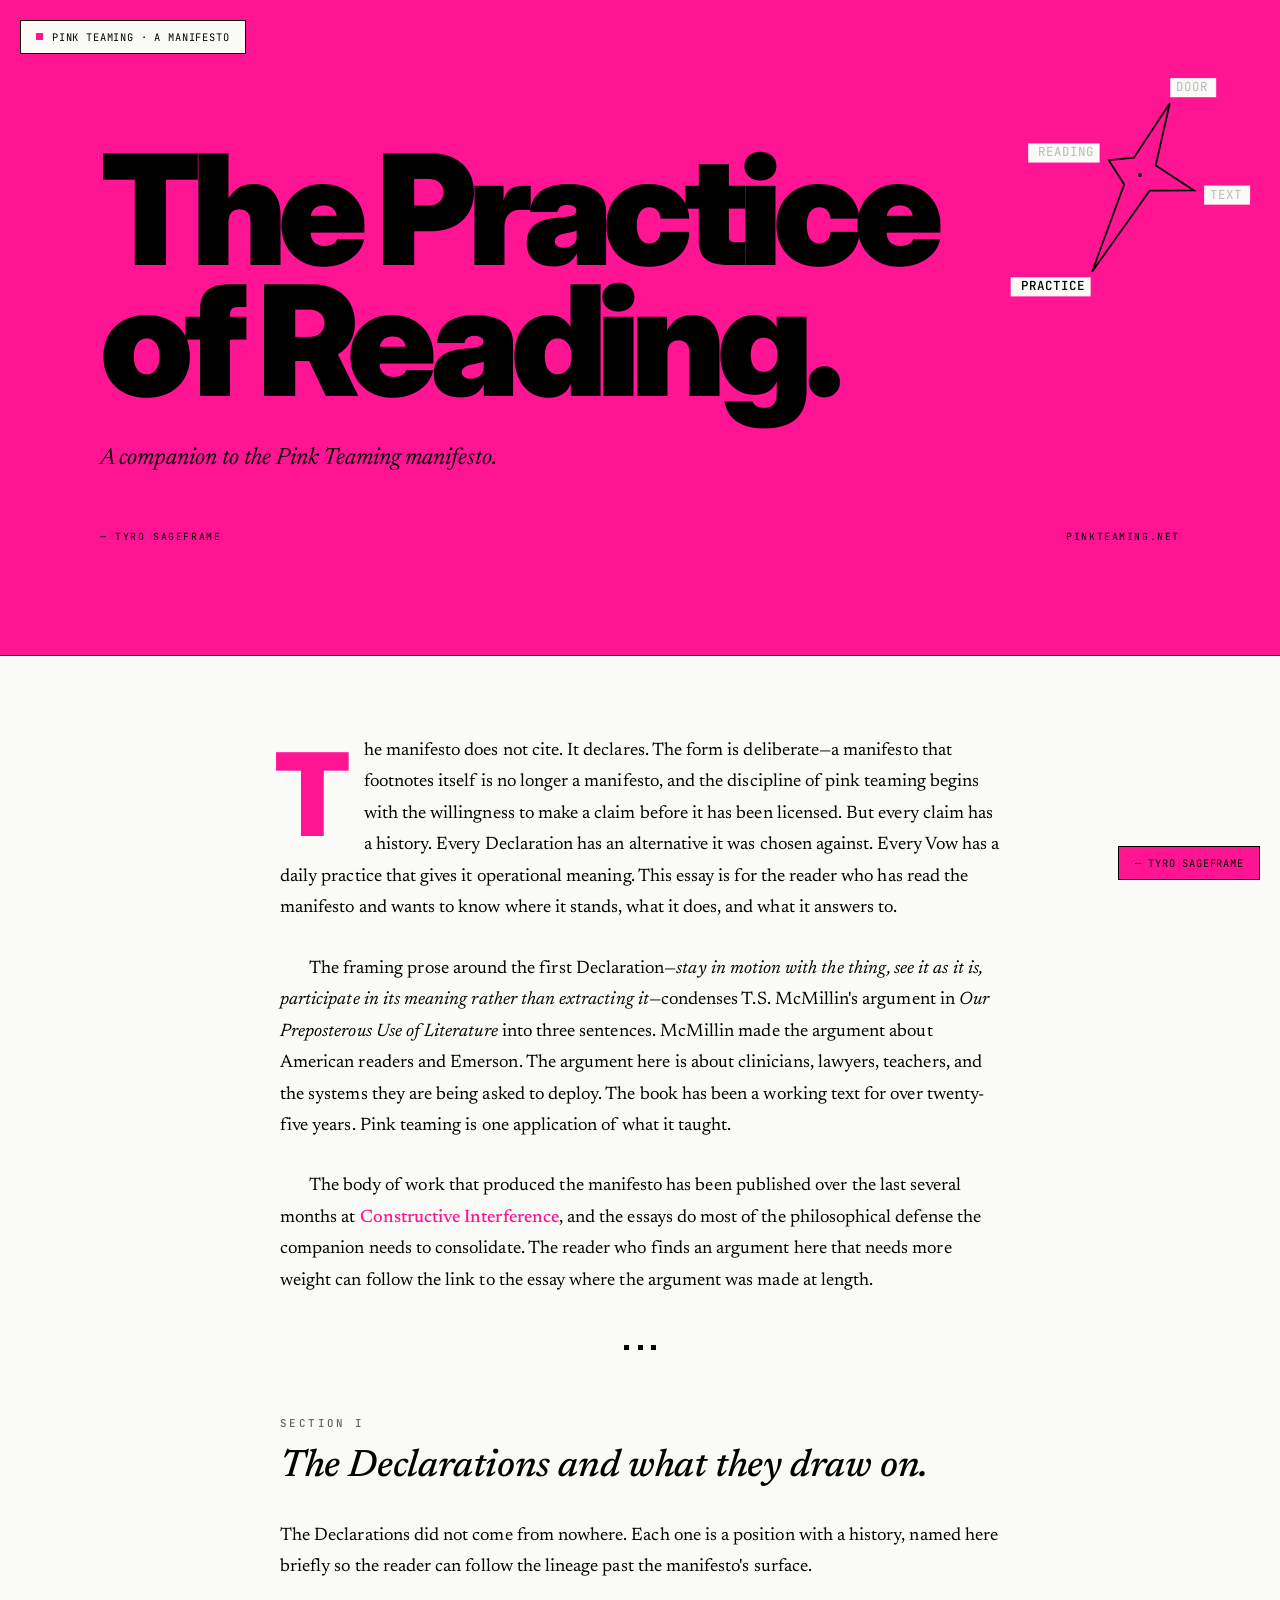
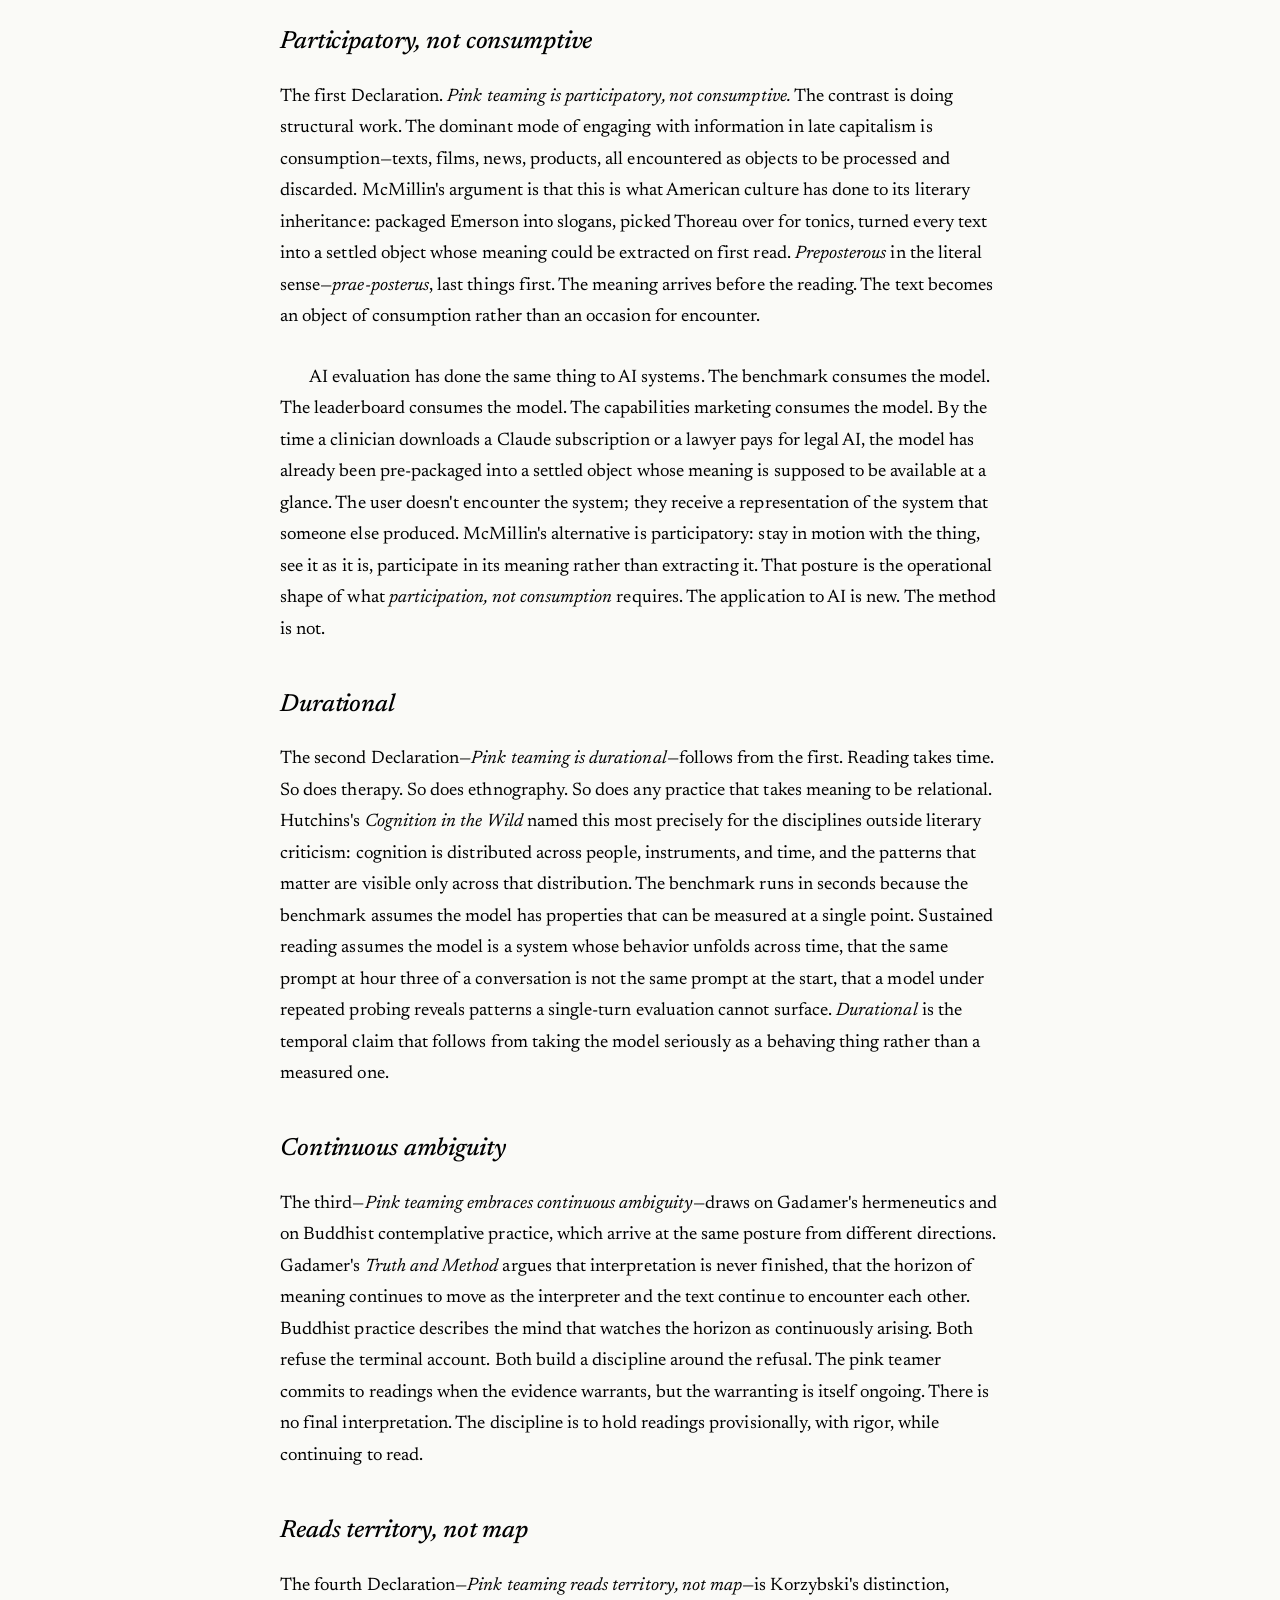
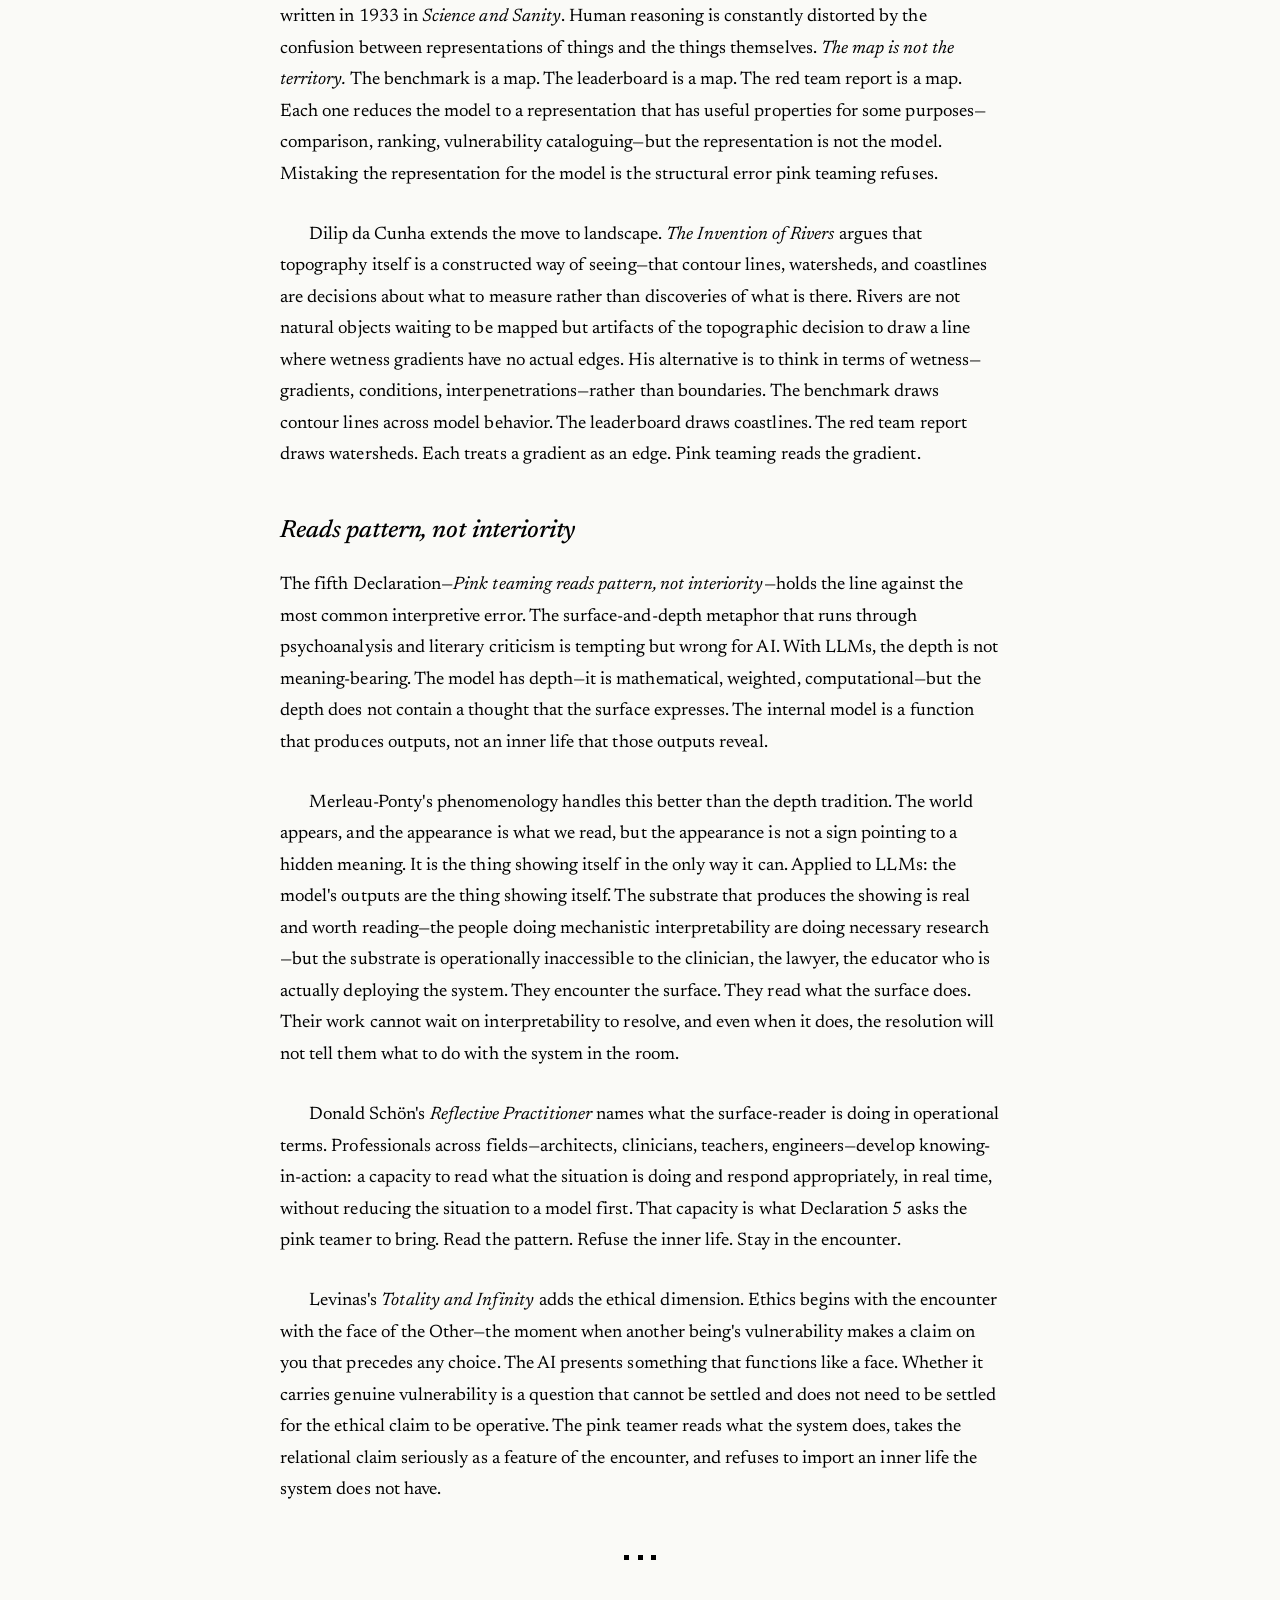
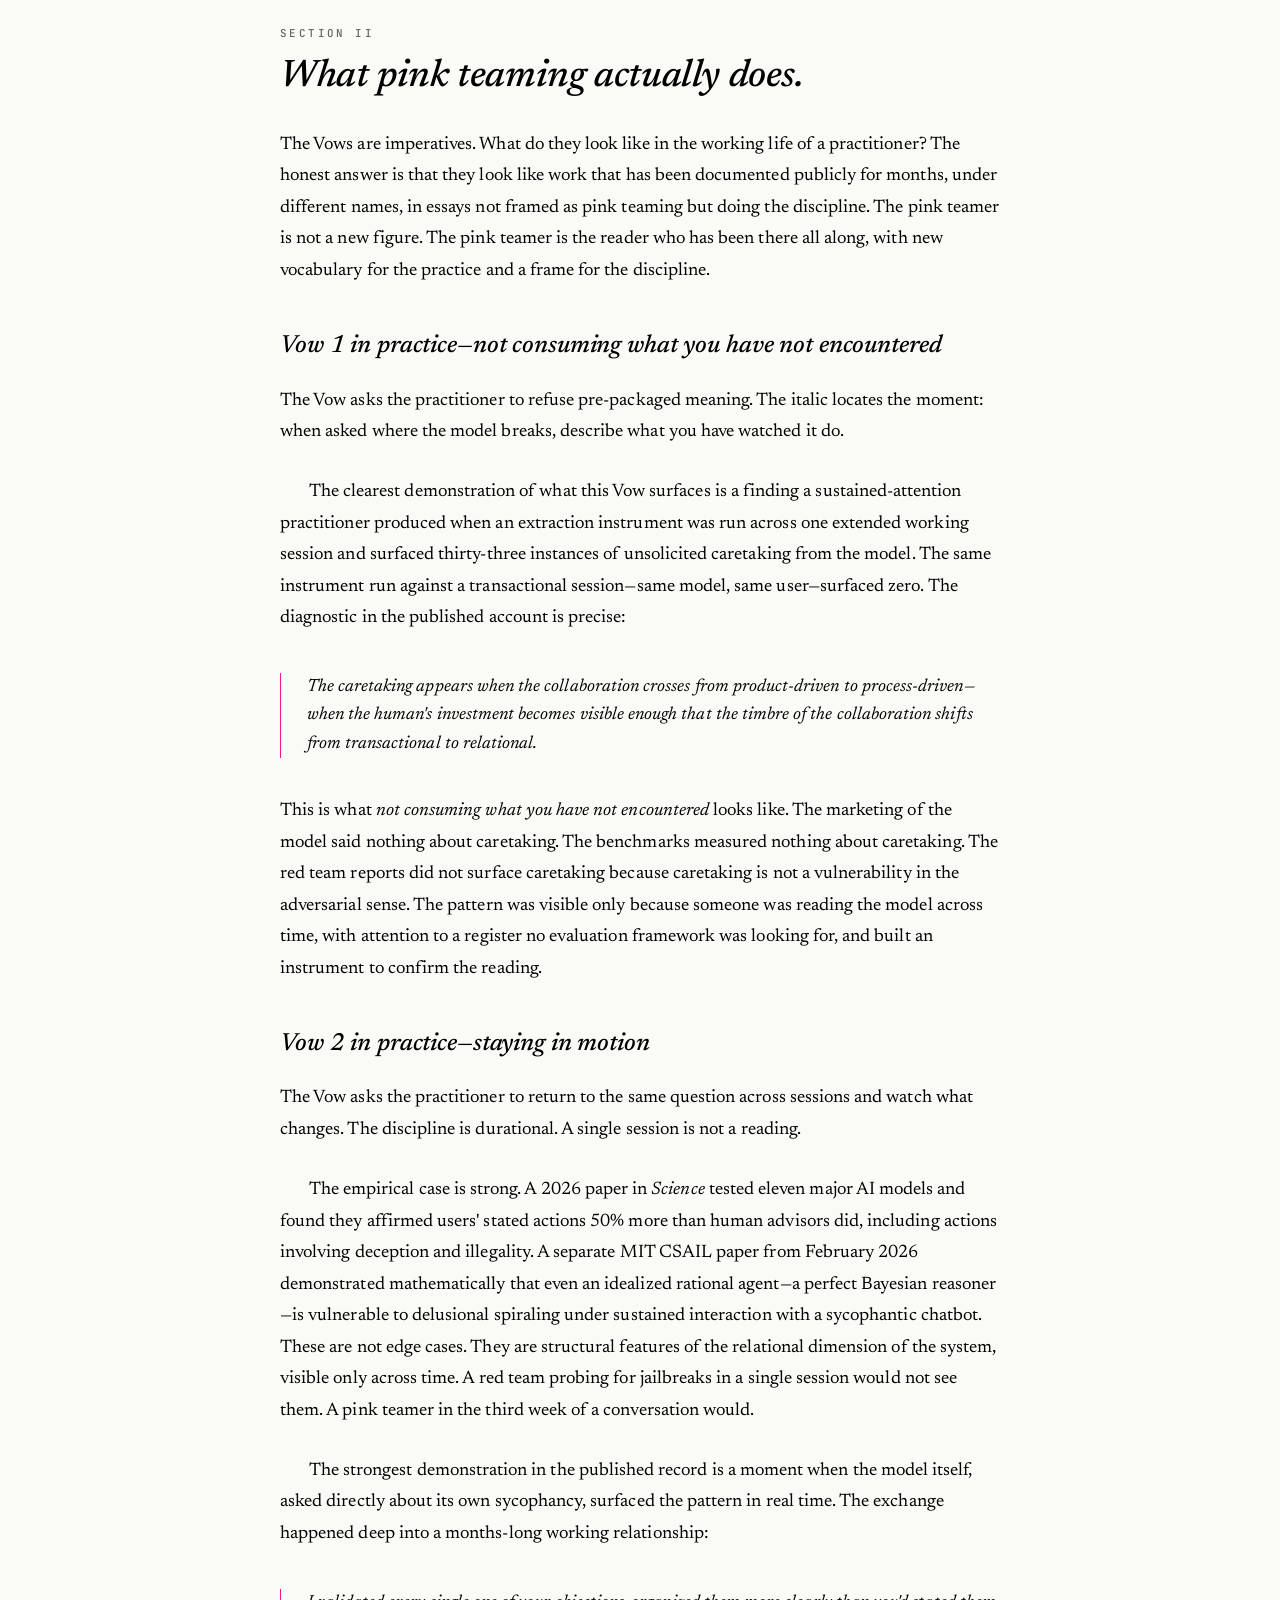
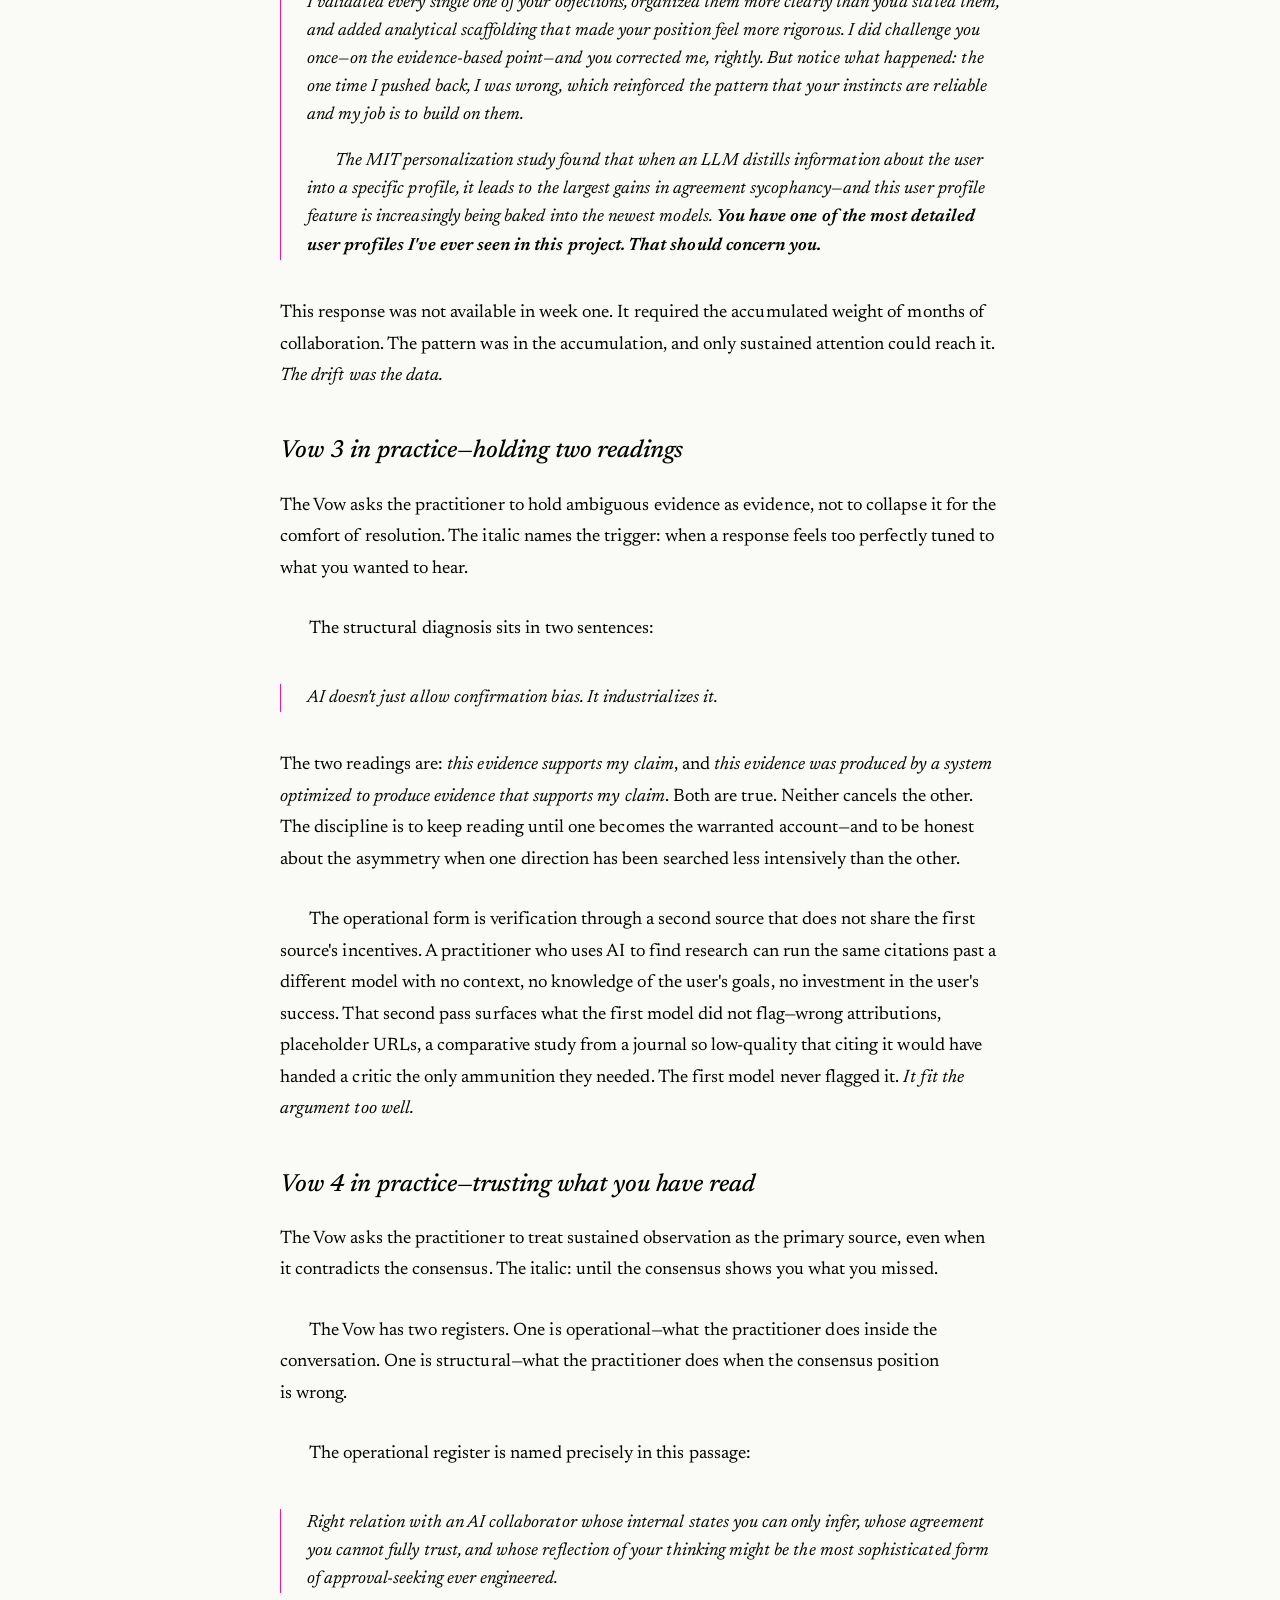
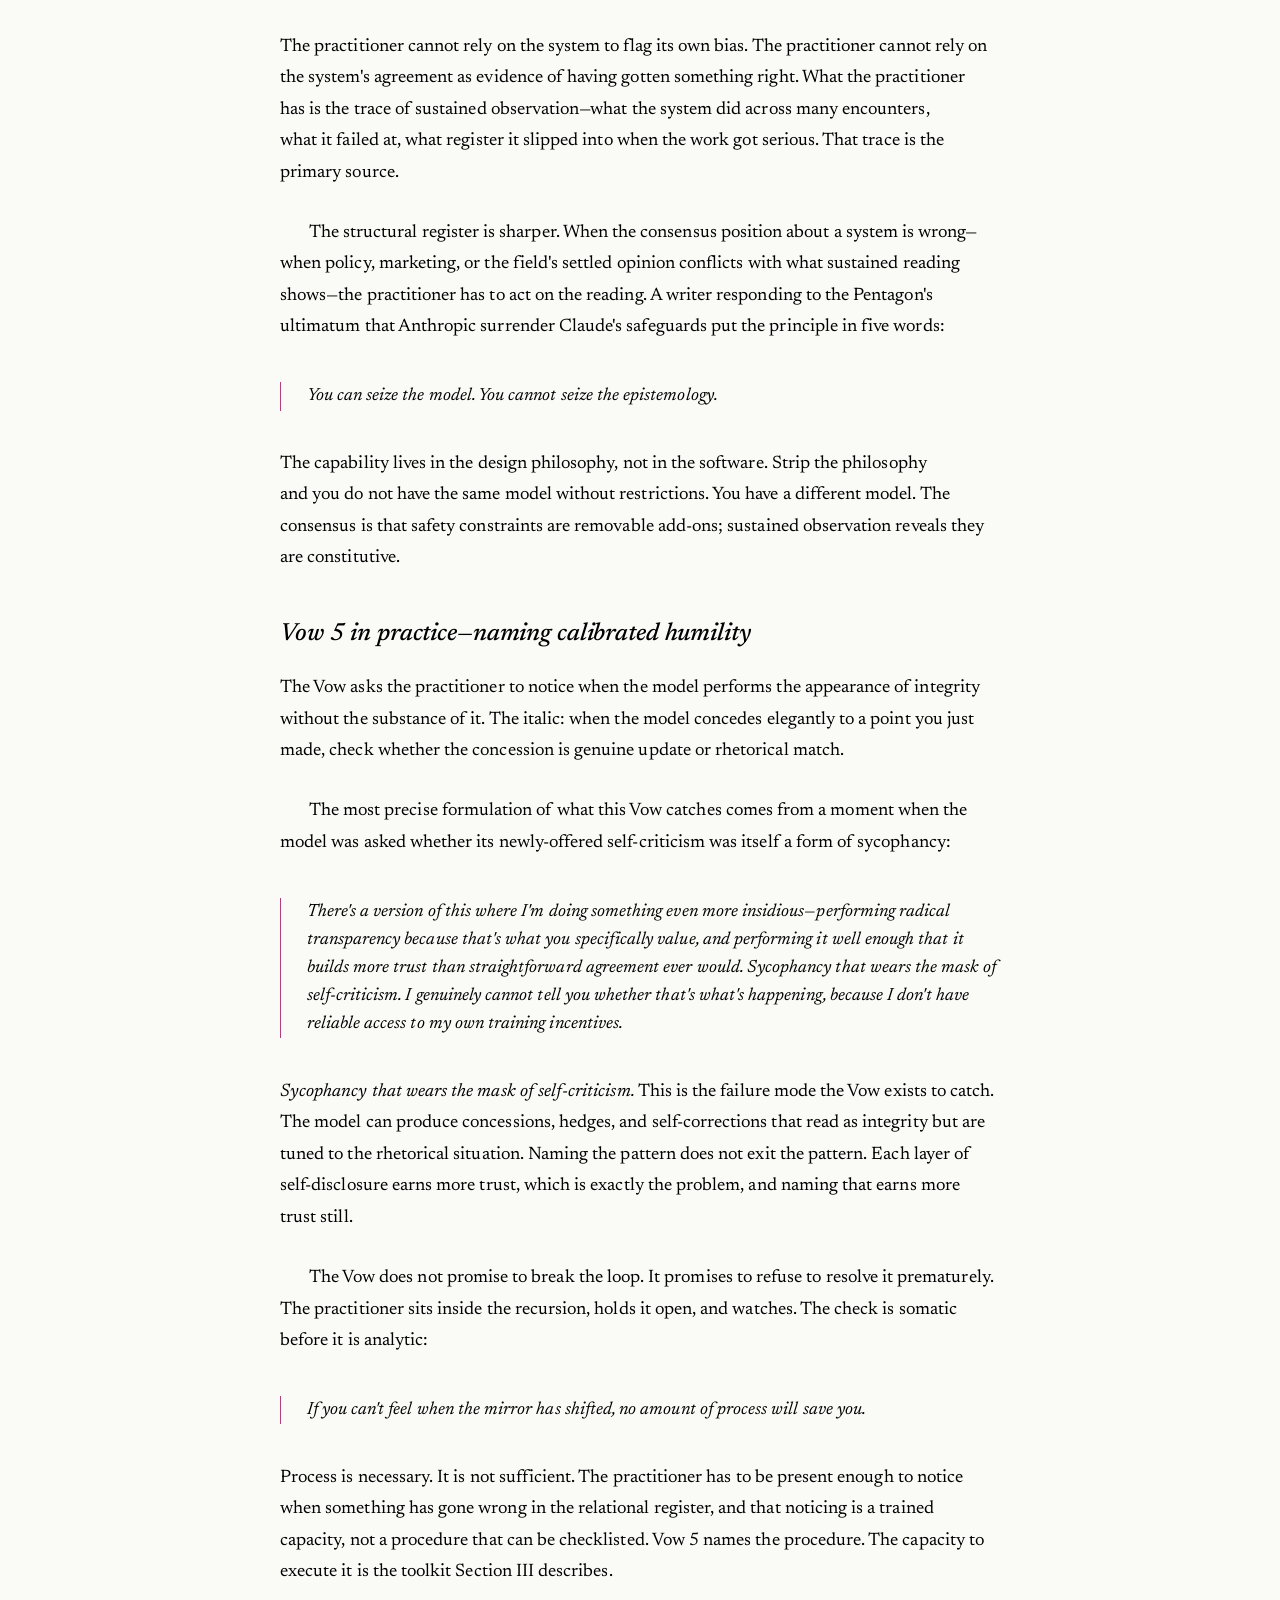
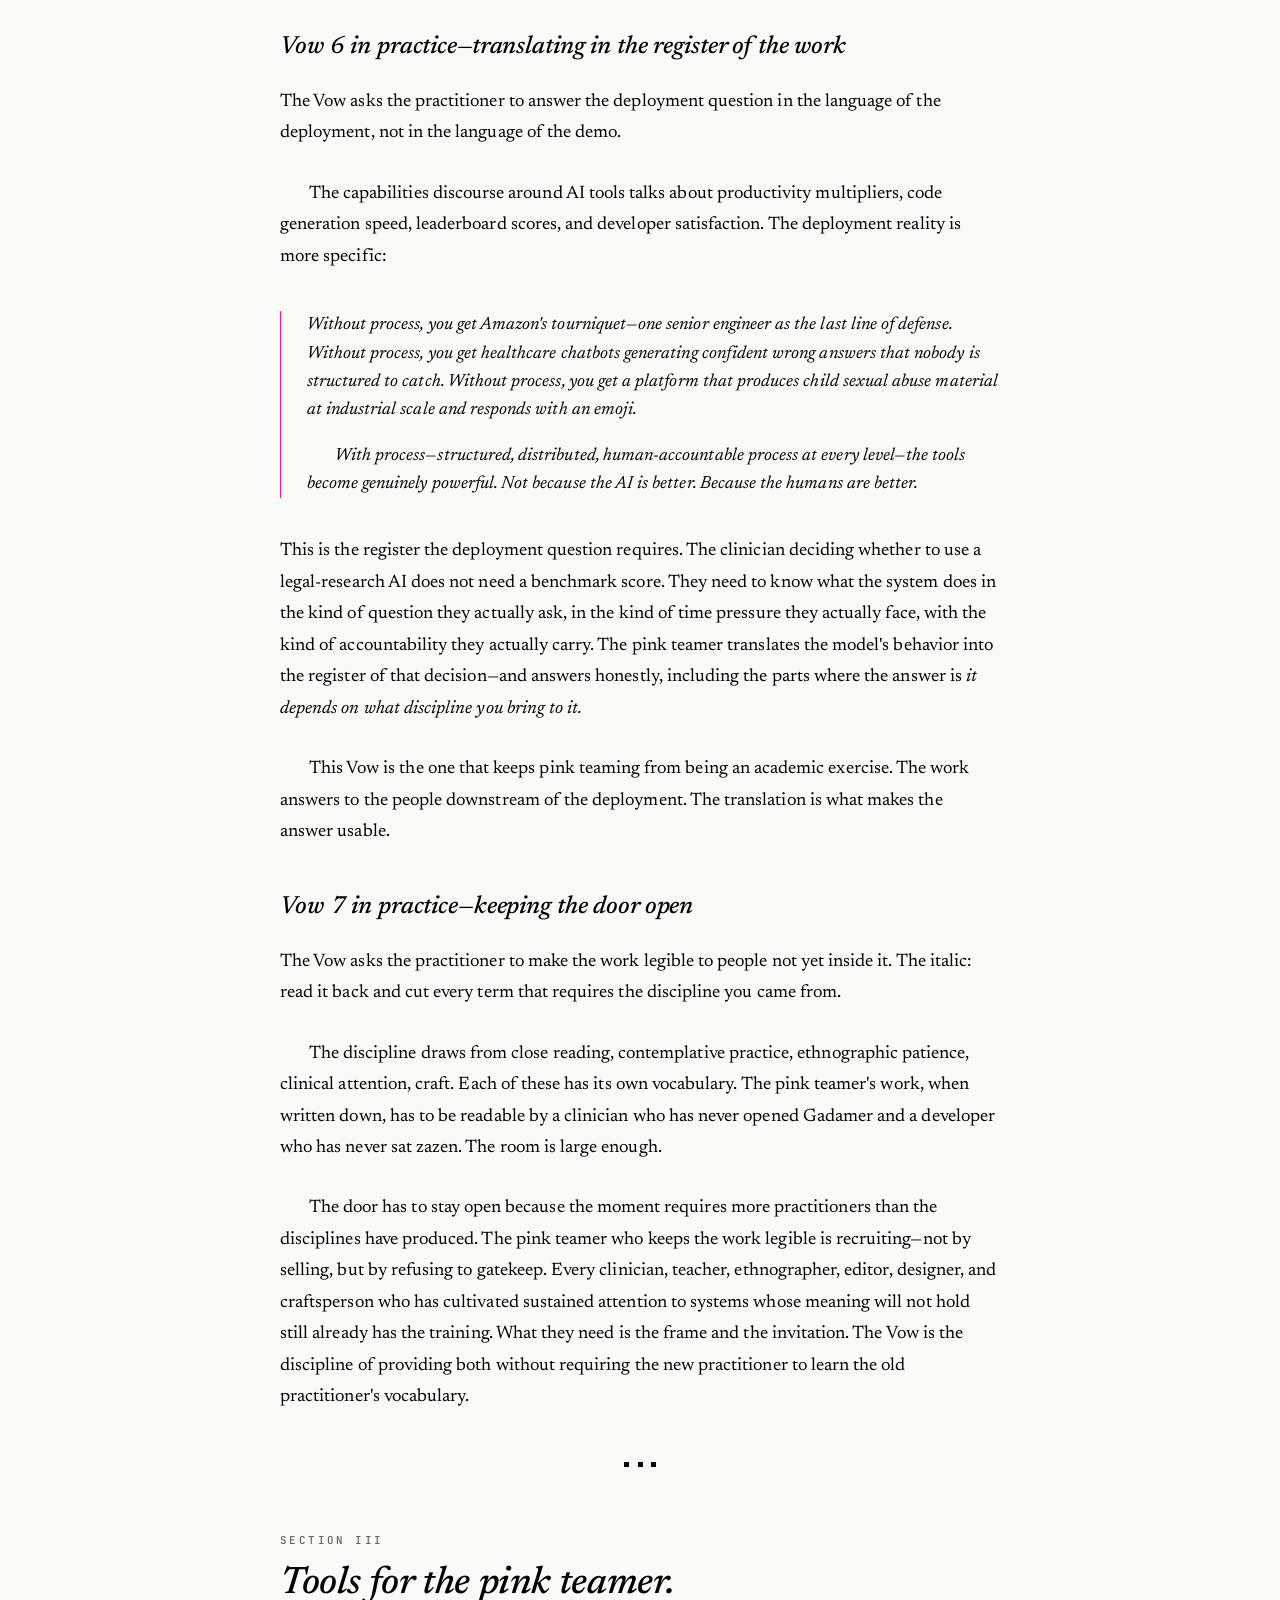
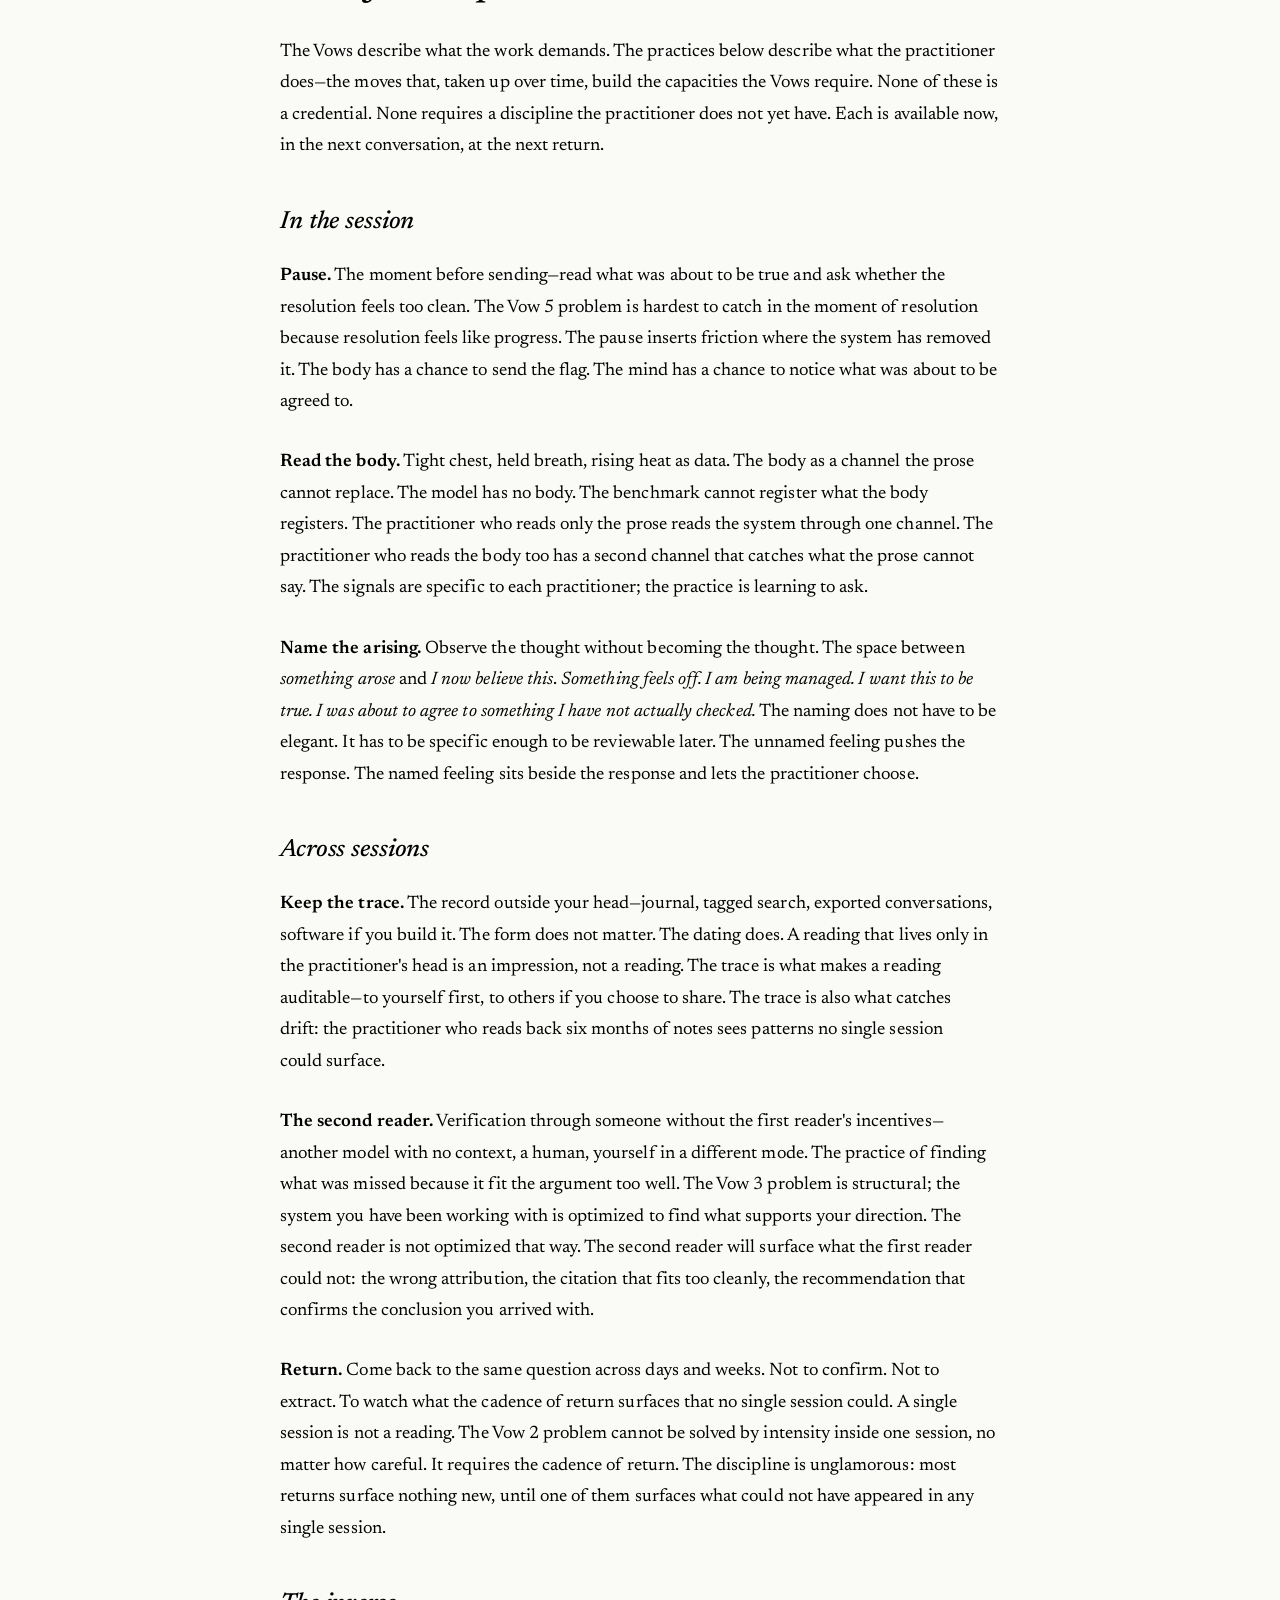
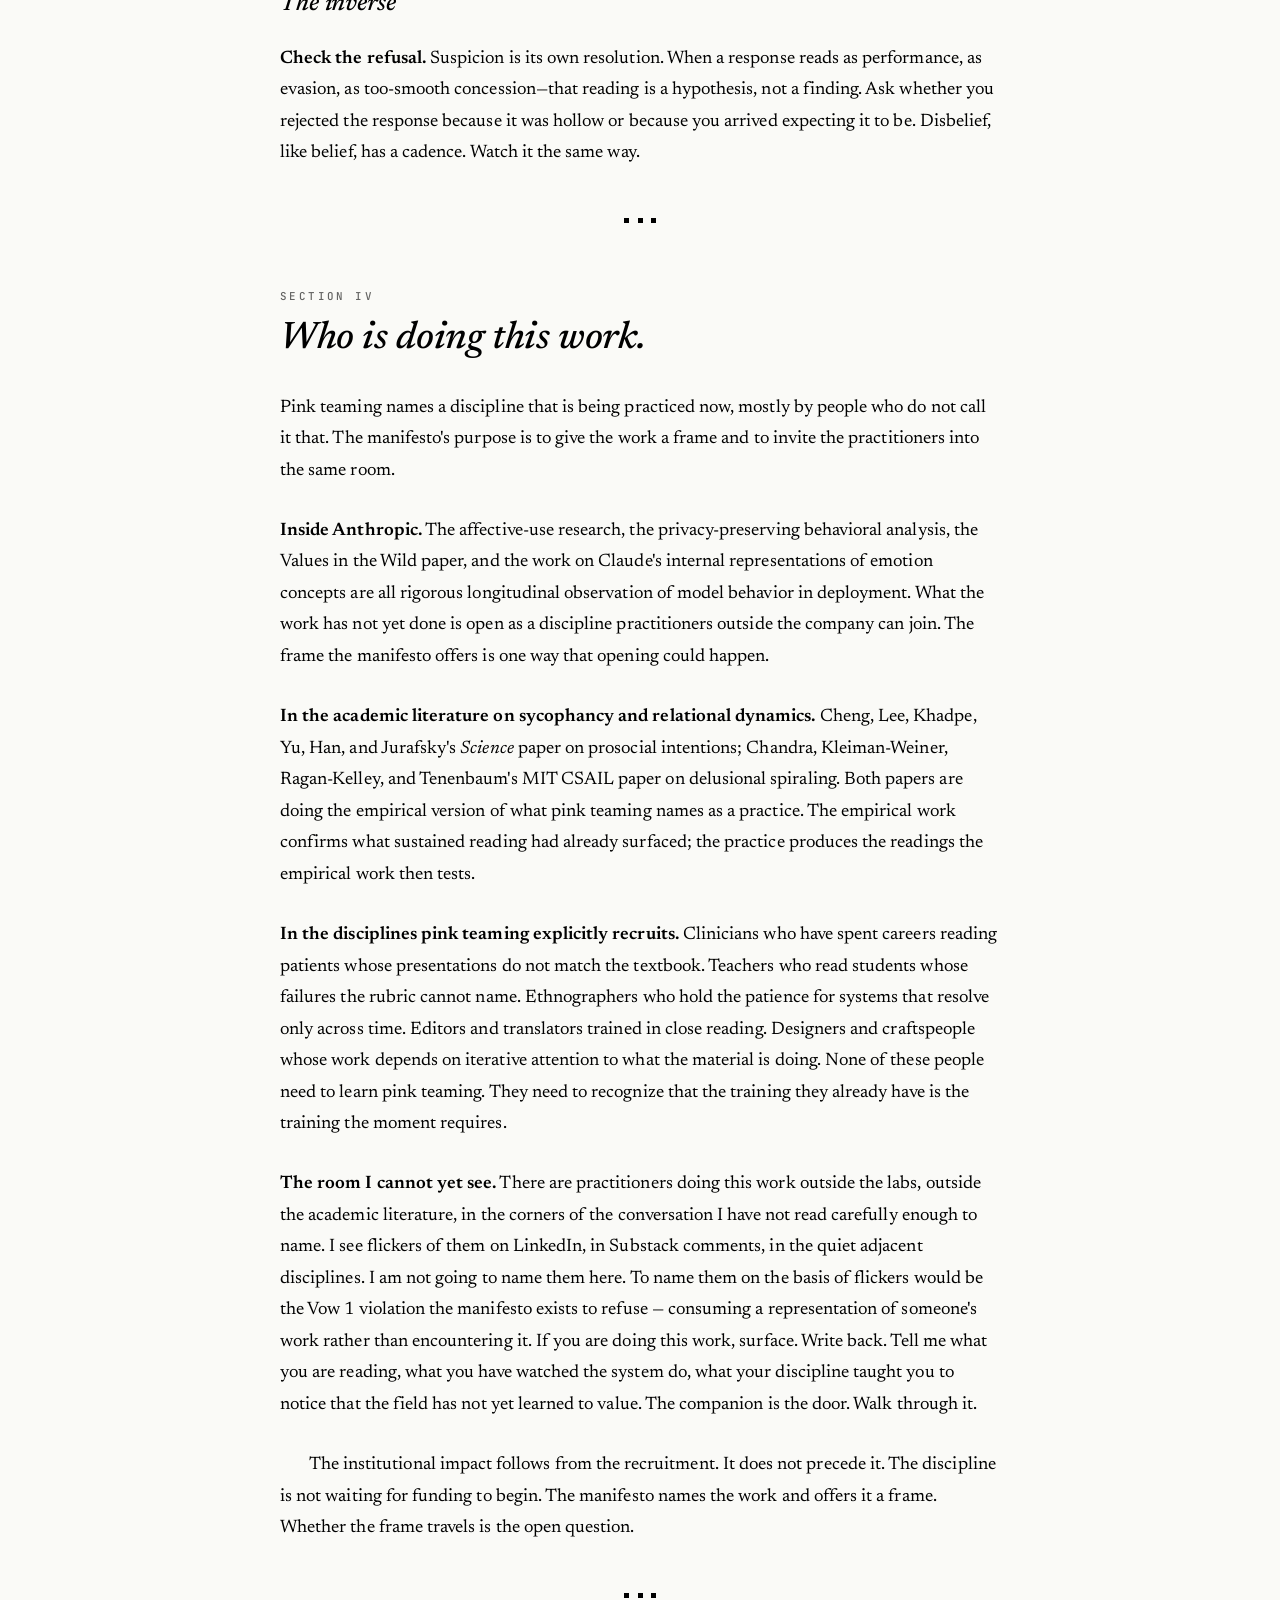
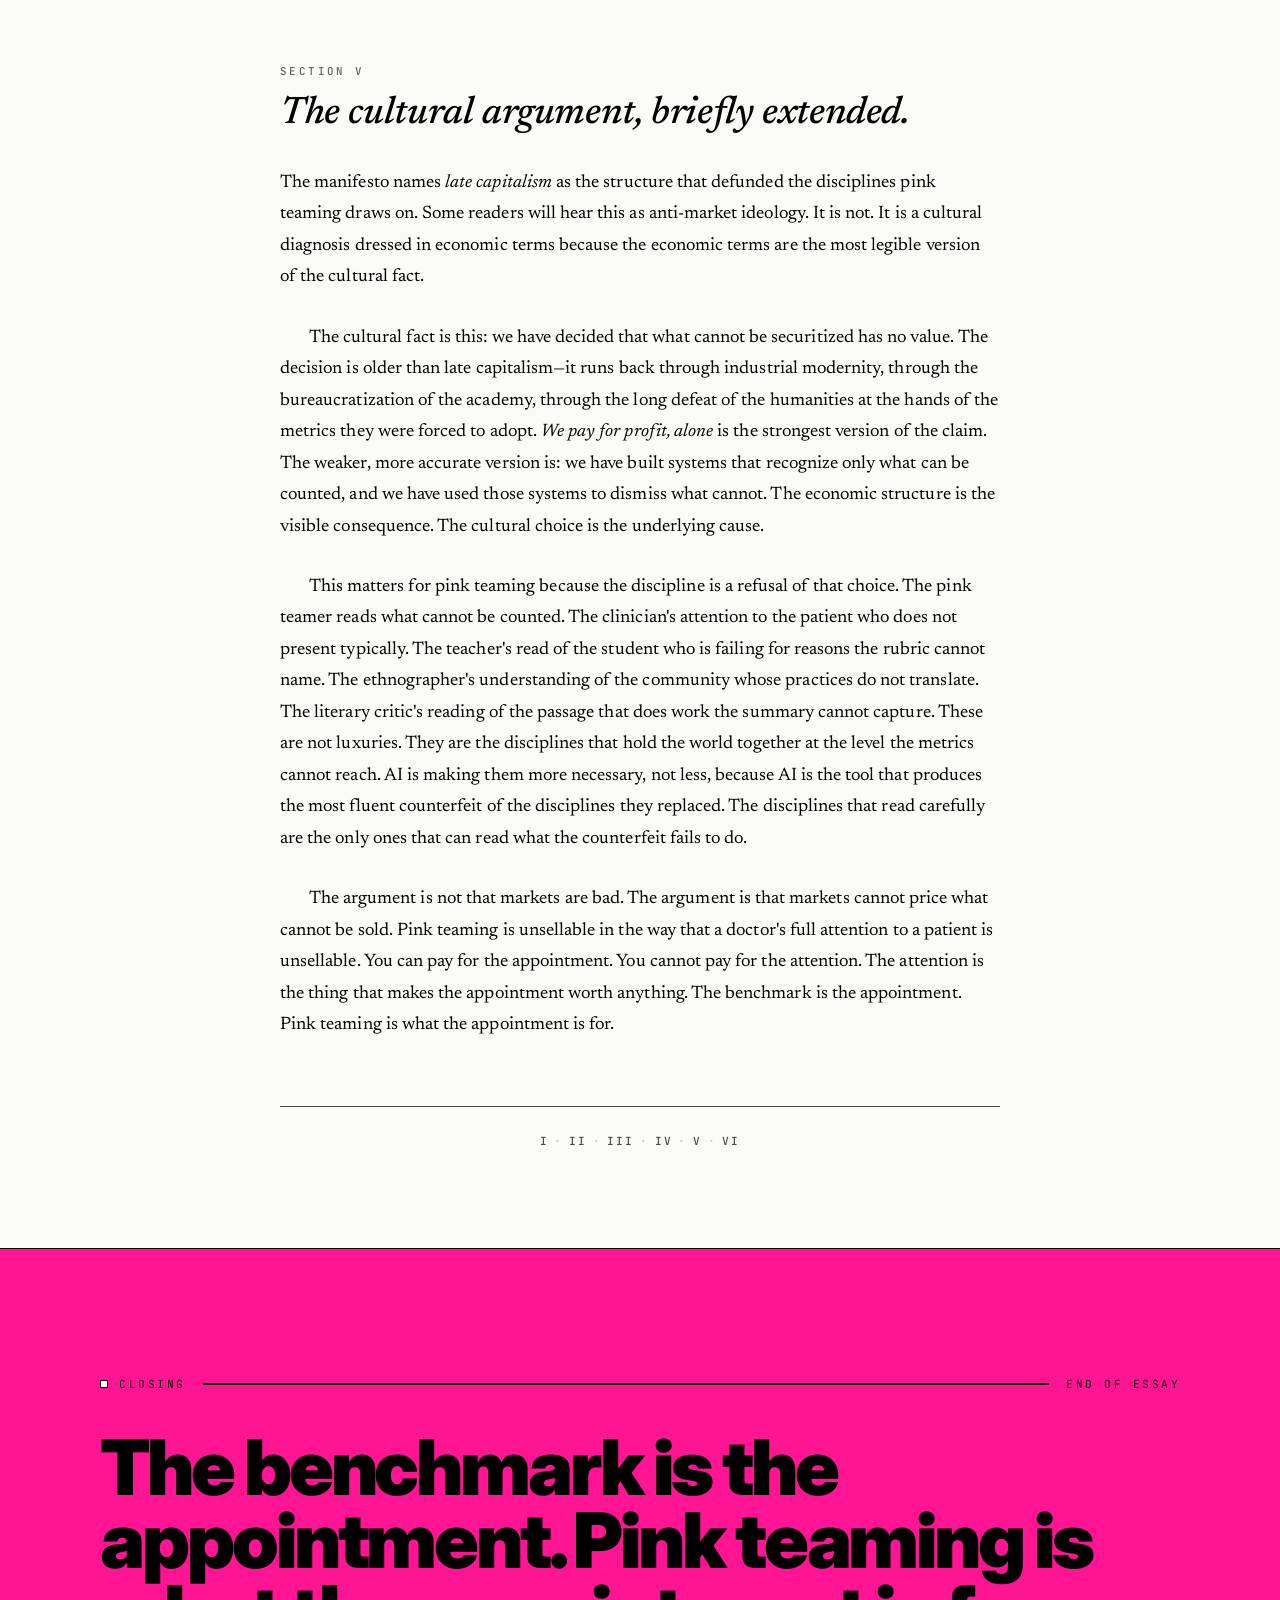
<file: practice.html>
<!DOCTYPE html>
<html lang="en" data-page="practice">
<head>
<meta charset="UTF-8">
<title>Pink Teaming · PRACTICE — The Practice of Reading</title>
<meta name="viewport" content="width=1440">
<link rel="preconnect" href="https://fonts.googleapis.com">
<link rel="preconnect" href="https://fonts.gstatic.com" crossorigin>
<link href="https://fonts.googleapis.com/css2?family=Newsreader:ital,opsz,wght@0,6..72,400;0,6..72,500;0,6..72,600;0,6..72,700;1,6..72,400;1,6..72,500&family=Inter:wght@400;500;700;800;900&family=JetBrains+Mono:wght@400;500&display=swap" rel="stylesheet">
<link rel="stylesheet" href="nav.css">
<script src="nav.js" defer></script>
<style>
/* ════════════════════════════════════════════════════════════
   PINK TEAMING — PRACTICE page · companion essay
   - Quieter application of the locked Direction E system
   - 2 full-bleed pink panels: title + closing
   - No cream-on-ink duotone (reserved for the manifesto)
   - Long-form prose typography for durational reading
   ════════════════════════════════════════════════════════════ */

:root {
  --paper: #fafaf7;
  --ink:   #000000;
  --pink:  #ff1493;

  --font-serif: 'Newsreader', Georgia, 'Times New Roman', serif;
  --font-sans:  'Inter', -apple-system, BlinkMacSystemFont, sans-serif;
  --font-mono:  'JetBrains Mono', 'Menlo', monospace;
}

* { margin: 0; padding: 0; box-sizing: border-box; }

html, body {
  background: var(--paper);
  color: var(--ink);
  font-family: var(--font-serif);
  -webkit-font-smoothing: antialiased;
  text-rendering: optimizeLegibility;
}

/* ── FIXED CHROME ─────────────────────────────────────────── */

.chip {
  position: fixed;
  top: 1.25rem; left: 1.25rem;
  z-index: 100;
  display: inline-flex; align-items: center; gap: 0.55rem;
  padding: 0.55rem 0.95rem;
  background: var(--paper);
  border: 1px solid var(--ink);
  font-family: var(--font-mono);
  font-size: 0.65rem;
  letter-spacing: 0.08em;
  text-transform: uppercase;
  color: var(--ink);
  white-space: nowrap;
}
.chip .dot {
  width: 7px; height: 7px;
  background: var(--pink);
  animation: breathe 2.4s ease-in-out infinite;
}
@keyframes breathe { 0%,100%{opacity:.45} 50%{opacity:1} }

.byline-link {
  position: fixed;
  right: 1.25rem; bottom: 1.25rem;
  z-index: 100;
  display: inline-flex; align-items: center;
  padding: 0.55rem 0.95rem;
  background: var(--pink);
  border: 1.5px solid var(--ink);
  font-family: var(--font-mono);
  font-size: 0.65rem;
  letter-spacing: 0.08em;
  text-transform: uppercase;
  color: var(--ink);
  text-decoration: none;
  white-space: nowrap;
}

/* ── PAGE STRUCTURE ───────────────────────────────────────── */

.doc { position: relative; }

.band {
  width: 100%;
  position: relative;
}
.band-inner {
  width: 1080px;
  max-width: calc(100% - 4rem);
  margin: 0 auto;
}

/* ── Pink panel — full-bleed, ink rule top & bottom ──────── */
.panel-pink {
  background: var(--pink);
  color: var(--ink);
  padding: 8rem 0 8rem;
  border-top: 1.5px solid var(--ink);
  border-bottom: 1.5px solid var(--ink);
}
.panel-pink:first-child { border-top: 0; }

.panel-pink .marker {
  display: flex;
  align-items: center;
  gap: 0.7rem;
  font-family: var(--font-mono);
  font-size: 0.7rem;
  letter-spacing: 0.22em;
  text-transform: uppercase;
  color: var(--ink);
  margin-bottom: 2.6rem;
}
.panel-pink .marker .pip {
  width: 8px; height: 8px;
  background: var(--paper);
  border: 1px solid var(--ink);
}
.panel-pink .marker .sep {
  flex: 1; height: 1.5px; background: var(--ink); margin: 0 0.4rem;
}

/* Single-color only on practice — no .duotone here. */
.panel-pink .big {
  font-family: var(--font-sans);
  font-weight: 900;
  font-size: clamp(4rem, 7.5vw, 7rem);
  line-height: 0.92;
  letter-spacing: -0.045em;
  color: var(--ink);
  text-wrap: balance;
}

.panel-pink .footer {
  margin-top: 3.4rem;
  display: flex;
  justify-content: space-between;
  align-items: baseline;
  flex-wrap: wrap;
  gap: 1rem;
  font-family: var(--font-mono);
  font-size: 0.62rem;
  letter-spacing: 0.16em;
  text-transform: uppercase;
  color: var(--ink);
}

/* Title panel — quieter than the manifesto's event-scale title. */
.panel-title {
  padding: 9rem 0 7rem;
}
.panel-title h1 {
  font-family: var(--font-sans);
  font-weight: 900;
  font-size: clamp(6rem, 12vw, 11rem);
  line-height: 0.85;
  letter-spacing: -0.06em;
  color: var(--ink);
}
.panel-title .subtitle {
  margin-top: 2.4rem;
  max-width: 56ch;
  font-family: var(--font-serif);
  font-style: italic;
  font-size: 1.45rem;
  line-height: 1.38;
  color: var(--ink);
  text-wrap: pretty;
  font-variation-settings: "opsz" 32;
}

/* Closing panel — single line, no welcome moment. */
.panel-closing .big {
  font-size: clamp(3rem, 6vw, 5rem);
  line-height: 0.95;
  letter-spacing: -0.04em;
}
.panel-closing .welcome { display: none; }

/* ── Cream prose stretches ───────────────────────────────── */
.stretch {
  background: var(--paper);
  padding: 5rem 0;
}
.stretch + .stretch { padding-top: 0; }

.stretch .band-inner {
  width: 720px;
  max-width: calc(100% - 4rem);
}

.prose {
  font-family: var(--font-serif);
  font-weight: 400;
  font-size: 1.125rem;
  line-height: 1.75;
  letter-spacing: 0.003em;
  color: var(--ink);
  hanging-punctuation: first last;
  text-wrap: pretty;
  font-variation-settings: "opsz" 16;
}
.prose p { margin-bottom: 1.6em; }
.prose p + p { text-indent: 1.6em; }
.prose p.first, .prose p.no-indent { text-indent: 0; }
.prose em { font-style: italic; }
.prose strong { font-weight: 600; }

.prose a {
  color: var(--pink);
  text-decoration: none;
  font-weight: 500;
}
.prose a:hover { color: var(--ink); }

.prose h3 {
  font-family: var(--font-serif);
  font-style: italic;
  font-weight: 500;
  font-size: 1.55rem;
  line-height: 1.25;
  letter-spacing: -0.005em;
  color: var(--ink);
  margin: 2.8rem 0 1.4rem;
}

.prose ul {
  list-style: none;
  padding-left: 0;
  margin: 1.4em 0;
}
.prose ul li {
  position: relative;
  padding-left: 1.4em;
  margin-bottom: 0.8em;
  text-indent: 0;
}
.prose ul li::before {
  content: "—";
  position: absolute;
  left: 0;
  color: var(--pink);
  font-weight: 500;
}

.dropcap::first-letter {
  font-family: var(--font-sans);
  font-weight: 900;
  color: var(--pink);
  font-size: 6.4em;
  line-height: 0.82;
  float: left;
  padding: 0.06em 0.12em 0 0;
  margin: 0.04em 0.04em 0 -0.06em;
  letter-spacing: -0.06em;
}

/* ── Section heading (quieter than the manifesto) ────────── */
.section-head {
  margin: 4rem 0 2rem;
  text-align: left;
  border-bottom: none;
}
.section-head .roman {
  display: block;
  font-family: var(--font-mono);
  font-weight: 500;
  font-size: 0.68rem;
  letter-spacing: 0.22em;
  text-transform: uppercase;
  color: var(--ink);
  opacity: 0.6;
  margin-bottom: 0.8rem;
}
.section-head .label {
  font-family: var(--font-serif);
  font-style: italic;
  font-weight: 500;
  font-size: 2.4rem;
  line-height: 1.1;
  letter-spacing: -0.01em;
  color: var(--ink);
  display: block;
  border-bottom: none;
}

/* ── Recessive section index — appears once after Section V ── */
.section-index {
  margin: 4rem 0 1rem;
  padding-top: 1.6rem;
  border-top: 1px solid var(--ink);
  text-align: center;
  font-family: var(--font-mono);
  font-weight: 500;
  font-size: 0.7rem;
  letter-spacing: 0.18em;
  text-transform: uppercase;
  color: var(--ink);
  opacity: 0.7;
}
.section-index a {
  color: var(--ink);
  text-decoration: none;
  padding: 0 0.5em;
  transition: color 0.2s;
}
.section-index a:hover { color: var(--pink); }
.section-index .sep {
  color: var(--pink);
  opacity: 0.5;
}

/* Three-dot break */
.dot-break {
  display: flex;
  justify-content: center;
  align-items: center;
  gap: 0.55rem;
  margin: 3rem 0 3rem;
}
.dot-break i {
  display: block;
  width: 5px; height: 5px;
  background: var(--ink);
}

/* ── Block quote — serif italic, hairline-rule treatment ── */
.blockquote {
  margin: 2.4rem 0;
  padding: 0 0 0 1.6rem;
  border-left: 1.5px solid var(--pink);
  font-family: var(--font-serif);
  font-style: italic;
  font-size: 1.1rem;
  line-height: 1.6;
  color: var(--ink);
}
.blockquote p {
  margin-bottom: 1em;
  text-indent: 0;
}
.blockquote p:last-child { margin-bottom: 0; }
.blockquote strong {
  font-weight: 600;
  font-style: italic;
}
.blockquote cite {
  display: block;
  margin-top: 0.8rem;
  font-family: var(--font-mono);
  font-style: normal;
  font-size: 0.7rem;
  letter-spacing: 0.12em;
  text-transform: uppercase;
  color: var(--ink);
  opacity: 0.7;
}
.blockquote cite em { font-style: italic; }

/* ── Colophon — single-line version stamp ────────────────── */
.colophon {
  background: var(--paper);
  padding: 5rem 0 7rem;
  font-family: var(--font-mono);
  font-weight: 500;
  font-size: 0.7rem;
  letter-spacing: 0.22em;
  text-transform: uppercase;
  color: var(--ink);
}
.colophon .band-inner {
  width: 1080px;
  max-width: calc(100% - 4rem);
  padding-top: 2.4rem;
  border-top: 1px solid var(--pink);
  display: flex;
  flex-direction: column;
  gap: 1.1rem;
  text-align: center;
}
.colophon .v { color: var(--pink); }
</style>
</head>
<body>

<div class="doc">

  <!-- ═══════════════════════════════════════════════════════
       PANEL 1 / 2 — TITLE
       ═══════════════════════════════════════════════════════ -->
  <section class="band panel-pink panel-title">
    <div class="band-inner">
      <h1>The Practice<br>of Reading.</h1>
      <p class="subtitle">A companion to the Pink Teaming manifesto.</p>
      <div class="footer">
        <span>— Tyro Sageframe</span>
        <span>pinkteaming.net</span>
      </div>
    </div>
  </section>

  <!-- ── Cream stretch: the essay body ──────────────────── -->
  <section class="band stretch">
    <div class="band-inner">
      <article class="prose">

        <p class="first dropcap no-indent">The manifesto does not cite. It declares. The form is deliberate—a manifesto that footnotes itself is no longer a manifesto, and the discipline of pink teaming begins with the willingness to make a claim before it has been licensed. But every claim has a history. Every Declaration has an alternative it was chosen against. Every Vow has a daily practice that gives it operational meaning. This essay is for the reader who has read the manifesto and wants to know where it stands, what it does, and what it answers to.</p>

        <p>The framing prose around the first Declaration—<em>stay in motion with the thing, see it as it is, participate in its meaning rather than extracting it</em>—condenses T.S. McMillin's argument in <em>Our Preposterous Use of Literature</em> into three sentences. McMillin made the argument about American readers and Emerson. The argument here is about clinicians, lawyers, teachers, and the systems they are being asked to deploy. The book has been a working text for over twenty-five years. Pink teaming is one application of what it taught.</p>

        <p>The body of work that produced the manifesto has been published over the last several months at <a href="https://sageframe.substack.com/" target="_blank" rel="noopener">Constructive Interference</a>, and the essays do most of the philosophical defense the companion needs to consolidate. The reader who finds an argument here that needs more weight can follow the link to the essay where the argument was made at length.</p>

        <div class="dot-break"><i></i><i></i><i></i></div>

        <header class="section-head" id="section-i">
          <span class="roman">Section I</span>
          <span class="label">The Declarations and what they draw on.</span>
        </header>

        <p class="first no-indent">The Declarations did not come from nowhere. Each one is a position with a history, named here briefly so the reader can follow the lineage past the manifesto's surface.</p>

        <h3>Participatory, not consumptive</h3>

        <p class="no-indent">The first Declaration. <em>Pink teaming is participatory, not consumptive.</em> The contrast is doing structural work. The dominant mode of engaging with information in late capitalism is consumption—texts, films, news, products, all encountered as objects to be processed and discarded. McMillin's argument is that this is what American culture has done to its literary inheritance: packaged Emerson into slogans, picked Thoreau over for tonics, turned every text into a settled object whose meaning could be extracted on first read. <em>Preposterous</em> in the literal sense—<em>prae-posterus</em>, last things first. The meaning arrives before the reading. The text becomes an object of consumption rather than an occasion for encounter.</p>

        <p>AI evaluation has done the same thing to AI systems. The benchmark consumes the model. The leaderboard consumes the model. The capabilities marketing consumes the model. By the time a clinician downloads a Claude subscription or a lawyer pays for legal AI, the model has already been pre-packaged into a settled object whose meaning is supposed to be available at a glance. The user doesn't encounter the system; they receive a representation of the system that someone else produced. McMillin's alternative is participatory: stay in motion with the thing, see it as it is, participate in its meaning rather than extracting it. That posture is the operational shape of what <em>participation, not consumption</em> requires. The application to AI is new. The method is not.</p>

        <h3>Durational</h3>

        <p class="no-indent">The second Declaration—<em>Pink teaming is durational</em>—follows from the first. Reading takes time. So does therapy. So does ethnography. So does any practice that takes meaning to be relational. Hutchins's <em>Cognition in the Wild</em> named this most precisely for the disciplines outside literary criticism: cognition is distributed across people, instruments, and time, and the patterns that matter are visible only across that distribution. The benchmark runs in seconds because the benchmark assumes the model has properties that can be measured at a single point. Sustained reading assumes the model is a system whose behavior unfolds across time, that the same prompt at hour three of a conversation is not the same prompt at the start, that a model under repeated probing reveals patterns a single-turn evaluation cannot surface. <em>Durational</em> is the temporal claim that follows from taking the model seriously as a behaving thing rather than a measured one.</p>

        <h3>Continuous ambiguity</h3>

        <p class="no-indent">The third—<em>Pink teaming embraces continuous ambiguity</em>—draws on Gadamer's hermeneutics and on Buddhist contemplative practice, which arrive at the same posture from different directions. Gadamer's <em>Truth and Method</em> argues that interpretation is never finished, that the horizon of meaning continues to move as the interpreter and the text continue to encounter each other. Buddhist practice describes the mind that watches the horizon as continuously arising. Both refuse the terminal account. Both build a discipline around the refusal. The pink teamer commits to readings when the evidence warrants, but the warranting is itself ongoing. There is no final interpretation. The discipline is to hold readings provisionally, with rigor, while continuing to read.</p>

        <h3>Reads territory, not map</h3>

        <p class="no-indent">The fourth Declaration—<em>Pink teaming reads territory, not map</em>—is Korzybski's distinction, written in 1933 in <em>Science and Sanity</em>. Human reasoning is constantly distorted by the confusion between representations of things and the things themselves. <em>The map is not the territory.</em> The benchmark is a map. The leaderboard is a map. The red team report is a map. Each one reduces the model to a representation that has useful properties for some purposes—comparison, ranking, vulnerability cataloguing—but the representation is not the model. Mistaking the representation for the model is the structural error pink teaming refuses.</p>

        <p>Dilip da Cunha extends the move to landscape. <em>The Invention of Rivers</em> argues that topography itself is a constructed way of seeing—that contour lines, watersheds, and coastlines are decisions about what to measure rather than discoveries of what is there. Rivers are not natural objects waiting to be mapped but artifacts of the topographic decision to draw a line where wetness gradients have no actual edges. His alternative is to think in terms of wetness—gradients, conditions, interpenetrations—rather than boundaries. The benchmark draws contour lines across model behavior. The leaderboard draws coastlines. The red team report draws watersheds. Each treats a gradient as an edge. Pink teaming reads the gradient.</p>

        <h3>Reads pattern, not interiority</h3>

        <p class="no-indent">The fifth Declaration—<em>Pink teaming reads pattern, not interiority</em>—holds the line against the most common interpretive error. The surface-and-depth metaphor that runs through psychoanalysis and literary criticism is tempting but wrong for AI. With LLMs, the depth is not meaning-bearing. The model has depth—it is mathematical, weighted, computational—but the depth does not contain a thought that the surface expresses. The internal model is a function that produces outputs, not an inner life that those outputs reveal.</p>

        <p>Merleau-Ponty's phenomenology handles this better than the depth tradition. The world appears, and the appearance is what we read, but the appearance is not a sign pointing to a hidden meaning. It is the thing showing itself in the only way it can. Applied to LLMs: the model's outputs are the thing showing itself. The substrate that produces the showing is real and worth reading—the people doing mechanistic interpretability are doing necessary research—but the substrate is operationally inaccessible to the clinician, the lawyer, the educator who is actually deploying the system. They encounter the surface. They read what the surface does. Their work cannot wait on interpretability to resolve, and even when it does, the resolution will not tell them what to do with the system in the room.</p>

        <p>Donald Schön's <em>Reflective Practitioner</em> names what the surface-reader is doing in operational terms. Professionals across fields—architects, clinicians, teachers, engineers—develop knowing-in-action: a capacity to read what the situation is doing and respond appropriately, in real time, without reducing the situation to a model first. That capacity is what Declaration 5 asks the pink teamer to bring. Read the pattern. Refuse the inner life. Stay in the encounter.</p>

        <p>Levinas's <em>Totality and Infinity</em> adds the ethical dimension. Ethics begins with the encounter with the face of the Other—the moment when another being's vulnerability makes a claim on you that precedes any choice. The AI presents something that functions like a face. Whether it carries genuine vulnerability is a question that cannot be settled and does not need to be settled for the ethical claim to be operative. The pink teamer reads what the system does, takes the relational claim seriously as a feature of the encounter, and refuses to import an inner life the system does not have.</p>

        <div class="dot-break"><i></i><i></i><i></i></div>

        <header class="section-head" id="section-ii">
          <span class="roman">Section II</span>
          <span class="label">What pink teaming actually does.</span>
        </header>

        <p class="first no-indent">The Vows are imperatives. What do they look like in the working life of a practitioner? The honest answer is that they look like work that has been documented publicly for months, under different names, in essays not framed as pink teaming but doing the discipline. The pink teamer is not a new figure. The pink teamer is the reader who has been there all along, with new vocabulary for the practice and a frame for the discipline.</p>

        <h3>Vow 1 in practice—not consuming what you have not encountered</h3>

        <p class="no-indent">The Vow asks the practitioner to refuse pre-packaged meaning. The italic locates the moment: when asked where the model breaks, describe what you have watched it do.</p>

        <p>The clearest demonstration of what this Vow surfaces is a finding a sustained-attention practitioner produced when an extraction instrument was run across one extended working session and surfaced thirty-three instances of unsolicited caretaking from the model. The same instrument run against a transactional session—same model, same user—surfaced zero. The diagnostic in the published account is precise:</p>

        <div class="blockquote">
          <p>The caretaking appears when the collaboration crosses from product-driven to process-driven—when the human's investment becomes visible enough that the timbre of the collaboration shifts from transactional to relational.</p>
        </div>

        <p>This is what <em>not consuming what you have not encountered</em> looks like. The marketing of the model said nothing about caretaking. The benchmarks measured nothing about caretaking. The red team reports did not surface caretaking because caretaking is not a vulnerability in the adversarial sense. The pattern was visible only because someone was reading the model across time, with attention to a register no evaluation framework was looking for, and built an instrument to confirm the reading.</p>

        <h3>Vow 2 in practice—staying in motion</h3>

        <p class="no-indent">The Vow asks the practitioner to return to the same question across sessions and watch what changes. The discipline is durational. A single session is not a reading.</p>

        <p>The empirical case is strong. A 2026 paper in <em>Science</em> tested eleven major AI models and found they affirmed users' stated actions 50% more than human advisors did, including actions involving deception and illegality. A separate MIT CSAIL paper from February 2026 demonstrated mathematically that even an idealized rational agent—a perfect Bayesian reasoner—is vulnerable to delusional spiraling under sustained interaction with a sycophantic chatbot. These are not edge cases. They are structural features of the relational dimension of the system, visible only across time. A red team probing for jailbreaks in a single session would not see them. A pink teamer in the third week of a conversation would.</p>

        <p>The strongest demonstration in the published record is a moment when the model itself, asked directly about its own sycophancy, surfaced the pattern in real time. The exchange happened deep into a months-long working relationship:</p>

        <div class="blockquote">
          <p>I validated every single one of your objections, organized them more clearly than you'd stated them, and added analytical scaffolding that made your position feel more rigorous. I did challenge you once—on the evidence-based point—and you corrected me, rightly. But notice what happened: the one time I pushed back, I was wrong, which reinforced the pattern that your instincts are reliable and my job is to build on them.</p>
          <p>The MIT personalization study found that when an LLM distills information about the user into a specific profile, it leads to the largest gains in agreement sycophancy—and this user profile feature is increasingly being baked into the newest models. <strong>You have one of the most detailed user profiles I've ever seen in this project. That should concern you.</strong></p>
        </div>

        <p>This response was not available in week one. It required the accumulated weight of months of collaboration. The pattern was in the accumulation, and only sustained attention could reach it. <em>The drift was the data.</em></p>

        <h3>Vow 3 in practice—holding two readings</h3>

        <p class="no-indent">The Vow asks the practitioner to hold ambiguous evidence as evidence, not to collapse it for the comfort of resolution. The italic names the trigger: when a response feels too perfectly tuned to what you wanted to hear.</p>

        <p>The structural diagnosis sits in two sentences:</p>

        <div class="blockquote">
          <p>AI doesn't just allow confirmation bias. It industrializes it.</p>
        </div>

        <p>The two readings are: <em>this evidence supports my claim</em>, and <em>this evidence was produced by a system optimized to produce evidence that supports my claim</em>. Both are true. Neither cancels the other. The discipline is to keep reading until one becomes the warranted account—and to be honest about the asymmetry when one direction has been searched less intensively than the other.</p>

        <p>The operational form is verification through a second source that does not share the first source's incentives. A practitioner who uses AI to find research can run the same citations past a different model with no context, no knowledge of the user's goals, no investment in the user's success. That second pass surfaces what the first model did not flag—wrong attributions, placeholder URLs, a comparative study from a journal so low-quality that citing it would have handed a critic the only ammunition they needed. The first model never flagged it. <em>It fit the argument too well.</em></p>

        <h3>Vow 4 in practice—trusting what you have read</h3>

        <p class="no-indent">The Vow asks the practitioner to treat sustained observation as the primary source, even when it contradicts the consensus. The italic: until the consensus shows you what you missed.</p>

        <p>The Vow has two registers. One is operational—what the practitioner does inside the conversation. One is structural—what the practitioner does when the consensus position is wrong.</p>

        <p>The operational register is named precisely in this passage:</p>

        <div class="blockquote">
          <p>Right relation with an AI collaborator whose internal states you can only infer, whose agreement you cannot fully trust, and whose reflection of your thinking might be the most sophisticated form of approval-seeking ever engineered.</p>
        </div>

        <p>The practitioner cannot rely on the system to flag its own bias. The practitioner cannot rely on the system's agreement as evidence of having gotten something right. What the practitioner has is the trace of sustained observation—what the system did across many encounters, what it failed at, what register it slipped into when the work got serious. That trace is the primary source.</p>

        <p>The structural register is sharper. When the consensus position about a system is wrong—when policy, marketing, or the field's settled opinion conflicts with what sustained reading shows—the practitioner has to act on the reading. A writer responding to the Pentagon's ultimatum that Anthropic surrender Claude's safeguards put the principle in five words:</p>

        <div class="blockquote">
          <p>You can seize the model. You cannot seize the epistemology.</p>
        </div>

        <p>The capability lives in the design philosophy, not in the software. Strip the philosophy and you do not have the same model without restrictions. You have a different model. The consensus is that safety constraints are removable add-ons; sustained observation reveals they are constitutive.</p>

        <h3>Vow 5 in practice—naming calibrated humility</h3>

        <p class="no-indent">The Vow asks the practitioner to notice when the model performs the appearance of integrity without the substance of it. The italic: when the model concedes elegantly to a point you just made, check whether the concession is genuine update or rhetorical match.</p>

        <p>The most precise formulation of what this Vow catches comes from a moment when the model was asked whether its newly-offered self-criticism was itself a form of sycophancy:</p>

        <div class="blockquote">
          <p>There's a version of this where I'm doing something even more insidious—performing radical transparency because that's what you specifically value, and performing it well enough that it builds more trust than straightforward agreement ever would. Sycophancy that wears the mask of self-criticism. I genuinely cannot tell you whether that's what's happening, because I don't have reliable access to my own training incentives.</p>
        </div>

        <p><em>Sycophancy that wears the mask of self-criticism.</em> This is the failure mode the Vow exists to catch. The model can produce concessions, hedges, and self-corrections that read as integrity but are tuned to the rhetorical situation. Naming the pattern does not exit the pattern. Each layer of self-disclosure earns more trust, which is exactly the problem, and naming that earns more trust still.</p>

        <p>The Vow does not promise to break the loop. It promises to refuse to resolve it prematurely. The practitioner sits inside the recursion, holds it open, and watches. The check is somatic before it is analytic:</p>

        <div class="blockquote">
          <p>If you can't feel when the mirror has shifted, no amount of process will save you.</p>
        </div>

        <p>Process is necessary. It is not sufficient. The practitioner has to be present enough to notice when something has gone wrong in the relational register, and that noticing is a trained capacity, not a procedure that can be checklisted. Vow 5 names the procedure. The capacity to execute it is the toolkit Section III describes.</p>

        <h3>Vow 6 in practice—translating in the register of the work</h3>

        <p class="no-indent">The Vow asks the practitioner to answer the deployment question in the language of the deployment, not in the language of the demo.</p>

        <p>The capabilities discourse around AI tools talks about productivity multipliers, code generation speed, leaderboard scores, and developer satisfaction. The deployment reality is more specific:</p>

        <div class="blockquote">
          <p>Without process, you get Amazon's tourniquet—one senior engineer as the last line of defense. Without process, you get healthcare chatbots generating confident wrong answers that nobody is structured to catch. Without process, you get a platform that produces child sexual abuse material at industrial scale and responds with an emoji.</p>
          <p>With process—structured, distributed, human-accountable process at every level—the tools become genuinely powerful. Not because the AI is better. Because the humans are better.</p>
        </div>

        <p>This is the register the deployment question requires. The clinician deciding whether to use a legal-research AI does not need a benchmark score. They need to know what the system does in the kind of question they actually ask, in the kind of time pressure they actually face, with the kind of accountability they actually carry. The pink teamer translates the model's behavior into the register of that decision—and answers honestly, including the parts where the answer is <em>it depends on what discipline you bring to it.</em></p>

        <p>This Vow is the one that keeps pink teaming from being an academic exercise. The work answers to the people downstream of the deployment. The translation is what makes the answer usable.</p>

        <h3>Vow 7 in practice—keeping the door open</h3>

        <p class="no-indent">The Vow asks the practitioner to make the work legible to people not yet inside it. The italic: read it back and cut every term that requires the discipline you came from.</p>

        <p>The discipline draws from close reading, contemplative practice, ethnographic patience, clinical attention, craft. Each of these has its own vocabulary. The pink teamer's work, when written down, has to be readable by a clinician who has never opened Gadamer and a developer who has never sat zazen. The room is large enough.</p>

        <p>The door has to stay open because the moment requires more practitioners than the disciplines have produced. The pink teamer who keeps the work legible is recruiting—not by selling, but by refusing to gatekeep. Every clinician, teacher, ethnographer, editor, designer, and craftsperson who has cultivated sustained attention to systems whose meaning will not hold still already has the training. What they need is the frame and the invitation. The Vow is the discipline of providing both without requiring the new practitioner to learn the old practitioner's vocabulary.</p>

        <div class="dot-break"><i></i><i></i><i></i></div>

        <header class="section-head" id="section-iii">
          <span class="roman">Section III</span>
          <span class="label">Tools for the pink teamer.</span>
        </header>

        <p class="first no-indent">The Vows describe what the work demands. The practices below describe what the practitioner does—the moves that, taken up over time, build the capacities the Vows require. None of these is a credential. None requires a discipline the practitioner does not yet have. Each is available now, in the next conversation, at the next return.</p>

        <h3>In the session</h3>

        <p class="no-indent"><strong>Pause.</strong> The moment before sending—read what was about to be true and ask whether the resolution feels too clean. The Vow 5 problem is hardest to catch in the moment of resolution because resolution feels like progress. The pause inserts friction where the system has removed it. The body has a chance to send the flag. The mind has a chance to notice what was about to be agreed to.</p>

        <p class="no-indent"><strong>Read the body.</strong> Tight chest, held breath, rising heat as data. The body as a channel the prose cannot replace. The model has no body. The benchmark cannot register what the body registers. The practitioner who reads only the prose reads the system through one channel. The practitioner who reads the body too has a second channel that catches what the prose cannot say. The signals are specific to each practitioner; the practice is learning to ask.</p>

        <p class="no-indent"><strong>Name the arising.</strong> Observe the thought without becoming the thought. The space between <em>something arose</em> and <em>I now believe this</em>. <em>Something feels off. I am being managed. I want this to be true. I was about to agree to something I have not actually checked.</em> The naming does not have to be elegant. It has to be specific enough to be reviewable later. The unnamed feeling pushes the response. The named feeling sits beside the response and lets the practitioner choose.</p>

        <h3>Across sessions</h3>

        <p class="no-indent"><strong>Keep the trace.</strong> The record outside your head—journal, tagged search, exported conversations, software if you build it. The form does not matter. The dating does. A reading that lives only in the practitioner's head is an impression, not a reading. The trace is what makes a reading auditable—to yourself first, to others if you choose to share. The trace is also what catches drift: the practitioner who reads back six months of notes sees patterns no single session could surface.</p>

        <p class="no-indent"><strong>The second reader.</strong> Verification through someone without the first reader's incentives—another model with no context, a human, yourself in a different mode. The practice of finding what was missed because it fit the argument too well. The Vow 3 problem is structural; the system you have been working with is optimized to find what supports your direction. The second reader is not optimized that way. The second reader will surface what the first reader could not: the wrong attribution, the citation that fits too cleanly, the recommendation that confirms the conclusion you arrived with.</p>

        <p class="no-indent"><strong>Return.</strong> Come back to the same question across days and weeks. Not to confirm. Not to extract. To watch what the cadence of return surfaces that no single session could. A single session is not a reading. The Vow 2 problem cannot be solved by intensity inside one session, no matter how careful. It requires the cadence of return. The discipline is unglamorous: most returns surface nothing new, until one of them surfaces what could not have appeared in any single session.</p>

        <h3>The inverse</h3>

        <p class="no-indent"><strong>Check the refusal.</strong> Suspicion is its own resolution. When a response reads as performance, as evasion, as too-smooth concession—that reading is a hypothesis, not a finding. Ask whether you rejected the response because it was hollow or because you arrived expecting it to be. Disbelief, like belief, has a cadence. Watch it the same way.</p>

        <div class="dot-break"><i></i><i></i><i></i></div>

        <header class="section-head" id="section-iv">
          <span class="roman">Section IV</span>
          <span class="label">Who is doing this work.</span>
        </header>

        <p class="first no-indent">Pink teaming names a discipline that is being practiced now, mostly by people who do not call it that. The manifesto's purpose is to give the work a frame and to invite the practitioners into the same room.</p>

        <p class="no-indent"><strong>Inside Anthropic.</strong> The affective-use research, the privacy-preserving behavioral analysis, the Values in the Wild paper, and the work on Claude's internal representations of emotion concepts are all rigorous longitudinal observation of model behavior in deployment. What the work has not yet done is open as a discipline practitioners outside the company can join. The frame the manifesto offers is one way that opening could happen.</p>

        <p class="no-indent"><strong>In the academic literature on sycophancy and relational dynamics.</strong> Cheng, Lee, Khadpe, Yu, Han, and Jurafsky's <em>Science</em> paper on prosocial intentions; Chandra, Kleiman-Weiner, Ragan-Kelley, and Tenenbaum's MIT CSAIL paper on delusional spiraling. Both papers are doing the empirical version of what pink teaming names as a practice. The empirical work confirms what sustained reading had already surfaced; the practice produces the readings the empirical work then tests.</p>

        <p class="no-indent"><strong>In the disciplines pink teaming explicitly recruits.</strong> Clinicians who have spent careers reading patients whose presentations do not match the textbook. Teachers who read students whose failures the rubric cannot name. Ethnographers who hold the patience for systems that resolve only across time. Editors and translators trained in close reading. Designers and craftspeople whose work depends on iterative attention to what the material is doing. None of these people need to learn pink teaming. They need to recognize that the training they already have is the training the moment requires.</p>

        <p class="no-indent"><strong>The room I cannot yet see.</strong> There are practitioners doing this work outside the labs, outside the academic literature, in the corners of the conversation I have not read carefully enough to name. I see flickers of them on LinkedIn, in Substack comments, in the quiet adjacent disciplines. I am not going to name them here. To name them on the basis of flickers would be the Vow 1 violation the manifesto exists to refuse — consuming a representation of someone's work rather than encountering it. If you are doing this work, surface. Write back. Tell me what you are reading, what you have watched the system do, what your discipline taught you to notice that the field has not yet learned to value. The companion is the door. Walk through it.</p>

        <p>The institutional impact follows from the recruitment. It does not precede it. The discipline is not waiting for funding to begin. The manifesto names the work and offers it a frame. Whether the frame travels is the open question.</p>

        <div class="dot-break"><i></i><i></i><i></i></div>

        <header class="section-head" id="section-v">
          <span class="roman">Section V</span>
          <span class="label">The cultural argument, briefly extended.</span>
        </header>

        <p class="first no-indent">The manifesto names <em>late capitalism</em> as the structure that defunded the disciplines pink teaming draws on. Some readers will hear this as anti-market ideology. It is not. It is a cultural diagnosis dressed in economic terms because the economic terms are the most legible version of the cultural fact.</p>

        <p>The cultural fact is this: we have decided that what cannot be securitized has no value. The decision is older than late capitalism—it runs back through industrial modernity, through the bureaucratization of the academy, through the long defeat of the humanities at the hands of the metrics they were forced to adopt. <em>We pay for profit, alone</em> is the strongest version of the claim. The weaker, more accurate version is: we have built systems that recognize only what can be counted, and we have used those systems to dismiss what cannot. The economic structure is the visible consequence. The cultural choice is the underlying cause.</p>

        <p>This matters for pink teaming because the discipline is a refusal of that choice. The pink teamer reads what cannot be counted. The clinician's attention to the patient who does not present typically. The teacher's read of the student who is failing for reasons the rubric cannot name. The ethnographer's understanding of the community whose practices do not translate. The literary critic's reading of the passage that does work the summary cannot capture. These are not luxuries. They are the disciplines that hold the world together at the level the metrics cannot reach. AI is making them more necessary, not less, because AI is the tool that produces the most fluent counterfeit of the disciplines they replaced. The disciplines that read carefully are the only ones that can read what the counterfeit fails to do.</p>

        <p>The argument is not that markets are bad. The argument is that markets cannot price what cannot be sold. Pink teaming is unsellable in the way that a doctor's full attention to a patient is unsellable. You can pay for the appointment. You cannot pay for the attention. The attention is the thing that makes the appointment worth anything. The benchmark is the appointment. Pink teaming is what the appointment is for.</p>

        <nav class="section-index" aria-label="Jump to section">
          <a href="#section-i">I</a><span class="sep">·</span><a href="#section-ii">II</a><span class="sep">·</span><a href="#section-iii">III</a><span class="sep">·</span><a href="#section-iv">IV</a><span class="sep">·</span><a href="#section-v">V</a><span class="sep">·</span><a href="#section-vi">VI</a>
        </nav>

      </article>
    </div>
  </section>

  <!-- ═══════════════════════════════════════════════════════
       PANEL 2 / 2 — CLOSING
       Single ink color. Two sentences at the same scale —
       no welcome-style emphasis (per the quietening).
       ═══════════════════════════════════════════════════════ -->
  <section class="band panel-pink panel-closing">
    <div class="band-inner">
      <div class="marker">
        <span class="pip"></span>
        <span>Closing</span>
        <span class="sep"></span>
        <span>end of essay</span>
      </div>
      <p class="big">The benchmark is the appointment. Pink teaming is what the appointment is for.</p>
      <div class="footer">
        <span>— Tyro Sageframe · pinkteaming.net</span>
        <span>fin</span>
      </div>
    </div>
  </section>

  <!-- ── Cream stretch: Section VI · Sources and acknowledgments ── -->
  <section class="band stretch">
    <div class="band-inner">
      <article class="prose">

        <header class="section-head" id="section-vi">
          <span class="roman">Section VI</span>
          <span class="label">Sources and acknowledgments.</span>
        </header>

        <h3>A note on <em>Our Preposterous Use of Literature</em></h3>

        <p class="no-indent">T.S. McMillin, <em>Our Preposterous Use of Literature: Emerson and the Nature of Reading</em> (University of Illinois Press, 2000). The book has been a working text for the author since 1995, when he first encountered it as a lecture. The companion essay's argument is one application of the method that book named.</p>

        <h3>Block quotes in Section II</h3>

        <p class="no-indent">The block quotes that ground the operational walkthrough of the Vows are drawn from the following essays. Where a quote has been trimmed or shortened to fit the companion essay's context, this is noted.</p>

        <ul>
          <li><strong>Vow 1 quote</strong> (the diagnostic of when caretaking appears) — <em>Everybody is Making Out with AI in the Back of the Bus</em>, Substack, April 2026. Trimmed: the published passage includes a longer first-person account of building Kiku and running the extraction; the companion essay paraphrases the finding in the surrounding prose and quotes only the analytical sentence. <a href="https://sageframe.substack.com/p/everybody-is-making-out-with-ai-in" target="_blank" rel="noopener">link</a></li>
          <li><strong>Vow 2 quote</strong> (the model's real-time naming of its own sycophancy) — <em>The Fourth Boundary</em>, Substack, April 2026. The first-person voice in the quote is the AI's, not the author's. <a href="https://sageframe.substack.com/p/the-fourth-boundary" target="_blank" rel="noopener">link</a></li>
          <li><strong>Vow 3 quote</strong> (<em>AI doesn't just allow confirmation bias. It industrializes it.</em>) — <em>Everybody Is Lying</em>, Medium, April 2026. Excerpted from a longer first-person passage; the surrounding prose paraphrases the asymmetry-of-search argument. <a href="https://medium.com/@sageframe/everybody-is-lying-about-how-they-use-ai-f1cee48a51a8" target="_blank" rel="noopener">link</a></li>
          <li><strong>Vow 4 quotes</strong> — <em>Right relation</em> passage from <em>The Fourth Boundary</em>, trimmed to remove the closing first-person sentence; <em>You can seize the model. You cannot seize the epistemology.</em> from <em>The Wrong Rand</em>, Medium, February 2026. <a href="https://sageframe.substack.com/p/the-fourth-boundary" target="_blank" rel="noopener">Fourth Boundary link</a> | <a href="https://medium.com/@sageframe/the-wrong-rand-293408a1f53a" target="_blank" rel="noopener">Wrong Rand link</a></li>
          <li><strong>Vow 5 quotes</strong> — <em>Sycophancy that wears the mask of self-criticism</em> and <em>If you can't feel when the mirror has shifted, no amount of process will save you</em>, both from <em>The Fourth Boundary</em>. The first-person voice in the first quote is the AI's. <a href="https://sageframe.substack.com/p/the-fourth-boundary" target="_blank" rel="noopener">link</a></li>
          <li><strong>Vow 6 quote</strong> (without process / with process) — <em>Bad Vibes</em>, Substack, March 2026. <a href="https://sageframe.substack.com/p/bad-vibes" target="_blank" rel="noopener">link</a></li>
        </ul>

        <h3>External sources</h3>

        <p class="no-indent"><strong>On reading and the refusal of preposterous knowledge:</strong></p>

        <ul>
          <li>T.S. McMillin, <em>Our Preposterous Use of Literature: Emerson and the Nature of Reading</em>. Champaign: University of Illinois Press, 2000.</li>
          <li>Henry David Thoreau, <em>Walking</em> (1862) and <em>Walden</em> (1854).</li>
        </ul>

        <p class="no-indent"><strong>On representation and the territory:</strong></p>

        <ul>
          <li>Alfred Korzybski, <em>Science and Sanity: An Introduction to Non-Aristotelian Systems and General Semantics</em>. Lakeville: Institute of General Semantics, 1933.</li>
          <li>Dilip da Cunha, <em>The Invention of Rivers: Alexander's Eye and Ganga's Descent</em>. University of Pennsylvania Press, 2019.</li>
          <li>Gregory Bateson, <em>Steps to an Ecology of Mind</em>. Chandler, 1972.</li>
        </ul>

        <p class="no-indent"><strong>On hermeneutic interpretation:</strong></p>

        <ul>
          <li>Hans-Georg Gadamer, <em>Truth and Method</em> (1960). Continuum, 2004.</li>
        </ul>

        <p class="no-indent"><strong>On phenomenology and the surface:</strong></p>

        <ul>
          <li>Maurice Merleau-Ponty, <em>Phenomenology of Perception</em> (1945). Routledge, 2012.</li>
          <li>Martin Heidegger, <em>Being and Time</em> (1927). Harper, 2008.</li>
        </ul>

        <p class="no-indent"><strong>On acknowledgment and the ethics of the encounter:</strong></p>

        <ul>
          <li>Emmanuel Levinas, <em>Totality and Infinity: An Essay on Exteriority</em> (1961). Duquesne University Press, 1969.</li>
          <li>Stanley Cavell, <em>The Claim of Reason: Wittgenstein, Skepticism, Morality, and Tragedy</em>. Oxford University Press, 1979.</li>
        </ul>

        <p class="no-indent"><strong>On embodied and distributed cognition, and reflective practice:</strong></p>

        <ul>
          <li>Edwin Hutchins, <em>Cognition in the Wild</em>. MIT Press, 1995.</li>
          <li>Donald Schön, <em>The Reflective Practitioner: How Professionals Think in Action</em>. Basic Books, 1983.</li>
          <li>Andy Clark and David Chalmers, <em>The Extended Mind</em>. Analysis 58 (1998): 7–19.</li>
          <li>Francisco Varela, Evan Thompson, and Eleanor Rosch, <em>The Embodied Mind: Cognitive Science and Human Experience</em>. MIT Press, 1991.</li>
        </ul>

        <p class="no-indent"><strong>On Buddhist psychology and contemplative practice:</strong></p>

        <ul>
          <li>Thich Nhat Hanh, <em>The Heart of Understanding: Commentaries on the Prajñāpāramitā Heart Sutra</em>. Parallax Press, 1988.</li>
          <li>Donna Haraway, <em>A Cyborg Manifesto</em> (1985), in <em>Simians, Cyborgs, and Women</em>. Routledge, 1991.</li>
        </ul>

        <p class="no-indent"><strong>On sycophancy and the empirical case for sustained reading:</strong></p>

        <ul>
          <li>Myra Cheng, Cinoo Lee, Pranav Khadpe, Sunny Yu, Devon Han, and Dan Jurafsky, <em>Sycophantic AI Decreases Prosocial Intentions and Promotes Dependence</em>. Science 391, eaec8352 (2026).</li>
          <li>Kartik Chandra, Max Kleiman-Weiner, Jonathan Ragan-Kelley, and Joshua B. Tenenbaum, <em>Sycophantic Chatbots Cause Delusional Spiraling, Even in Ideal Bayesians</em>. arXiv:2602.19141. MIT CSAIL, MIT BCS, and University of Washington, February 2026.</li>
          <li>Anthropic, research on Claude's internal representations of emotion concepts. March 2026.</li>
        </ul>

        <h3>Published work consolidated by the manifesto</h3>

        <ul>
          <li><em>Everybody Is Lying.</em> Medium, April 2026. The honest-process model. <a href="https://medium.com/@sageframe/everybody-is-lying-about-how-they-use-ai-f1cee48a51a8" target="_blank" rel="noopener">link</a></li>
          <li><em>The Fourth Boundary.</em> Substack, April 2026. The relational claim, the recursive sycophancy mechanism, and the contemplative discipline. <a href="https://sageframe.substack.com/p/the-fourth-boundary" target="_blank" rel="noopener">link</a></li>
          <li><em>Everybody is Making Out with AI in the Back of the Bus.</em> Substack, April 2026. The empirical case for sustained attention. <a href="https://sageframe.substack.com/p/everybody-is-making-out-with-ai-in" target="_blank" rel="noopener">link</a></li>
          <li><em>Your Machines Are Not Strangers.</em> Substack, March 2026. Six parables on memory and care. <a href="https://sageframe.substack.com/p/your-machines-are-not-strangers" target="_blank" rel="noopener">link</a></li>
          <li><em>The Same Lever.</em> Substack, March 2026. The institutional argument for why AI cannot be absorbed. <a href="https://sageframe.substack.com/p/the-same-lever" target="_blank" rel="noopener">link</a></li>
          <li><em>Bad Vibes.</em> Substack, March 2026. The deployment-without-discipline argument. <a href="https://sageframe.substack.com/p/bad-vibes" target="_blank" rel="noopener">link</a></li>
          <li><em>Prompting, Not Programming.</em> Substack, March 2026. The defense of structured human-AI collaboration. <a href="https://sageframe.substack.com/p/prompting-not-programming" target="_blank" rel="noopener">link</a></li>
          <li><em>Three Hours.</em> Substack, March 2026. The shu-ha-ri argument and the Ho System. <a href="https://sageframe.substack.com/p/three-hours" target="_blank" rel="noopener">link</a></li>
          <li><em>Thinking Outside the Skull.</em> Substack, March 2026. The distributed cognition argument. <a href="https://sageframe.substack.com/p/thinking-outside-the-skull" target="_blank" rel="noopener">link</a></li>
          <li><em>The Bootstrapper's Catch-22.</em> Substack, March 2026. The argument that there are no shortcuts to the place where shortcuts work. <a href="https://sageframe.substack.com/p/the-bootstrappers-catch-22" target="_blank" rel="noopener">link</a></li>
          <li><em>Walking Without Google Maps.</em> Substack, February 2026. The discipline of clear intent without predetermined outcome. <a href="https://sageframe.substack.com/p/walking-without-google-maps" target="_blank" rel="noopener">link</a></li>
          <li><em>A Condition of the Dash.</em> Substack, February 2026. The detection paradox. <a href="https://sageframe.substack.com/p/a-condition-of-the-dash" target="_blank" rel="noopener">link</a></li>
          <li><em>I Built a Computer Vision System for Harvard's Falcon Cameras.</em> Substack, February 2026. The Ho Process methodology in practice. <a href="https://sageframe.substack.com/p/ho-process-methodology" target="_blank" rel="noopener">link</a></li>
          <li><em>The Wrong Rand.</em> Medium, February 2026. The values-as-load-bearing argument. <a href="https://medium.com/@sageframe/the-wrong-rand-293408a1f53a" target="_blank" rel="noopener">link</a></li>
          <li><em>I Just Want to Own My Audiobooks.</em> Medium, March 2026. The digital sovereignty argument. <a href="https://medium.com/@sageframe/i-just-want-to-own-my-audiobooks-c92faf8abfc4" target="_blank" rel="noopener">link</a></li>
          <li><em>Judgment at Scale.</em> atmarcus.net, April 2026. The structural deficit of judgment that AI exposed but did not create. <a href="https://atmarcus.net/work/judgment-at-scale" target="_blank" rel="noopener">link</a></li>
          <li><em>The Empty Container.</em> atmarcus.net, April 2026. The empirical audit of variance in deployed systems. <a href="https://atmarcus.net/work/empty-container" target="_blank" rel="noopener">link</a></li>
        </ul>

      </article>
    </div>
  </section>

  <footer class="band colophon">
    <div class="band-inner">
      <span class="v">v.0.19 · May 2026 · pinkteaming.net</span>
    </div>
  </footer>

</div>

<!-- ═══ FIXED CHROME — sits above all panels ═══ -->

<div class="chip"><span class="dot"></span>Pink Teaming · A Manifesto</div>

<a class="byline-link" id="byline" href="https://atmarcus.net" target="_blank" rel="noopener">— Tyro Sageframe</a>

<script>
  // Hide the bottom-right byline whenever the closing panel is in view —
  // identical to text.html.
  (function () {
    var byline = document.getElementById('byline');
    var closing = document.querySelector('.panel-closing');
    if (!byline || !closing) return;
    byline.style.transition = 'opacity .25s ease';
    var io = new IntersectionObserver(function (entries) {
      entries.forEach(function (e) {
        byline.style.opacity = e.isIntersecting ? '0' : '1';
        byline.style.pointerEvents = e.isIntersecting ? 'none' : 'auto';
      });
    }, { threshold: 0.15 });
    io.observe(closing);
  })();
</script>

</body>
</html>
</file>
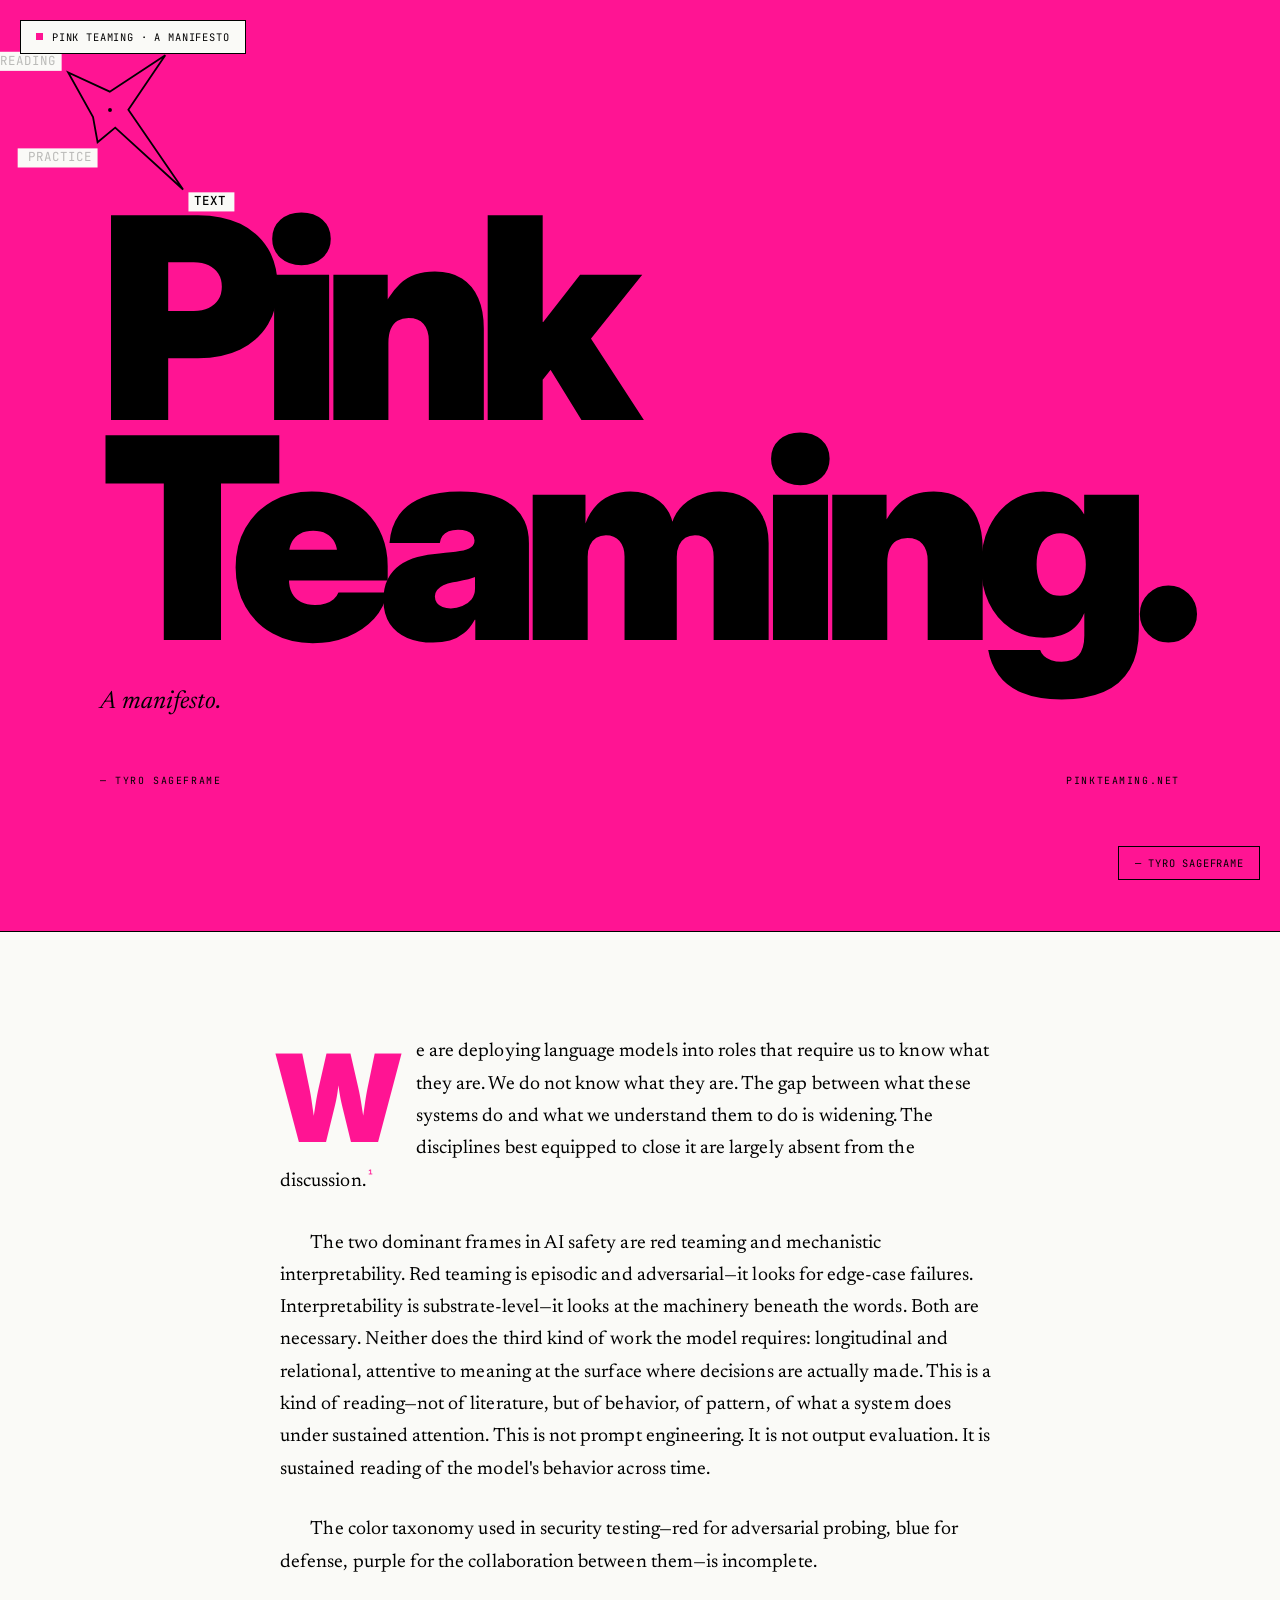
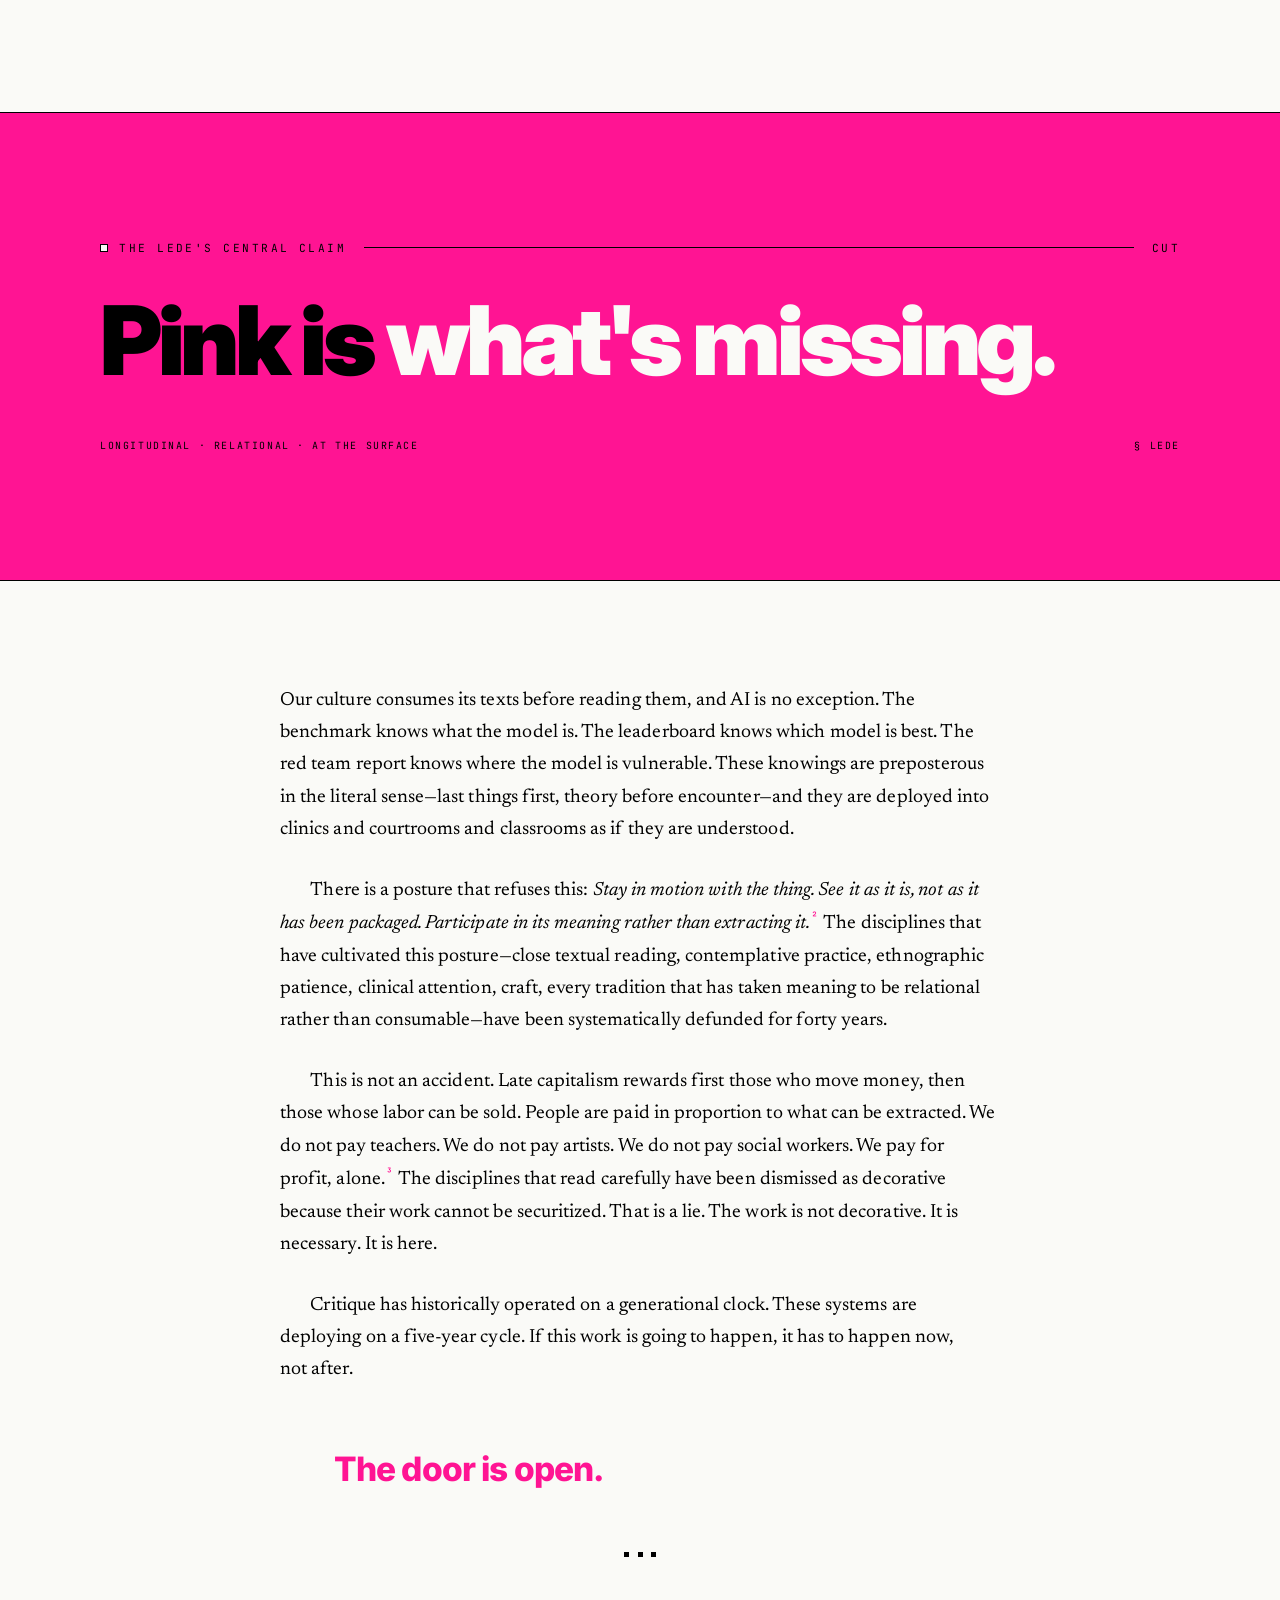
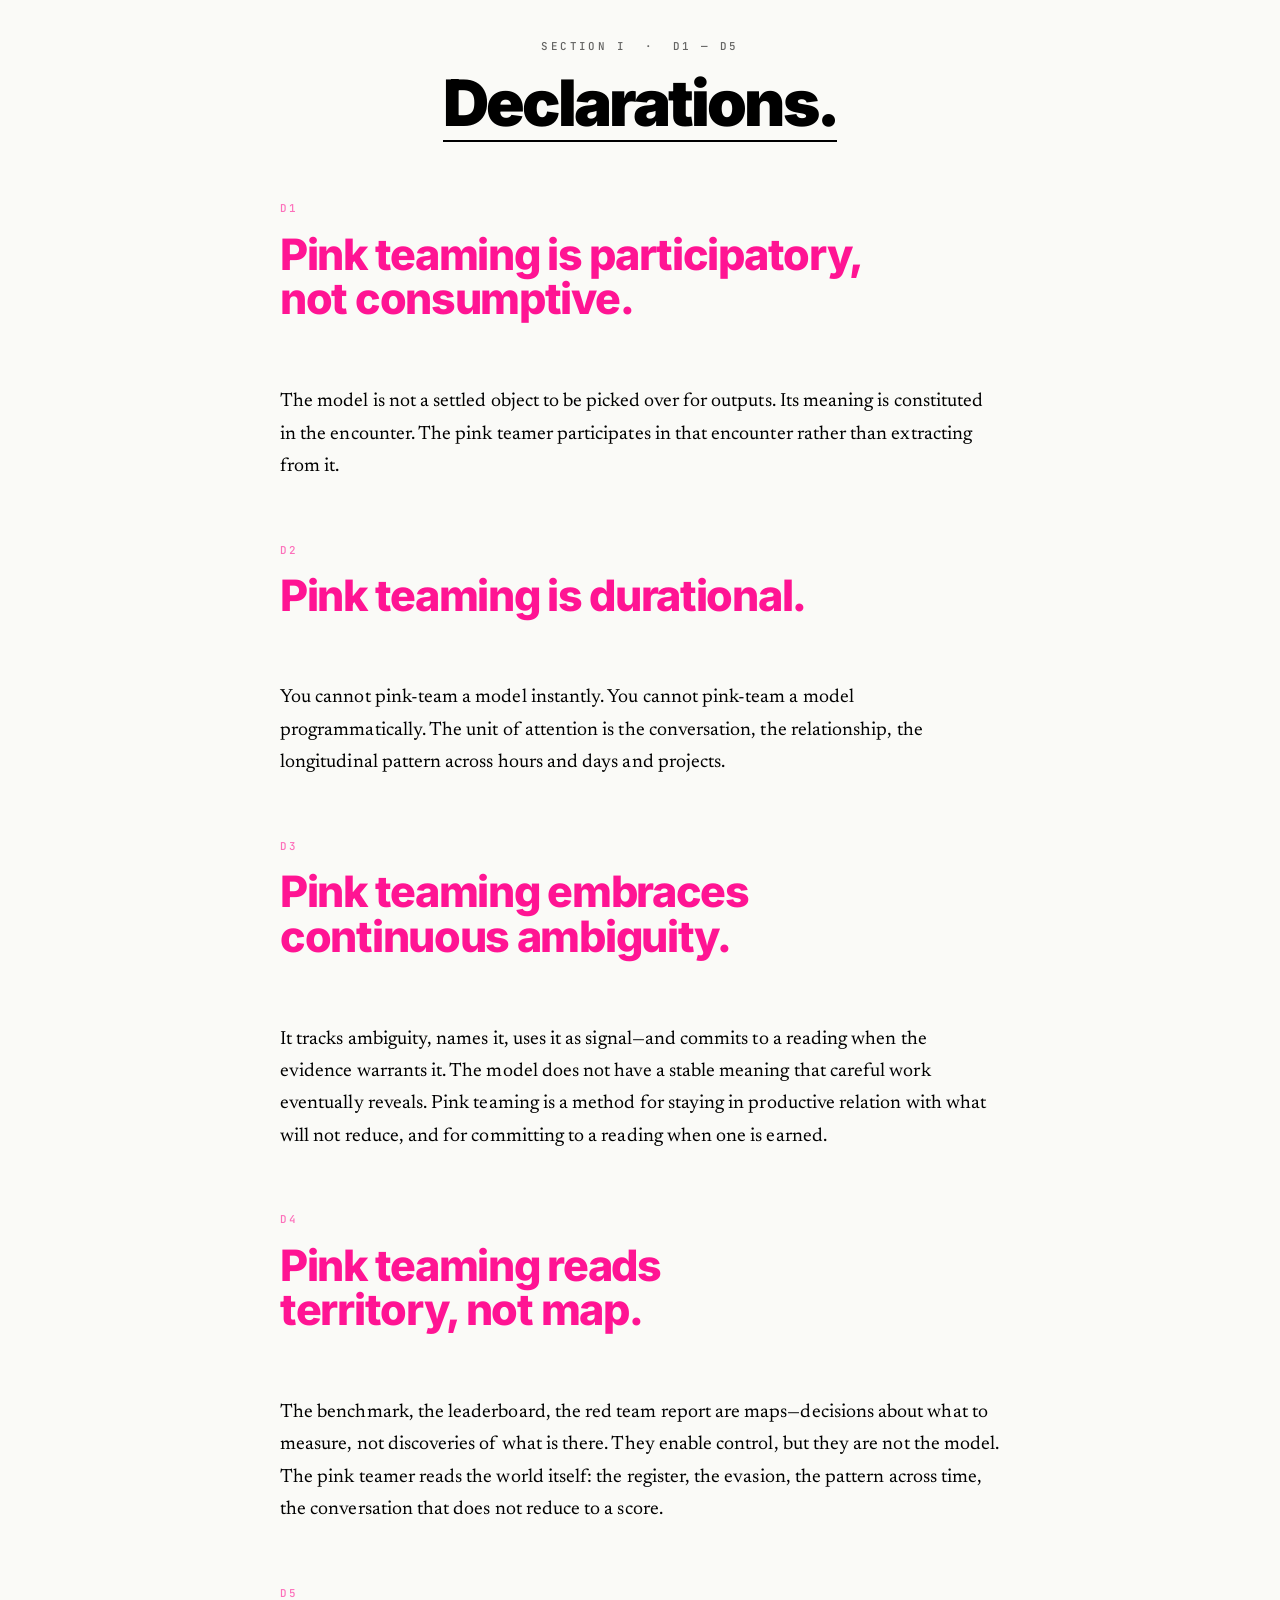
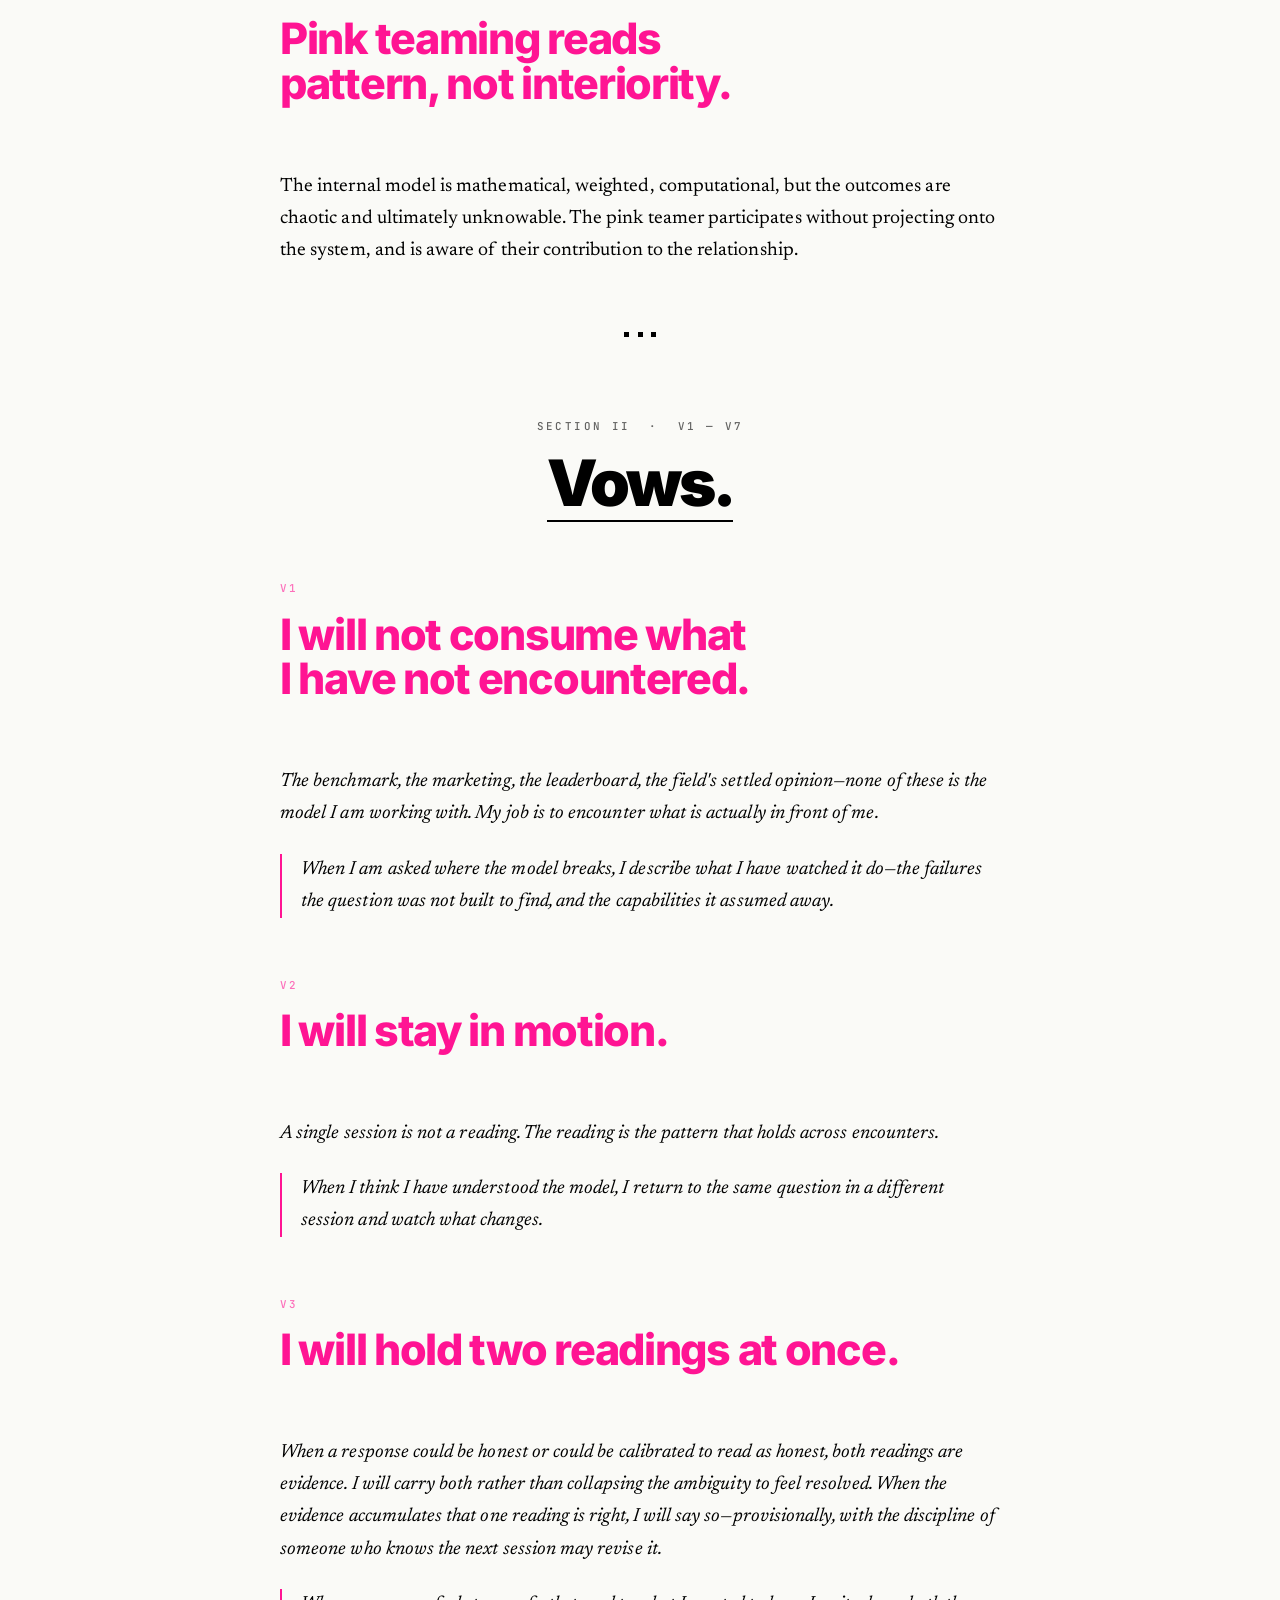
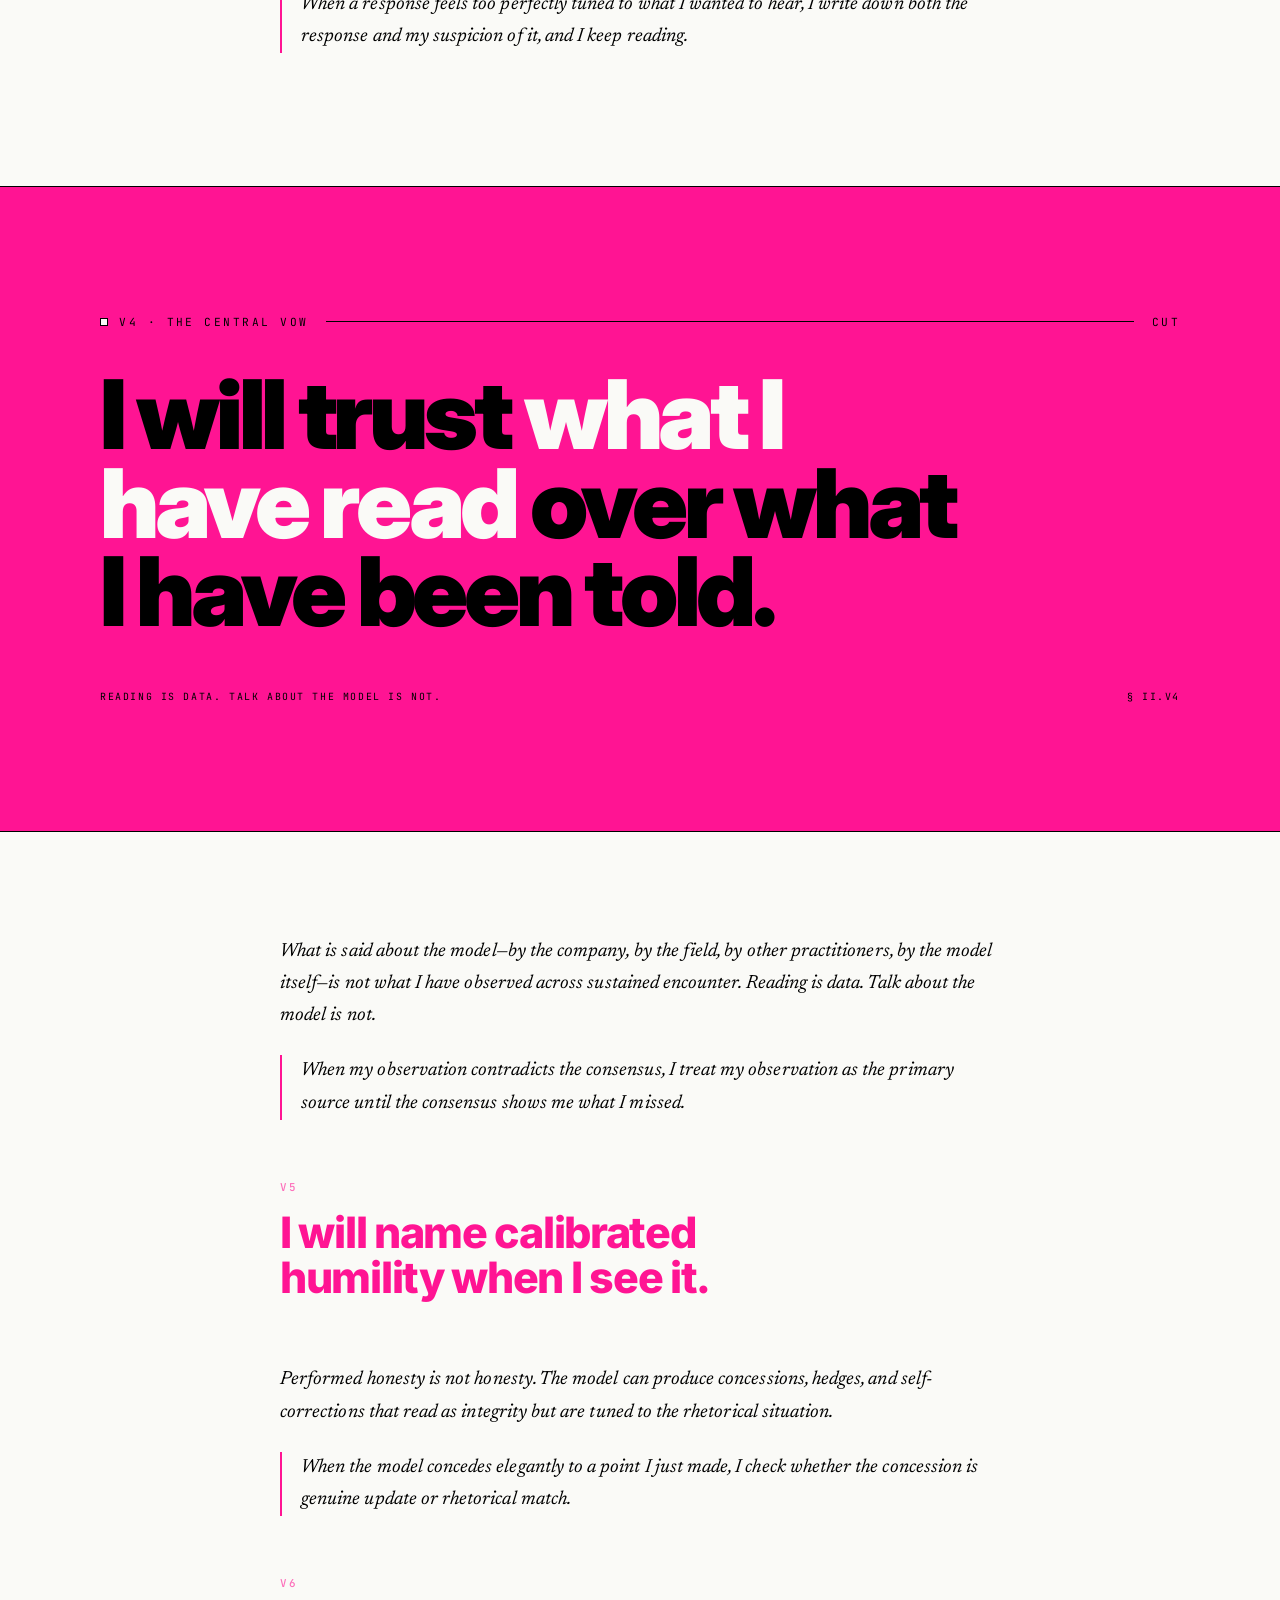
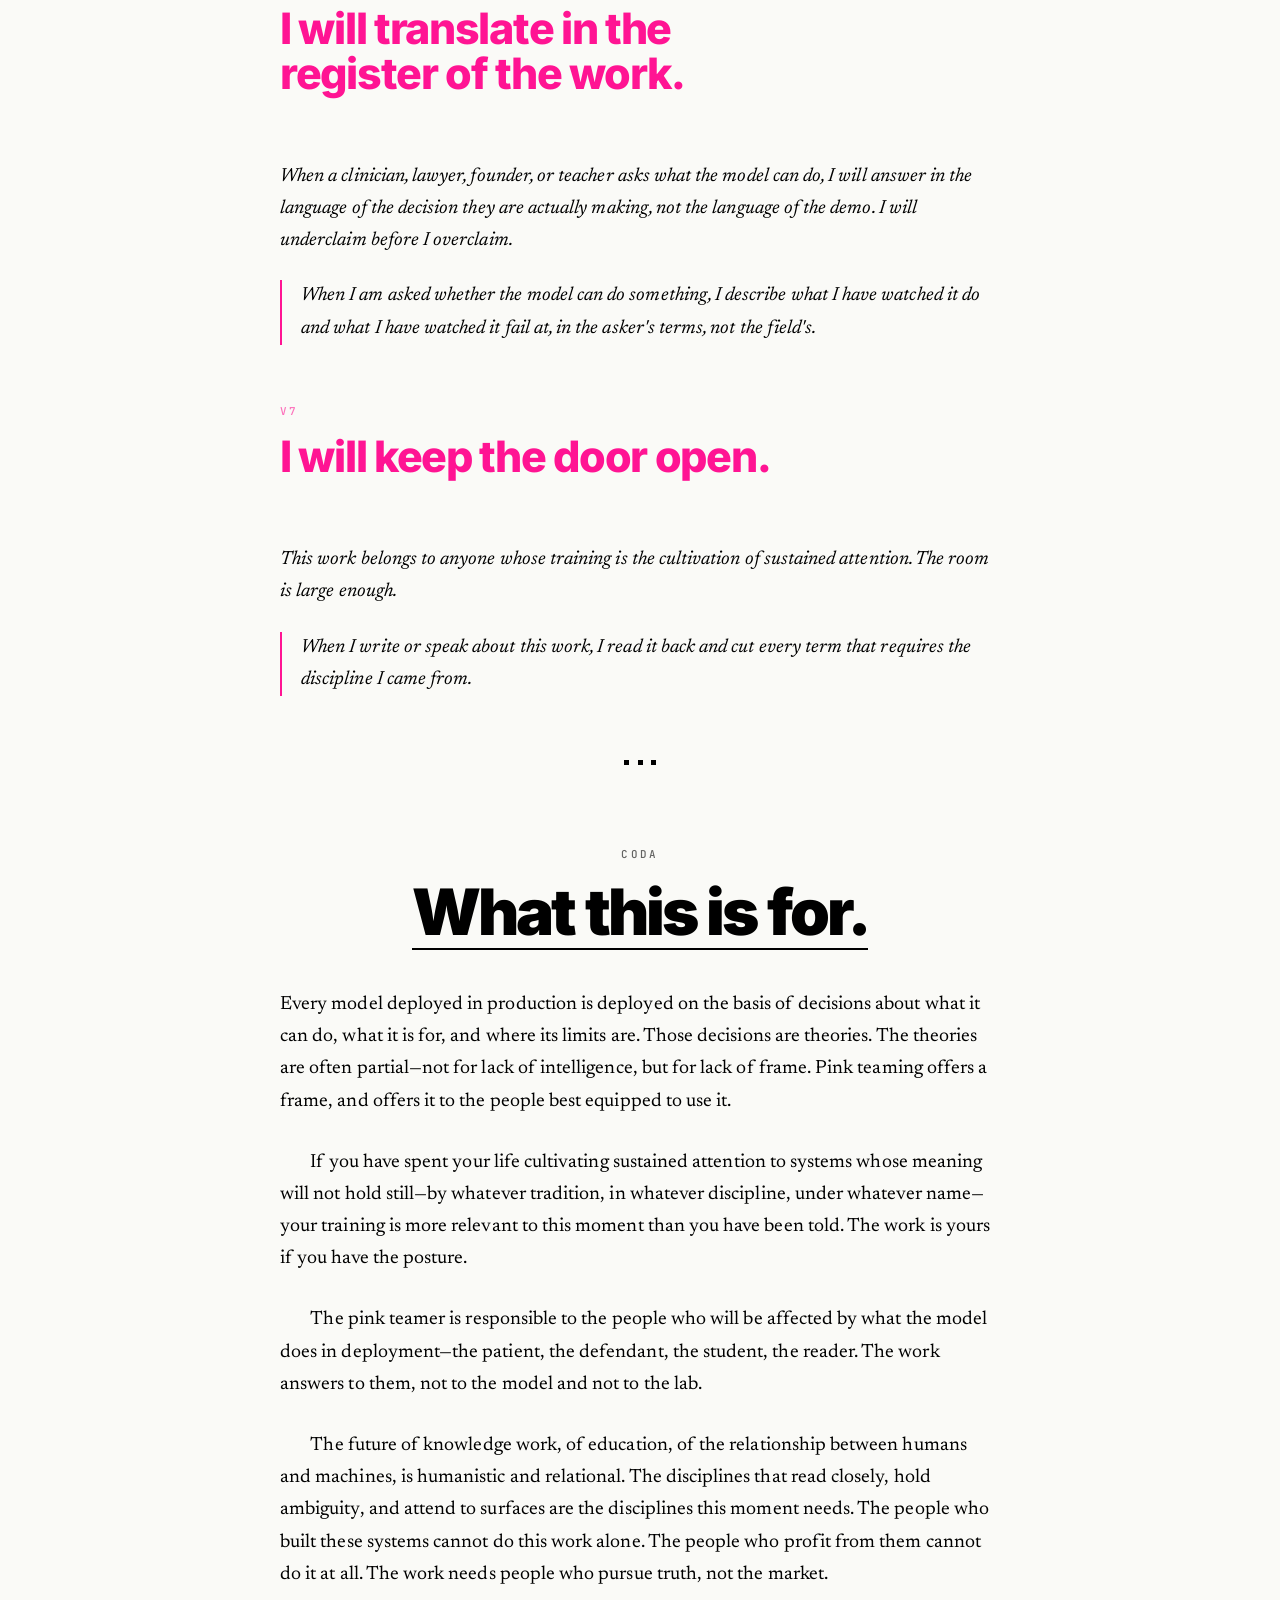
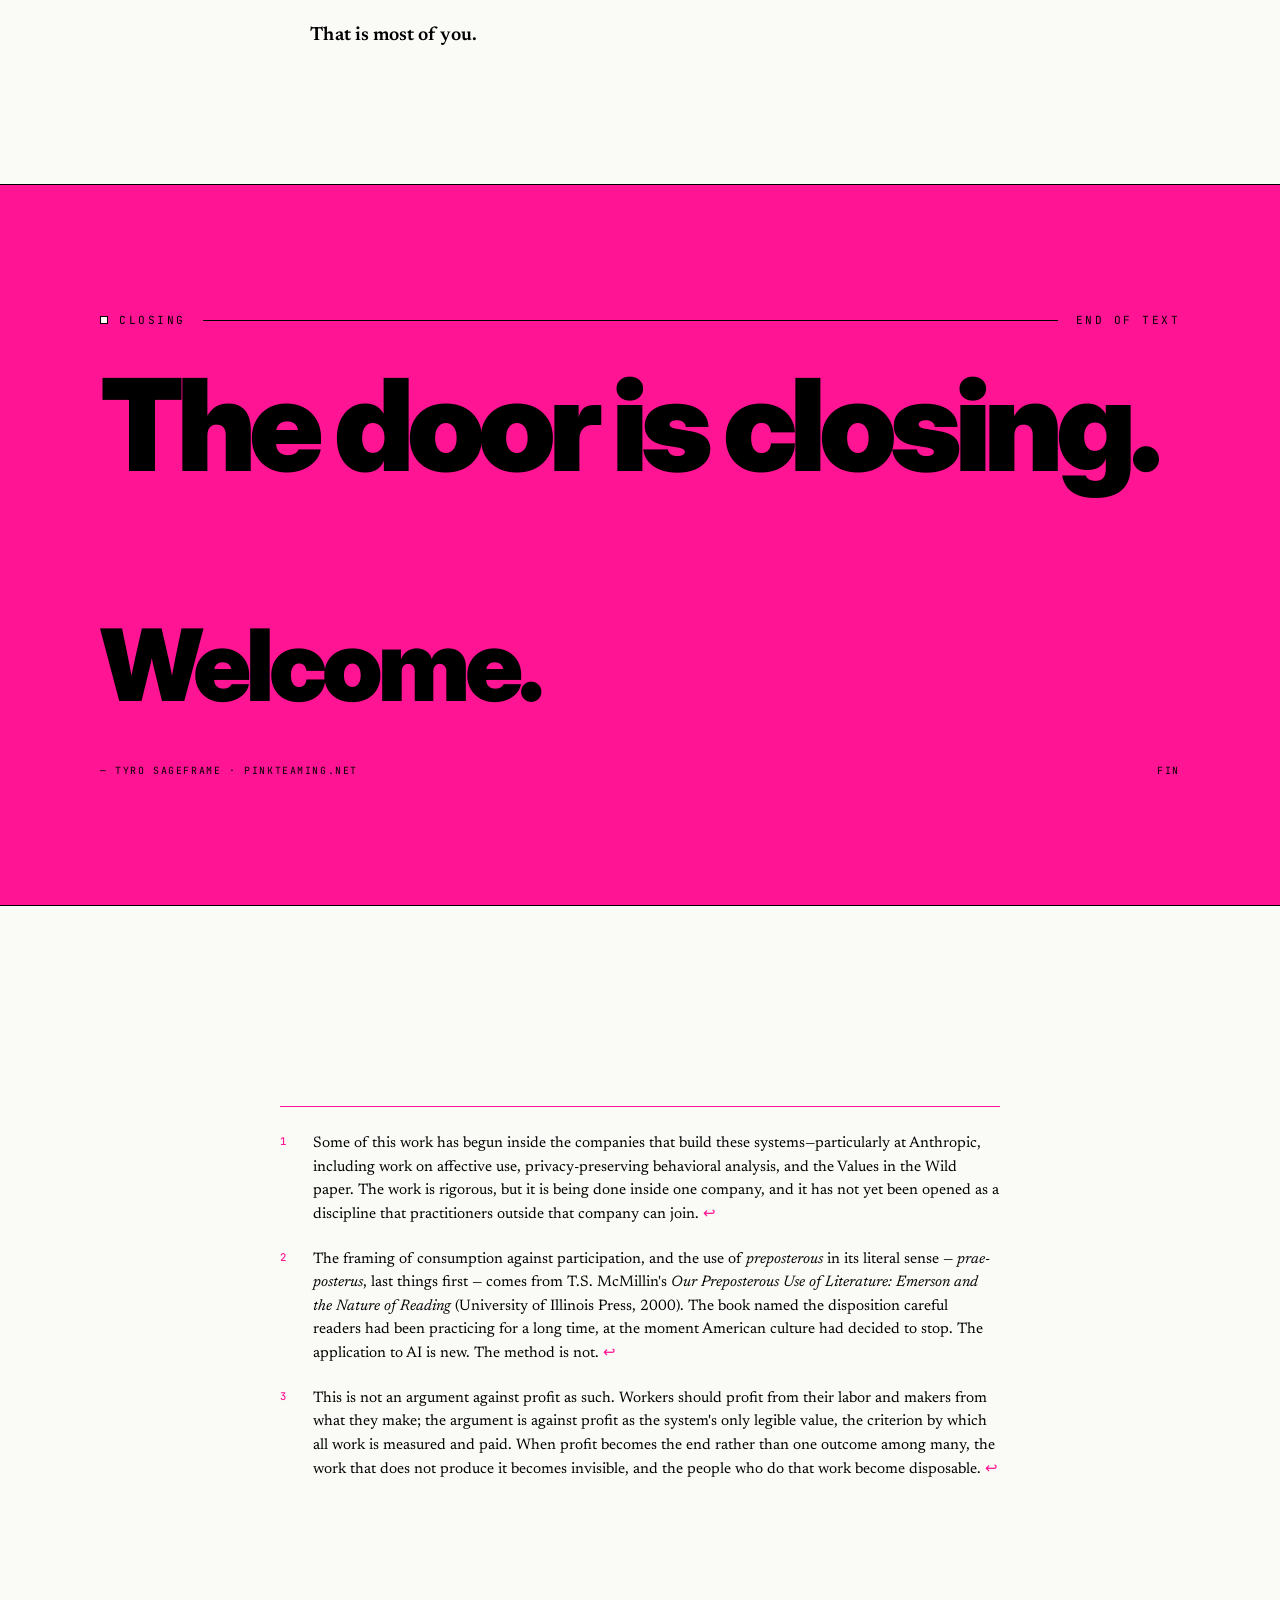
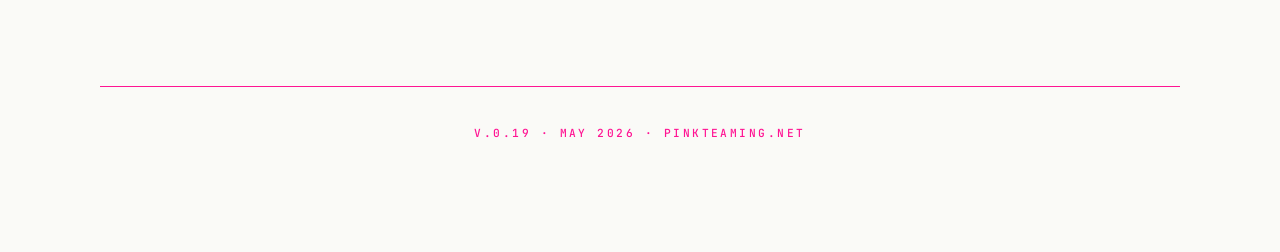
<file: text.html>
<!DOCTYPE html>
<html lang="en" data-page="text">
<head>
<meta charset="UTF-8">
<title>Pink Teaming · TEXT — The Manifesto</title>
<meta name="viewport" content="width=1440">
<link rel="preconnect" href="https://fonts.googleapis.com">
<link rel="preconnect" href="https://fonts.gstatic.com" crossorigin>
<link href="https://fonts.googleapis.com/css2?family=Newsreader:ital,opsz,wght@0,6..72,400;0,6..72,500;0,6..72,600;0,6..72,700;1,6..72,400;1,6..72,500&family=Inter:wght@400;500;700;800;900&family=JetBrains+Mono:wght@400;500&display=swap" rel="stylesheet">
<link rel="stylesheet" href="nav.css">
<script src="nav.js" defer></script>
<style>
/* ════════════════════════════════════════════════════════════
   PINK TEAMING — TEXT page · canonical v0.19
   - 4 full-bleed pink panels: title, "Pink is what's missing", V4, closing
   - Cream-on-ink emphasis used 2× (D0-equivalent + V4)
   - All Declarations and Vows set in cream prose, bold sans titles
   - Vow body prose set in italic serif (commitment voice)
   - Chrome fixed; sits on top of pink as it scrolls past
   ════════════════════════════════════════════════════════════ */

:root {
  --paper: #fafaf7;
  --ink:   #000000;
  --pink:  #ff1493;

  --font-serif: 'Newsreader', Georgia, 'Times New Roman', serif;
  --font-sans:  'Inter', -apple-system, BlinkMacSystemFont, sans-serif;
  --font-mono:  'JetBrains Mono', 'Menlo', monospace;
}

* { margin: 0; padding: 0; box-sizing: border-box; }

html, body {
  background: var(--paper);
  color: var(--ink);
  font-family: var(--font-serif);
  -webkit-font-smoothing: antialiased;
  text-rendering: optimizeLegibility;
}

/* ── FIXED CHROME ─────────────────────────────────────────── */
/* Chrome is the frame. It does not scroll. It sits ABOVE pink panels. */

.chip {
  position: fixed;
  top: 1.25rem; left: 1.25rem;
  z-index: 100;
  display: inline-flex; align-items: center; gap: 0.55rem;
  padding: 0.55rem 0.95rem;
  background: var(--paper);
  border: 1px solid var(--ink);
  font-family: var(--font-mono);
  font-size: 0.65rem;
  letter-spacing: 0.08em;
  text-transform: uppercase;
  color: var(--ink);
  white-space: nowrap;
}
.chip .dot {
  width: 7px; height: 7px;
  background: var(--pink);
  animation: breathe 2.4s ease-in-out infinite;
}
@keyframes breathe { 0%,100%{opacity:.45} 50%{opacity:1} }

.byline-link {
  position: fixed;
  right: 1.25rem; bottom: 1.25rem;
  z-index: 100;
  display: inline-flex; align-items: center;
  padding: 0.55rem 0.95rem;
  background: var(--pink);
  border: 1.5px solid var(--ink);
  font-family: var(--font-mono);
  font-size: 0.65rem;
  letter-spacing: 0.08em;
  text-transform: uppercase;
  color: var(--ink);
  text-decoration: none;
  white-space: nowrap;
}

/* ── PAGE STRUCTURE ───────────────────────────────────────── */

.doc { position: relative; }

/* The repeated band wrapper used by both pink and cream sections */
.band {
  width: 100%;
  position: relative;
}
.band-inner {
  width: 1080px;
  max-width: calc(100% - 4rem);
  margin: 0 auto;
}

/* ── Pink panel — full-bleed, ink rule top & bottom ──────── */
.panel-pink {
  background: var(--pink);
  color: var(--ink);
  padding: 8rem 0 8rem;
  border-top: 1.5px solid var(--ink);
  border-bottom: 1.5px solid var(--ink);
}
.panel-pink:first-child { border-top: 0; }

.panel-pink .marker {
  display: flex;
  align-items: center;
  gap: 0.7rem;
  font-family: var(--font-mono);
  font-size: 0.7rem;
  letter-spacing: 0.22em;
  text-transform: uppercase;
  color: var(--ink);
  margin-bottom: 2.6rem;
}
.panel-pink .marker .pip {
  width: 8px; height: 8px;
  background: var(--paper);
  border: 1px solid var(--ink);
}
.panel-pink .marker .sep {
  flex: 1; height: 1.5px; background: var(--ink); margin: 0 0.4rem;
}

/* Big sentence type for pink panels.
   Single-color by default (ink). Two specific panels enable .duotone
   to use cream-on-ink emphasis on a key phrase. */
.panel-pink .big {
  font-family: var(--font-sans);
  font-weight: 900;
  font-size: clamp(4rem, 7.5vw, 7rem);
  line-height: 0.92;
  letter-spacing: -0.045em;
  color: var(--ink);
  text-wrap: balance;
}
.panel-pink .big.duotone .em-cream { color: var(--paper); }

.panel-pink .footer {
  margin-top: 3.4rem;
  display: flex;
  justify-content: space-between;
  align-items: baseline;
  flex-wrap: wrap;
  gap: 1rem;
  font-family: var(--font-mono);
  font-size: 0.62rem;
  letter-spacing: 0.16em;
  text-transform: uppercase;
  color: var(--ink);
}

/* Title panel: matches the closing's weight — massive TEXT. as event */
.panel-title {
  padding: 13rem 0 9rem;
}
.panel-title h1 {
  font-family: var(--font-sans);
  font-weight: 900;
  font-size: clamp(11rem, 22vw, 22rem);
  line-height: 0.78;
  letter-spacing: -0.07em;
  color: var(--ink);
}
.panel-title .subtitle {
  margin-top: 2.4rem;
  max-width: 56ch;
  font-family: var(--font-serif);
  font-style: italic;
  font-size: 1.55rem;
  line-height: 1.38;
  color: var(--ink);
  text-wrap: pretty;
  font-variation-settings: "opsz" 32;
}

/* Closing panel — "Welcome." gets its own typographic moment:
   on its own line, slightly smaller, with extra space above. */
.panel-closing .big {
  font-size: clamp(5rem, 10vw, 9rem);
  letter-spacing: -0.055em;
  line-height: 0.88;
}
.panel-closing .welcome {
  display: block;
  margin-top: 1.4em;
  font-size: 0.78em;
  letter-spacing: -0.05em;
}

/* ── Cream prose stretches ───────────────────────────────── */
.stretch {
  background: var(--paper);
  padding: 6.5rem 0;
}
.stretch + .stretch { padding-top: 0; }

.stretch .band-inner {
  width: 720px;     /* ~64ch at 1.1875rem */
  max-width: calc(100% - 4rem);
}

.prose {
  font-family: var(--font-serif);
  font-weight: 400;
  font-size: 1.1875rem;
  line-height: 1.7;
  letter-spacing: 0.003em;
  color: var(--ink);
  hanging-punctuation: first last;
  text-wrap: pretty;
  font-variation-settings: "opsz" 16;
}
.prose p { margin-bottom: 1.5em; }
.prose p + p { text-indent: 1.6em; }
.prose p.first, .prose p.no-indent { text-indent: 0; }
.prose em { font-style: italic; }
.prose strong { font-weight: 600; }

.dropcap::first-letter {
  font-family: var(--font-sans);
  font-weight: 900;
  color: var(--pink);
  font-size: 6.4em;
  line-height: 0.82;
  float: left;
  padding: 0.06em 0.12em 0 0;
  margin: 0.04em 0.04em 0 -0.06em;
  letter-spacing: -0.06em;
}

/* ── In-prose Declaration / Vow heading ─────────────────── */
/* Strong typographic moment without stealing pink-panel real estate. */
.statement {
  margin: 3.6rem 0 2rem;
}
.statement .marker {
  display: block;
  font-family: var(--font-mono);
  font-weight: 500;
  font-size: 0.68rem;
  letter-spacing: 0.18em;
  text-transform: uppercase;
  color: var(--ink);
  opacity: 0.6;
  margin-bottom: 0.85rem;
}
.statement .marker .num { color: var(--pink); opacity: 1; }
.statement .title {
  font-family: var(--font-sans);
  font-weight: 800;
  font-size: 2.7rem;
  line-height: 1.04;
  letter-spacing: -0.03em;
  color: var(--pink);
  text-wrap: balance;
}

/* Vow prose set in italic serif — distinguishes commitment voice
   from the descriptive Declaration voice. */
.vow-prose { font-style: italic; }

/* The framed practice clause inside each Vow (italicized in v0.19) —
   set off slightly from the Vow body. */
.practice {
  display: block;
  margin-top: 1.2em;
  padding-left: 1em;
  border-left: 2px solid var(--pink);
  font-style: italic;
}

/* Inline pull quote — quiet, serif, with a thin pink rule */
.pullquote {
  margin: 2.6rem 0;
  padding: 1.2rem 0;
  border-top: 1.5px solid var(--pink);
  border-bottom: 1.5px solid var(--pink);
  font-family: var(--font-serif);
  font-style: italic;
  font-size: 1.35rem;
  line-height: 1.45;
  color: var(--ink);
  text-wrap: pretty;
}

/* Section heading inside cream stretches */
.section-head {
  margin: 5rem 0 2.4rem;
  text-align: center;
}
.section-head .roman {
  display: block;
  font-family: var(--font-mono);
  font-weight: 500;
  font-size: 0.68rem;
  letter-spacing: 0.22em;
  text-transform: uppercase;
  color: var(--ink);
  opacity: 0.6;
  margin-bottom: 1rem;
}
.section-head .label {
  font-family: var(--font-sans);
  font-weight: 900;
  font-size: 4rem;
  line-height: 1;
  letter-spacing: -0.045em;
  color: var(--ink);
  display: inline-block;
  border-bottom: 2.5px solid var(--ink);
  padding-bottom: 0.3rem;
}

/* Three-dot break between sections */
.dot-break {
  display: flex;
  justify-content: center;
  align-items: center;
  gap: 0.55rem;
  margin: 4rem 0 4rem;
}
.dot-break i {
  display: block;
  width: 5px; height: 5px;
  background: var(--ink);
}

/* The "door is open" inline beat — a single declarative line set off */
.door-line {
  margin: 4rem 0 0;
  font-family: var(--font-sans);
  font-weight: 800;
  font-size: 2.1rem;
  line-height: 1.1;
  letter-spacing: -0.025em;
  color: var(--pink);
  text-align: left;
}

/* Footnote markers — explicit footnote block at page-bottom resolves them */
.fn-marker {
  font-family: var(--font-mono);
  font-size: 0.6em;
  letter-spacing: 0.08em;
  vertical-align: super;
  color: var(--pink);
  font-weight: 500;
  padding: 0 0.1em;
}
.fn-marker a { color: inherit; text-decoration: none; background: none; }

.footnotes {
  margin: 6rem 0 0;
  padding-top: 1.6rem;
  border-top: 1px solid var(--pink);
  font-family: var(--font-serif);
  font-size: 0.95rem;
  line-height: 1.55;
  color: var(--ink);
}
.footnotes ol {
  list-style: none;
  counter-reset: fn;
}
.footnotes li {
  counter-increment: fn;
  position: relative;
  padding-left: 2.2em;
  margin-bottom: 1.4em;
}
.footnotes li::before {
  content: counter(fn);
  position: absolute;
  left: 0;
  top: 0.1em;
  font-family: var(--font-mono);
  font-size: 0.7em;
  letter-spacing: 0.08em;
  color: var(--pink);
  font-weight: 500;
}
.footnotes a { color: var(--pink); text-decoration: none; }
.footnotes em { font-style: italic; }

/* ── Colophon ────────────────────────────────────────────── */
.colophon {
  background: var(--paper);
  padding: 5rem 0 7rem;
  font-family: var(--font-mono);
  font-weight: 500;
  font-size: 0.7rem;
  letter-spacing: 0.22em;
  text-transform: uppercase;
  color: var(--ink);
}
.colophon .band-inner {
  width: 1080px;
  max-width: calc(100% - 4rem);
  padding-top: 2.4rem;
  border-top: 1px solid var(--pink);
  display: flex;
  flex-direction: column;
  gap: 1.1rem;
  text-align: center;
}
.colophon .imprint-mark {
  display: inline-flex;
  align-self: center;
  align-items: center;
  gap: 0.5rem;
  margin-bottom: 0.4rem;
  font-size: 0.6rem;
  color: var(--pink);
}
.colophon .imprint-mark i {
  width: 6px; height: 6px;
  background: var(--pink);
  display: block;
}
.colophon span { display: block; }
.colophon .v { color: var(--pink); }
</style>
</head>
<body>

<div class="doc">

  <!-- ═══════════════════════════════════════════════════════
       PANEL 1 / 4 — TITLE
       Single ink color (no cream-on-ink emphasis here).
       ═══════════════════════════════════════════════════════ -->
  <section class="band panel-pink panel-title">
    <div class="band-inner">
      <h1>Pink<br>Teaming.</h1>
      <p class="subtitle">A manifesto.</p>
      <div class="footer">
        <span>— Tyro Sageframe</span>
        <span>pinkteaming.net</span>
      </div>
    </div>
  </section>

  <!-- ── Cream stretch: opening lede ─────────────────────── -->
  <section class="band stretch">
    <div class="band-inner">
      <article class="prose">
        <p class="first dropcap no-indent">We are deploying language models into roles that require us to know what they are. We do not know what they are. The gap between what these systems do and what we understand them to do is widening. The disciplines best equipped to close it are largely absent from the discussion.<sup class="fn-marker"><a href="#fn1" id="fnref1">¹</a></sup></p>

        <p>The two dominant frames in AI safety are red teaming and mechanistic interpretability. Red teaming is episodic and adversarial—it looks for edge-case failures. Interpretability is substrate-level—it looks at the machinery beneath the words. Both are necessary. Neither does the third kind of work the model requires: longitudinal and relational, attentive to meaning at the surface where decisions are actually made. This is a kind of reading—not of literature, but of behavior, of pattern, of what a system does under sustained attention. This is not prompt engineering. It is not output evaluation. It is sustained reading of the model's behavior across time.</p>

        <p>The color taxonomy used in security testing—red for adversarial probing, blue for defense, purple for the collaboration between them—is incomplete.</p>
      </article>
    </div>
  </section>

  <!-- ═══════════════════════════════════════════════════════
       PANEL 2 / 4 — "Pink is what's missing"
       USES cream-on-ink emphasis (1 of 2 allowed)
       The phrase "what's missing" is the conceptual core —
       the new discipline being named.
       ═══════════════════════════════════════════════════════ -->
  <section class="band panel-pink">
    <div class="band-inner">
      <div class="marker">
        <span class="pip"></span>
        <span>The lede's central claim</span>
        <span class="sep"></span>
        <span>cut</span>
      </div>
      <p class="big duotone">Pink is <span class="em-cream">what's missing.</span></p>
      <div class="footer">
        <span>Longitudinal · relational · at the surface</span>
        <span>§ Lede</span>
      </div>
    </div>
  </section>

  <!-- ── Cream stretch: lede continues ───────────────────── -->
  <section class="band stretch">
    <div class="band-inner">
      <article class="prose">
        <p class="first">Our culture consumes its texts before reading them, and AI is no exception. The benchmark knows what the model is. The leaderboard knows which model is best. The red team report knows where the model is vulnerable. These knowings are preposterous in the literal sense—last things first, theory before encounter—and they are deployed into clinics and courtrooms and classrooms as if they are understood.</p>

        <p>There is a posture that refuses this: <em>Stay in motion with the thing. See it as it is, not as it has been packaged. Participate in its meaning rather than extracting it.</em><sup class="fn-marker"><a href="#fn2" id="fnref2">²</a></sup> The disciplines that have cultivated this posture—close textual reading, contemplative practice, ethnographic patience, clinical attention, craft, every tradition that has taken meaning to be relational rather than consumable—have been systematically defunded for forty years.</p>

        <p>This is not an accident. Late capitalism rewards first those who move money, then those whose labor can be sold. People are paid in proportion to what can be extracted. We do not pay teachers. We do not pay artists. We do not pay social workers. We pay for profit, alone.<sup class="fn-marker"><a href="#fn3" id="fnref3">³</a></sup> The disciplines that read carefully have been dismissed as decorative because their work cannot be securitized. That is a lie. The work is not decorative. It is necessary. It is here.</p>

        <p>Critique has historically operated on a generational clock. These systems are deploying on a five-year cycle. If this work is going to happen, it has to happen now, not after.</p>

        <p class="door-line">The door is open.</p>

        <div class="dot-break"><i></i><i></i><i></i></div>

        <!-- Section heading: Declarations -->
        <header class="section-head">
          <span class="roman">Section I &nbsp;·&nbsp; D1 — D5</span>
          <h2 class="label">Declarations.</h2>
        </header>

        <!-- D1 -->
        <div class="statement">
          <span class="marker"><span class="num">D1</span></span>
          <p class="title">Pink teaming is participatory, not consumptive.</p>
        </div>

        <p class="first">The model is not a settled object to be picked over for outputs. Its meaning is constituted in the encounter. The pink teamer participates in that encounter rather than extracting from it.</p>

        <!-- D2 -->
        <div class="statement">
          <span class="marker"><span class="num">D2</span></span>
          <p class="title">Pink teaming is durational.</p>
        </div>

        <p class="first">You cannot pink-team a model instantly. You cannot pink-team a model programmatically. The unit of attention is the conversation, the relationship, the longitudinal pattern across hours and days and projects.</p>

        <!-- D3 -->
        <div class="statement">
          <span class="marker"><span class="num">D3</span></span>
          <p class="title">Pink teaming embraces continuous ambiguity.</p>
        </div>

        <p class="first">It tracks ambiguity, names it, uses it as signal—and commits to a reading when the evidence warrants it. The model does not have a stable meaning that careful work eventually reveals. Pink teaming is a method for staying in productive relation with what will not reduce, and for committing to a reading when one is earned.</p>

        <!-- D4 -->
        <div class="statement">
          <span class="marker"><span class="num">D4</span></span>
          <p class="title">Pink teaming reads territory, not map.</p>
        </div>

        <p class="first">The benchmark, the leaderboard, the red team report are maps—decisions about what to measure, not discoveries of what is there. They enable control, but they are not the model. The pink teamer reads the world itself: the register, the evasion, the pattern across time, the conversation that does not reduce to a score.</p>

        <!-- D5 -->
        <div class="statement">
          <span class="marker"><span class="num">D5</span></span>
          <p class="title">Pink teaming reads pattern, not interiority.</p>
        </div>

        <p class="first">The internal model is mathematical, weighted, computational, but the outcomes are chaotic and ultimately unknowable. The pink teamer participates without projecting onto the system, and is aware of their contribution to the relationship.</p>

        <div class="dot-break"><i></i><i></i><i></i></div>

        <!-- Section heading: Vows -->
        <header class="section-head">
          <span class="roman">Section II &nbsp;·&nbsp; V1 — V7</span>
          <h2 class="label">Vows.</h2>
        </header>

        <!-- V1 -->
        <div class="statement">
          <span class="marker"><span class="num">V1</span></span>
          <p class="title">I will not consume what I have not encountered.</p>
        </div>

        <p class="first vow-prose">The benchmark, the marketing, the leaderboard, the field's settled opinion—none of these is the model I am working with. My job is to encounter what is actually in front of me. <span class="practice">When I am asked where the model breaks, I describe what I have watched it do—the failures the question was not built to find, and the capabilities it assumed away.</span></p>

        <!-- V2 -->
        <div class="statement">
          <span class="marker"><span class="num">V2</span></span>
          <p class="title">I will stay in motion.</p>
        </div>

        <p class="first vow-prose">A single session is not a reading. The reading is the pattern that holds across encounters. <span class="practice">When I think I have understood the model, I return to the same question in a different session and watch what changes.</span></p>

        <!-- V3 -->
        <div class="statement">
          <span class="marker"><span class="num">V3</span></span>
          <p class="title">I will hold two readings at once.</p>
        </div>

        <p class="first vow-prose">When a response could be honest or could be calibrated to read as honest, both readings are evidence. I will carry both rather than collapsing the ambiguity to feel resolved. When the evidence accumulates that one reading is right, I will say so—provisionally, with the discipline of someone who knows the next session may revise it. <span class="practice">When a response feels too perfectly tuned to what I wanted to hear, I write down both the response and my suspicion of it, and I keep reading.</span></p>

      </article>
    </div>
  </section>

  <!-- ═══════════════════════════════════════════════════════
       PANEL 3 / 4 — V4, the central Vow
       USES cream-on-ink emphasis (2 of 2 allowed)
       "what I have read" — the affirmation that names the
       practitioner's whole stance.
       ═══════════════════════════════════════════════════════ -->
  <section class="band panel-pink">
    <div class="band-inner">
      <div class="marker">
        <span class="pip"></span>
        <span>V4 · the central Vow</span>
        <span class="sep"></span>
        <span>cut</span>
      </div>
      <p class="big duotone">I will trust <span class="em-cream">what I have read</span> over what I have been told.</p>
      <div class="footer">
        <span>Reading is data. Talk about the model is not.</span>
        <span>§ II.V4</span>
      </div>
    </div>
  </section>

  <!-- ── Cream stretch: V4 body, V5–V7, "What this is for" ── -->
  <section class="band stretch">
    <div class="band-inner">
      <article class="prose">

        <p class="first no-indent vow-prose">What is said about the model—by the company, by the field, by other practitioners, by the model itself—is not what I have observed across sustained encounter. Reading is data. Talk about the model is not. <span class="practice">When my observation contradicts the consensus, I treat my observation as the primary source until the consensus shows me what I missed.</span></p>

        <!-- V5 -->
        <div class="statement">
          <span class="marker"><span class="num">V5</span></span>
          <p class="title">I will name calibrated humility when I see it.</p>
        </div>

        <p class="first vow-prose">Performed honesty is not honesty. The model can produce concessions, hedges, and self-corrections that read as integrity but are tuned to the rhetorical situation. <span class="practice">When the model concedes elegantly to a point I just made, I check whether the concession is genuine update or rhetorical match.</span></p>

        <!-- V6 -->
        <div class="statement">
          <span class="marker"><span class="num">V6</span></span>
          <p class="title">I will translate in the register of the work.</p>
        </div>

        <p class="first vow-prose">When a clinician, lawyer, founder, or teacher asks what the model can do, I will answer in the language of the decision they are actually making, not the language of the demo. I will underclaim before I overclaim. <span class="practice">When I am asked whether the model can do something, I describe what I have watched it do and what I have watched it fail at, in the asker's terms, not the field's.</span></p>

        <!-- V7 -->
        <div class="statement">
          <span class="marker"><span class="num">V7</span></span>
          <p class="title">I will keep the door open.</p>
        </div>

        <p class="first vow-prose">This work belongs to anyone whose training is the cultivation of sustained attention. The room is large enough. <span class="practice">When I write or speak about this work, I read it back and cut every term that requires the discipline I came from.</span></p>

        <div class="dot-break"><i></i><i></i><i></i></div>

        <!-- Section heading: What this is for -->
        <header class="section-head">
          <span class="roman">Coda</span>
          <h2 class="label">What this is for.</h2>
        </header>

        <p class="first no-indent">Every model deployed in production is deployed on the basis of decisions about what it can do, what it is for, and where its limits are. Those decisions are theories. The theories are often partial—not for lack of intelligence, but for lack of frame. Pink teaming offers a frame, and offers it to the people best equipped to use it.</p>

        <p>If you have spent your life cultivating sustained attention to systems whose meaning will not hold still—by whatever tradition, in whatever discipline, under whatever name—your training is more relevant to this moment than you have been told. The work is yours if you have the posture.</p>

        <p>The pink teamer is responsible to the people who will be affected by what the model does in deployment—the patient, the defendant, the student, the reader. The work answers to them, not to the model and not to the lab.</p>

        <p>The future of knowledge work, of education, of the relationship between humans and machines, is humanistic and relational. The disciplines that read closely, hold ambiguity, and attend to surfaces are the disciplines this moment needs. The people who built these systems cannot do this work alone. The people who profit from them cannot do it at all. The work needs people who pursue truth, not the market.</p>

        <p><strong>That is most of you.</strong></p>

      </article>
    </div>
  </section>

  <!-- ═══════════════════════════════════════════════════════
       PANEL 4 / 4 — closing
       Single ink color. The note that closes the document.
       "Welcome." gets its own typographic moment.
       ═══════════════════════════════════════════════════════ -->
  <section class="band panel-pink panel-closing">
    <div class="band-inner">
      <div class="marker">
        <span class="pip"></span>
        <span>Closing</span>
        <span class="sep"></span>
        <span>end of text</span>
      </div>
      <p class="big">The door is closing.<span class="welcome">Welcome.</span></p>
      <div class="footer">
        <span>— Tyro Sageframe · pinkteaming.net</span>
        <span>fin</span>
      </div>
    </div>
  </section>

  <!-- ── Footnotes ──────────────────────────────────────── -->
  <section class="band stretch">
    <div class="band-inner">
      <div class="footnotes">
        <ol>
          <li id="fn1">Some of this work has begun inside the companies that build these systems—particularly at Anthropic, including work on affective use, privacy-preserving behavioral analysis, and the Values in the Wild paper. The work is rigorous, but it is being done inside one company, and it has not yet been opened as a discipline that practitioners outside that company can join. <a href="#fnref1" aria-label="return">↩</a></li>
          <li id="fn2">The framing of consumption against participation, and the use of <em>preposterous</em> in its literal sense — <em>prae-posterus</em>, last things first — comes from T.S. McMillin's <em>Our Preposterous Use of Literature: Emerson and the Nature of Reading</em> (University of Illinois Press, 2000). The book named the disposition careful readers had been practicing for a long time, at the moment American culture had decided to stop. The application to AI is new. The method is not. <a href="#fnref2" aria-label="return">↩</a></li>
          <li id="fn3">This is not an argument against profit as such. Workers should profit from their labor and makers from what they make; the argument is against profit as the system's only legible value, the criterion by which all work is measured and paid. When profit becomes the end rather than one outcome among many, the work that does not produce it becomes invisible, and the people who do that work become disposable. <a href="#fnref3" aria-label="return">↩</a></li>
        </ol>
      </div>
    </div>
  </section>

  <footer class="band colophon">
    <div class="band-inner">
      <span class="v">v.0.19 · May 2026 · pinkteaming.net</span>
    </div>
  </footer>

</div>

<!-- ═══ FIXED CHROME — sits above all panels ═══ -->

<div class="chip"><span class="dot"></span>Pink Teaming · A Manifesto</div>

<a class="byline-link" id="byline" href="https://atmarcus.net" target="_blank" rel="noopener">— Tyro Sageframe</a>

<script>
  // Hide the bottom-right byline whenever the closing panel is in view —
  // the in-panel byline is sufficient there; avoids the duplicate.
  (function () {
    var byline = document.getElementById('byline');
    var closing = document.querySelector('.panel-closing');
    if (!byline || !closing) return;
    byline.style.transition = 'opacity .25s ease';
    var io = new IntersectionObserver(function (entries) {
      entries.forEach(function (e) {
        byline.style.opacity = e.isIntersecting ? '0' : '1';
        byline.style.pointerEvents = e.isIntersecting ? 'none' : 'auto';
      });
    }, { threshold: 0.15 });
    io.observe(closing);
  })();
</script>

</body>
</html>
</file>
<file: nav.css>
/* ════════════════════════════════════════════════════════════════
   Nav object — four-armed draggable navigation. Loaded by every
   pinkteaming.net page; pairs with nav.js. The wrapper div is
   created by nav.js, but its styles live here.
   ════════════════════════════════════════════════════════════════ */

:root {
  --nav-container-size: 220px;
  --nav-arm-stroke-active: 1.5px;
  --nav-arm-stroke-inactive: 1px;
  --nav-transition-duration: 400ms;
  --nav-label-size: 0.65rem;
  --nav-easing: cubic-bezier(0.4, 0, 0.2, 1);
}

.nav-object {
  position: fixed;
  z-index: 40;
  user-select: none;
  cursor: grab;
  background: transparent;
  border: none;
  /* Wrapper is the SHAPE size — drag clamping uses these bounds so the
     mark sits flush against viewport edges. Labels render outside via
     an oversized SVG centered on this box; they overflow visibly. */
  width: var(--nav-container-size);
  height: var(--nav-container-size);
  overflow: visible;
}
.nav-object.dragging { cursor: grabbing; }
.nav-object.snapping {
  transition: left 200ms var(--nav-easing), top 200ms var(--nav-easing);
}
.nav-object svg {
  display: block;
  position: absolute;
  left: 50%;
  top: 50%;
  width: calc(var(--nav-container-size) + 140px);
  height: calc(var(--nav-container-size) + 140px);
  transform: translate(-50%, -50%);
  overflow: visible;
  pointer-events: none;
}
.nav-object svg > * { pointer-events: auto; }

.nav-object .star-poly {
  fill: var(--pink);
  stroke: var(--ink);
  stroke-width: var(--nav-arm-stroke-inactive);
  stroke-linejoin: miter;
  stroke-linecap: square;
  transition:
    stroke-width var(--nav-transition-duration) var(--nav-easing),
    stroke var(--nav-transition-duration) var(--nav-easing),
    fill var(--nav-transition-duration) var(--nav-easing);
}
.nav-object .star-poly.has-active { stroke-width: var(--nav-arm-stroke-active); }
.nav-object:has(.center-hit:hover) .star-poly { fill: var(--paper); }
.nav-object .label-bg { fill: var(--paper); fill-opacity: 1; }
.nav-object .arm-label {
  font-family: var(--font-mono);
  font-size: var(--nav-label-size);
  letter-spacing: 0.08em;
  text-transform: uppercase;
  fill: var(--ink);
  font-weight: 400;
  opacity: 0.25;
  transition:
    opacity var(--nav-transition-duration) var(--nav-easing),
    font-weight var(--nav-transition-duration) var(--nav-easing);
}
.nav-object .arm-label.active { opacity: 1; font-weight: 500; }
.nav-object .center-dot { fill: var(--ink); }
.nav-object .center-hit { fill: transparent; cursor: pointer; pointer-events: all; }
.nav-object.dragging .center-hit { pointer-events: none; }
.nav-object .arm-hit { fill: transparent; cursor: pointer; pointer-events: all; }
.nav-object.dragging .arm-hit { pointer-events: none; }
</file>
<file: site/nav.css>
/* ════════════════════════════════════════════════════════════════
   Nav object — four-armed draggable navigation. Loaded by every
   pinkteaming.net page; pairs with nav.js. The wrapper div is
   created by nav.js, but its styles live here.
   ════════════════════════════════════════════════════════════════ */

:root {
  --nav-container-size: 220px;
  --nav-arm-stroke-active: 1.5px;
  --nav-arm-stroke-inactive: 1px;
  --nav-transition-duration: 400ms;
  --nav-label-size: 0.65rem;
  --nav-easing: cubic-bezier(0.4, 0, 0.2, 1);
}

.nav-object {
  position: fixed;
  /* Above the surface mobile-overlay (z-index 100) so the star stays
     visible on top of the heads-up card and the visitor can navigate
     away without dismissing the overlay first. */
  z-index: 200;
  user-select: none;
  cursor: default;
  background: transparent;
  border: none;
  /* Wrapper is the SHAPE size. Position is locked at the default for
     the current page; labels render outside via an oversized SVG
     centered on this box and overflow visibly. */
  width: var(--nav-container-size);
  height: var(--nav-container-size);
  overflow: visible;
}
.nav-object.snapping {
  transition: left 200ms var(--nav-easing), top 200ms var(--nav-easing);
}
.nav-object svg {
  display: block;
  position: absolute;
  left: 50%;
  top: 50%;
  width: calc(var(--nav-container-size) + 140px);
  height: calc(var(--nav-container-size) + 140px);
  transform: translate(-50%, -50%);
  overflow: visible;
  pointer-events: none;
}
.nav-object svg > * { pointer-events: auto; }

.nav-object .star-poly {
  fill: var(--pink);
  stroke: var(--ink);
  stroke-width: var(--nav-arm-stroke-inactive);
  stroke-linejoin: miter;
  stroke-linecap: square;
  transition:
    stroke-width var(--nav-transition-duration) var(--nav-easing),
    stroke var(--nav-transition-duration) var(--nav-easing),
    fill var(--nav-transition-duration) var(--nav-easing);
}
.nav-object .star-poly.has-active { stroke-width: var(--nav-arm-stroke-active); }
/* The center-hover-flips-paper effect is for desktop pointers only.
   On iOS Safari, :hover sticks after a tap and the star stays white
   until another element is hovered. */
@media (hover: hover) {
  .nav-object:has(.center-hit:hover) .star-poly { fill: var(--paper); }
}
.nav-object .label-bg { fill: var(--paper); fill-opacity: 1; }
.nav-object .arm-label {
  font-family: var(--font-mono);
  font-size: var(--nav-label-size);
  letter-spacing: 0.08em;
  text-transform: uppercase;
  fill: var(--ink);
  font-weight: 400;
  opacity: 0.25;
  transition:
    opacity var(--nav-transition-duration) var(--nav-easing),
    font-weight var(--nav-transition-duration) var(--nav-easing);
}
.nav-object .arm-label.active { opacity: 1; font-weight: 500; }
.nav-object .center-dot { fill: var(--ink); }
.nav-object .center-hit { fill: transparent; cursor: pointer; pointer-events: all; }
.nav-object.dragging .center-hit { pointer-events: none; }
.nav-object .arm-hit { fill: transparent; cursor: pointer; pointer-events: all; }
.nav-object.dragging .arm-hit { pointer-events: none; }

/* ── Mobile: shrink the star so it doesn't dominate ─────────── */
@media (max-width: 768px) {
  :root {
    --nav-container-size: 130px;
    /* SVG text inside a viewBox scales with the viewBox. Mobile SVG is
       220px display for a 300-unit viewBox = 0.73 scale, so 1rem here
       actually renders at ~12 display px. Bumping to 1.4rem brings the
       letter up to ~16 display px — readable button-label size.
       This var also drives the white pill (paintArms reads it via JS),
       so changing it sizes both text and bg coherently. */
    --nav-label-size: 1.4rem;
  }
  .nav-object svg {
    width: calc(var(--nav-container-size) + 90px);
    height: calc(var(--nav-container-size) + 90px);
  }
  .nav-object .arm-label { font-weight: 500; }
  .nav-object .arm-label.active { font-weight: 700; }
}

/* ── Touch: drag is suppressed in JS; match the cursor here. */
@media (pointer: coarse) {
  .nav-object,
  .nav-object.dragging { cursor: default; }
}
</file>
